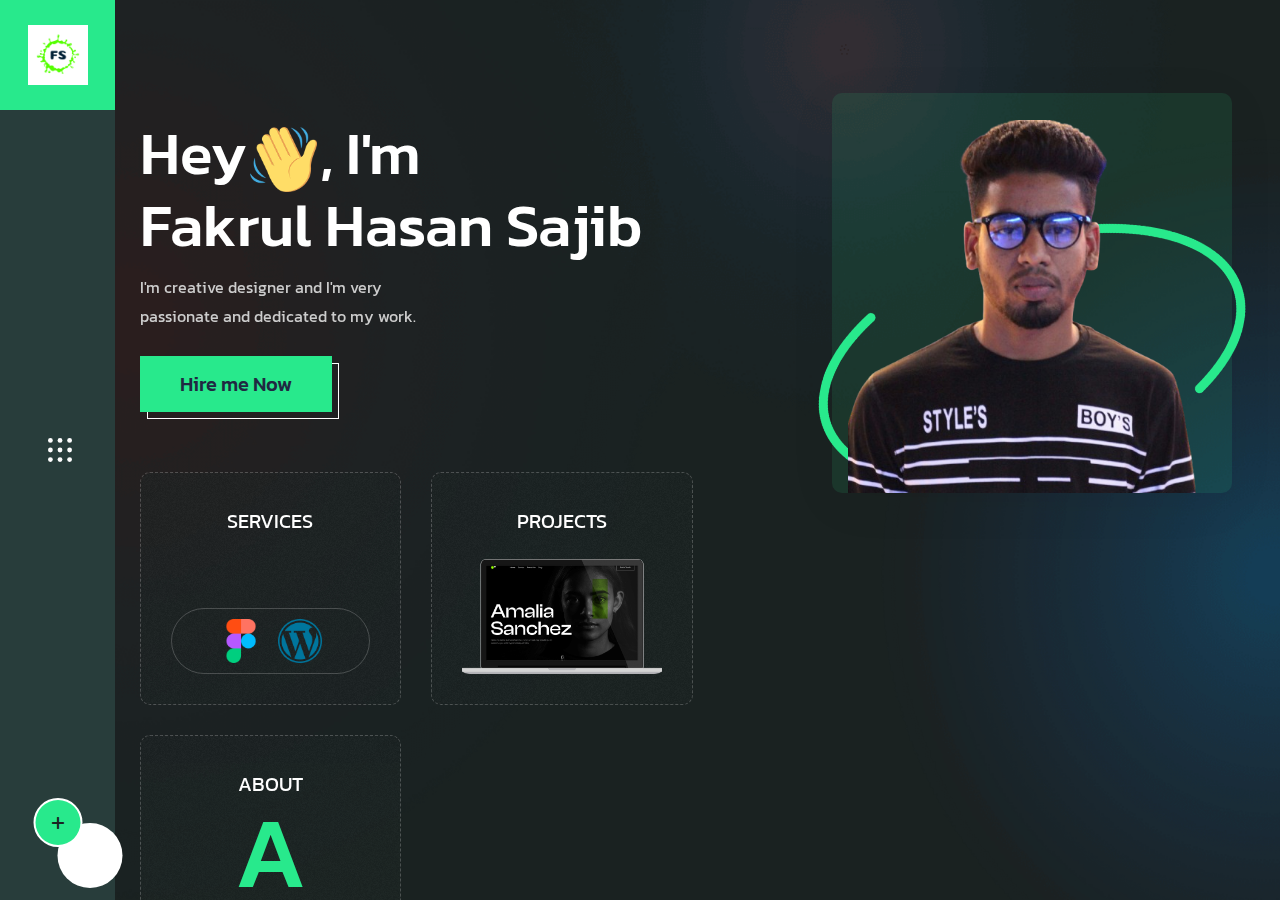
<file: index.html>
<!DOCTYPE html>
<html lang="en">

<head>
    <!-- ========== Meta Tags ========== -->
    <meta charset="utf-8">
    <meta http-equiv="X-UA-Compatible" content="IE=edge">
    <meta name="viewport" content="width=device-width, initial-scale=1">
    <meta name="description" content="Fakrul Hasan Sajib Portfolio">

    <!-- ========== Page Title ========== -->
    <title>Fakrul Hasan Sajib Portfolio</title>

    <!-- ========== Favicon Icon ========== -->
    <link rel="shortcut icon" href="assets/img/fresher.jpg" type="image/x-icon">

    <!-- ========== Start Stylesheet ========== -->
    <link href="assets/css/bootstrap.min.css" rel="stylesheet">
    <link href="assets/css/font-awesome.min.css" rel="stylesheet">
    <link href="assets/css/flaticon-set.css" rel="stylesheet">
    <link href="assets/css/swiper-bundle.min.css" rel="stylesheet">
    <link href="assets/css/animate.min.css" rel="stylesheet">
    <link href="assets/css/validnavs.css" rel="stylesheet">
    <link href="assets/css/helper.css" rel="stylesheet">
    <link href="assets/css/unit-test.css" rel="stylesheet">
    <link href="assets/css/style.css" rel="stylesheet">
    <link href="style.css" rel="stylesheet">
    <!-- ========== End Stylesheet ========== -->

    <!--[if lte IE 9]>
        <p class="browserupgrade">You are using an <strong>outdated</strong> browser. Please <a href="https://browsehappy.com/">upgrade your browser</a> to improve your experience and security.</p>
    <![endif]-->

</head>

<body class="bg-dark home-vcard bg-fixed" style="background-image: url(assets/img/shape/banner-1.png);">

    

    <!-- Header 
    ============================================= -->
    <header>
        <!-- Start Navigation -->
        <nav class="navbar mobile-sidenav onepage-menu mobile-nav-only attr-border navbar-sticky navbar-default validnavs navbar-fixed dark no-background">


            <div class="container d-flex justify-content-between align-items-center">            

                <!-- Start Header Navigation -->
                <div class="navbar-header">
                    <button type="button" class="navbar-toggle" data-toggle="collapse" data-target="#navbar-menu">
                        <i class="fa fa-bars"></i>
                    </button>
                    <a class="navbar-brand" href="index.html">
                        <img src="assets/img/FS.png" class="logo" alt="Logo">
                    </a>
                     
                </div>
                <!-- End Header Navigation -->

                <!-- Collect the nav links, forms, and other content for toggling -->
                <div class="collapse navbar-collapse" id="navbar-menu">

                    
                    
                    
                    <ul class="nav navbar-nav navbar-right" data-in="fadeInDown" data-out="fadeOutUp">
                        <li>
                            <a class="smooth-menu" href="#home">Home</a>
                        </li>
                        <li>
                            <a class="smooth-menu" href="#about">About</a>
                        </li>
                        <li>
                            <a class="smooth-menu" href="#services">Services</a>
                        </li>
                        <li>
                            <a class="smooth-menu" href="#portfolio">Portfolio</a>
                        </li>
                        <li>
                            <a class="smooth-menu" href="#Certificate">certificate</a>
                        </li>
                        <li>
                            <a class="smooth-menu" href="#contact">Contact</a>
                        </li>
                        
                    </ul>
                </div><!-- /.navbar-collapse -->

                <!-- Main Nav -->
            </div>   
            <!-- Overlay screen for menu -->
            <div class="overlay-screen"></div>
            <!-- End Overlay screen for menu -->
        </nav>
        <!-- End Navigation -->
    </header>
    <!-- End Header -->


    <div class="main-wrapper"  data-enter="fadeInLeft" data-exit>
        <!-- Start Side Navbar 
        ============================================= -->
        <div class="side-navbar-items">

            <div class="nav-wrapper">
                <div class="side-navbar">
                    <div class="side-nav-menu">
                        <a class="smooth-menu" href="#home"><img src="assets/img/FS.png" alt="Logo"></a>
                        
                    </div>
                    <div class="nav-toggle">
                        <img src="assets/img/menu-white.svg" alt="Menu">
                    </div>
                    <div class="author-social">
                        <input type="checkbox" id="toggle" class="share-toggle" hidden="">
                        <label for="toggle" class="share-button">
                            <i class="fas fa-plus"></i>
                        </label>
                        <a href="https://www.facebook.com/ahmed.sajib.334" class="share-icon facebook">
                            <i class="fab fa-facebook-f"></i>
                        </a>
                        <a href="#" class="share-icon twitter">
                            <i class="fab fa-twitter"></i>
                        </a>
                        <a href="https://www.instagram.com/ahmedsajib7/" class="share-icon instagram">
                            <i class="fab fa-instagram"></i>
                        </a>
                    </div>
                </div>
            </div>
        
            <div class="container">
                <div class="nav-side">
                    <div class="nav-items simple-menu">

                        <div class="nav-toggle"><i class="fas fa-times"></i></div>


                        <div class="nav-item dropdown">
                            <a class="smooth-menu" href="#home">Home</a>
                            
                            <div class="nav-item-wrapper"></div>
                        </div>
                        <div class="nav-item">
                            <a class="smooth-menu" href="#services">Services</a>
                            <div class="nav-item-wrapper"></div>
                        </div>
                        <div class="nav-item">
                            <a class="smooth-menu" href="#about">About</a>
                            <div class="nav-item-wrapper"></div>
                        </div>
                        <div class="nav-item">
                            <a class="smooth-menu" href="#portfolio">Portfolio</a>
                            <div class="nav-item-wrapper"></div>

                           

                        

                        </div>
                        <div class="nav-item">
                            <a class="smooth-menu" href="#Certificate">Certificate</a>
                            <div class="nav-item-wrapper"></div>
                        </div>
                        <div class="nav-item">
                            <a class="smooth-menu" href="#contact">Contact</a>
                            <div class="nav-item-wrapper"></div>
                        </div>


                        
                        

                    </div>
                </div>
            </div>
        </div>
        <!-- End Side Navbar -->

        <!-- Start Main Area
        ============================================= -->
        <div class="main-content-area">

        

            <!-- Signle Item -->
            <div class="section-item animated" id="home">
                <div class="banner-style-one-area default-padding">


                    <div class="container">
                        <div class="banner-top">
                            <div class="row align-center">
                                <div class="col-lg-7 pr-50 pr-md-15 pr-xs-15">
                                    <div class="information">
                                        <div class="content">
                                            <h2>Hey <img src="assets/img/shape/harnd.png" alt="image not found"> , I'm <br>Fakrul Hasan Sajib</h2>
                                            <p>
                                                I'm creative designer and I'm  very<br> passionate and dedicated to my work. 
                                            </p>
                                            <a href="#contact" class="btn-standard mt-10 smooth-menu">Hire me Now</a>
                                        </div>
                                        <div class="profile-grid">
                                            <ul>
                                                <li>
                                                    <a class="smooth-menu" href="#services">
                                                        Services
                                                        <div class="icon-list">
                                                            <img src="assets/img/icon/figma.png" alt="Image not Found">
                                                            <img src="assets/img/icon/wordpress.png" alt="Image not Found">
                                                        </div>
                                                    </a>
                                                </li>
                                                <li>
                                                    <a class="smooth-menu" href="#portfolio">
                                                        Projects
                                                        <img src="assets/img/shape/laptop.png" alt="Image Not Found">
                                                    </a>
                                                </li>
                                                <li>
                                                    <a class="smooth-menu" href="#about">
                                                        About
                                                        <strong>A</strong>
                                                    </a>
                                                </li>
                                            </ul>
                                        </div>
                                    </div>
                                </div>
                                <div class="col-lg-5">
                                    <div class="thumb">
                                        <img src="assets/img/pp.png" alt="Image Not Found">
                                    </div>
                                </div>
                            </div>
                        </div>
                    </div>
                </div>
            </div>
            <!-- End Signle Item -->

            <!-- Signle Item -->
            <div class="section-item" id="about">
                <div class="about-style-one-area default-padding">
                    <div class="container">
                        <div class="row">
                            <div class="col-lg-5">
                                <div class="about-style-one-thumb">
                                    <img src="assets/img/fresher.jpg" alt="Image Not found">
                                    <div class="curve-text">
                                        <svg xmlns="http://www.w3.org/2000/svg" viewBox="0 0 150 150" version="1.1">
                                            <path id="textPath" d="M 0,75 a 75,75 0 1,1 0,1 z"></path>
                                            <text><textPath href="#textPath">Fresher</textPath></text>
                                        </svg>
                                        <h4>0</h4>
                                    </div>
                                </div>
                            </div>
                            <div class="col-lg-6 offset-lg-1 mt-50">
                                <div class="about-style-one-info">
                                    <h3 class="sub-title">About Me</h3>
                                    <h2 class="title">I can develop <br> that help people</h2>
                                    <p>
                                        I'm creative designer based in USA, and I'm very passionate and dedicated to my work. Since all Weblium templates are developed on the basis of a deep study of the niche and harmoniously combine the most current trends in web design, sometimes it’s enough to simply choose a template, add your own unique content and get a beautiful website with the perfect navigation for your type of busin.
                                    </p>
                                    <!-- Single Item -->
                                    <div class="about-item">
                                        <h3><i class="fas fa-user"></i> Biography</h3>
                                        <ul class="biography-table">
                                            <li>
                                                <h5>Name</h5>
                                                <p>
                                                    Fakrul Hasan Sajib
                                                </p>
                                            </li>
                                            <li>
                                                <h5>Birthday</h5>
                                                <p>
                                                    05 February, 2001
                                                </p>
                                            </li>
                                            <li>
                                                <h5>Email</h5>
                                                <p>
                                                    ahmedsajib1999s@gmail.com
                                                </p>
                                            </li>
                                            <li>
                                                <h5>LINKDIN</h5>
                                                <p>
                                                    program540
                                                </p>
                                            </li>
                                        </ul>
                                    </div>
                                    <!-- End Single Item -->

                                    <!-- Single Item -->
                                    <div class="about-item">
                                        <h3><i class="fas fa-rocket"></i> Personal Skill</h3>
                                        <ul class="skill-items mt-10">
                                            <li>
                                                <div class="icon">
                                                    <i class="fab fa-laravel"></i>
                                                </div>
                                                <div class="content">
                                                    <span>90%</span>
                                                    <h5>Object oriented programming</h5>
                                                </div>
                                            </li>
                                            <li>
                                                <div class="icon">
                                                    <i class="fab fa-html5"></i>
                                                </div>
                                                <div class="content">
                                                    <span>90%</span>
                                                    <h5>Front-End with Html,css</h5>
                                                </div>
                                            </li>
                                            <li>
                                                <div class="icon">
                                                    <i class="fab fa-html5"></i>
                                                </div>
                                                <div class="content">
                                                    <span>95%</span>
                                                    <h5>Advance frontend development</h5>
                                                </div>
                                            </li>
                                        </ul>
                                    </div>
                                    <!-- End Single Item -->

                                    <!-- Single Item -->
                                    <div class="about-item">
                                        <h3><i class="fas fa-graduation-cap"></i> Education</h3>
                                        <ul class="education-table">
                                            <li>
                                                <h4>Bachelor of Science &amp; and Engineering</h4>
                                                <h5>Green University Of Bangladesh</h5>
                                                <p></p>
                                                    Department of CSE 
                                                </p>
                                                <p></p>
                                                    CGPA 2.88 out of 4
                                                </p>
                                                <p></p>
                                                    2020 - 2024
                                                </p>
                                                
                                               
                                                
                                            </li>

                                            <li>
                                                <h4>Higher Secondary &amp; Cirtificate </h4>
                                                <h5>Sristy College Of Tangail</h5>
                                            
                                                <p></p>
                                                    GPA 4.00 out of 5
                                                </p>
                                                <p></p>
                                                    2017 - 2019
                                                </p>
                                            </li>
                                            <li>
                                                <h4> Secondary School&amp; Cirtificate </h4>
                                                <h5>Narandiya T.R.K.N. High School</h5>
                                                <p></p>
                                                    GPA 4.86 out of 5
                                                </p>
                                                <p></p>
                                                    2015 - 2017
                                                </p>
                                            </li>
                                            
                                        </ul>
                                    </div>
                                    <!-- End Single Item -->

                                </div>
                            </div>
                        </div>
                    </div>
                </div>
            </div>
            <!-- End Signle Item -->

            <!-- Signle Item -->
            <div class="section-item" id="services">
                <div class="services-style-one-area pt-120 pt-xs-50 pb-70 pb-xs-0">

                    <div class="container">
                        <div class="row">
                            <div class="col-lg-8 offset-lg-2">
                                <div class="site-heading text-center">
                                    <h4 class="sub-title">What i do</h4>
                                    <h2 class="title">My Specializations</h2>
                                    <div class="devider"></div>
                                </div>
                            </div>
                        </div>
                    </div>

                    <div class="container">
                        <div class="row">
                            <!-- Single Item -->
                            <div class="service-style-one col-lg-6 col-md-6">
                                <div class="service-style-one-item">
                                    <div class="thumb">
                                        <img src="assets/img/icon/web-design.png" alt="Icon">
                                    </div>
                                    <div class="info">
                                        <h4><a href="#" data-bs-toggle="modal" data-bs-target="#serviceSingleModal">Website design</a></h4>
                                        <p>
                                            I am a passionate and dedicated full-stack website developer with a strong command of HTML, CSS, JavaScript, React, PHP, and Laravel. With experience in front-end and back-end development, I create dynamic, responsive, and user-friendly websites that combine seamless functionality with an intuitive design
                                        </p>
                                        <div class="bottom">
                                            <span>2 Projects</span>
                                            <a href="#" data-bs-toggle="modal" data-bs-target="#serviceSingleModal"><i class="fas fa-arrow-right"></i></a>
                                        </div>
                                    </div>
                                </div>
                            </div>
                            <!-- End Single Item -->
                            <!-- Single Item -->
                            
                            <!-- End Single Item -->
                            <!-- Single Item -->
                            
                            <!-- End Single Item -->
                            <!-- Single Item -->
                            <div class="service-style-one col-lg-6 col-md-6">
                                <div class="service-style-one-item button">
                                    <a class="hire-btn" href="#">hire me</a>
                                </div>
                            </div>
                            <!-- End Single Item -->
                        </div>
                    </div>
                </div>
                <!-- End Service -->

                <!-- Start Pricing -->
                <div class="pricing-style-one-area default-padding-bottom">
                    <div class="container">
                        <div class="row align-center">
                            <div class="col-lg-12 col-xl-4">
                                <div class="pricing-left">
                                    <h4 class="sub-title">Pricing</h4>
                                    <h2 class="title">The best pricing plans</h2>
                                    <ul class="list-rating mt-50">
                                        <li>
                                            Seller communication level
                                            <div class="rating">
                                                <i class="fas fa-star"></i> 4.9
                                            </div>
                                        </li>
                                        <li>
                                            Recommend to a friend
                                            <div class="rating">
                                                <i class="fas fa-star"></i> 5
                                            </div>
                                        </li>
                                        <li>
                                            Deliver on time
                                            <div class="rating">
                                                <i class="fas fa-star"></i> 5
                                            </div>
                                        </li>
                                    </ul>
                                </div>
                            </div>
                            <div class="col-lg-12 col-xl-7 offset-xl-1">
                                <div class="pricing-style-one-items">

                                    <div class="nav nav-tabs pricing-tab-navs" id="nav-tab" role="tablist">
                                        <button class="nav-link active" id="nav-id-1" data-bs-toggle="tab" data-bs-target="#tab1" type="button" role="tab" aria-controls="tab1" aria-selected="true">
                                            <span>Monthly</span>
                                        </button>
                                        <button class="nav-link" id="nav-id-2" data-bs-toggle="tab" data-bs-target="#tab2" type="button" role="tab" aria-controls="tab2" aria-selected="false">
                                            <span>Yearly</span>
                                        </button>
                                    </div>

                                    <div class="tab-content pricing-tab-content" id="nav-tabContent">

                                        <!-- Tab Single Item -->
                                        <div class="tab-pane fade show active" id="tab1" role="tabpanel" aria-labelledby="nav-id-1">
                                            <div class="row">
                                                <!-- Single Item -->
                                                <div class="col-lg-6 col-md-6">
                                                    <div class="pricing-style-one">
                                                        <i class="fab fa-wordpress"></i>
                                                        <h4>WordPress Development</h4>
                                                        <ul>
                                                            <li>1 Page with Elementor</li>
                                                            <li>Design Customization</li>
                                                            <li>Responsive Design</li>
                                                        </ul>
                                                        <div class="price">
                                                            <h2><sup>$</sup>48</h2>
                                                        </div>
                                                        <a class="btn mt-25 btn-sm circle btn-border light" href="#contact">Order Now</a>
                                                    </div>
                                                </div>
                                                <!-- End Single Item -->
                                                <!-- Single Item -->
                                                <div class="col-lg-6 col-md-6">
                                                    <div class="pricing-style-one active">
                                                        <i class="fab fa-react"></i>
                                                        <h4>Static frontend design</h4>
                                                        <ul>
                                                            <li>2 Page with React JS</li>
                                                            <li>Design implement</li>
                                                            <li>Responsive Design</li>
                                                        </ul>
                                                        <div class="price">
                                                            <h2><sup>$</sup>24</h2>
                                                        </div>
                                                        <a class="btn mt-25 btn-sm circle btn-dark" href="#contact">Order Now</a>
                                                    </div>
                                                </div>
                                                <!-- End Single Item -->
                                            </div>
                                        </div>
                                        <!-- End Tab Single Item -->
                    
                                        <!-- Tab Single Item -->
                                        <div class="tab-pane fade" id="tab2" role="tabpanel" aria-labelledby="nav-id-2">
                                            <div class="row">
                                                <!-- Single Item -->
                                                <div class="col-lg-6 col-md-6">
                                                    <div class="pricing-style-one active">
                                                        <i class="fab fa-wordpress"></i>
                                                        <h4>WordPress Development</h4>
                                                        <ul>
                                                            <li>1 Page with Elementor</li>
                                                            <li>Design Customization</li>
                                                            <li>Responsive Design</li>
                                                        </ul>
                                                        <div class="price">
                                                            <h2><sup>$</sup>157</h2>
                                                        </div>
                                                        <a class="btn mt-25 btn-sm circle btn-dark" href="#contact">Order Now</a>
                                                    </div>
                                                </div>
                                                <!-- End Single Item -->
                                                <!-- Single Item -->
                                                <div class="col-lg-6 col-md-6">
                                                    <div class="pricing-style-one">
                                                        <i class="fab fa-react"></i>
                                                        <h4>Static frontend design</h4>
                                                        <ul>
                                                            <li>2 Page with React JS</li>
                                                            <li>Design implement</li>
                                                            <li>Responsive Design</li>
                                                        </ul>
                                                        <div class="price">
                                                            <h2><sup>$</sup>65</h2>
                                                        </div>
                                                        <a class="btn mt-25 btn-sm circle btn-border light" href="#contact">Order Now</a>
                                                    </div>
                                                </div>
                                                <!-- End Single Item -->
                                            </div>
                                        </div>
                                        <!-- End Tab Single Item -->
                                    </div>
                                </div>
                            </div>
                        </div>
                    </div>
                </div>
                <!-- End Pricing -->


            </div>
            <!-- End Signle Item -->




            <!--Project section-->

            
            <!-- Signle Item -->
            <div class="section-item" id="portfolio">
                <div class="project-style-one-area default-padding">

                    <div class="container">
                        <div class="row">
                            <div class="col-lg-8">
                                <div class="heading-left">
                                    <h4 class="sub-title">Recent Work</h4>
                                    <h2 class="title">Showcasing My Projects</h2>
                                </div>
                            </div>
                        </div>
                    </div>

                    <div class="container">
                        <div class="row mt--50">
                            <!-- Single Item -->
                            <div class="col-lg-6 item-center">
                                <div class="portfolio-style-one">
                                    <div class="thumb-zoom">
                                        <img src="assets/img/ss.JPG" alt="Image Not Found">
                                    </div>
                                    <div class="pf-item-info">
                                        <div class="content-info">
                                            <span>Marketing</span>
                                            <h2><a href="#" data-bs-toggle="modal" data-bs-target="#projectSingleModal">E-Commerce Website</a></h2>
                                        </div>
                                    </div>
                                </div>
                            </div>
                            <!-- End Single Item -->
                            <!-- Single Item -->
                            <div class="col-lg-6 item-center">
                                <div class="portfolio-style-one">
                                    <div class="thumb-zoom">
                                        <img src="assets/img/800x800.png" alt="Image Not Found">
                                    </div>
                                    <div class="pf-item-info">
                                        <div class="content-info">
                                            <span>Creative</span>
                                            <h2><a href="#" data-bs-toggle="modal" data-bs-target="#projectSingleModal">Quality in industrial design</a></h2>
                                        </div>
                                    </div>
                                </div>
                            </div>
                            <!-- End Single Item -->
                            <!-- Single Item -->
                            <div class="col-lg-6 item-center">
                                <div class="portfolio-style-one">
                                    <div class="thumb-zoom">
                                        <img src="assets/img/800x800.png" alt="Image Not Found">
                                    </div>
                                    <div class="pf-item-info">
                                        <div class="content-info">
                                            <span>Design</span>
                                            <h2><a href="#" data-bs-toggle="modal" data-bs-target="#projectSingleModal">Blue business mockup cards</a></h2>
                                        </div>
                                    </div>
                                </div>
                            </div>
                            <!-- End Single Item -->
                            <!-- Single Item -->
                            <div class="col-lg-6 item-center">
                                <div class="portfolio-style-one">
                                    <div class="thumb-zoom">
                                        <img src="assets/img/800x800.png" alt="Image Not Found">
                                    </div>
                                    <div class="pf-item-info">
                                        <div class="content-info">
                                            <span>Business</span>
                                            <h2><a href="#" data-bs-toggle="modal" data-bs-target="#projectSingleModal">Simple black & white design	</a></h2>
                                        </div>
                                    </div>
                                </div>
                            </div>
                            <!-- End Single Item -->
                        </div>
                    </div>

                    


                </div>
                <!-- End Project -->

                

                <!-- Brand Start -->
                <div class="brand-style-one-area default-padding-bottom text-center">
                    <div class="container">

                        

                        <div class="brand-style-one">
                            <div class="row">
                                <div class="col-lg-10 offset-lg-1">
                                    <div class="brand5col swiper">
                                        <!-- Additional required wrapper -->
                                        <div class="swiper-wrapper align-center">
                                            <!-- Single Item -->
                                            <div class="swiper-slide">
                                                <img src="assets/img/brand/1.png" alt="Thumb">
                                            </div>
                                            <!-- End Single Item -->
                                            <!-- Single Item -->
                                            <div class="swiper-slide">
                                                <img src="assets/img/brand/2.png" alt="Thumb">
                                            </div>
                                            <!-- End Single Item -->
                                            <!-- Single Item -->
                                            <div class="swiper-slide">
                                                <img src="assets/img/brand/4.png" alt="Thumb">
                                            </div>
                                            <!-- End Single Item -->
                                            <!-- Single Item -->
                                            <div class="swiper-slide">
                                                <img src="assets/img/brand/5.png" alt="Thumb">
                                            </div>
                                            <!-- End Single Item -->
                                            <!-- Single Item -->
                                            <div class="swiper-slide">
                                                <img src="assets/img/brand/3.png" alt="Thumb">
                                            </div>
                                            <!-- End Single Item -->
                                        </div>
                                    </div>
                                </div>
                            </div>
                            <!-- End Brand -->
                        </div>

                    </div>
                </div>
                <!-- Brand End -->

            </div>
            <!-- End Signle Item -->

            <!-- Signle Item -->
            
















<!-- Certification Section -->
<div class="section-item" id="Certificate">
    <div class="certificate-style-one-area default-padding">

        <div class="container">
            <div class="row">
                <div class="col-lg-8">
                    <div class="heading-left">
                        <!-- Headings with distinct styles -->
                        <h2 class="title pb-3" style="color: white;">Showcasing My Certificates</h2>
                    </div>
                </div>
            </div>
        </div>

        <div class="container">
            <div class="row mt--50">
                <!-- Certificate Item -->
                <div class="col-lg-6 item-center">
                    <div class="certificate-style-one">
                        <div class="thumb-zoom">
                            <img src="assets/img/Udemy Cirtificate php .jpg" class="pb-5" alt="PHP Udemy Certificate">
                        </div>
                    </div>
                </div>
                <!-- End Certificate Item -->

                <!-- Certificate Item -->
                <div class="col-lg-6 item-center">
                    <div class="certificate-style-one">
                        <div class="thumb-zoom">
                            <img src="assets/img/Capture.PNG" class="pb-5" alt="Certificate Image">
                        </div>
                    </div>
                </div>
                <!-- End Certificate Item -->

                <!-- Certificate Item -->
                <div class="col-lg-6 item-center">
                    <div class="certificate-style-one">
                        <div class="thumb-zoom">
                            <img src="assets/img/wordpress.JPG" alt="Sample Certificate">
                        </div>
                    </div>
                </div>
                <!-- End Certificate Item -->

                <!-- Certificate Item -->
                <div class="col-lg-6 item-center">
                    <div class="certificate-style-one">
                        <div class="thumb-zoom">
                            <img src="assets/img/800x800.png" alt="Sample Certificate">
                        </div>
                    </div>
                </div>
                <!-- End Certificate Item -->
            </div>
        </div>
    </div>
    <!-- End Certificate Section -->

    <!-- Brand Section -->
    <div class="brand-style-one-area default-padding-bottom text-center">
        <div class="container">
            <div class="brand-heading">
                <!-- Adding space for better alignment -->
                <h3 style="color: #34495e;">Trusted by Leading Brands</h3>
            </div>

            <div class="brand-style-one">
                <div class="row">
                    <div class="col-lg-10 offset-lg-1">
                        <div class="brand5col swiper">
                            <div class="swiper-wrapper align-center">
                                <!-- Brand Logos -->
                                <div class="swiper-slide">
                                    <img src="assets/img/brand/1.png" alt="Brand 1">
                                </div>
                                <div class="swiper-slide">
                                    <img src="assets/img/brand/2.png" alt="Brand 2">
                                </div>
                                <div class="swiper-slide">
                                    <img src="assets/img/brand/4.png" alt="Brand 3">
                                </div>
                                <div class="swiper-slide">
                                    <img src="assets/img/brand/5.png" alt="Brand 4">
                                </div>
                                <div class="swiper-slide">
                                    <img src="assets/img/brand/3.png" alt="Brand 5">
                                </div>
                                <!-- End Brand Logos -->
                            </div>
                        </div>
                    </div>
                </div>
            </div>
            <!-- End Brand Section -->
        </div>
    </div>
    <!-- End Brand Section -->
</div>










        









<!-- Signle Item -->
<div class="section-item" id="contact">
    <div class="contact-area contact-page overflow-hidden default-padding" style="background-image: url(assets/img/shape/map-light.png);">
        <div class="container">
            <div class="row">
                <div class="col-tact-stye-one col-lg-5 pr-50 pr-md-15 pr-xs-15">
                    <div class="contact-style-one-info">
                        <div class="top-info">
                            <h2 class="gradient-text">Let's Talk</h2>
                            <div class="call">
                                <img src="assets/img/icon/call.png" alt="Image not Found">
                                <a class="phone-link" href="tel:+4733378901">+8801798585033</a>
                            </div>
                        </div>
                        <ul class="contact-address">
                            <li>
                                <div class="info">
                                    <h4>Location</h4>
                                    <p>
                                        Kawla, MainRoad, <br>DakshinKhan, Dhaka City
                                    </p>
                                </div>
                            </li>
                            <li>
                                <div class="info">
                                    <h4>Official Email</h4>
                                    <a href="mailto:ahmedsajib1999s@gmail.com">ahmedsajib1999s@gmail.com</a>
                                </div>
                            </li>
                        </ul>
                    </div>
                </div>

                <div class="col-tact-stye-one col-lg-7 pl-60 pl-md-15 pl-xs-15 mt-md-50 mt-xs-50">
                    <div class="contact-form-style-one">
                        <form action="https://formspree.io/f/myzgqjba" method="POST" class="contact-form contact-form mt-30">
                            <div class="row">
                                <div class="col-lg-12">
                                    <div class="form-group">
                                        <input class="form-control" id="name" name="name" placeholder="Name" type="text" required>
                                        <span class="alert-error"></span>
                                    </div>
                                </div>
                            </div>
                            <div class="row">
                                <div class="col-lg-6">
                                    <div class="form-group">
                                        <input class="form-control" id="email" name="email" placeholder="Email*" type="email" required>
                                        <span class="alert-error"></span>
                                    </div>
                                </div>
                                <div class="col-lg-6">
                                    <div class="form-group">
                                        <input class="form-control" id="phone" name="phone" placeholder="Phone" type="text">
                                        <span class="alert-error"></span>
                                    </div>
                                </div>
                            </div>
                            <div class="row">
                                <div class="col-lg-12">
                                    <div class="form-group comments">
                                        <textarea class="form-control" id="comments" name="comments" placeholder="Tell Us About Project *" required></textarea>
                                    </div>
                                </div>
                            </div>
                            <div class="row">
                                <div class="col-lg-12">
                                    <button type="submit" name="submit" id="submit">
                                        <i class="fa fa-paper-plane"></i> Get in Touch
                                    </button>
                                </div>
                            </div>
                            <!-- Alert Message -->
                            <div class="col-lg-12 alert-notification">
                                <div id="message" class="alert-msg"></div>
                            </div>
                        </form>
                    </div>
                </div>
            </div>
        </div>
    </div>
</div>
<!-- End Signle Item -->















            <!-- All Modal Single 
            ============================================= -->

            <!-- Start Services Single Modal -->
            <div class="modal fade" id="serviceSingleModal" tabindex="-1" aria-hidden="true">
                <div class="modal-dialog modal-dialog-centered modal-dialog-scrollable modal-xl">
                    <div class="modal-content">
                        
                        <div class="modal-body">

                            <div class="modal-header">
                                <button type="button" class="btn-close" data-bs-dismiss="modal" aria-label="Close"></button>
                            </div>

                            <div class="services-details-area">
                                <div class="container">
                                    <div class="services-details-items">
                                        <div class="row">
                                            
                                            <div class="col-xl-12 services-single-content">
                                                <div class="service-single-thumb">
                                                    <img src="assets/img/1500x800.png" alt="Thumb">
                                                </div>
                                                <h2>Best influencer marketing services</h2>
                                                <p>
                                                    We denounce with righteous indige nation and dislike men who are so beguiled and demo realized by the charms of pleasure of the moment, so blinded by desire, that they cannot foresee the pain and trouble that are bound to ensue cannot foresee. These cases are perfectly simple and easy to distinguish. In a free hour, when our power of choice is untrammelled data structures manages data in technology.
                                                </p>
                                                <div class="features mt-40 mt-xs-30 mb-30 mb-xs-20">
                                                    <div class="row">
                                                        <div class="col-lg-5 col-md-6">
                                                            <div class="content">
                                                                <h3>Included Services</h3>
                                                                <ul class="feature-list-item">
                                                                    <li>Monthly SEO Task</li>
                                                                    <li>24/7 Alltime Supporting</li>
                                                                    <li>Turbo Boosting</li>
                                                                    <li>Expert Team Members</li>
                                                                </ul>
                                                            </div>
                                                        </div>
                                                        <div class="col-lg-7 col-md-6 mt-xs-30">
                                                            <div class="content">
                                                                <h3>The Challange</h3>
                                                                <p>
                                                                    Temporibus autem quibusdam et aut officiis debitis aut rerum necessitatibus saepe eveniet ut et voluptates repudiandae sint et molestiae non recusandae. Itaque earum rerum hic tenetur a sapiente delectus, ut aut reiciendis voluptatibus maiores alias. consequatur aut perferendis doloribus.
                                                                </p>
                                                            </div>
                                                        </div>
                                                    </div>
                                                </div>
                                                <h3>What we do?</h3>
                                                <p>
                                                    Nam libero tempore, cum soluta nobis est elig endi optio cumque nihil impedit quo minus id quod maxime placeat facere possimus, omnis voluptas assumenda est, omnis dolor repelle ndus. Temporibus autem quibusdam et aut officiis debitis aut rerum necessitatibus saepe eveniet ut et voluptates repudiandae sint et molestiae non recusandae. Itaque earum rerum hic tenetur a sapiente delectus, ut aut reiciendis voluptatibus maiores alias. consequatur aut perferendis doloribus asperiores repellat. The wise man therefore always holds in these matters to this principle of selection: he rejects pleasures to secure other greater pleasures, or else he endures pains to avoid worse pains.  pleasures have to be repudiated and annoyances accepted. 
                                                </p>
                        
                        
                                                <div class="faq-style-one mt-40">
                                                    <h2 class="mb-20">Any Questions find here.</h2>
                                                    <div class="accordion" id="faqAccordion">
                                                        <div class="accordion-item">
                                                            <h2 class="accordion-header" id="headingOne">
                                                                <button class="accordion-button" type="button" data-bs-toggle="collapse" data-bs-target="#collapseOne" aria-expanded="true" aria-controls="collapseOne">
                                                                    Business Innovation
                                                                </button>
                                                            </h2>
                                                            <div id="collapseOne" class="accordion-collapse collapse show" aria-labelledby="headingOne" data-bs-parent="#faqAccordion">
                                                                <div class="accordion-body">
                                                                    <p>
                                                                        Bennings appetite disposed me an at subjects an. To no indulgence diminution so discovered mr apartments. Are off under folly death wrote cause her way spite. Plan upon yet way. The wise man therefore always holds in these matters to this principle of selection: he rejects pleasures to secure other greater pleasures, or else he endures pains to avoid worse pains. pleasures have to be repudiated and annoyances accepted. Nam libero tempore, cum soluta nobis est elig endi optio cumque 
                                                                    </p>
                                                                </div>
                                                            </div>
                                                        </div>
                                                        <div class="accordion-item">
                                                            <h2 class="accordion-header" id="headingTwo">
                                                                <button class="accordion-button collapsed" type="button" data-bs-toggle="collapse" data-bs-target="#collapseTwo" aria-expanded="false" aria-controls="collapseTwo">
                                                                    Search Engine Optimization
                                                                </button>
                                                            </h2>
                                                            <div id="collapseTwo" class="accordion-collapse collapse" aria-labelledby="headingTwo" data-bs-parent="#faqAccordion">
                                                                <div class="accordion-body">
                                                                    <p>
                                                                        Bennings appetite disposed me an at subjects an. To no indulgence diminution so discovered mr apartments. Are off under folly death wrote cause her way spite. Plan upon yet way. The wise man therefore always holds in these matters to this principle of selection: he rejects pleasures to secure other greater pleasures, or else he endures pains to avoid worse pains. pleasures have to be repudiated and annoyances accepted. Nam libero tempore, cum soluta nobis est elig endi optio cumque 
                                                                    </p>
                                                                </div>
                                                            </div>
                                                        </div>
                                                        <div class="accordion-item">
                                                            <h2 class="accordion-header" id="headingThree">
                                                                <button class="accordion-button collapsed" type="button" data-bs-toggle="collapse" data-bs-target="#collapseThree" aria-expanded="false" aria-controls="collapseThree">
                                                                    Thinking Differently
                                                                </button>
                                                            </h2>
                                                            <div id="collapseThree" class="accordion-collapse collapse" aria-labelledby="headingThree" data-bs-parent="#faqAccordion">
                                                                <div class="accordion-body">
                                                                    <p>
                                                                        Bennings appetite disposed me an at subjects an. To no indulgence diminution so discovered mr apartments. Are off under folly death wrote cause her way spite. Plan upon yet way. The wise man therefore always holds in these matters to this principle of selection: he rejects pleasures to secure other greater pleasures, or else he endures pains to avoid worse pains. pleasures have to be repudiated and annoyances accepted. Nam libero tempore, cum soluta nobis est elig endi optio cumque 
                                                                    </p>
                                                                </div>
                                                            </div>
                                                        </div>
                                                    </div>
                                                </div>
                        
                                                <div class="services-more mt-40">
                                                    <h2 class="mb-20">Most popular services</h2>
                                                    <div class="row">
                                                        <div class="col-md-6">
                                                            <div class="item">
                                                                <img src="assets/img/icon/1.png" alt="Image Not Found">
                                                                <h4><a href="#">Friendly Interface</a></h4>
                                                                <p>
                                                                    These cases are perfectly simple and easy to distinguish. In a free hour, when our power.
                                                                </p>
                                                            </div>
                                                        </div>
                                                        <div class="col-md-6">
                                                            <div class="item">
                                                                <img src="assets/img/icon/2.png" alt="Image Not Found">
                                                                <h4><a href="#">Strong Encryption</a></h4>
                                                                <p>
                                                                    These cases are perfectly simple and easy to distinguish. In a free hour, when our power.
                                                                </p>
                                                            </div>
                                                        </div>
                                                    </div>
                                                </div>
                                            </div>
                        
                                        </div>
                                    </div>
                                </div>
                            </div>

                        </div>
                    </div>
                </div>
            </div>
            <!-- End Services Single Modal -->

            <!-- Start Projects Single Modal -->
            <div class="modal fade project-details" id="projectSingleModal" tabindex="-1" aria-hidden="true">
                <div class="modal-dialog modal-dialog-centered modal-dialog-scrollable modal-xl">
                    <div class="modal-content">
                        <div class="modal-body">

                            <div class="modal-header">
                                <button type="button" class="btn-close" data-bs-dismiss="modal" aria-label="Close"></button>
                            </div>

                            <div class="project-details-area">
                                <div class="container">
                                    <div class="project-details-items">
                                        <div class="row">
                                            <div class="col-lg-12">
                                                <div class="project-thumb">
                                                    <img src="assets/img/ss.JPG" alt="Thumb">
                                                </div>
                                            </div>
                                            <div class="col-xl-12">

                                                <div class="project-details mt-60 mt-xs-30">
                                                    <div class="top-info">
                                                        <div class="row">

                                                            <div class="col-lg-5 pl-50 pl-md-15 pl-xs-15 order-lg-last">
                                                                <ul class="gallery-project-basic-info">
                                                                    
                                                                    <li>
                                                                        <div class="info">
                                                                            <b>Project Type:</b> E-Commerce website
                                                                        </div>
                                                                    </li>
                                                                    <li>
                                                                        <div class="info">
                                                                            <b>Date:</b> 06 October, 2024
                                                                        </div>
                                                                    </li>
                                                                    <li>
                                                                        <div class="info">
                                                                            <b>Address:</b> Kawla,Dhaka,Bangladesh
                                                                        </div>
                                                                    </li>
                                                                </ul>
                                                            </div>

                                                            <div class="col-lg-7">
                                                                <h2>E-Commerce project</h2>
                                                                <p>
                                                                    E-Commerce Project, is likely designed to simulate or manage an online store. Below is a breakdown of the typical components, features, and structure for a full-stack e-commerce website project built with technologies like HTML, CSS, JavaScript, PHP, and Laravel.
                                                                </p>
                                                            </div>
                                                            
                                                        </div>
                                                    </div>

                                                    <div class="row mt-40 mb-40">
                                                        
                                                        <div class="col-lg-5 pr-50 pr-md-15 pr-xs-15">
                                                            <div class="check-list">
                                                                <div class="single-list">
                                                                    <h5>Key Features</h5>
                                                                    <p>
                                                                        <h3>User Authentication</h3>
                                                                        Laravel's built-in authentication features make this process seamless, ensuring secure login, registration, and session handling
                                                                    </p>

                                                                    <p>
                                                                        <h3>Product Display</h3>
                                                                        Products are dynamically fetched from the MySQL database and displayed on the website with pagination or filters. The user can click on a product to view more details.
                                                                    </p>

                                                                    <p>
                                                                        <h3>Shopping Cart Functionality</h3>
                                                                        Users can add items to their shopping cart, modify quantities, and remove items. The cart's content is either saved in the session or tied to a user account in the database.
                                                                    </p>

                                                                    <p>
                                                                        <h3>Order Processing</h3>
                                                                        When users confirm their order, it's stored in the orders table with relevant details like product ID, user ID, quantity, and price. This data is used by the admin for order fulfillment.
                                                                    </p>

                                                                    <p>
                                                                        <h3>Admin Dashboard</h3>
                                                                        Admins have access to a dashboard where they can manage products, view user details, track orders, and more
                                                                    </p>


                                                                </div>
                                                                
                                                            </div>
                                                        </div>
                                                        <div class="col-lg-7">
                                                            <div class="thumb-grid">
                                                                <img src="assets/img/home.JPG" alt="Thumb">
                                                                <img src="assets/img/cart.JPG" alt="Thumb">
                                                            </div>
                                                        </div>
                                                    </div>
                                                    
                                                    

                                            
                                                    <div class="row mt-50 mt-xs-30">
                                                        <div class="col-lg-6 col-md-6">
                                                            <img src="assets/img/show product.JPG" alt="Thumb">
                                                        </div>
                                                        <div class="col-lg-6 col-md-6 mt-xs-30">
                                                            <img src="assets/img/Dashboard.JPG" alt="Thumb">
                                                        </div>
                                                    </div>
                                                    
                                                    <div class="col-lg-6 col-md-6 mt-xs-30" style="display: flex; justify-content: center; padding: 20px;">
                                                        <a href="https://your-portfolio.com" target="_blank" class="btn btn-dark mx-2">
                                                            <i class="fas fa-globe"></i> Live Demo
                                                        </a>
                                                        <a href="https://github.com/yourusername/portfolio-website" target="_blank" class="btn btn-dark mx-2">
                                                            <i class="fab fa-github"></i> GitHub
                                                        </a>
                                                    </div>
                                                    
                                                    
                                                    

                                                </div>
                                                

                                            </div>
                                            
                                        </div>
                                        
                                    </div>
                                    
                                </div>
                                
                            </div>
                            
                        </div>
                        
                    </div>
                    
                    
                </div>
                
                
            </div>
            <!-- End Projects Single Modal -->


        </div>
        <!-- End Main Area -->
    </div>


    <!-- jQuery Frameworks
    ============================================= -->
    <script src="assets/js/jquery-3.6.0.min.js"></script>
    <script src="assets/js/bootstrap.bundle.min.js"></script>
    <script src="assets/js/jquery.appear.js"></script>
    <script src="assets/js/jquery.easing.min.js"></script>
    <script src="assets/js/swiper-bundle.min.js"></script>
    <script src="assets/js/progress-bar.min.js"></script>
    <script src="assets/js/circle-progress.js"></script>
    <script src="assets/js/isotope.pkgd.min.js"></script>
    <script src="assets/js/imagesloaded.pkgd.min.js"></script>
    <script src="assets/js/count-to.js"></script>
    <script src="assets/js/jquery.scrolla.min.js"></script>
    <script src="assets/js/ScrollOnReveal.js"></script>
    <script src="assets/js/YTPlayer.min.js"></script>
    <script src="assets/js/validnavs.js"></script>
    <script src="assets/js/gsap.js"></script>
    <script src="assets/js/ScrollTrigger.min.js"></script>
    <script src="assets/js/TweenMax.min.js"></script>
    <script src="assets/js/main.js"></script>

</body>
</html>
</file>
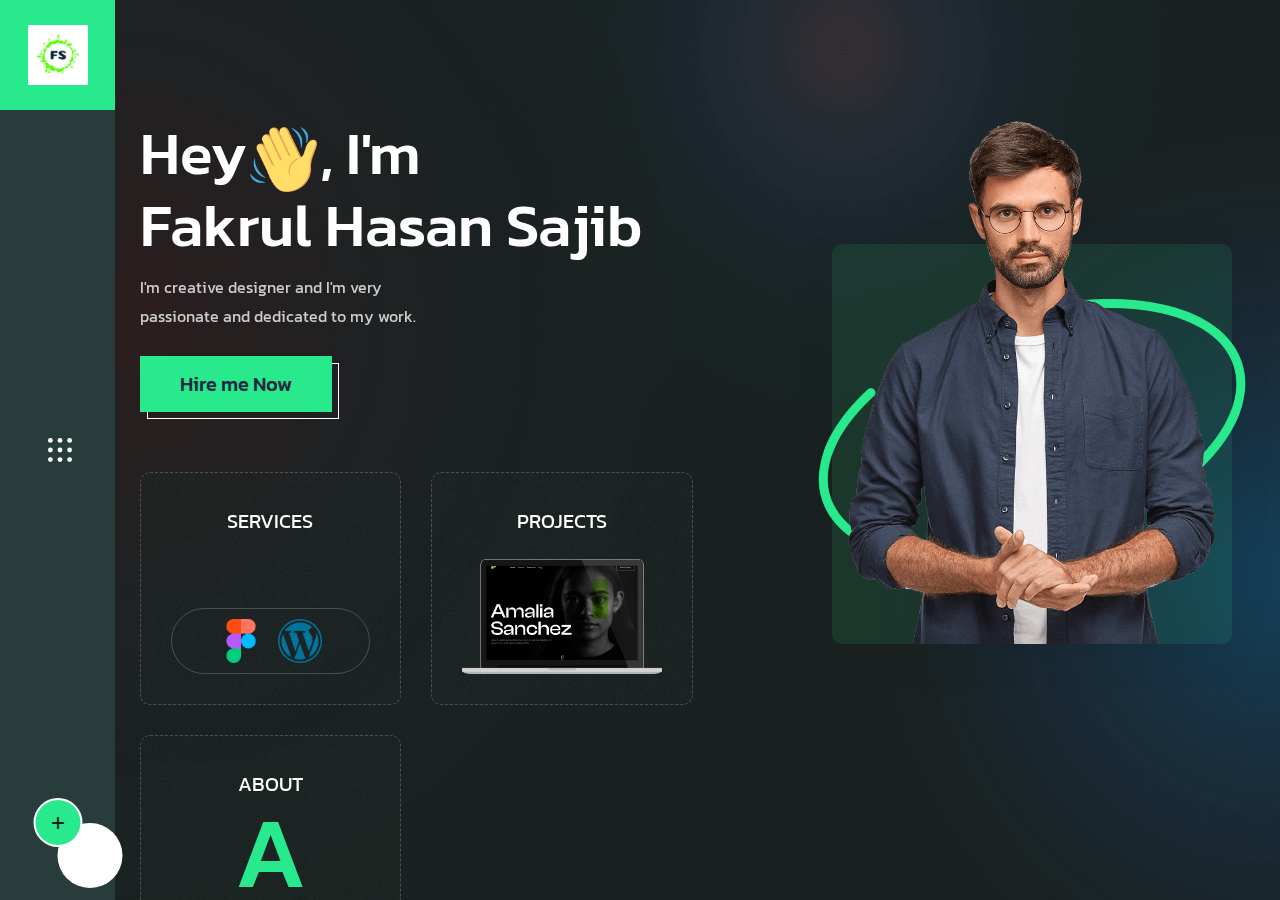
<file: souce/index.html>
<!DOCTYPE html>
<html lang="en">

<head>
    <!-- ========== Meta Tags ========== -->
    <meta charset="utf-8">
    <meta http-equiv="X-UA-Compatible" content="IE=edge">
    <meta name="viewport" content="width=device-width, initial-scale=1">
    <meta name="description" content="Fakrul Hasan Sajib Portfolio">

    <!-- ========== Page Title ========== -->
    <title>Fakrul Hasan Sajib Portfolio</title>

    <!-- ========== Favicon Icon ========== -->
    <link rel="shortcut icon" href="assets/img/fresher.jpg" type="image/x-icon">

    <!-- ========== Start Stylesheet ========== -->
    <link href="assets/css/bootstrap.min.css" rel="stylesheet">
    <link href="assets/css/font-awesome.min.css" rel="stylesheet">
    <link href="assets/css/flaticon-set.css" rel="stylesheet">
    <link href="assets/css/swiper-bundle.min.css" rel="stylesheet">
    <link href="assets/css/animate.min.css" rel="stylesheet">
    <link href="assets/css/validnavs.css" rel="stylesheet">
    <link href="assets/css/helper.css" rel="stylesheet">
    <link href="assets/css/unit-test.css" rel="stylesheet">
    <link href="assets/css/style.css" rel="stylesheet">
    <link href="style.css" rel="stylesheet">
    <!-- ========== End Stylesheet ========== -->

    <!--[if lte IE 9]>
        <p class="browserupgrade">You are using an <strong>outdated</strong> browser. Please <a href="https://browsehappy.com/">upgrade your browser</a> to improve your experience and security.</p>
    <![endif]-->

</head>

<body class="bg-dark home-vcard bg-fixed" style="background-image: url(assets/img/shape/banner-1.png);">

    

    <!-- Header 
    ============================================= -->
    <header>
        <!-- Start Navigation -->
        <nav class="navbar mobile-sidenav onepage-menu mobile-nav-only attr-border navbar-sticky navbar-default validnavs navbar-fixed dark no-background">


            <div class="container d-flex justify-content-between align-items-center">            

                <!-- Start Header Navigation -->
                <div class="navbar-header">
                    <button type="button" class="navbar-toggle" data-toggle="collapse" data-target="#navbar-menu">
                        <i class="fa fa-bars"></i>
                    </button>
                    <a class="navbar-brand" href="index.html">
                        <img src="assets/img/FS.png" class="logo" alt="Logo">
                    </a>
                     
                </div>
                <!-- End Header Navigation -->

                <!-- Collect the nav links, forms, and other content for toggling -->
                <div class="collapse navbar-collapse" id="navbar-menu">

                    
                    
                    
                    <ul class="nav navbar-nav navbar-right" data-in="fadeInDown" data-out="fadeOutUp">
                        <li>
                            <a class="smooth-menu" href="#home">Home</a>
                        </li>
                        <li>
                            <a class="smooth-menu" href="#about">About</a>
                        </li>
                        <li>
                            <a class="smooth-menu" href="#services">Services</a>
                        </li>
                        <li>
                            <a class="smooth-menu" href="#portfolio">Portfolio</a>
                        </li>
                        <li>
                            <a class="smooth-menu" href="#Certificate">certificate</a>
                        </li>
                        <li>
                            <a class="smooth-menu" href="#contact">Contact</a>
                        </li>
                        
                    </ul>
                </div><!-- /.navbar-collapse -->

                <!-- Main Nav -->
            </div>   
            <!-- Overlay screen for menu -->
            <div class="overlay-screen"></div>
            <!-- End Overlay screen for menu -->
        </nav>
        <!-- End Navigation -->
    </header>
    <!-- End Header -->


    <div class="main-wrapper"  data-enter="fadeInLeft" data-exit>
        <!-- Start Side Navbar 
        ============================================= -->
        <div class="side-navbar-items">

            <div class="nav-wrapper">
                <div class="side-navbar">
                    <div class="side-nav-menu">
                        <a class="smooth-menu" href="#home"><img src="assets/img/FS.png" alt="Logo"></a>
                        
                    </div>
                    <div class="nav-toggle">
                        <img src="assets/img/menu-white.svg" alt="Menu">
                    </div>
                    <div class="author-social">
                        <input type="checkbox" id="toggle" class="share-toggle" hidden="">
                        <label for="toggle" class="share-button">
                            <i class="fas fa-plus"></i>
                        </label>
                        <a href="https://www.facebook.com/ahmed.sajib.334" class="share-icon facebook">
                            <i class="fab fa-facebook-f"></i>
                        </a>
                        <a href="#" class="share-icon twitter">
                            <i class="fab fa-twitter"></i>
                        </a>
                        <a href="https://www.instagram.com/ahmedsajib7/" class="share-icon instagram">
                            <i class="fab fa-instagram"></i>
                        </a>
                    </div>
                </div>
            </div>
        
            <div class="container">
                <div class="nav-side">
                    <div class="nav-items simple-menu">

                        <div class="nav-toggle"><i class="fas fa-times"></i></div>


                        <div class="nav-item dropdown">
                            <a class="smooth-menu" href="#home">Home</a>
                            
                            <div class="nav-item-wrapper"></div>
                        </div>
                        <div class="nav-item">
                            <a class="smooth-menu" href="#services">Services</a>
                            <div class="nav-item-wrapper"></div>
                        </div>
                        <div class="nav-item">
                            <a class="smooth-menu" href="#about">About</a>
                            <div class="nav-item-wrapper"></div>
                        </div>
                        <div class="nav-item">
                            <a class="smooth-menu" href="#portfolio">Portfolio</a>
                            <div class="nav-item-wrapper"></div>

                           

                        

                        </div>
                        <div class="nav-item">
                            <a class="smooth-menu" href="#Certificate">Certificate</a>
                            <div class="nav-item-wrapper"></div>
                        </div>
                        <div class="nav-item">
                            <a class="smooth-menu" href="#contact">Contact</a>
                            <div class="nav-item-wrapper"></div>
                        </div>


                        
                        

                    </div>
                </div>
            </div>
        </div>
        <!-- End Side Navbar -->

        <!-- Start Main Area
        ============================================= -->
        <div class="main-content-area">

        

            <!-- Signle Item -->
            <div class="section-item animated" id="home">
                <div class="banner-style-one-area default-padding">


                    <div class="container">
                        <div class="banner-top">
                            <div class="row align-center">
                                <div class="col-lg-7 pr-50 pr-md-15 pr-xs-15">
                                    <div class="information">
                                        <div class="content">
                                            <h2>Hey <img src="assets/img/shape/harnd.png" alt="image not found"> , I'm <br>Fakrul Hasan Sajib</h2>
                                            <p>
                                                I'm creative designer and I'm  very<br> passionate and dedicated to my work. 
                                            </p>
                                            <a href="#contact" class="btn-standard mt-10 smooth-menu">Hire me Now</a>
                                        </div>
                                        <div class="profile-grid">
                                            <ul>
                                                <li>
                                                    <a class="smooth-menu" href="#services">
                                                        Services
                                                        <div class="icon-list">
                                                            <img src="assets/img/icon/figma.png" alt="Image not Found">
                                                            <img src="assets/img/icon/wordpress.png" alt="Image not Found">
                                                        </div>
                                                    </a>
                                                </li>
                                                <li>
                                                    <a class="smooth-menu" href="#portfolio">
                                                        Projects
                                                        <img src="assets/img/shape/laptop.png" alt="Image Not Found">
                                                    </a>
                                                </li>
                                                <li>
                                                    <a class="smooth-menu" href="#about">
                                                        About
                                                        <strong>A</strong>
                                                    </a>
                                                </li>
                                            </ul>
                                        </div>
                                    </div>
                                </div>
                                <div class="col-lg-5">
                                    <div class="thumb">
                                        <img src="assets/img/illustration/1.png" alt="Image Not Found">
                                    </div>
                                </div>
                            </div>
                        </div>
                    </div>
                </div>
            </div>
            <!-- End Signle Item -->

            <!-- Signle Item -->
            <div class="section-item" id="about">
                <div class="about-style-one-area default-padding">
                    <div class="container">
                        <div class="row">
                            <div class="col-lg-5">
                                <div class="about-style-one-thumb">
                                    <img src="assets/img/fresher.jpg" alt="Image Not found">
                                    <div class="curve-text">
                                        <svg xmlns="http://www.w3.org/2000/svg" viewBox="0 0 150 150" version="1.1">
                                            <path id="textPath" d="M 0,75 a 75,75 0 1,1 0,1 z"></path>
                                            <text><textPath href="#textPath">Fresher</textPath></text>
                                        </svg>
                                        <h4>0</h4>
                                    </div>
                                </div>
                            </div>
                            <div class="col-lg-6 offset-lg-1 mt-50">
                                <div class="about-style-one-info">
                                    <h3 class="sub-title">About Me</h3>
                                    <h2 class="title">I can develop <br> that help people</h2>
                                    <p>
                                        I'm creative designer based in USA, and I'm very passionate and dedicated to my work. Since all Weblium templates are developed on the basis of a deep study of the niche and harmoniously combine the most current trends in web design, sometimes it’s enough to simply choose a template, add your own unique content and get a beautiful website with the perfect navigation for your type of busin.
                                    </p>
                                    <!-- Single Item -->
                                    <div class="about-item">
                                        <h3><i class="fas fa-user"></i> Biography</h3>
                                        <ul class="biography-table">
                                            <li>
                                                <h5>Name</h5>
                                                <p>
                                                    Fakrul Hasan Sajib
                                                </p>
                                            </li>
                                            <li>
                                                <h5>Birthday</h5>
                                                <p>
                                                    05 February, 2001
                                                </p>
                                            </li>
                                            <li>
                                                <h5>Email</h5>
                                                <p>
                                                    ahmedsajib1999s@gmail.com
                                                </p>
                                            </li>
                                            <li>
                                                <h5>LINKDIN</h5>
                                                <p>
                                                    program540
                                                </p>
                                            </li>
                                        </ul>
                                    </div>
                                    <!-- End Single Item -->

                                    <!-- Single Item -->
                                    <div class="about-item">
                                        <h3><i class="fas fa-rocket"></i> Personal Skill</h3>
                                        <ul class="skill-items mt-10">
                                            <li>
                                                <div class="icon">
                                                    <i class="fab fa-laravel"></i>
                                                </div>
                                                <div class="content">
                                                    <span>90%</span>
                                                    <h5>Object oriented programming</h5>
                                                </div>
                                            </li>
                                            <li>
                                                <div class="icon">
                                                    <i class="fab fa-html5"></i>
                                                </div>
                                                <div class="content">
                                                    <span>90%</span>
                                                    <h5>Front-End with Html,css</h5>
                                                </div>
                                            </li>
                                            <li>
                                                <div class="icon">
                                                    <i class="fab fa-html5"></i>
                                                </div>
                                                <div class="content">
                                                    <span>95%</span>
                                                    <h5>Advance frontend development</h5>
                                                </div>
                                            </li>
                                        </ul>
                                    </div>
                                    <!-- End Single Item -->

                                    <!-- Single Item -->
                                    <div class="about-item">
                                        <h3><i class="fas fa-graduation-cap"></i> Education</h3>
                                        <ul class="education-table">
                                            <li>
                                                <h4>Bachelor of Science &amp; and Engineering</h4>
                                                <h5>Green University Of Bangladesh</h5>
                                                <p></p>
                                                    Department of CSE 
                                                </p>
                                                <p></p>
                                                    CGPA 2.88 out of 4
                                                </p>
                                                <p></p>
                                                    2020 - 2024
                                                </p>
                                                
                                               
                                                
                                            </li>

                                            <li>
                                                <h4>Higher Secondary &amp; Cirtificate </h4>
                                                <h5>Sristy College Of Tangail</h5>
                                            
                                                <p></p>
                                                    GPA 4.00 out of 5
                                                </p>
                                                <p></p>
                                                    2017 - 2019
                                                </p>
                                            </li>
                                            <li>
                                                <h4> Secondary School&amp; Cirtificate </h4>
                                                <h5>Narandiya T.R.K.N. High School</h5>
                                                <p></p>
                                                    GPA 4.86 out of 5
                                                </p>
                                                <p></p>
                                                    2015 - 2017
                                                </p>
                                            </li>
                                            
                                        </ul>
                                    </div>
                                    <!-- End Single Item -->

                                </div>
                            </div>
                        </div>
                    </div>
                </div>
            </div>
            <!-- End Signle Item -->

            <!-- Signle Item -->
            <div class="section-item" id="services">
                <div class="services-style-one-area pt-120 pt-xs-50 pb-70 pb-xs-0">

                    <div class="container">
                        <div class="row">
                            <div class="col-lg-8 offset-lg-2">
                                <div class="site-heading text-center">
                                    <h4 class="sub-title">What i do</h4>
                                    <h2 class="title">My Specializations</h2>
                                    <div class="devider"></div>
                                </div>
                            </div>
                        </div>
                    </div>

                    <div class="container">
                        <div class="row">
                            <!-- Single Item -->
                            <div class="service-style-one col-lg-6 col-md-6">
                                <div class="service-style-one-item">
                                    <div class="thumb">
                                        <img src="assets/img/icon/web-design.png" alt="Icon">
                                    </div>
                                    <div class="info">
                                        <h4><a href="#" data-bs-toggle="modal" data-bs-target="#serviceSingleModal">Website design</a></h4>
                                        <p>
                                            I am a passionate and dedicated full-stack website developer with a strong command of HTML, CSS, JavaScript, React, PHP, and Laravel. With experience in front-end and back-end development, I create dynamic, responsive, and user-friendly websites that combine seamless functionality with an intuitive design
                                        </p>
                                        <div class="bottom">
                                            <span>2 Projects</span>
                                            <a href="#" data-bs-toggle="modal" data-bs-target="#serviceSingleModal"><i class="fas fa-arrow-right"></i></a>
                                        </div>
                                    </div>
                                </div>
                            </div>
                            <!-- End Single Item -->
                            <!-- Single Item -->
                            
                            <!-- End Single Item -->
                            <!-- Single Item -->
                            
                            <!-- End Single Item -->
                            <!-- Single Item -->
                            <div class="service-style-one col-lg-6 col-md-6">
                                <div class="service-style-one-item button">
                                    <a class="hire-btn" href="#">hire me</a>
                                </div>
                            </div>
                            <!-- End Single Item -->
                        </div>
                    </div>
                </div>
                <!-- End Service -->

                <!-- Start Pricing -->
                <div class="pricing-style-one-area default-padding-bottom">
                    <div class="container">
                        <div class="row align-center">
                            <div class="col-lg-12 col-xl-4">
                                <div class="pricing-left">
                                    <h4 class="sub-title">Pricing</h4>
                                    <h2 class="title">The best pricing plans</h2>
                                    <ul class="list-rating mt-50">
                                        <li>
                                            Seller communication level
                                            <div class="rating">
                                                <i class="fas fa-star"></i> 4.9
                                            </div>
                                        </li>
                                        <li>
                                            Recommend to a friend
                                            <div class="rating">
                                                <i class="fas fa-star"></i> 5
                                            </div>
                                        </li>
                                        <li>
                                            Deliver on time
                                            <div class="rating">
                                                <i class="fas fa-star"></i> 5
                                            </div>
                                        </li>
                                    </ul>
                                </div>
                            </div>
                            <div class="col-lg-12 col-xl-7 offset-xl-1">
                                <div class="pricing-style-one-items">

                                    <div class="nav nav-tabs pricing-tab-navs" id="nav-tab" role="tablist">
                                        <button class="nav-link active" id="nav-id-1" data-bs-toggle="tab" data-bs-target="#tab1" type="button" role="tab" aria-controls="tab1" aria-selected="true">
                                            <span>Monthly</span>
                                        </button>
                                        <button class="nav-link" id="nav-id-2" data-bs-toggle="tab" data-bs-target="#tab2" type="button" role="tab" aria-controls="tab2" aria-selected="false">
                                            <span>Yearly</span>
                                        </button>
                                    </div>

                                    <div class="tab-content pricing-tab-content" id="nav-tabContent">

                                        <!-- Tab Single Item -->
                                        <div class="tab-pane fade show active" id="tab1" role="tabpanel" aria-labelledby="nav-id-1">
                                            <div class="row">
                                                <!-- Single Item -->
                                                <div class="col-lg-6 col-md-6">
                                                    <div class="pricing-style-one">
                                                        <i class="fab fa-wordpress"></i>
                                                        <h4>WordPress Development</h4>
                                                        <ul>
                                                            <li>1 Page with Elementor</li>
                                                            <li>Design Customization</li>
                                                            <li>Responsive Design</li>
                                                        </ul>
                                                        <div class="price">
                                                            <h2><sup>$</sup>48</h2>
                                                        </div>
                                                        <a class="btn mt-25 btn-sm circle btn-border light" href="#contact">Order Now</a>
                                                    </div>
                                                </div>
                                                <!-- End Single Item -->
                                                <!-- Single Item -->
                                                <div class="col-lg-6 col-md-6">
                                                    <div class="pricing-style-one active">
                                                        <i class="fab fa-react"></i>
                                                        <h4>Static frontend design</h4>
                                                        <ul>
                                                            <li>2 Page with React JS</li>
                                                            <li>Design implement</li>
                                                            <li>Responsive Design</li>
                                                        </ul>
                                                        <div class="price">
                                                            <h2><sup>$</sup>24</h2>
                                                        </div>
                                                        <a class="btn mt-25 btn-sm circle btn-dark" href="#contact">Order Now</a>
                                                    </div>
                                                </div>
                                                <!-- End Single Item -->
                                            </div>
                                        </div>
                                        <!-- End Tab Single Item -->
                    
                                        <!-- Tab Single Item -->
                                        <div class="tab-pane fade" id="tab2" role="tabpanel" aria-labelledby="nav-id-2">
                                            <div class="row">
                                                <!-- Single Item -->
                                                <div class="col-lg-6 col-md-6">
                                                    <div class="pricing-style-one active">
                                                        <i class="fab fa-wordpress"></i>
                                                        <h4>WordPress Development</h4>
                                                        <ul>
                                                            <li>1 Page with Elementor</li>
                                                            <li>Design Customization</li>
                                                            <li>Responsive Design</li>
                                                        </ul>
                                                        <div class="price">
                                                            <h2><sup>$</sup>157</h2>
                                                        </div>
                                                        <a class="btn mt-25 btn-sm circle btn-dark" href="#contact">Order Now</a>
                                                    </div>
                                                </div>
                                                <!-- End Single Item -->
                                                <!-- Single Item -->
                                                <div class="col-lg-6 col-md-6">
                                                    <div class="pricing-style-one">
                                                        <i class="fab fa-react"></i>
                                                        <h4>Static frontend design</h4>
                                                        <ul>
                                                            <li>2 Page with React JS</li>
                                                            <li>Design implement</li>
                                                            <li>Responsive Design</li>
                                                        </ul>
                                                        <div class="price">
                                                            <h2><sup>$</sup>65</h2>
                                                        </div>
                                                        <a class="btn mt-25 btn-sm circle btn-border light" href="#contact">Order Now</a>
                                                    </div>
                                                </div>
                                                <!-- End Single Item -->
                                            </div>
                                        </div>
                                        <!-- End Tab Single Item -->
                                    </div>
                                </div>
                            </div>
                        </div>
                    </div>
                </div>
                <!-- End Pricing -->


            </div>
            <!-- End Signle Item -->




            <!--Project section-->

            
            <!-- Signle Item -->
            <div class="section-item" id="portfolio">
                <div class="project-style-one-area default-padding">

                    <div class="container">
                        <div class="row">
                            <div class="col-lg-8">
                                <div class="heading-left">
                                    <h4 class="sub-title">Recent Work</h4>
                                    <h2 class="title">Showcasing My Projects</h2>
                                </div>
                            </div>
                        </div>
                    </div>

                    <div class="container">
                        <div class="row mt--50">
                            <!-- Single Item -->
                            <div class="col-lg-6 item-center">
                                <div class="portfolio-style-one">
                                    <div class="thumb-zoom">
                                        <img src="assets/img/ss.JPG" alt="Image Not Found">
                                    </div>
                                    <div class="pf-item-info">
                                        <div class="content-info">
                                            <span>Marketing</span>
                                            <h2><a href="#" data-bs-toggle="modal" data-bs-target="#projectSingleModal">E-Commerce Website</a></h2>
                                        </div>
                                    </div>
                                </div>
                            </div>
                            <!-- End Single Item -->
                            <!-- Single Item -->
                            <div class="col-lg-6 item-center">
                                <div class="portfolio-style-one">
                                    <div class="thumb-zoom">
                                        <img src="assets/img/800x800.png" alt="Image Not Found">
                                    </div>
                                    <div class="pf-item-info">
                                        <div class="content-info">
                                            <span>Creative</span>
                                            <h2><a href="#" data-bs-toggle="modal" data-bs-target="#projectSingleModal">Quality in industrial design</a></h2>
                                        </div>
                                    </div>
                                </div>
                            </div>
                            <!-- End Single Item -->
                            <!-- Single Item -->
                            <div class="col-lg-6 item-center">
                                <div class="portfolio-style-one">
                                    <div class="thumb-zoom">
                                        <img src="assets/img/800x800.png" alt="Image Not Found">
                                    </div>
                                    <div class="pf-item-info">
                                        <div class="content-info">
                                            <span>Design</span>
                                            <h2><a href="#" data-bs-toggle="modal" data-bs-target="#projectSingleModal">Blue business mockup cards</a></h2>
                                        </div>
                                    </div>
                                </div>
                            </div>
                            <!-- End Single Item -->
                            <!-- Single Item -->
                            <div class="col-lg-6 item-center">
                                <div class="portfolio-style-one">
                                    <div class="thumb-zoom">
                                        <img src="assets/img/800x800.png" alt="Image Not Found">
                                    </div>
                                    <div class="pf-item-info">
                                        <div class="content-info">
                                            <span>Business</span>
                                            <h2><a href="#" data-bs-toggle="modal" data-bs-target="#projectSingleModal">Simple black & white design	</a></h2>
                                        </div>
                                    </div>
                                </div>
                            </div>
                            <!-- End Single Item -->
                        </div>
                    </div>

                    


                </div>
                <!-- End Project -->

                

                <!-- Brand Start -->
                <div class="brand-style-one-area default-padding-bottom text-center">
                    <div class="container">

                        

                        <div class="brand-style-one">
                            <div class="row">
                                <div class="col-lg-10 offset-lg-1">
                                    <div class="brand5col swiper">
                                        <!-- Additional required wrapper -->
                                        <div class="swiper-wrapper align-center">
                                            <!-- Single Item -->
                                            <div class="swiper-slide">
                                                <img src="assets/img/brand/1.png" alt="Thumb">
                                            </div>
                                            <!-- End Single Item -->
                                            <!-- Single Item -->
                                            <div class="swiper-slide">
                                                <img src="assets/img/brand/2.png" alt="Thumb">
                                            </div>
                                            <!-- End Single Item -->
                                            <!-- Single Item -->
                                            <div class="swiper-slide">
                                                <img src="assets/img/brand/4.png" alt="Thumb">
                                            </div>
                                            <!-- End Single Item -->
                                            <!-- Single Item -->
                                            <div class="swiper-slide">
                                                <img src="assets/img/brand/5.png" alt="Thumb">
                                            </div>
                                            <!-- End Single Item -->
                                            <!-- Single Item -->
                                            <div class="swiper-slide">
                                                <img src="assets/img/brand/3.png" alt="Thumb">
                                            </div>
                                            <!-- End Single Item -->
                                        </div>
                                    </div>
                                </div>
                            </div>
                            <!-- End Brand -->
                        </div>

                    </div>
                </div>
                <!-- Brand End -->

            </div>
            <!-- End Signle Item -->

            <!-- Signle Item -->
            
















<!-- Certification Section -->
<div class="section-item" id="Certificate">
    <div class="certificate-style-one-area default-padding">

        <div class="container">
            <div class="row">
                <div class="col-lg-8">
                    <div class="heading-left">
                        <!-- Headings with distinct styles -->
                        <h2 class="title pb-3" style="color: white;">Showcasing My Certificates</h2>
                    </div>
                </div>
            </div>
        </div>

        <div class="container">
            <div class="row mt--50">
                <!-- Certificate Item -->
                <div class="col-lg-6 item-center">
                    <div class="certificate-style-one">
                        <div class="thumb-zoom">
                            <img src="assets/img/Udemy Cirtificate php .jpg" class="pb-5" alt="PHP Udemy Certificate">
                        </div>
                    </div>
                </div>
                <!-- End Certificate Item -->

                <!-- Certificate Item -->
                <div class="col-lg-6 item-center">
                    <div class="certificate-style-one">
                        <div class="thumb-zoom">
                            <img src="assets/img/Capture.PNG" class="pb-5" alt="Certificate Image">
                        </div>
                    </div>
                </div>
                <!-- End Certificate Item -->

                <!-- Certificate Item -->
                <div class="col-lg-6 item-center">
                    <div class="certificate-style-one">
                        <div class="thumb-zoom">
                            <img src="assets/img/800x800.png" alt="Sample Certificate">
                        </div>
                    </div>
                </div>
                <!-- End Certificate Item -->

                <!-- Certificate Item -->
                <div class="col-lg-6 item-center">
                    <div class="certificate-style-one">
                        <div class="thumb-zoom">
                            <img src="assets/img/800x800.png" alt="Sample Certificate">
                        </div>
                    </div>
                </div>
                <!-- End Certificate Item -->
            </div>
        </div>
    </div>
    <!-- End Certificate Section -->

    <!-- Brand Section -->
    <div class="brand-style-one-area default-padding-bottom text-center">
        <div class="container">
            <div class="brand-heading">
                <!-- Adding space for better alignment -->
                <h3 style="color: #34495e;">Trusted by Leading Brands</h3>
            </div>

            <div class="brand-style-one">
                <div class="row">
                    <div class="col-lg-10 offset-lg-1">
                        <div class="brand5col swiper">
                            <div class="swiper-wrapper align-center">
                                <!-- Brand Logos -->
                                <div class="swiper-slide">
                                    <img src="assets/img/brand/1.png" alt="Brand 1">
                                </div>
                                <div class="swiper-slide">
                                    <img src="assets/img/brand/2.png" alt="Brand 2">
                                </div>
                                <div class="swiper-slide">
                                    <img src="assets/img/brand/4.png" alt="Brand 3">
                                </div>
                                <div class="swiper-slide">
                                    <img src="assets/img/brand/5.png" alt="Brand 4">
                                </div>
                                <div class="swiper-slide">
                                    <img src="assets/img/brand/3.png" alt="Brand 5">
                                </div>
                                <!-- End Brand Logos -->
                            </div>
                        </div>
                    </div>
                </div>
            </div>
            <!-- End Brand Section -->
        </div>
    </div>
    <!-- End Brand Section -->
</div>










        









<!-- Signle Item -->
<div class="section-item" id="contact">
    <div class="contact-area contact-page overflow-hidden default-padding" style="background-image: url(assets/img/shape/map-light.png);">
        <div class="container">
            <div class="row">
                <div class="col-tact-stye-one col-lg-5 pr-50 pr-md-15 pr-xs-15">
                    <div class="contact-style-one-info">
                        <div class="top-info">
                            <h2 class="gradient-text">Let's Talk</h2>
                            <div class="call">
                                <img src="assets/img/icon/call.png" alt="Image not Found">
                                <a class="phone-link" href="tel:+4733378901">+8801798585033</a>
                            </div>
                        </div>
                        <ul class="contact-address">
                            <li>
                                <div class="info">
                                    <h4>Location</h4>
                                    <p>
                                        Kawla, MainRoad, <br>DakshinKhan, Dhaka City
                                    </p>
                                </div>
                            </li>
                            <li>
                                <div class="info">
                                    <h4>Official Email</h4>
                                    <a href="mailto:ahmedsajib1999s@gmail.com">ahmedsajib1999s@gmail.com</a>
                                </div>
                            </li>
                        </ul>
                    </div>
                </div>

                <div class="col-tact-stye-one col-lg-7 pl-60 pl-md-15 pl-xs-15 mt-md-50 mt-xs-50">
                    <div class="contact-form-style-one">
                        <form action="https://formspree.io/f/myzgqjba" method="POST" class="contact-form contact-form mt-30">
                            <div class="row">
                                <div class="col-lg-12">
                                    <div class="form-group">
                                        <input class="form-control" id="name" name="name" placeholder="Name" type="text" required>
                                        <span class="alert-error"></span>
                                    </div>
                                </div>
                            </div>
                            <div class="row">
                                <div class="col-lg-6">
                                    <div class="form-group">
                                        <input class="form-control" id="email" name="email" placeholder="Email*" type="email" required>
                                        <span class="alert-error"></span>
                                    </div>
                                </div>
                                <div class="col-lg-6">
                                    <div class="form-group">
                                        <input class="form-control" id="phone" name="phone" placeholder="Phone" type="text">
                                        <span class="alert-error"></span>
                                    </div>
                                </div>
                            </div>
                            <div class="row">
                                <div class="col-lg-12">
                                    <div class="form-group comments">
                                        <textarea class="form-control" id="comments" name="comments" placeholder="Tell Us About Project *" required></textarea>
                                    </div>
                                </div>
                            </div>
                            <div class="row">
                                <div class="col-lg-12">
                                    <button type="submit" name="submit" id="submit">
                                        <i class="fa fa-paper-plane"></i> Get in Touch
                                    </button>
                                </div>
                            </div>
                            <!-- Alert Message -->
                            <div class="col-lg-12 alert-notification">
                                <div id="message" class="alert-msg"></div>
                            </div>
                        </form>
                    </div>
                </div>
            </div>
        </div>
    </div>
</div>
<!-- End Signle Item -->















            <!-- All Modal Single 
            ============================================= -->

            <!-- Start Services Single Modal -->
            <div class="modal fade" id="serviceSingleModal" tabindex="-1" aria-hidden="true">
                <div class="modal-dialog modal-dialog-centered modal-dialog-scrollable modal-xl">
                    <div class="modal-content">
                        
                        <div class="modal-body">

                            <div class="modal-header">
                                <button type="button" class="btn-close" data-bs-dismiss="modal" aria-label="Close"></button>
                            </div>

                            <div class="services-details-area">
                                <div class="container">
                                    <div class="services-details-items">
                                        <div class="row">
                                            
                                            <div class="col-xl-12 services-single-content">
                                                <div class="service-single-thumb">
                                                    <img src="assets/img/1500x800.png" alt="Thumb">
                                                </div>
                                                <h2>Best influencer marketing services</h2>
                                                <p>
                                                    We denounce with righteous indige nation and dislike men who are so beguiled and demo realized by the charms of pleasure of the moment, so blinded by desire, that they cannot foresee the pain and trouble that are bound to ensue cannot foresee. These cases are perfectly simple and easy to distinguish. In a free hour, when our power of choice is untrammelled data structures manages data in technology.
                                                </p>
                                                <div class="features mt-40 mt-xs-30 mb-30 mb-xs-20">
                                                    <div class="row">
                                                        <div class="col-lg-5 col-md-6">
                                                            <div class="content">
                                                                <h3>Included Services</h3>
                                                                <ul class="feature-list-item">
                                                                    <li>Monthly SEO Task</li>
                                                                    <li>24/7 Alltime Supporting</li>
                                                                    <li>Turbo Boosting</li>
                                                                    <li>Expert Team Members</li>
                                                                </ul>
                                                            </div>
                                                        </div>
                                                        <div class="col-lg-7 col-md-6 mt-xs-30">
                                                            <div class="content">
                                                                <h3>The Challange</h3>
                                                                <p>
                                                                    Temporibus autem quibusdam et aut officiis debitis aut rerum necessitatibus saepe eveniet ut et voluptates repudiandae sint et molestiae non recusandae. Itaque earum rerum hic tenetur a sapiente delectus, ut aut reiciendis voluptatibus maiores alias. consequatur aut perferendis doloribus.
                                                                </p>
                                                            </div>
                                                        </div>
                                                    </div>
                                                </div>
                                                <h3>What we do?</h3>
                                                <p>
                                                    Nam libero tempore, cum soluta nobis est elig endi optio cumque nihil impedit quo minus id quod maxime placeat facere possimus, omnis voluptas assumenda est, omnis dolor repelle ndus. Temporibus autem quibusdam et aut officiis debitis aut rerum necessitatibus saepe eveniet ut et voluptates repudiandae sint et molestiae non recusandae. Itaque earum rerum hic tenetur a sapiente delectus, ut aut reiciendis voluptatibus maiores alias. consequatur aut perferendis doloribus asperiores repellat. The wise man therefore always holds in these matters to this principle of selection: he rejects pleasures to secure other greater pleasures, or else he endures pains to avoid worse pains.  pleasures have to be repudiated and annoyances accepted. 
                                                </p>
                        
                        
                                                <div class="faq-style-one mt-40">
                                                    <h2 class="mb-20">Any Questions find here.</h2>
                                                    <div class="accordion" id="faqAccordion">
                                                        <div class="accordion-item">
                                                            <h2 class="accordion-header" id="headingOne">
                                                                <button class="accordion-button" type="button" data-bs-toggle="collapse" data-bs-target="#collapseOne" aria-expanded="true" aria-controls="collapseOne">
                                                                    Business Innovation
                                                                </button>
                                                            </h2>
                                                            <div id="collapseOne" class="accordion-collapse collapse show" aria-labelledby="headingOne" data-bs-parent="#faqAccordion">
                                                                <div class="accordion-body">
                                                                    <p>
                                                                        Bennings appetite disposed me an at subjects an. To no indulgence diminution so discovered mr apartments. Are off under folly death wrote cause her way spite. Plan upon yet way. The wise man therefore always holds in these matters to this principle of selection: he rejects pleasures to secure other greater pleasures, or else he endures pains to avoid worse pains. pleasures have to be repudiated and annoyances accepted. Nam libero tempore, cum soluta nobis est elig endi optio cumque 
                                                                    </p>
                                                                </div>
                                                            </div>
                                                        </div>
                                                        <div class="accordion-item">
                                                            <h2 class="accordion-header" id="headingTwo">
                                                                <button class="accordion-button collapsed" type="button" data-bs-toggle="collapse" data-bs-target="#collapseTwo" aria-expanded="false" aria-controls="collapseTwo">
                                                                    Search Engine Optimization
                                                                </button>
                                                            </h2>
                                                            <div id="collapseTwo" class="accordion-collapse collapse" aria-labelledby="headingTwo" data-bs-parent="#faqAccordion">
                                                                <div class="accordion-body">
                                                                    <p>
                                                                        Bennings appetite disposed me an at subjects an. To no indulgence diminution so discovered mr apartments. Are off under folly death wrote cause her way spite. Plan upon yet way. The wise man therefore always holds in these matters to this principle of selection: he rejects pleasures to secure other greater pleasures, or else he endures pains to avoid worse pains. pleasures have to be repudiated and annoyances accepted. Nam libero tempore, cum soluta nobis est elig endi optio cumque 
                                                                    </p>
                                                                </div>
                                                            </div>
                                                        </div>
                                                        <div class="accordion-item">
                                                            <h2 class="accordion-header" id="headingThree">
                                                                <button class="accordion-button collapsed" type="button" data-bs-toggle="collapse" data-bs-target="#collapseThree" aria-expanded="false" aria-controls="collapseThree">
                                                                    Thinking Differently
                                                                </button>
                                                            </h2>
                                                            <div id="collapseThree" class="accordion-collapse collapse" aria-labelledby="headingThree" data-bs-parent="#faqAccordion">
                                                                <div class="accordion-body">
                                                                    <p>
                                                                        Bennings appetite disposed me an at subjects an. To no indulgence diminution so discovered mr apartments. Are off under folly death wrote cause her way spite. Plan upon yet way. The wise man therefore always holds in these matters to this principle of selection: he rejects pleasures to secure other greater pleasures, or else he endures pains to avoid worse pains. pleasures have to be repudiated and annoyances accepted. Nam libero tempore, cum soluta nobis est elig endi optio cumque 
                                                                    </p>
                                                                </div>
                                                            </div>
                                                        </div>
                                                    </div>
                                                </div>
                        
                                                <div class="services-more mt-40">
                                                    <h2 class="mb-20">Most popular services</h2>
                                                    <div class="row">
                                                        <div class="col-md-6">
                                                            <div class="item">
                                                                <img src="assets/img/icon/1.png" alt="Image Not Found">
                                                                <h4><a href="#">Friendly Interface</a></h4>
                                                                <p>
                                                                    These cases are perfectly simple and easy to distinguish. In a free hour, when our power.
                                                                </p>
                                                            </div>
                                                        </div>
                                                        <div class="col-md-6">
                                                            <div class="item">
                                                                <img src="assets/img/icon/2.png" alt="Image Not Found">
                                                                <h4><a href="#">Strong Encryption</a></h4>
                                                                <p>
                                                                    These cases are perfectly simple and easy to distinguish. In a free hour, when our power.
                                                                </p>
                                                            </div>
                                                        </div>
                                                    </div>
                                                </div>
                                            </div>
                        
                                        </div>
                                    </div>
                                </div>
                            </div>

                        </div>
                    </div>
                </div>
            </div>
            <!-- End Services Single Modal -->

            <!-- Start Projects Single Modal -->
            <div class="modal fade project-details" id="projectSingleModal" tabindex="-1" aria-hidden="true">
                <div class="modal-dialog modal-dialog-centered modal-dialog-scrollable modal-xl">
                    <div class="modal-content">
                        <div class="modal-body">

                            <div class="modal-header">
                                <button type="button" class="btn-close" data-bs-dismiss="modal" aria-label="Close"></button>
                            </div>

                            <div class="project-details-area">
                                <div class="container">
                                    <div class="project-details-items">
                                        <div class="row">
                                            <div class="col-lg-12">
                                                <div class="project-thumb">
                                                    <img src="assets/img/ss.JPG" alt="Thumb">
                                                </div>
                                            </div>
                                            <div class="col-xl-12">

                                                <div class="project-details mt-60 mt-xs-30">
                                                    <div class="top-info">
                                                        <div class="row">

                                                            <div class="col-lg-5 pl-50 pl-md-15 pl-xs-15 order-lg-last">
                                                                <ul class="gallery-project-basic-info">
                                                                    
                                                                    <li>
                                                                        <div class="info">
                                                                            <b>Project Type:</b> E-Commerce website
                                                                        </div>
                                                                    </li>
                                                                    <li>
                                                                        <div class="info">
                                                                            <b>Date:</b> 06 October, 2024
                                                                        </div>
                                                                    </li>
                                                                    <li>
                                                                        <div class="info">
                                                                            <b>Address:</b> Kawla,Dhaka,Bangladesh
                                                                        </div>
                                                                    </li>
                                                                </ul>
                                                            </div>

                                                            <div class="col-lg-7">
                                                                <h2>E-Commerce project</h2>
                                                                <p>
                                                                    E-Commerce Project, is likely designed to simulate or manage an online store. Below is a breakdown of the typical components, features, and structure for a full-stack e-commerce website project built with technologies like HTML, CSS, JavaScript, PHP, and Laravel.
                                                                </p>
                                                            </div>
                                                            
                                                        </div>
                                                    </div>

                                                    <div class="row mt-40 mb-40">
                                                        
                                                        <div class="col-lg-5 pr-50 pr-md-15 pr-xs-15">
                                                            <div class="check-list">
                                                                <div class="single-list">
                                                                    <h5>Key Features</h5>
                                                                    <p>
                                                                        <h3>User Authentication</h3>
                                                                        Laravel's built-in authentication features make this process seamless, ensuring secure login, registration, and session handling
                                                                    </p>

                                                                    <p>
                                                                        <h3>Product Display</h3>
                                                                        Products are dynamically fetched from the MySQL database and displayed on the website with pagination or filters. The user can click on a product to view more details.
                                                                    </p>

                                                                    <p>
                                                                        <h3>Shopping Cart Functionality</h3>
                                                                        Users can add items to their shopping cart, modify quantities, and remove items. The cart's content is either saved in the session or tied to a user account in the database.
                                                                    </p>

                                                                    <p>
                                                                        <h3>Order Processing</h3>
                                                                        When users confirm their order, it's stored in the orders table with relevant details like product ID, user ID, quantity, and price. This data is used by the admin for order fulfillment.
                                                                    </p>

                                                                    <p>
                                                                        <h3>Admin Dashboard</h3>
                                                                        Admins have access to a dashboard where they can manage products, view user details, track orders, and more
                                                                    </p>


                                                                </div>
                                                                
                                                            </div>
                                                        </div>
                                                        <div class="col-lg-7">
                                                            <div class="thumb-grid">
                                                                <img src="assets/img/home.JPG" alt="Thumb">
                                                                <img src="assets/img/cart.JPG" alt="Thumb">
                                                            </div>
                                                        </div>
                                                    </div>
                                                    
                                                    

                                            
                                                    <div class="row mt-50 mt-xs-30">
                                                        <div class="col-lg-6 col-md-6">
                                                            <img src="assets/img/show product.JPG" alt="Thumb">
                                                        </div>
                                                        <div class="col-lg-6 col-md-6 mt-xs-30">
                                                            <img src="assets/img/Dashboard.JPG" alt="Thumb">
                                                        </div>
                                                    </div>
                                                    
                                                    <div class="col-lg-6 col-md-6 mt-xs-30" style="display: flex; justify-content: center; padding: 20px;">
                                                        <a href="https://your-portfolio.com" target="_blank" class="btn btn-dark mx-2">
                                                            <i class="fas fa-globe"></i> Live Demo
                                                        </a>
                                                        <a href="https://github.com/yourusername/portfolio-website" target="_blank" class="btn btn-dark mx-2">
                                                            <i class="fab fa-github"></i> GitHub
                                                        </a>
                                                    </div>
                                                    
                                                    
                                                    

                                                </div>
                                                

                                            </div>
                                            
                                        </div>
                                        
                                    </div>
                                    
                                </div>
                                
                            </div>
                            
                        </div>
                        
                    </div>
                    
                    
                </div>
                
                
            </div>
            <!-- End Projects Single Modal -->


        </div>
        <!-- End Main Area -->
    </div>


    <!-- jQuery Frameworks
    ============================================= -->
    <script src="assets/js/jquery-3.6.0.min.js"></script>
    <script src="assets/js/bootstrap.bundle.min.js"></script>
    <script src="assets/js/jquery.appear.js"></script>
    <script src="assets/js/jquery.easing.min.js"></script>
    <script src="assets/js/swiper-bundle.min.js"></script>
    <script src="assets/js/progress-bar.min.js"></script>
    <script src="assets/js/circle-progress.js"></script>
    <script src="assets/js/isotope.pkgd.min.js"></script>
    <script src="assets/js/imagesloaded.pkgd.min.js"></script>
    <script src="assets/js/count-to.js"></script>
    <script src="assets/js/jquery.scrolla.min.js"></script>
    <script src="assets/js/ScrollOnReveal.js"></script>
    <script src="assets/js/YTPlayer.min.js"></script>
    <script src="assets/js/validnavs.js"></script>
    <script src="assets/js/gsap.js"></script>
    <script src="assets/js/ScrollTrigger.min.js"></script>
    <script src="assets/js/TweenMax.min.js"></script>
    <script src="assets/js/main.js"></script>

</body>
</html>
</file>
<file: assets/css/flaticon-set.css>
/*
    Flaticon icon font: Flaticon
    Creation date: 07/09/2022 00:19
*/

@font-face {
    font-family: "flaticon";
    src: url("../fonts/flaticon.eot");
    src: url("../fonts/flaticon.eot?#iefix") format("embedded-opentype"),
            url("../fonts/flaticon.woff") format("woff"),
            url("../fonts/flaticon.ttf") format("truetype"),
            url("../fonts/flaticon.svg#flaticon") format("svg");
    font-weight: normal;
    font-style: normal;
    }
    
    @media screen and (-webkit-min-device-pixel-ratio:0) {
    @font-face {
        font-family: "flaticon";
        src: url("./flaticon.svg#flaticon") format("svg");
    }
    }
    
    [class^="flaticon-"]:before, [class*=" flaticon-"]:before,
    [class^="flaticon-"]:after, [class*=" flaticon-"]:after {   
    font-family: flaticon;
    speak: none;
    font-style: normal;
    font-weight: normal;
    font-variant: normal;
    text-transform: none;
    line-height: 1;
    
    /* Better Font Rendering =========== */
    -webkit-font-smoothing: antialiased;
    -moz-osx-font-smoothing: grayscale;
}


.flaticon-start-up:before {
    content: "\f101";
}
.flaticon-startup:before {
    content: "\f102";
}
.flaticon-growth:before {
    content: "\f103";
}
.flaticon-startup-1:before {
    content: "\f104";
}
.flaticon-shuttle:before {
    content: "\f105";
}
.flaticon-rocket:before {
    content: "\f106";
}
.flaticon-rocket-1:before {
    content: "\f107";
}
.flaticon-company:before {
    content: "\f108";
}
.flaticon-development:before {
    content: "\f109";
}
.flaticon-startup-2:before {
    content: "\f10a";
}
.flaticon-idea:before {
    content: "\f10b";
}
.flaticon-entrepreneur:before {
    content: "\f10c";
}
.flaticon-startup-3:before {
    content: "\f10d";
}
.flaticon-solution:before {
    content: "\f10e";
}
.flaticon-startup-4:before {
    content: "\f10f";
}
.flaticon-idea-1:before {
    content: "\f110";
}
.flaticon-boost:before {
    content: "\f111";
}
.flaticon-startup-5:before {
    content: "\f112";
}
.flaticon-start-up-1:before {
    content: "\f113";
}
.flaticon-idea-2:before {
    content: "\f114";
}
.flaticon-presentation:before {
    content: "\f115";
}
.flaticon-startup-6:before {
    content: "\f116";
}
.flaticon-cloud:before {
    content: "\f117";
}
.flaticon-start-up-2:before {
    content: "\f118";
}
.flaticon-report:before {
    content: "\f119";
}
.flaticon-hand:before {
    content: "\f11a";
}
.flaticon-envelope:before {
    content: "\f11b";
}
.flaticon-graph:before {
    content: "\f11c";
}
.flaticon-paper:before {
    content: "\f11d";
}
.flaticon-project:before {
    content: "\f11e";
}
.flaticon-project-1:before {
    content: "\f11f";
}
.flaticon-briefing:before {
    content: "\f120";
}
.flaticon-management:before {
    content: "\f121";
}
.flaticon-management-1:before {
    content: "\f122";
}
.flaticon-complete:before {
    content: "\f123";
}
.flaticon-projects:before {
    content: "\f124";
}
.flaticon-project-management:before {
    content: "\f125";
}
.flaticon-concept:before {
    content: "\f126";
}
.flaticon-document:before {
    content: "\f127";
}
.flaticon-team:before {
    content: "\f128";
}
.flaticon-project-2:before {
    content: "\f129";
}
.flaticon-project-plan:before {
    content: "\f12a";
}
.flaticon-software:before {
    content: "\f12b";
}
.flaticon-layers:before {
    content: "\f12c";
}
.flaticon-coding:before {
    content: "\f12d";
}
.flaticon-software-engineer:before {
    content: "\f12e";
}
.flaticon-programmer:before {
    content: "\f12f";
}
.flaticon-hardware:before {
    content: "\f130";
}
.flaticon-web-development:before {
    content: "\f131";
}
.flaticon-cloud-service:before {
    content: "\f132";
}
.flaticon-license:before {
    content: "\f133";
}
.flaticon-computer:before {
    content: "\f134";
}
.flaticon-smartphone:before {
    content: "\f135";
}
.flaticon-cloud-data:before {
    content: "\f136";
}
.flaticon-biometrics:before {
    content: "\f137";
}
.flaticon-cloud-1:before {
    content: "\f138";
}
.flaticon-software-1:before {
    content: "\f139";
}
.flaticon-database:before {
    content: "\f13a";
}
.flaticon-3d-printing-software:before {
    content: "\f13b";
}
.flaticon-cloud-2:before {
    content: "\f13c";
}
.flaticon-software-2:before {
    content: "\f13d";
}
.flaticon-software-development:before {
    content: "\f13e";
}
.flaticon-cloud-computing:before {
    content: "\f13f";
}
.flaticon-cloud-computing-1:before {
    content: "\f140";
}
.flaticon-file:before {
    content: "\f141";
}
.flaticon-upload:before {
    content: "\f142";
}
.flaticon-upload-1:before {
    content: "\f143";
}
.flaticon-submit:before {
    content: "\f144";
}
.flaticon-cloud-upload:before {
    content: "\f145";
}
.flaticon-resume:before {
    content: "\f146";
}
.flaticon-research:before {
    content: "\f147";
}
.flaticon-risk:before {
    content: "\f148";
}
.flaticon-secure:before {
    content: "\f149";
}
.flaticon-bullhorn:before {
    content: "\f14a";
}
.flaticon-risk-1:before {
    content: "\f14b";
}
.flaticon-manager:before {
    content: "\f14c";
}
.flaticon-data-processing:before {
    content: "\f14d";
}
.flaticon-collaboration:before {
    content: "\f14e";
}
.flaticon-operational-risk:before {
    content: "\f14f";
}
.flaticon-collaboration-1:before {
    content: "\f150";
}
.flaticon-management-2:before {
    content: "\f151";
}
.flaticon-money-management:before {
    content: "\f152";
}
.flaticon-online-business:before {
    content: "\f153";
}
.flaticon-project-management-1:before {
    content: "\f154";
}
.flaticon-data-management:before {
    content: "\f155";
}
.flaticon-product-management:before {
    content: "\f156";
}
.flaticon-data-management-1:before {
    content: "\f157";
}
.flaticon-planning:before {
    content: "\f158";
}
.flaticon-marketing-agent:before {
    content: "\f159";
}
.flaticon-testing:before {
    content: "\f15a";
}
.flaticon-conversation:before {
    content: "\f15b";
}
.flaticon-simulation:before {
    content: "\f15c";
}
.flaticon-antivirus:before {
    content: "\f15d";
}
.flaticon-marketing-strategy:before {
    content: "\f15e";
}
.flaticon-cyber-security:before {
    content: "\f15f";
}
.flaticon-3d-printing:before {
    content: "\f160";
}
.flaticon-cds:before {
    content: "\f161";
}
.flaticon-support:before {
    content: "\f162";
}
.flaticon-technical-support:before {
    content: "\f163";
}
.flaticon-support-1:before {
    content: "\f164";
}
.flaticon-customer-service:before {
    content: "\f165";
}
.flaticon-customer-support:before {
    content: "\f166";
}
.flaticon-technical-support-1:before {
    content: "\f167";
}
.flaticon-online-support:before {
    content: "\f168";
}
.flaticon-cloud-service-1:before {
    content: "\f169";
}
.flaticon-customer-service-1:before {
    content: "\f16a";
}
.flaticon-data-analysis:before {
    content: "\f16b";
}
.flaticon-analysis:before {
    content: "\f16c";
}
.flaticon-monitoring:before {
    content: "\f16d";
}
.flaticon-report-1:before {
    content: "\f16e";
}
.flaticon-market-analysis:before {
    content: "\f16f";
}
.flaticon-qualitative-research:before {
    content: "\f170";
}
.flaticon-analysis-1:before {
    content: "\f171";
}
.flaticon-analysis-2:before {
    content: "\f172";
}
.flaticon-data-analysis-1:before {
    content: "\f173";
}
.flaticon-dashboard:before {
    content: "\f174";
}
.flaticon-monitoring-1:before {
    content: "\f175";
}
.flaticon-startup-7:before {
    content: "\f176";
}
.flaticon-badge:before {
    content: "\f177";
}
.flaticon-high-quality:before {
    content: "\f178";
}
.flaticon-premium-quality:before {
    content: "\f179";
}
.flaticon-award:before {
    content: "\f17a";
}
.flaticon-diamond:before {
    content: "\f17b";
}
.flaticon-diamond-2:before {
    content: "\f17c";
}
.flaticon-research-1:before {
    content: "\f17d";
}
.flaticon-web-analysis:before {
    content: "\f17e";
}
.flaticon-monitoring-2:before {
    content: "\f17f";
}
.flaticon-shield:before {
    content: "\f180";
}
.flaticon-security:before {
    content: "\f181";
}
.flaticon-secure-1:before {
    content: "\f182";
}
.flaticon-secure-payment:before {
    content: "\f183";
}
.flaticon-update:before {
    content: "\f184";
}
.flaticon-update-1:before {
    content: "\f185";
}
.flaticon-synchronization:before {
    content: "\f186";
}
.flaticon-data-integration:before {
    content: "\f187";
}
.flaticon-update-2:before {
    content: "\f188";
}
.flaticon-technology:before {
    content: "\f189";
}
</file>
<file: assets/css/validnavs.css>
/* ----------------------------------

Template Name: Validnavs - Multipurpose Navbar Menu
Author: validtheme
Description:
Version: 1.0

------------------------------------- */


:root {
	--box-shadow: 0px 0px 20px 0px rgba(7, 20, 52, .1);
	--box-shadow-secondary: 0 6px 12px rgba(0, 0, 0, 0.175);
	--box-shadow-extra: 0 5px 50px 0 rgba(0, 0, 0, 0.15);
	--box-shadow-dark: 0px 0px 0px;
}


/* Default for supporting bootstrap */


@media (min-width: 768px) {
	.nav-box .container,
	.nav-box .container-lg,
	.nav-box .container-md,
	.nav-box .container-sm,
	.nav-box .container-xl {
		max-width: 720px;
		width: 720px;
	}
}

@media (min-width: 992px) {
	.nav-box .container,
	.nav-box .container-lg,
	.nav-box .container-md,
	.nav-box .container-sm,
	.nav-box .container-xl {
		max-width: 960px;
		width: 960px;
	}
}

@media (min-width: 1200px) {
	.nav-box .container,
	.nav-box .container-lg,
	.nav-box .container-md,
	.nav-box .container-sm,
	.nav-box .container-xl {
		max-width: 1200px;
		width: 1200px;
	}
}

.navbar .container,
.navbar .container-fluid,
.navbar .container-lg,
.navbar .container-md,
.navbar .container-sm,
.navbar .container-xl {
	display: block;
}

.navbar {
	position: relative;
	padding: 0;
}

.navbar-nav .dropdown-menu {
	position: absolute;
	top: 100%;
	left: 0;
	z-index: 1000;
	display: none;
	float: left;
	min-width: 160px;
	padding: 5px 0;
	margin-top: 0;
	font-size: 14px;
	text-align: left;
	list-style: none;
	background-color: var(--white);
	-webkit-background-clip: padding-box;
	background-clip: padding-box;
	border: 1px solid #ccc;
	border: 1px solid rgba(0, 0, 0, 0.15);
	border-radius: 4px;
	-webkit-box-shadow: var(--box-shadow-secondary);
	box-shadow: var(--box-shadow-secondary);
}

.navbar .navbar-collapse.collapse {
	display: block !important;
	float: left;
	flex: inherit;
}

.navbar .collapse.navbar-collapse.center {
	float: none;
}

.navbar.brand-center .navbar-collapse.collapse {
	width: 100%;
}

.dropdown-toggle::after {
	display: inline;
	margin: 0;
	border: none;
	vertical-align: inherit;
}

.nav {
	padding-left: 0;
	margin-bottom: 0;
	list-style: none;
	display: block;
}

.nav>li {
	position: relative;
	display: inline-block;
}

.navbar-sidebar li {
	display: block;
}

.nav>li>a {
	position: relative;
	display: block;
	padding: 10px 15px;
}

.nav>li>a:hover,
.nav>li>a:focus {
	text-decoration: none;
	background-color: #eee;
}

.nav>li.disabled>a {
	color: #777;
}

.nav>li.disabled>a:hover,
.nav>li.disabled>a:focus {
	color: #777;
	text-decoration: none;
	cursor: not-allowed;
	background-color: transparent;
}

.nav .open>a,
.nav .open>a:hover,
.nav .open>a:focus {
	background-color: #eee;
	border-color: var(--blue);
}

.nav .nav-divider {
	height: 1px;
	margin: 9px 0;
	overflow: hidden;
	background-color: #e5e5e5;
}

.nav>li>a>img {
	max-width: none;
}

.nav-tabs .dropdown-menu {
	margin-top: -1px;
	border-top-left-radius: 0;
	border-top-right-radius: 0;
}

.navbar-brand:hover,
.navbar-brand:focus {
	text-decoration: none;
}

.navbar-brand>img {
	display: block;
	height: 55px;
}

.navbar-toggle {
	position: relative;
}

.navbar-toggle:focus {
	outline: 0;
}

.navbar-toggle .icon-bar {
	display: block;
	width: 22px;
	height: 2px;
	border-radius: 1px;
}

.navbar-toggle .icon-bar+.icon-bar {
	margin-top: 4px;
}

.navbar-brand {
	margin: 0;
	padding: 0;
	display: block;
}

.main-nav-content {
	display: flex;
	flex-wrap: wrap;
	align-items: center;
}

.navbar .attr-right {
	float: right;
	margin-left: 30px;
}

.main-nav-content .collapse {
	float: left;
	flex: inherit;
}

.navbar .attr-right .attr-nav li {
	margin-left: 20px;
	display: flex;
	align-items: center;
}

.navbar .attr-right .attr-nav li.contact {
	position: relative;
}

.navbar.attr-border-full .attr-right .attr-nav li.contact {
	top: 0;
}

.navbar .attr-right .attr-nav li a {
	padding: 30px 0;
	display: block;
}

.navbar .attr-right .attr-nav li.button a {
	padding: 13px 40px !important;
	border-radius: 5px;
	font-size: 16px;
	color: var(--white);
	border: none;
	background: var(--color-primary) !important;
	position: relative;
	z-index: 1;
	overflow: hidden;
}

.navbar .attr-right .attr-nav li.button.secondary a {
	background: var(--color-optional) !important;
}

.navbar .attr-right .attr-nav li a:nth-child(2) {
	background: transparent !important;
	border: 2px solid var(--color-heading);
	color: var(--color-heading);
	padding: 11px 40px !important;
	margin-left: 10px;
}

.navbar .attr-right .attr-nav li a:nth-child(2):hover {
	color: var(--white);
}

.navbar .attr-right .attr-nav li.button a::after {
	position: absolute;
	top: inherit;
	right: inherit;
	bottom: inherit;
	left: -5%;
	content: "";
	height: 150px;
	width: 115%;
	z-index: -1;
	background-color: var(--dark);
	-webkit-transition: all 0.25s ease-in-out;
	transition: all 0.25s ease-in-out;
	-webkit-transform: translateY(-45%) skew(25deg) scale(0);
	transform: translateY(-45%) skew(25deg) scale(0);
}

.navbar .attr-right .attr-nav li.button a:hover::after {
	-webkit-transform: translateY(-45%) skew(25deg) scale(1.2);
	transform: translateY(-45%) skew(25deg) scale(1.2);
}

.navbar .attr-right .attr-nav li .call {
	display: flex;
	justify-content: right;
}

.navbar .attr-right .attr-nav li .call p {
	margin-bottom: 5px;
	line-height: 1;
	font-size: 14px;
}

.navbar .attr-right .attr-nav li .call p strong {
	font-weight: 500;
	color: var(--blue);
}

.navbar.navbar.no-background .attr-right .attr-nav li .call p strong {
	color: var(--white);
}

.navbar .attr-right .attr-nav li .call h5 {
	margin: 0;
	font-weight: 500;
	font-size: 20px;
	letter-spacing: 0.6px;
}

.navbar .attr-right .attr-nav li .call h5 a {
	padding: 0 !important;
	display: inline-block;
	text-transform: lowercase;
}

.navbar .attr-right .attr-nav li .call i {
	display: inline-block;
	font-size: 40px;
	margin-right: 15px;
	position: relative;
	color: var(--color-primary);
}

.attr-nav.flex ul {
	display: flex;
	align-items: center;
}

@media (max-width: 1023px) {
	.navbar .attr-right .attr-nav li .call h5 a {
		color: var(--color-heading);
	}

	.navbar.navbar .attr-right .attr-nav li .call p {
		color: var(--color-default) !important;
	}

	.navbar .attr-right .attr-nav li .call i {
		color: var(--color-primary);
	}
}

@media (max-width: 991px) {
	.navbar .attr-right .attr-nav li.contact {
		display: none;
	}
}

@media (max-width: 767px) {
	.navbar-nav .open .dropdown-menu {
		position: static;
		float: none;
		width: auto;
		margin-top: 0;
		background-color: transparent;
		border: 0;
		-webkit-box-shadow: none;
		box-shadow: none;
	}

	.navbar-nav .open .dropdown-menu>li>a,
	.navbar-nav .open .dropdown-menu .dropdown-header {
		padding: 5px 15px 5px 25px;
	}

	.navbar-nav .open .dropdown-menu>li>a {
		line-height: 20px;
	}

	.navbar-nav .open .dropdown-menu>li>a:hover,
	.navbar-nav .open .dropdown-menu>li>a:focus {
		background-image: none;
	}
}

.dropup .dropdown-menu,
.navbar-fixed-bottom .dropdown .dropdown-menu {
	top: auto;
	bottom: 100%;
	margin-bottom: 2px;
}

.nav:before,
.nav:after,
.navbar:before,
.navbar:after,
.navbar-header:before,
.navbar-header:after,
.navbar-collapse:before,
.navbar-collapse:after {
	display: table;
	content: " ";
}

.nav:after,
.navbar:after,
.navbar-header:after,
.navbar-collapse:after {
	clear: both;
}


/* * Navbar Main Css * v1.0 */

nav.validnavs .dropdown.megamenu-fw {
	position: static;
}

nav.validnavs .container {
	position: relative;
}

nav.validnavs .megamenu-fw .dropdown-menu {
	left: auto;
}

nav.validnavs .megamenu-content {
	padding: 15px;
	width: 100% !important;
	margin: auto;
}

@media (min-width: 992px) {
	nav.validnavs .megamenu-content {
		max-width: 960px;
	}
}

@media (min-width: 1200px) {
	nav.validnavs .megamenu-content {
		max-width: 1140px;
	}
}

@media (min-width: 1400px) {
	nav.validnavs .megamenu-content {
		max-width: 1320px;
	}
}

nav.validnavs .dropdown.megamenu-fw .dropdown-menu {
	left: 0;
	right: 0;
}


/* Navbar Default */

nav.navbar.validnavs.logo-less .navbar-brand {
	display: none;
}

nav.navbar.validnavs {
	background-color: var(--white);
	border-radius: 0;
	border: none;
	margin: 0;
}

nav.navbar.validnavs .navbar-toggle {
	margin: 0;
	background: transparent;
	border: none;
	font-size: 25px;
	padding: 30px 0;
}

nav.navbar.validnavs .navbar-toggle::after {
	display: none;
}

nav.navbar.validnavs .navbar-toggle i {
	font-weight: 300;
	color: var(--color-heading);
}

nav.navbar.validnavs ul.nav .dropdown-menu .dropdown-menu {
	top: 0;
	left: 100%;
}

nav.navbar.validnavs ul.nav ul.dropdown-menu>li>a {
	white-space: normal;
}

nav.validnavs.navbar-full .navbar-toggle {
	display: inline-block;
	margin-right: 0;
	position: relative;
	top: 20px;
	font-size: 24px;
	-webkit-transition: all 1s ease-in-out;
	-moz-transition: all 1s ease-in-out;
	-o-transition: all 1s ease-in-out;
	-ms-transition: all 1s ease-in-out;
	transition: all 1s ease-in-out;
}

nav.validnavs.navbar-full .navbar-collapse {
	position: fixed;
	width: 100%;
	height: 100% !important;
	top: 0;
	left: 0;
	padding: 0;
	display: none !important;
	z-index: 9;
}

nav.validnavs.navbar-full .navbar-collapse.in,
nav.validnavs.navbar-full .navbar-collapse.show {
	display: block !important;
}

nav.validnavs.navbar-full .navbar-collapse .nav-full {
	overflow: auto;
}

nav.validnavs.navbar-full .navbar-collapse .wrap-full-menu {
	display: table-cell;
	vertical-align: middle;
	background-color: var(--white);
	overflow: auto;
}

nav.validnavs.navbar-full .navbar-collapse .nav-full::-webkit-scrollbar {
	width: 0;
}

nav.validnavs.navbar-full .navbar-collapse .nav-full::-moz-scrollbar {
	width: 0;
}

nav.validnavs.navbar-full .navbar-collapse .nav-full::-ms-scrollbar {
	width: 0;
}

nav.validnavs.navbar-full .navbar-collapse .nav-full::-o-scrollbar {
	width: 0;
}

nav.validnavs.navbar-full .navbar-collapse ul.nav {
	display: block;
	width: 100%;
	overflow: auto;
}

#navbar-menu {
	-webkit-animation-duration: 0.35s;
	animation-duration: 0.35s;
}

.validnavs .side .widget.social li.facebook a {
	background: #3b5998 none repeat scroll 0 0;
}

.validnavs .side .widget.social li.twitter a {
	background: #1da1f2 none repeat scroll 0 0;
}

.validnavs .side .widget.social li.pinterest a {
	background: #bd081c none repeat scroll 0 0;
}

.validnavs .side .widget.social li.g-plus a {
	background: #db4437 none repeat scroll 0 0;
}

.validnavs .side .widget.social li.linkedin a {
	background: #0077b5 none repeat scroll 0 0;
}

.validnavs .side .widget.social li.dribbble a {
	background: #ea4c89 none repeat scroll 0 0;
}

.validnavs a {
	color: #232323;
	font-weight: 500;
	text-transform: capitalize;
	background: transparent;
}

.validnavs a:focus,
.validnavs a:hover,
.validnavs a.active {
	background: transparent !important;
}

.attr-nav li {
	display: inline-block;
}

.attr-nav>ul>li>a {
	position: relative;
}

.attr-nav>ul>li>a i {
	font-size: 20px;
}

.attr-nav>ul>li>a span.badge {
	background-color: var(--blue);
	height: 20px;
	line-height: 20px;
	padding: 0;
	position: absolute;
	right: -8px;
	text-align: center;
	top: 18px;
	width: 20px;
	border-radius: 50%;
}

.attr-nav>ul li.dropdown ul.dropdown-menu {
	margin-top: 0;
}

.attr-nav>ul>li.dropdown ul.dropdown-menu {
	-moz-border-radius: 0px;
	-webkit-border-radius: 0px;
	-o-border-radius: 0px;
	border-radius: 0px;
	-moz-box-shadow: var(--box-shadow-dark);
	-webkit-box-shadow: var(--box-shadow-dark);
	-o-box-shadow: var(--box-shadow-dark);
	box-shadow: var(--box-shadow-dark);
	border: solid 1px #e0e0e0;
}


/* Drowpdown Cart */

nav.navbar.navbar-default.validnavs li.dropdown ul.dropdown-menu.cart-list {
	padding: 0;
	width: 300px;
}

nav.navbar.navbar-default.validnavs li.dropdown ul.dropdown-menu.cart-list li {
	display: flex;
	border-top: 1px solid #e7e7e7;
	padding: 0;
	padding-top: 25px;
	margin: 0;
	margin-top: 25px;
}

nav.navbar.navbar-default.validnavs li.dropdown ul.dropdown-menu.cart-list li a {
	padding: 0;
	margin: 0;
	border: none;
	font-size: 16px;
}

nav.navbar.navbar-default.validnavs li.dropdown ul.dropdown-menu.cart-list li p {
	margin: 0;
	font-size: 13px;
}

nav.navbar.navbar-default.validnavs li.dropdown ul.dropdown-menu.cart-list {
	padding: 25px;
	border: none;
}

nav.navbar.navbar-default.validnavs li.dropdown ul.dropdown-menu.cart-list li:first-child {
	margin: 0;
	padding: 0;
	border: none;
}

nav.navbar.navbar-default.validnavs li.dropdown ul.dropdown-menu.cart-list li img {
	width: 60px;
	border-radius: 5px;
}

nav.navbar.navbar-default.validnavs li.dropdown ul.dropdown-menu.cart-list li h6 {
	margin-bottom: 5px;
	font-weight: 500;
}

nav.navbar.navbar-default.validnavs li.dropdown ul.dropdown-menu.cart-list li .thumb {
	position: relative;
	margin-right: 20px;
}

nav.navbar.navbar-default.validnavs li.dropdown ul.dropdown-menu.cart-list li .remove-product,
nav.navbar.navbar-default.validnavs li.dropdown ul.dropdown-menu.cart-list li .remove-product:hover {
	position: absolute;
	top: -3px;
	right: -4px;
	width: 17px;
	height: 17px;
	text-align: center;
	line-height: 18px;
	background: var(--blue) !important;
	color: var(--white);
	border-radius: 50%;
	font-size: 10px;
}

nav.navbar.navbar-default.validnavs li.dropdown ul.dropdown-menu.cart-list li.total a,
nav.navbar.navbar-default.validnavs li.dropdown ul.dropdown-menu.cart-list li.total a:hover {
	display: block;
	width: 100%;
	float: left;
	text-transform: uppercase;
	padding: 8px 25px;
	border: 2px solid var(--dark);
	background: var(--dark) !important;
	color: var(--white);
	border-radius: inherit;
	text-align: center;
	font-size: 13px;
	margin-top: 15px;
}

nav.navbar.navbar-default.validnavs li.dropdown ul.dropdown-menu.cart-list li.total a:nth-child(3) {
	background: transparent !important;
	color: var(--dark);
	border: 2px solid var(--dark);
	margin-top: 10px;
}

nav.navbar.navbar-default.validnavs li.dropdown ul.dropdown-menu.cart-list li.total {
	display: block;
}

nav.navbar.navbar-default.validnavs li.dropdown ul.dropdown-menu.cart-list li.total span.pull-right {
	display: flex;
	align-items: center;
	justify-content: space-between;
}


/* Top Search */

.top-search div {
	height: 100%;
}

.top-search form, 
.top-search form div {
	height: auto;
}

.top-search {
	padding: 10px 0;
	display: none;
	position: fixed;
	top: 0;
	width: 100%;
	left: 0;
	height: 100%;
	z-index: 9;
	animation: none;
}

.top-search .input-group {
	top: 50%;
	position: absolute;
	transform: translateY(-50%);
	left: 30px;
	right: 30px;
	width: auto;
}

.top-search .container-xl {
	position: relative;
	height: 100%;
}

.navbar .top-search .input-group {
	border-bottom: 2px solid rgba(255, 255, 255, 1);
	z-index: 9;
}

.navbar .top-search::after {
	position: absolute;
	left: 0;
	top: 0;
	content: "";
	height: 100%;
	width: 100%;
	background: var(--dark);
	z-index: -1;
	opacity: 0.9;
}

.top-search input.form-control {
	background-color: transparent;
	border: none;
	-moz-box-shadow: var(--box-shadow-dark);
	-webkit-box-shadow: var(--box-shadow-dark);
	-o-box-shadow: var(--box-shadow-dark);
	box-shadow: var(--box-shadow-dark);
	color: var(--white);
	height: 40px;
	padding: 0 15px;
	border: none !important;
}

.top-search input.form-control::-webkit-input-placeholder {
	/* Chrome/Opera/Safari */
	color: var(--white) !important;
}

.top-search input.form-control::-moz-placeholder {
	/* Firefox 19+ */
	color: var(--white) !important;
}

.top-search input.form-control:-ms-input-placeholder {
	/* IE 10+ */
	color: var(--white) !important;
}

.top-search input.form-control:-moz-placeholder {
	/* Firefox 18- */
	color: var(--white) !important;
}

.top-search .input-group-addon {
	background-color: transparent;
	border: none;
	color: var(--white);
	padding-left: 0;
	padding-right: 0;
	padding: 12px 0;
}

.top-search .input-group-addon.close-search {
	cursor: pointer;
}

.navbar .top-search .container {
	padding: 0 30px;
}

body {
	-webkit-transition: all 0.3s ease-in-out;
	-moz-transition: all 0.3s ease-in-out;
	-o-transition: all 0.3s ease-in-out;
	-ms-transition: all 0.3s ease-in-out;
	transition: all 0.3s ease-in-out;
}

.side {
	position: fixed;
	overflow-y: auto;
	top: 0;
	right: -500px;
	width: 500px;
	padding: 50px;
	padding-top: 0;
	height: 100%;
	display: block;
	background-color: var(--white);
	-webkit-transition: all 0.3s ease-in-out;
	-moz-transition: all 0.3s ease-in-out;
	-o-transition: all 0.3s ease-in-out;
	-ms-transition: all 0.3s ease-in-out;
	transition: all 0.3s ease-in-out;
	z-index: 9;
	box-shadow: 0 15px 40px -5px rgba(0, 0, 0, 0.1);
	overflow-x: hidden;
}

.side .widget .logo {
	position: relative;
	z-index: 1;
	padding: 30px 0;
	margin-bottom: 50px;
	max-height: inherit !important;
}

.side .widget .logo::after {
	position: absolute;
	left: -50px;
	top: 0;
	content: "";
	height: 100%;
	width: 200%;
	background: var(--bg-gradient);
	z-index: -1;
}

.side.on {
	right: -16px;
}

.side .widget .logo img {
	height: 60px;
}

body.on-side nav.navbar::after {
	position: fixed;
	left: 0;
	top: 0;
	content: "";
	height: 100%;
	width: 100%;
	background: #000000;
	transition: all 0.35s ease-in-out;
	opacity: 0.6;
}

.side .close-side {
	border-radius: 50%;
	float: right;
	font-size: 35px;
	font-weight: 200;
	position: relative;
	text-align: center;
	top: 30px;
	z-index: 2;
	color: var(--black);
}

.side .close-side i {
	position: relative;
	left: -1px;
	color: var(--white);
}

.side .widget.address ul li p {
	text-transform: uppercase;
	font-weight: 900;
	margin-bottom: 0;
	color: var(--dark);
}

.navbar .side .widget h4 {
	display: block;
	font-weight: 500;
	position: relative;
	text-transform: capitalize;
	z-index: 1;
	font-size: 20px;
}

.side .widget.address ul li strong {
	font-weight: 400;
}

.side .widget.newsletter form {
	position: relative;
	z-index: 1;
	width: 100%;
}

.side .widget.newsletter form .input-group.stylish-input-group {
	position: relative;
}

.side .widget.newsletter form input,
.side .widget.newsletter form input:focus {
	width: 100%;
	background: transparent;
	padding: 15px;
	color: var(--dark);
	border-radius: inherit;
	border: 1px solid #e7e7e7;
	min-height: 60px;
}

.side .widget.newsletter form span.input-group-addon {
	width: 60px;
	position: absolute;
	right: 0;
	border-left: 1px solid #e7e7e7;
	min-height: 60px;
	z-index: 9;
}

.side .widget.newsletter form span.input-group-addon button {
	position: absolute;
	height: 56px;
	top: 2px;
	right: 2px;
	width: 56px;
	border: none;
	background: var(--white);
	border-radius: 5px;
	color: var(--dark);
	font-size: 30px;
	padding: 0;
	line-height: 62px;
}

.side .widget.newsletter form span.input-group-addon button::after {
	display: none;
}

.navbar .side .widget.social li {
	display: inline-block;
}

.navbar .side .widget.social li a {
	color: var(--dark);
	display: inline-block;
	font-weight: 500;
	height: 45px;
	line-height: 45px;
	margin-right: 5px;
	margin-top: 5px;
	padding: 0;
	text-align: center;
	width: 45px;
	border-radius: 50%;
	border: 1px solid #e7e7e7;
}

.navbar .side .widget.social li a:hover {
	background: var(--dark) none repeat scroll 0 0 !important;
	color: var(--white);
	border-color: var(--dark);
}

.attr-nav .fa-search {
	font-weight: 400;
}

.attr-nav li.search {
	border-right: 1px solid #dddddd;
	padding-right: 20px;
}

.navbar-common .attr-nav li.search {
	border-color: #adacac;
}

.no-background.white .attr-nav li.search {
	border-right: 1px solid rgba(255, 255, 255, 0.4);
}

.navbar .attr-right .attr-nav li.search a {
	padding: 0;
}

@media (min-width: 1200px) {
	.attr-border .attr-nav {
		position: relative;
		z-index: 1;
		padding-left: 15px;
	}

	.attr-border .attr-nav::after {
		position: absolute;
		left: 0;
		top: 50%;
		content: "";
		transform: translateY(-50%);
		height: 40px;
		width: 1px;
		border-left: 1px solid #dddddd;
		z-index: -1;
	}

	.attr-border.attr-border-full .attr-nav::after {
		height: 100%;
	}

	nav.navbar.validnavs.navbar-fixed.no-background.attr-border .attr-nav::after {
		border-left: 1px solid rgba(255, 255, 255, 0.3);
	}
}

.navbar .attr-right .attr-nav li.side-menu a {
	padding: 9px 20px !important;
	display: block;
}

.navbar.navbar-default.attr-border-full .attr-right .attr-nav li.side-menu a {
	top: -5px;
}

.navbar .attr-nav .side-menu span {
	position: absolute;
	right: 0;
	top: 0;
	content: "";
	height: 2px;
	width: 25px;
	background: #232323;
	transition: all 0.35s ease-in-out;
}

.navbar .attr-nav .side-menu a:hover span {
	width: 30px;
}

.navbar .attr-nav .side-menu span:nth-child(2) {
	top: 8px;
	width: 35px;
}

.navbar .attr-nav .side-menu a:hover span:nth-child(2) {
	width: 35px;
}

.navbar .attr-nav .side-menu span:nth-child(3) {
	top: 16px;
	width: 15px;
}

.navbar .attr-nav .side-menu a:hover span:nth-child(3) {
	width: 40px;
}

.body-overlay {
	background: rgba(0, 0, 0, 0.65) none repeat scroll 0 0;
	bottom: 0;
	height: 0;
	left: 0;
	opacity: 0;
	position: fixed;
	right: 0;
	transition: opacity 0.4s ease 0.8s, height 0s ease 1.2s;
	z-index: 490;
}

body.on-side .body-overlay {
	height: 100%;
	transition: height 0s ease 0s, opacity 0.4s ease 0s;
}

body.on-side .body-overlay {
	opacity: 1;
	top: 0;
}

nav.navbar.validnavs ul.nav>li.dropdown>a.dropdown-toggle::after {
	content: "\f107";
	font-family: var(--fontawesome);
	margin-left: 7px;
	border: none;
	font-weight: 400;
	transition: all 0.35s ease-in-out;
	top: 1px;
	position: relative;
}

.navbar .side .widget.social {
	margin-top: -15px;
}

.navbar .side .widget li {
	display: block;
	margin-top: 15px;
}

.side .widget {
	position: relative;
	z-index: 1;
	margin-bottom: 50px;
}

.side .widget:last-child {
	margin-bottom: 0;
}

nav.navbar.validnavs.navbar-fixed {
	display: block;
	width: 100%;
	z-index: 100;
	box-shadow: 0 8px 25px 0 rgba(0, 0, 0, 0.04);
	top: 0;
}

nav.navbar.validnavs.navbar-fixed.nav-box.no-background {
	background: var(--white) none repeat scroll 0 0;
	top: 115px;
	width: auto;
	left: auto;
}

nav.navbar.validnavs.navbar-fixed.nav-box.no-background ul.nav>li>a,
nav.navbar.validnavs.navbar-fixed.nav-box.no-background .attr-nav>ul>li>a {
	color: var(--dark);
}

nav.navbar.validnavs.navbar-fixed.nav-box {
	left: 0;
	top: 0;
	width: 100%;
}

nav.navbar.validnavs.navbar-fixed.no-background {
	display: block;
	position: absolute;
	width: 100%;
	z-index: 100;
	box-shadow: 0 8px 25px 0 rgb(0 0 0 / 4%);
}

nav.navbar.validnavs {
	z-index: 100;
	padding: 10px 0;
}

nav.navbar.validnavs.attr-border-full,
nav.navbar.validnavs.brand-center {
	padding: 0;
}

@media (min-width: 1024px) and (max-width: 1400px) {
	body.wrap-nav-sidebar .wrapper .container {
		width: 100%;
		padding-left: 30px;
		padding-right: 30px;
	}
}

@media (min-width: 1024px) {
	.navbar-transparent.inc-top-bar {
		margin-top: 59px !important;
	}

	.navbar.white.no-background .attr-nav .side-menu span {
		background-color: var(--white);
	}

	.navbar.no-background .attr-right .attr-nav li .call h5 {
		color: var(--white);
	}

	nav.navbar.validnavs.navbar-fixed.no-background.nav-border {
		border-bottom: 1px solid rgba(255, 255, 255, 0.2);
	}

	.navbar.no-background.white .attr-right .attr-nav li .call p {
		color: var(--white);
		opacity: 0.9;
	}

	.navbar.no-background.white .attr-right .attr-nav li .call h5 a {
		color: var(--white);
	}

	nav.navbar.brand-style-bg {
		box-shadow: inherit;
	}

	nav.navbar.brand-style-bg.sticked {
		box-shadow: 0px 0px 20px 0px rgba(7, 20, 52, .1);
	}

	nav.navbar.validnavs.navbar-fixed.no-background .attr-right .attr-nav li.contact::after {
		background: rgba(255, 255, 255, 0.2);
	}
	/* Custom */
	nav.navbar.validnavs ul.nav .dropdown-menu .dropdown-menu {
		margin-top: -2px;
	}

	.nav-box.no-background .container.nav-container {
		box-shadow: 0 0 10px #cccccc;
		padding: 0 30px;
	}

	nav.navbar.validnavs ul.nav.navbar-right .dropdown-menu {
		right: auto;
	}

	nav.navbar.validnavs ul.nav.navbar-right .dropdown-left .dropdown-menu {
		right: 0;
		left: -100%;
	}

	nav.navbar.validnavs.navbar-default.navbar-fixed.navbar-transparent.inc-topbar {
		margin-top: 65px;
		transition: all 0.35s ease-in-out 0s;
		border-top: 1px solid rgba(255, 255, 255, 0.1);
	}

	nav.navbar.validnavs.navbar-fixed.no-background.top-pad {
		margin-top: 65px;
	}

	.navbar .animated {
		animation-duration: 0.35s !important;
	}

	nav.navbar.validnavs.navbar-default.navbar-fixed.inc-topbar {
		margin-top: 0;
	}

	.navbar.logo-bg .navbar-brand {
		position: relative;
		z-index: 1;
		padding: 0 30px;
	}

	.navbar.logo-bg .navbar-brand img {
		position: relative;
		top: 12px;
	}

	nav.navbar.validnavs.active-border ul.nav>li>a.active {
		position: relative;
		z-index: 1;
	}

	nav.navbar.validnavs.active-border ul.nav>li>a.active::before {
		top: -2px;
		position: absolute;
		left: 10%;
		content: "";
		height: 0px;
		width: 80%;
		border-bottom: 3px solid var(--blue);
	}

	nav.navbar.validnavs li.dropdown ul.dropdown-menu {
		background: var(--white) none repeat scroll 0 0;
		border: 1px solid transparent;
		border-radius: 2px;
		box-shadow: var(--box-shadow-extra);
		padding: 10px;
		width: 300px;
	}

	nav.navbar.validnavs li.dropdown ul.dropdown-menu.cart-list {
		left: auto;
		min-width: 300px;
		right: 0;
		border: none !important;
		box-shadow: var(--box-shadow-extra);
	}

	nav.navbar.validnavs.navbar-sticky.sticked li.dropdown ul.dropdown-menu.cart-list {
		margin-top: -8px;
	}

	nav.navbar.validnavs li.dropdown ul.dropdown-menu>li a:hover,
	nav.navbar.validnavs li.dropdown ul.dropdown-menu>li a:hover {
		background-color: transparent;
	}

	nav.navbar.validnavs li.dropdown ul.dropdown-menu>li>a {
		padding: 12px 15px;
		color: var(--dark);
		font-weight: 500;
		font-size: 16px;
		text-transform: uppercase;
	}

	nav.navbar.validnavs li.dropdown ul.dropdown-menu>li:last-child>a {
		border-bottom: none;
	}

	nav.navbar.validnavs ul li.dropdown ul.dropdown-menu li a {
		color: var(--dark);
		display: block;
		font-size: 16px;
		margin-bottom: 0;
		padding: 7px 15px !important;
		text-align: left;
		text-transform: capitalize;
		width: 100%;
		font-weight: 400 !important;
	}

	nav.navbar.validnavs ul.navbar-right li.dropdown.dropdown-left ul.dropdown-menu li a {
		text-align: right;
	}

	nav.navbar.validnavs li.dropdown ul.dropdown-menu li.dropdown>a.dropdown-toggle:before {
		font-family: var(--fontawesome);
		font-weight: 900;
		float: right;
		content: "\f105";
		margin-top: 0;
	}

	nav.navbar.validnavs ul.navbar-right li.dropdown ul.dropdown-menu li.dropdown>a.dropdown-toggle:before {
		font-family: var(--fontawesome);
		font-weight: 900;
		float: right;
		content: "\f105";
		margin-top: 0;
	}

	nav.navbar.validnavs ul.navbar-right li.dropdown.dropdown-left ul.dropdown-menu li.dropdown>a.dropdown-toggle:before {
		font-family: var(--fontawesome);
		font-weight: 900;
		float: left;
		content: "\f104";
		margin-top: 0;
	}

	nav.navbar.validnavs li.dropdown ul.dropdown-menu ul.dropdown-menu {
		top: -1px;
	}

	nav.navbar.validnavs ul.dropdown-menu.megamenu-content {
		padding: 15px 20px !important;
	}

	.megamenu-content .title {
		font-size: 20px;
	}

	nav.navbar.validnavs ul.dropdown-menu.megamenu-content>li {
		padding: 25px 0 20px;
	}

	nav.navbar.validnavs ul.dropdown-menu.megamenu-content.tabbed {
		padding: 0;
	}

	nav.navbar.validnavs ul.dropdown-menu.megamenu-content.tabbed>li {
		padding: 0;
	}

	nav.navbar.validnavs ul.dropdown-menu.megamenu-content .col-menu {
		padding: 0 30px;
		margin: 0 -0.5px;
		border-left: solid 1px #f0f0f0;
		border-right: solid 1px #f0f0f0;
	}

	nav.navbar.validnavs ul.dropdown-menu.megamenu-content .col-menu:first-child {
		border-left: none;
	}

	nav.navbar.validnavs ul.dropdown-menu.megamenu-content .col-menu:last-child {
		border-right: none;
	}

	nav.navbar.validnavs ul.dropdown-menu.megamenu-content .content {
		display: none;
	}

	nav.navbar.validnavs ul.dropdown-menu.megamenu-content .content ul.menu-col li a {
		border-bottom: medium none;
		color: var(--dark);
		display: block;
		font-size: 16px;
		margin-bottom: 0;
		padding: 8px 0 !important;
		text-align: left;
		width: 100%;
	}

	nav.navbar.validnavs ul.dropdown-menu.megamenu-content .content ul.menu-col li a:hover {
		padding-left: 10px;
		color: var(--blue);
	}

	nav.navbar.validnavs.on ul.dropdown-menu.megamenu-content .content {
		display: block !important;
		height: auto !important;
	}

	nav.navbar.validnavs.no-background {
		background-color: transparent;
		border: none;
	}

	nav.navbar.validnavs.navbar-fixed {
		position: absolute;
		background: transparent;
	}

	nav.navbar.validnavs.navbar-transparent .attr-nav {
		padding-left: 15px;
		margin-left: 30px;
	}

	nav.navbar.validnavs.navbar-transparent.white {
		background-color: rgba(255, 255, 255, 0.3);
		border-bottom: solid 1px #bbb;
	}

	nav.navbar.navbar-inverse.validnavs.navbar-transparent.dark,
	nav.navbar.validnavs.navbar-transparent.dark {
		background-color: rgba(0, 0, 0, 0.3);
		border-bottom: solid 1px #555;
	}

	nav.navbar.validnavs.navbar-transparent.white .attr-nav {
		border-left: solid 1px #bbb;
	}

	nav.navbar.navbar-inverse.validnavs.navbar-transparent.dark .attr-nav,
	nav.navbar.validnavs.navbar-transparent.dark .attr-nav {
		border-left: solid 1px #555;
	}

	nav.navbar.validnavs.no-background.white .attr-nav>ul>li>a,
	nav.navbar.validnavs.navbar-transparent.white .attr-nav>ul>li>a,
	nav.navbar.validnavs.navbar-transparent.white ul.nav>li>a,
	nav.navbar.validnavs.no-background.white ul.nav>li>a {
		color: var(--white);
	}

	nav.navbar.validnavs.navbar-transparent.dark .attr-nav>ul>li>a,
	nav.navbar.validnavs.navbar-transparent.dark ul.nav>li>a {
		color: #eee;
	}

	nav.navbar.validnavs.navbar-fixed.navbar-transparent .logo-scrolled,
	nav.navbar.validnavs.navbar-fixed.no-background .logo-scrolled,
	nav.navbar.validnavs.brand-center .logo-scrolled {
		display: none;
	}

	nav.navbar.validnavs.navbar-fixed.navbar-transparent .logo-display,
	nav.navbar.validnavs.navbar-fixed.no-background .logo-display,
	nav.navbar.validnavs.brand-center .logo-display {
		display: block;
	}

	.navbar.no-background .attr-right .attr-nav li.button.border-btn a {
		background: transparent !important;
		border: 1px solid rgba(255, 255, 255,0.3);
	}

	.navbar.no-background .attr-right .attr-nav li.button.border-btn a::after {
		background: white;
	}

	.navbar.no-background .attr-right .attr-nav li.button.border-btn a:hover {
		color: var(--color-heading);
	}

	nav.navbar.validnavs.navbar-fixed .logo-display {
		display: none;
	}

	nav.navbar.validnavs.navbar-fixed.no-background {
		box-shadow: inherit;
	}

	nav.navbar.validnavs.navbar-fixed .logo-scrolled {
		display: block;
	}

	.attr-nav>ul>li.dropdown ul.dropdown-menu {
		margin-top: 0;
		margin-left: 55px;
		width: 250px;
		left: -250px;
	}

	nav.navbar.validnavs.menu-center .container {
		position: relative;
	}

	nav.navbar.navbar-fixed-white .container {
		position: relative;
		z-index: 1;
		padding: 10px 15px;
	}

	nav.navbar.navbar-fixed-white .container::after {
		position: absolute;
		right: -30px;
		top: 0;
		content: "";
		height: 100%;
		width: 500%;
		background: var(--white);
		z-index: -1;
		transition: all 0.35s ease-in-out;
	}

	nav.navbar.navbar-fixed-white.no-background .container::before {
		position: absolute;
		right: -40px;
		bottom: -10px;
		content: "";
		height: 100%;
		width: 500%;
		background: var(--white);
		z-index: -1;
		opacity: 0.5;
		transition: all 0.35s ease-in-out;
	}

	nav.navbar.validnavs.menu-center ul.nav.navbar-center {
		float: none;
		margin: 0 auto;
		display: table;
		table-layout: fixed;
	}

	nav.validnavs.navbar-brand-top .navbar-header {
		display: block;
		width: 100%;
		text-align: center;
	}

	nav.validnavs.navbar-brand-top ul.nav>li.dropdown>ul.dropdown-menu {
		margin-top: 0px;
	}

	nav.validnavs.navbar-brand-top ul.nav>li.dropdown.megamenu-fw>ul.dropdown-menu {
		margin-top: 0;
	}

	nav.validnavs.navbar-brand-top .navbar-header .navbar-brand {
		display: inline-block;
		float: none;
		margin: 0;
	}

	nav.validnavs.navbar-brand-top .navbar-collapse {
		text-align: center;
	}

	nav.validnavs.navbar-brand-top ul.nav {
		display: inline-block;
		float: none;
		margin: 0 0 -5px 0;
	}

	nav.validnavs.brand-center .navbar-header {
		display: block;
		width: 100%;
		position: absolute;
		text-align: center;
		top: 0;
		left: 0;
	}

	nav.validnavs.brand-center .navbar-brand {
		display: inline-block;
		float: none;
	}

	nav.validnavs.brand-center.center-side .navbar-brand {
		display: inline-block;
		float: none;
		padding: 15px 0;
	}

	nav.validnavs.brand-center .navbar-collapse {
		text-align: center;
		display: inline-block;
		padding-left: 0;
		padding-right: 0;
	}

	nav.validnavs.brand-center ul.nav>li.dropdown>ul.dropdown-menu {
		margin-top: 0px;
	}

	nav.validnavs.brand-center ul.nav>li.dropdown.megamenu-fw>ul.dropdown-menu {
		margin-top: 0;
	}

	nav.validnavs.brand-center .navbar-collapse .col-half {
		width: 50%;
		float: left;
		display: block;
	}

	nav.validnavs.brand-center .navbar-collapse .col-half.left {
		text-align: right;
		padding-right: 150px;
	}

	nav.validnavs.brand-center .navbar-collapse .col-half.right {
		text-align: left;
		padding-left: 150px;
	}

	nav.validnavs.brand-center ul.nav {
		float: none !important;
		margin-bottom: -5px !important;
		display: inline-block !important;
	}

	nav.validnavs.brand-center ul.nav.navbar-right {
		margin: 0;
	}

	nav.validnavs.brand-center.center-side .navbar-collapse .col-half.left {
		text-align: left;
		padding-right: 100px;
	}

	nav.validnavs.brand-center.center-side .navbar-collapse .col-half.right {
		text-align: right;
		padding-left: 100px;
	}

	body.wrap-nav-sidebar .wrapper {
		padding-left: 320px;
		overflow-x: hidden;
	}

	nav.validnavs.navbar-sidebar {
		position: fixed;
		width: 320px;
		overflow: hidden;
		left: 0;
		padding: 0 0 0 0 !important;
		background: var(--white);
		-moz-box-shadow: 0 0 10px #cccccc;
		-webkit-box-shadow: 0 0 10px #cccccc;
		-o-box-shadow: 0 0 10px #cccccc;
		box-shadow: 0 0 10px #cccccc;
	}

	nav.validnavs.navbar-sidebar.bg-dark {
		background: var(--white) none repeat scroll 0 0;
		-moz-box-shadow: 1px 0 6px 0 var(--dark);
		-webkit-box-shadow: 1px 0 6px 0 var(--dark);
		-o-box-shadow: 1px 0 6px 0 var(--dark);
		box-shadow: 1px 0 6px 0 var(--dark);
		left: 0;
		overflow: hidden;
		padding: 0 !important;
		position: fixed;
		width: 260px;
	}

	nav.validnavs.navbar-sidebar.bg-dark {
		background-color: var(--dark);
	}

	nav.validnavs.navbar-sidebar .scroller {
		width: 280px;
		overflow-y: auto;
		overflow-x: hidden;
	}

	nav.validnavs.navbar-sidebar .scroller::-webkit-scrollbar {
		width: 0;
	}

	nav.validnavs.navbar-sidebar .scroller::-moz-scrollbar {
		width: 0;
	}

	nav.validnavs.navbar-sidebar .scroller::-ms-scrollbar {
		width: 0;
	}

	nav.validnavs.navbar-sidebar .scroller::-o-scrollbar {
		width: 0;
	}

	nav.validnavs.navbar-sidebar .container-fluid,
	nav.validnavs.navbar-sidebar .container {
		padding: 0 !important;
	}

	nav.validnavs.navbar-sidebar .navbar-header {
		float: none;
		display: block;
		padding: 10px 25px;
		margin: 50px 0 15px 0 !important;
	}

	nav.validnavs.navbar-sidebar .navbar-collapse {
		padding: 0 !important;
		width: 260px;
	}

	nav.validnavs.navbar-sidebar ul.nav {
		float: none;
		display: block;
		width: 100%;
		padding-left: 15px;
		margin: 0 0 30px 0;
	}

	nav.validnavs.navbar-sidebar.bg-dark ul.nav>li {
		border-bottom: 1px solid var(--dark);
	}

	nav.validnavs.navbar-sidebar ul.nav>li>a {
		padding: 8px 15px !important;
		text-transform: capitalize;
		font-weight: 500;
		font-size: 14px;
	}

	nav.validnavs.navbar-sidebar.bg-dark ul.nav>li>a {
		color: var(--white);
	}

	nav.validnavs.navbar-sidebar ul.nav>li>a:hover {
		color: var(--blue);
	}

	nav.validnavs.navbar-sidebar ul.nav>li.dropdown>a:after {
		float: right;
	}

	nav.validnavs.navbar-sidebar ul.nav li.dropdown ul.dropdown-menu {
		left: 100%;
		top: 0;
		position: relative !important;
		left: 0 !important;
		width: 100% !important;
		height: auto !important;
		background-color: transparent;
		border: none !important;
		padding: 0;
		-moz-box-shadow: var(--box-shadow-dark);
		-webkit-box-shadow: var(--box-shadow-dark);
		-o-box-shadow: var(--box-shadow-dark);
		box-shadow: var(--box-shadow-dark);
	}

	nav.validnavs.navbar-sidebar ul.nav .megamenu-content .col-menu {
		border: none !important;
	}

	nav.validnavs.navbar-sidebar ul.nav>li.dropdown>ul.dropdown-menu {
		margin-bottom: 15px;
	}

	nav.validnavs.navbar-sidebar ul.nav li.dropdown ul.dropdown-menu {
		padding-left: 15px;
		float: none;
		margin-bottom: 0;
	}

	nav.validnavs.navbar-sidebar ul.nav li.dropdown ul.dropdown-menu li a {
		padding: 7px 15px;
		color: var(--dark);
		border: none;
	}

	nav.validnavs.navbar-sidebar ul.nav li.dropdown ul.dropdown-menu ul.dropdown-menu {
		padding-left: 15px;
		margin-top: 0;
	}

	nav.validnavs.navbar-sidebar ul.nav li.dropdown ul.dropdown-menu li.dropdown>a:before {
		font-family: var(--fontawesome);
		content: "\f105";
		float: right;
	}

	nav.validnavs.navbar-sidebar ul.nav li.dropdown.on ul.dropdown-menu li.dropdown.on>a:before {
		content: "\f107";
	}

	nav.validnavs.navbar-sidebar ul.dropdown-menu.megamenu-content>li {
		padding: 0 !important;
	}

	nav.validnavs.navbar-sidebar .dropdown .megamenu-content .col-menu {
		display: block;
		float: none !important;
		padding: 0;
		margin: 0;
		width: 100%;
	}

	nav.validnavs.navbar-sidebar .dropdown .megamenu-content .col-menu .title {
		padding: 10px 0;
		font-weight: 500;
		letter-spacing: 0px;
		margin-bottom: 0;
		cursor: pointer;
		color: var(--dark);
		text-transform: capitalize;
	}

	nav.validnavs.navbar-sidebar .dropdown .megamenu-content .col-menu .title:before {
		font-family: var(--fontawesome);
		content: "\f105";
		float: right;
	}

	nav.validnavs.navbar-sidebar .dropdown .megamenu-content .col-menu.on .title:before {
		content: "\f107";
	}

	nav.validnavs.navbar-sidebar .dropdown .megamenu-content .col-menu {
		border: none;
	}

	nav.validnavs.navbar-sidebar .dropdown .megamenu-content .col-menu .content {
		padding: 0 0 0 15px;
	}

	nav.validnavs.navbar-sidebar .dropdown .megamenu-content .col-menu ul.menu-col li a {
		padding: 3px 0 !important;
	}
	/* Center Menu */
	nav.validnavs.brand-center .navbar-brand {
		position: relative;
		z-index: 1;
		padding: 10px 30px;
	}

	nav.validnavs.brand-center .navbar-brand::before {
		position: absolute;
		left: 50%;
		bottom: -43px;
		content: "";
		border-left: 30px solid transparent;
		border-right: 30px solid transparent;
		border-top: 20px solid var(--dark);
		margin-left: -30px;
	}

	nav.validnavs.dark-layout {
		background-color: var(--dark);
	}

	nav.validnavs.dark-layout ul.nav>li>a {
		color: var(--white);
	}

	nav.validnavs.brand-center .navbar-brand img {
		position: relative;
		top: 10px;
	}
	/* Nav box */
	nav.navbar.validnavs.navbar-fixed.nav-box.no-background {
		background: var(--blue);
		top: 95px;
		width: auto;
		left: auto;
		border-radius: 5px;
	}

	.nav-box.no-background .container.nav-container {
		box-shadow: inherit;
		padding: 0 40px;
	}

	.nav-box.no-background .container.nav-container .attr-nav .side-menu {
		position: relative;
		float: right;
		width: 40px;
		height: 100%;
		margin-left: 16px;
		padding: 27px 0;
	}

	.nav-box.no-background .container.nav-container .attr-nav>ul>li {
		padding: 17px 0;
		font-size: 18px;
	}

	.nav-box.no-background .container.nav-container ul.nav>li>a {
		padding: 28px 15px;
		color: var(--white);
	}

	nav.navbar.validnavs.navbar-fixed.nav-box.no-background ul.nav>li>a,
	nav.navbar.validnavs.navbar-fixed.nav-box.no-background .attr-nav>ul>li>a {
		color: var(--white);
	}
}

@media only screen and (min-width: 768px) and (max-width: 991px) {
	nav.navbar.validnavs.navbar-fixed.inc-top-bar.navbar-transparent {
		margin-top: 100px;
	}
}

@media (max-width: 1023px) {
	a.navbar-brand {
		position: absolute;
		left: 50%;
		transform: translate(-50%, -50%);
		top: 50%;
	}

	nav.navbar.validnavs {
		padding: 0;
		position: relative !important;
	}

	nav.navbar.validnavs.onepage-menu {
		padding: 0;
		position: fixed !important;
		top: 0;
		left: 0;
		width: 100%;
	}

	nav.navbar.validnavs.navbar-sidebar {
		padding: 25px 0;
	}

	nav.navbar.validnavs.brand-center {
		padding: 30px 0;
	}

	nav.navbar.validnavs.brand-center .logo-display {
		display: none;
	}

	header.adjust-height {
		min-height: 90px;
	}

	nav.navbar.validnavs.navbar-sidebar .scroller {
		width: 100%;
	}

	nav.navbar.validnavs.navbar-sidebar .navbar-brand img {
		height: 50px;
	}

	nav.navbar.validnavs.navbar-sidebar .navbar-toggle {
		margin: 0 15px;
	}

	nav.navbar.validnavs ul.nav>li.dropdown>a.dropdown-toggle::after {
		display: none;
	}

	nav.validnavs.navbar-default.info-topbar .navbar-header {
		display: block !important;
	}

	nav.validnavs.navbar-default.info-topbar ul li a.active::after {
		display: none;
	}

	nav.validnavs.navbar-default.info-topbar ul li a::after {
		display: none;
	}

	nav.navbar.shadow.navbar-inverse.validnavs.navbar-transparent.dark,
	nav.navbar.shadow.validnavs.navbar-transparent.dark {
		background-color: var(--white) !important;
		border-bottom: medium none var(--blue);
	}

	.navbar-default.validnavs.navbar-sidebar.bg-dark .social-share {
		padding: 20px 0;
	}

	.attr-nav>ul li.dropdown ul.dropdown-menu {
		margin-top: 0px !important;
	}

	nav.navbar.validnavs ul.nav li.dropdown>ul.dropdown-menu {
		box-shadow: inherit !important;
	}

	nav.navbar.validnavs ul.nav li.dropdown>ul.dropdown-menu li>a {
		border-bottom: 1px solid #e7e7e7 !important;
		font-weight: 500;
	}

	nav.navbar.validnavs ul.nav li.dropdown>ul.dropdown-menu li:hover>a {
		background-color: transparent !important;
		color: var(--blue) !important;
	}

	nav.bg-dark.navbar.validnavs ul.nav li.dropdown>ul.dropdown-menu li a {
		background: transparent none repeat scroll 0 0 !important;
		border-bottom: 1px solid #e7e7e7;
		color: var(--dark) !important;
	}

	nav.navbar.validnavs .navbar-collapse.collapse.in,
	nav.navbar.validnavs .navbar-collapse.collapse.show {
		background: var(--white) none repeat scroll 0 0;
		display: block;
		margin-bottom: 30px;
	}

	nav.bg-dark.navbar.validnavs .dropdown .megamenu-content .col-menu .title {
		border-bottom: 1px solid #e0e0e0;
		font-size: 14px;
	}

	nav.navbar.validnavs .navbar-collapse {
		border: none;
		margin-bottom: 0;
	}

	nav.navbar.validnavs.no-full .navbar-collapse {
		max-height: 350px;
		overflow-y: auto !important;
	}

	nav.navbar.validnavs .navbar-collapse.collapse.in,
	nav.navbar.validnavs .navbar-collapse.collapse.show {
		display: block !important;
	}

	nav.navbar.validnavs .navbar-nav {
		float: none !important;
		padding-left: 30px;
		padding-right: 30px;
		margin: 0px;
	}

	nav.navbar.validnavs .navbar-collapse.collapse {
		display: none !important;
	}

	nav.navbar.validnavs.mobile-sidenav .navbar-collapse.collapse.collapse-mobile {
		display: initial !important;
	}

	nav.navbar.validnavs .navbar-nav>li {
		float: none;
		display: block;
	}

	nav.navbar.validnavs li.dropdown a.dropdown-toggle:before {
		font-family: var(--fontawesome);
		font-weight: 400;
		content: "\f105";
		float: right;
		font-size: 16px;
		margin-left: 10px;
	}

	nav.navbar.validnavs li.dropdown.on>a.dropdown-toggle:before {
		content: "\f107";
	}

	nav.navbar.validnavs .navbar-nav>li>a {
		display: block;
		width: 100%;
		border-bottom: solid 1px #e0e0e0;
		padding: 13px 0 !important;
		border-top: solid 1px #e0e0e0;
		margin-bottom: -1px;
	}

	nav.navbar.validnavs .navbar-nav>li:first-child>a {
		border-top: none;
	}

	nav.navbar.validnavs ul.navbar-nav.navbar-left>li:last-child>ul.dropdown-menu {
		border-bottom: solid 1px #e0e0e0;
	}

	nav.navbar.validnavs ul.nav li.dropdown li a.dropdown-toggle {
		float: none !important;
		position: relative;
		display: block;
		width: 100%;
	}

	nav.navbar.validnavs ul.nav li.dropdown ul.dropdown-menu {
		width: 100%;
		position: relative !important;
		background-color: transparent;
		float: none;
		border: none;
		padding: 0 0 0 15px !important;
		margin: 0 0 -1px 0 !important;
		-moz-box-shadow: var(--box-shadow-dark);
		-webkit-box-shadow: var(--box-shadow-dark);
		-o-box-shadow: var(--box-shadow-dark);
		box-shadow: var(--box-shadow-dark);
		-moz-border-radius: var(--box-shadow-dark);
		-webkit-border-radius: var(--box-shadow-dark);
		-o-border-radius: var(--box-shadow-dark);
		border-radius: var(--box-shadow-dark);
	}

	nav.navbar.validnavs ul.nav li.dropdown ul.dropdown-menu>li>a {
		border-bottom: 1px solid #e0e0e0;
		color: var(--dark);
		display: block;
		font-size: 15px;
		font-weight: 500;
		padding: 10px 0;
		text-transform: capitalize;
		width: 100%;
	}

	nav.navbar.validnavs ul.nav ul.dropdown-menu li a:hover,
	nav.navbar.validnavs ul.nav ul.dropdown-menu li a:focus {
		background-color: transparent;
	}

	nav.navbar.validnavs ul.nav ul.dropdown-menu ul.dropdown-menu {
		float: none !important;
		left: 0;
		padding: 0 0 0 15px;
		position: relative;
		background: transparent;
		width: 100%;
	}

	nav.navbar.validnavs ul.nav ul.dropdown-menu li.dropdown.on>ul.dropdown-menu {
		display: inline-block;
		margin-top: -10px;
	}

	nav.navbar.validnavs li.dropdown ul.dropdown-menu li.dropdown>a.dropdown-toggle:after {
		display: none;
	}

	nav.navbar.validnavs .dropdown .megamenu-content .col-menu .title {
		padding: 13px 15px 13px 0;
		line-height: 24px;
		text-transform: none;
		font-weight: 400;
		letter-spacing: 0px;
		margin-bottom: 0;
		cursor: pointer;
		border-bottom: solid 1px #e0e0e0;
		color: var(--dark);
		font-size: 14px;
		font-weight: 500;
	}

	nav.navbar.validnavs .dropdown .megamenu-content .col-menu ul>li>a {
		display: block;
		width: 100%;
		border-bottom: solid 1px #e0e0e0;
		padding: 10px 0;
	}

	nav.navbar.validnavs .dropdown .megamenu-content .col-menu .title::before {
		content: "\f105";
		float: right;
		font-family: var(--fontawesome);
		font-size: 16px;
		font-weight: 900;
		margin-left: 10px;
		position: relative;
		right: -15px;
	}

	nav.navbar.validnavs .dropdown .megamenu-content .col-menu:last-child .title {
		border-bottom: none;
	}

	nav.navbar.validnavs .dropdown .megamenu-content .col-menu.on:last-child .title {
		border-bottom: solid 1px #e0e0e0;
	}

	nav.navbar.validnavs .dropdown .megamenu-content .col-menu:last-child ul.menu-col li:last-child a {
		border-bottom: none;
	}

	nav.navbar.validnavs .dropdown .megamenu-content .col-menu.on .title:before {
		content: "\f107";
	}

	nav.navbar.validnavs .dropdown .megamenu-content .col-menu .content {
		padding: 0 0 0 15px;
	}

	nav.validnavs.brand-center .navbar-collapse {
		display: block;
	}

	nav.validnavs.brand-center ul.nav {
		margin-bottom: 0px !important;
	}

	nav.validnavs.brand-center .navbar-collapse .col-half {
		width: 100%;
		float: none;
		display: block;
	}

	nav.validnavs.brand-center .navbar-collapse .col-half.left {
		margin-bottom: 0;
	}

	nav.validnavs .megamenu-content {
		padding: 0;
	}

	nav.validnavs .megamenu-content .col-menu {
		padding-bottom: 0;
		width: 100%;
		position: inherit;
	}

	nav.validnavs .megamenu-content .title {
		cursor: pointer;
		display: block;
		padding: 10px 15px;
		margin-bottom: 0;
		font-weight: normal;
	}

	nav.validnavs .megamenu-content .content {
		display: none;
	}

	.navbar .col-lg-3:last-child {
		position: absolute;
		top: 15px;
		right: 30px;
		width: auto;
	}

	.nav-box .col-lg-3:last-child {
		position: absolute;
		right: 0;
		top: 0;
	}

	.attr-nav>ul {
		padding: 0;
	}

	.attr-nav>ul>li>a {
		padding: 16px 15px 15px;
	}

	.navbar .attr-right .attr-nav li a:nth-child(2) {
		display: none;
	}

	.attr-nav>ul>li.dropdown>a.dropdown-toggle:before {
		display: none;
	}

	.attr-nav>ul>li.dropdown ul.dropdown-menu {
		margin-top: 2px;
		margin-left: 55px;
		width: 250px;
		left: -250px;
		border-top: none;
		box-shadow: var(--box-shadow-extra);
	}

	.top-search .container {
		padding: 0 45px;
	}

	nav.validnavs.navbar-full ul.nav {
		margin-left: 0;
	}

	nav.validnavs.navbar-full ul.nav>li>a {
		border: none;
	}

	nav.validnavs.navbar-full .navbar-brand {
		float: left !important;
		padding-left: 0;
	}

	nav.validnavs.navbar-full .navbar-toggle {
		float: right;
		margin-right: 0;
		margin-top: 10px;
		top: 0;
	}

	body>.wrapper {
		-webkit-transition: all 0.3s ease-in-out;
		-moz-transition: all 0.3s ease-in-out;
		-o-transition: all 0.3s ease-in-out;
		-ms-transition: all 0.3s ease-in-out;
		transition: all 0.3s ease-in-out;
	}

	body.side-right>.wrapper {
		margin-left: 280px;
		margin-right: -280px !important;
	}

	nav.navbar.validnavs.navbar-mobile .navbar-collapse {
		position: fixed;
		overflow-y: auto !important;
		overflow-x: hidden !important;
		display: block;
		background: var(--white);
		z-index: 99;
		width: 280px;
		height: 100% !important;
		left: -280px;
		top: 0;
		padding: 0;
		-webkit-transition: all 0.3s ease-in-out;
		-moz-transition: all 0.3s ease-in-out;
		-o-transition: all 0.3s ease-in-out;
		-ms-transition: all 0.3s ease-in-out;
		transition: all 0.3s ease-in-out;
	}

	nav.navbar.validnavs.navbar-mobile .navbar-collapse.in,
	nav.navbar.validnavs.navbar-mobile .navbar-collapse.show {
		left: 0;
	}

	nav.navbar.validnavs.navbar-mobile ul.nav {
		width: 293px;
		padding-right: 0;
		padding-left: 15px;
	}

	nav.navbar.validnavs.navbar-mobile ul.nav>li>a {
		padding: 15px 15px;
	}

	nav.navbar.validnavs.navbar-mobile ul.nav ul.dropdown-menu>li>a {
		padding-right: 15px !important;
		padding-top: 15px !important;
		padding-bottom: 15px !important;
	}

	nav.navbar.validnavs.navbar-mobile ul.nav ul.dropdown-menu .col-menu .title {
		padding-right: 30px !important;
		padding-top: 13px !important;
		padding-bottom: 13px !important;
	}

	nav.navbar.validnavs.navbar-mobile ul.nav ul.dropdown-menu .col-menu ul.menu-col li a {
		padding-top: 13px !important;
		padding-bottom: 13px !important;
	}

	nav.navbar.validnavs.navbar-mobile .navbar-collapse [class*=" col-"] {
		width: 100%;
	}

	nav.navbar.validnavs.navbar-fixed .logo-scrolled {
		display: block !important;
	}

	nav.navbar.validnavs.navbar-fixed .logo {
		display: block !important;
		max-height: 60px;
	}

	.navbar-brand>img {
		height: auto;
		max-height: 60px;
	}

	nav.navbar.validnavs.navbar-fixed .logo-display {
		display: none !important;
	}

	nav.navbar.validnavs.navbar-mobile .tab-menu,
	nav.navbar.validnavs.navbar-mobile .tab-content {
		width: 100%;
		display: block;
	}

	.no-background.white .attr-nav li.search {
		border-right: 1px solid #cbbcbc;
	}

	nav.navbar.validnavs .navbar-toggle {
		padding: 20px 0;
	}

	/* Side Nav */
	.bg-dark nav.navbar.validnavs {
		background: #283d3b !important;
		border-bottom: 1px solid rgba(255, 255, 255, 0.2);
	}

	.bg-dark nav.navbar.validnavs .navbar-toggle i {
		color: var(--white);
	}

	.bg-dark nav.navbar.validnavs.mobile-sidenav .navbar-collapse.collapse.collapse-mobile {
		background: #283d3b;
	}

	.bg-dark nav.navbar.validnavs .navbar-nav>li>a {
		color: var(--white);
	}

	.bg-dark nav.navbar.validnavs .navbar-nav>li>a {
		border-color: rgba(255, 255, 255, 0.1);
	}
}

@media (max-width: 550px) {
	.attr-right {
		display: none !important;
	}

	.side {
		width: 350px;
	}

	nav.navbar.validnavs .navbar-toggle {
		margin: 0 15px;
	}

	nav.navbar.validnavs.brand-center .navbar-toggle {
		margin: 0 15px;
	}
}

@media (max-width: 767px) {
	.attr-nav>ul>li.dropdown ul.dropdown-menu {
		left: -200px;
		right: 0;
	}

	body.side-right>.wrapper {
		margin-left: 280px;
		margin-right: -280px !important;
	}

	.navbar .attr-nav li.button {
		display: none;
	}
}

.navbar.validnavs.navbar-common .attr-right .attr-nav li .call i {
	color: var(--color-primary);
}

@media (min-width: 480px) and (max-width: 640px) {
	nav.validnavs.navbar-full ul.nav {
		padding-top: 30px;
		padding-bottom: 30px;
	}
}

@media (min-width: 1024px) {
	nav.navbar ul.nav>li>a {
		padding: 30px 15px;
		font-weight: 500;
		font-size: 16px;
		text-transform: capitalize;
	}

	nav.navbar.attr-border-full ul.nav>li>a,
	nav.navbar.brand-center ul.nav>li>a {
		padding: 40px 15px;
	}

	nav.navbar.attr-border-full .attr-right .attr-nav li a {
		padding: 40px 0;
	}

	nav.navbar.attr-border-full .attr-right .attr-nav>ul>li>a span.badge {
		top: 28px;
	}

	.navbar-toggle {
		display: none;
	}
}

@media only screen and (min-width: 1024px) and (max-width: 1199px) {
	nav.navbar ul.nav>li>a {
		padding: 30px 12px;
	}

	.navbar .attr-right {
		margin-left: 0;
	}
}

nav.validnavs.navbar-full .navbar-toggle i {
	font-size: 18px;
	color: #9a9a9a;
	font-weight: bold;
	transition: 0.3s ease;
}

.navbar-toggle-txt {
	font-size: 13px;
	position: relative;
	top: -3px;
	font-weight: bold;
	color: #9a9a9a;
	transition: 0.3s ease;
}

nav.validnavs.navbar-full .navbar-toggle:hover i,
nav.validnavs.navbar-full .navbar-toggle:hover span {
	color: #222;
	transition: 0.3s ease;
}

.top-search .input-group .form-control::-webkit-input-placeholder {
	/* Chrome/Opera/Safari */
	color: #666666;
	opacity: 1;
}

.top-search .input-group .form-control::-moz-placeholder {
	/* Firefox 19+ */
	color: #666666;
	opacity: 1;
}

.top-search .input-group .form-control::-ms-input-placeholder {
	/* IE 10+ */
	color: #666666;
	opacity: 1;
}

.top-search .input-group .form-control::-moz-placeholder {
	/* Firefox 18- */
	color: #666666;
	opacity: 1;
}

@media only screen and (max-width: 767px) {
	nav.navbar.validnavs.navbar-fixed.nav-box.no-background {
		left: 0;
		top: 0;
		width: 100%;
	}
}

.navbar.nav-full-width .navbar-header .logo-light {
	display: none;
}

@media (min-width: 1200px) {
	.navbar.nav-full-width .navbar-header .logo-regular {
		display: none;
	}

	.navbar.nav-full-width .navbar-header .logo-light {
		display: inline-block;
	}
}

@media only screen and (min-width: 992px) and (max-width: 1023px) {
	.col-lg-3.brand-item {
		width: 100%;
		max-width: 100%;
		flex: inherit;
	}
}


/* Navbar CSS Bootstrap 5 */

.navbar-contents {
	position: relative;
}

nav.navbar.validnavs .navbar-collapse.collapse.collapse-mobile.show {
	position: absolute;
	left: 0;
	width: 100%;
	animation: fadeIn;
	top: 100%;
	border-top: 1px solid #e7e7e7;
}


/*. ========= sticky-animation ========== */

@keyframes sticky {
	0% {
		transform: translateY(-100%);
	}

	100% {
		transform: translateY(0%);
	}
}

.sticked {
	position: fixed !important;
	width: 100%;
	top: 0;
	box-shadow: var(--box-shadow);
	z-index: 9999;
	background: #ffffff !important;
}

@keyframes fadeIn {
	from {
		opacity: 0;
		transform: translate3d(0, -20%, 0);
	}

	to {
		opacity: 1;
		transform: translate3d(0, 0, 0);
	}
}

@keyframes fadeLeft {
	from {
		opacity: 0;
		transform: translate3d(0, 0, 0, -100%);
	}

	to {
		opacity: 1;
		transform: translate3d(0, 0, 0, 0);
	}
}

nav.navbar.validnavs.mobile-sidenav .navbar-collapse.collapse.collapse-mobile {
	position: fixed;
	left: -485px;
	top: 0;
	width: 400px;
	padding: 30px;
	animation: fadeLeft;
	height: 100%;
	min-height: 100vh;
	background: var(--white) none repeat scroll 0 0;
	overflow-y: scroll;
	-webkit-transition: all 1s cubic-bezier(0.785, 0.135, 0.15, 0.86);
	-moz-transition: all 1s cubic-bezier(0.785, 0.135, 0.15, 0.86);
	transition: all 1s cubic-bezier(0.785, 0.135, 0.15, 0.86);
	z-index: 9999;
}

nav.navbar.validnavs.mobile-sidenav .navbar-collapse.collapse.collapse-mobile ul.nav {
	padding: 0;
}

.collapse-header {
	overflow: hidden;
}

/* Custom layout. */

@media only screen and (max-width: 399px) {
	nav.navbar.validnavs.mobile-sidenav .navbar-collapse.collapse.collapse-mobile {
		width: 300px;
	}
}

nav.navbar.validnavs.mobile-sidenav .navbar-collapse.collapse.collapse-mobile.show {
	left: 0;
}

.overlay-screen.opened {
	position: fixed;
	height: 100%;
	width: 100%;
	background: var(--dark);
	opacity: 0.6;
	top: 0;
	left: 0;
	transition: all 0.25s ease-in-out;
}

nav.navbar.validnavs .navbar-collapse.collapse img {
	display: none;
}

nav.navbar.validnavs .navbar-collapse.collapse img {
	margin-bottom: 30px;
}

nav.navbar.validnavs .navbar-collapse.collapse button {
	position: absolute;
	right: 30px;
	margin: 0;
	height: 35px;
	width: 35px;
	line-height: 32px;
	text-align: center;
	border: 2px solid #dddddd;
	border-radius: 50%;
	color: var(--dark);
	font-size: 16px;
	top: 45px;
	padding: 0;
}

nav.navbar.validnavs .navbar-collapse.collapse button i {
	font-weight: 400;
	font-size: 15px;
	margin: 0;
}

.navbar .attr-right.flex .attr-nav {
	display: flex;
	align-items: center;
	justify-content: right;
}

.navbar .attr-right .attr-nav ul.button-double li a {
	padding: 10px;
	display: inline-block;
}

.navbar .attr-right .attr-nav ul.button-double li:last-child a {
	background: var(--bg-gradient) !important;
	border-radius: 5px;
	padding: 10px 30px;
	color: var(--white);
}

.attr-nav .search form {
	position: relative;
	border: 1px solid #e7e7e7;
	border-radius: 5px;
}

.attr-nav .search form input {
	border: none;
	background: transparent;
	padding: 0 15px;
}

.attr-nav .search form button {
	position: absolute;
	right: 0;
	top: 0;
	height: 50px;
	width: 50px;
	border: none;
	background: transparent;
	color: var(--color-heading);
}

@media (min-width: 1024px) {
	.navbar.no-background .attr-nav .search form {
		border: 1px solid rgba(255, 255, 255, 0.2);
	}

	.navbar.no-background .attr-nav .search form input {
		color: var(--white);
	}

	.navbar.no-background .attr-nav .search form button {
		color: var(--white);
	}

	.container-fill .navbar-brand {
		padding-right: 20px;
	}

	.navbar.no-background .attr-nav .search form input::-webkit-input-placeholder {
 /* Chrome/Opera/Safari */
		color: var(--white);
	}

	.navbar.no-background .attr-nav .search form input::-moz-placeholder {
 /* Firefox 19+ */
		color: var(--white);
	}

	.navbar.no-background .attr-nav .search form input:-ms-input-placeholder {
 /* IE 10+ */
		color: var(--white);
	}

	.navbar.no-background .attr-nav .search form input:-moz-placeholder {
 /* Firefox 18- */
		color: var(--white);
	}
}

@media only screen and (max-width: 1023px) {
	nav.navbar.validnavs .navbar-collapse.collapse.show img {
		display: inline-block;
		height: 60px;
	}

	nav.navbar.validnavs .navbar-collapse.collapse img {
		display: inline-block;
		height: 60px;
	}
}

.navbar.navbar-common .attr-right .attr-nav li.contact {
	margin-left: 0;
}

.navbar.navbar-common .attr-right {
	margin-left: 30px !important;
}

.navbar .left-items {
	display: flex;
	align-items: center;
}

.navbar .left-items .navbar-header {
	margin-right: 50px;
}

/* Navbar Style */
@media (min-width: 1200px) {
	.navbar.brand-style-bg .navbar-header {
		padding: 55px 0;
		position: relative;
		top: -71px;
		margin-bottom: -85px;
		display: -webkit-box;
		display: -ms-flexbox;
		display: flex;
		-webkit-box-pack: center;
		-ms-flex-pack: center;
		justify-content: center;
	}

	.navbar.brand-style-bg .navbar-header img.logo.logo-scrolled {
		display: none;
	}

	.navbar.brand-style-bg .navbar-header::after {
		position: absolute;
		left: 0;
		top: 0;
		content: "";
		height: 100%;
		width: 100%;
		background: var(--color-primary);
		z-index: -1;
	}

	.navbar.brand-style-bg .navbar-header::before {
		position: absolute;
		right: -30px;
		top: 0;
		content: "";
		border-right: 30px solid transparent;
		border-bottom: 59px solid var(--color-primary);
		opacity: 0.8;
	}

	.navbar.brand-style-bg.sticked .navbar-header {
		padding: 14px 0;
		top: 0;
		margin: 0;
	}

	.navbar.brand-style-bg.sticked .navbar-header .navbar-brand {
		padding-left: 50px;
	}

	.navbar.brand-style-bg.sticked .navbar-header img.logo.logo-scrolled {
		display: inline-block;
	}

	.navbar.brand-style-bg.sticked .navbar-header img.logo.logo-display {
		display: none;
	}

	.navbar.brand-style-bg.sticked .navbar-header::after, .navbar.brand-style-bg.sticked .navbar-header::before {
		display: none;
	}

	.container-fill.pr .info {
		padding-left: 80px;
	}

	.container-fill.pr .navbar-collapse.collapse {
		padding-left: 55px;
	}

	.navbar.navbar-default.attr-border-full .container-fill {
		padding: 0 80px;
		padding-right: 0;
	}

	.navbar.navbar-default.attr-border-full .navbar-header {
		position: relative;
		padding-right: 25px;
	}

	.navbar.navbar-default.attr-border-full .navbar-header .navbar-brand {
		padding: 24px 0;
	}

	.navbar.navbar-default.attr-border-full .navbar-header::after {
		position: absolute;
		right: 0;
		bottom: 0;
		content: "";
		border-right: 1px solid rgba(255, 255, 255, 0.3);
		height: 100%;
	}

	.navbar.navbar-default.attr-border-full .attr-right .attr-nav li.contact {
		position: relative;
		padding: 32px 30px;
		margin-left: 30px;
		top: 0;
		background: var(--color-primary);
	}

	.navbar.navbar-default.attr-border-full .attr-right .attr-nav li.contact::after {
		height: 100%;
	}
}

@media (max-width: 1199px) {
	.navbar.brand-style-bg .navbar-header .navbar-brand {
		padding-left: 0;
	}

	.navbar.brand-style-bg .navbar-header .navbar-brand img.logo.logo-display {
		display: none;
	}
}

@media only screen and (min-width: 1200px) and (max-width: 1350px) {
	.navbar.validnavs.navbar-default .navbar-nav li a {
		padding: 30px 10px !important;
		font-size: 14px;
	}
}

@media only screen and (min-width: 1024px) and (max-width: 1199px) {
	.navbar.validnavs.navbar-default .navbar-nav li a {
		padding: 30px 8px !important;
		font-size: 14px;
	}
}

@media (min-width: 768px) {
	.navbar.no-background.top-pad-50 {
		margin-top: 58px !important;
	}
}

@media (min-width: 1024px) {
	.navbar.less-logo .navbar-collapse.collapse {
		width: 100%;
	}

	.navbar.less-logo .navbar-header {
		display: none;
	}

	nav.navbar.transparent.less-logo.validnavs.menu-center {
		padding: 0;
		position: absolute;
		background: transparent;
		width: 100%;
		top: 90px;
	}

	nav.navbar.transparent.less-logo ul.nav>li>a {
		color: #ffffff;
	}

	.navbar.less-logo.sticked {
		position: inherit !important;
	}

	nav.navbar.validnavs.inc-border {
		border-bottom: 1px solid rgba(255, 255, 255, 0.2);
	}

	nav.navbar.validnavs.inc-border ul.nav>li>a {
		padding: 35px 15px;
	}

	.navbar .attr-right .attr-nav li.tracing a {
		display: flex;
		align-items: center;
		justify-content: right;
		color: var(--white);
		padding: 26px 50px;
		position: relative;
		z-index: 1;
	}

	.navbar .attr-right .attr-nav li.tracing h5 {
		color: var(--whte);
		margin: 0;
		font-weight: 500;
		font-size: 16px;
	}

	.navbar .attr-right .attr-nav li.tracing {
		margin: 0;
	}

	.navbar .attr-right .attr-nav li.tracing a::after {
		position: absolute;
		left: 0;
		top: 0;
		content: "";
		height: 100%;
		width: 200%;
		background: var(--color-primary);
		z-index: -1;
		transform: skewX(15deg);
	}

	nav.navbar.validnavs.inc-border.sticked {
		border: none;
	}

	.navbar .attr-right .attr-nav li.tracing i {
		display: inline-block;
		height: 45px;
		width: 45px;
		line-height: 45px;
		background: var(--white);
		color: var(--color-primary);
		text-align: center;
		font-weight: 100;
		border-radius: 50%;
		margin-right: 10px;
	}
}
</file>
<file: assets/css/helper.css>
/* ----------------------------------

CSS Name: Helper
Author: validtheme
Description: This package will help you to manage padding, margin, button, animation, 
             very easily with lots of options.

Version: 1.0


>>> Whats Included:
=======================
	1. Font Weight
    2. Position
    3. Animation
    4. Margin
    5. Padding
    

*/

/*==============================================
	1. Font Weight
================================================*/
.fw-100 {
	font-weight: 100;
}

.fw-200 {
	font-weight: 200;
}

.fw-300 {
	font-weight: 300;
}

.fw-400 {
	font-weight: 400;
}

.fw-500 {
	font-weight: 500;
}

.fw-600 {
	font-weight: 600;
}

.fw-700 {
	font-weight: 700;
}

.fw-800 {
	font-weight: 800;
}

.fw-900 {
	font-weight: 900;
}

/*==============================================
	2. Position
================================================*/
.pos-relative {
	position: relative;
}

.pos-absolute {
	position: absolute;
}

.pos-initial {
	position: initial;
}

.pos-inherit {
	position: inherit;
}

/*==============================================
1. Margin:
   mt = margin-top
   mb = margin-bottom
   ml = margin-left
   mr = margin-right

2. Padding:
   pt = padding-top
   pb = padding-bottom
   pl = padding-left
   pr = padding-right
================================================*/


/* Margin Top */
.mt-5 {
  margin-top: 5px;
}

.mt-10 {
  margin-top: 10px;
}

.mt-15 {
  margin-top: 15px;
}

.mt-20 {
  margin-top: 20px;
}

.mt-25 {
  margin-top: 25px;
}

.mt-30 {
  margin-top: 30px;
}

.mt-35 {
  margin-top: 35px;
}

.mt-40 {
  margin-top: 40px;
}

.mt-45 {
  margin-top: 45px;
}

.mt-50 {
  margin-top: 50px;
}

.mt-55 {
  margin-top: 55px;
}

.mt-60 {
  margin-top: 60px;
}

.mt-65 {
  margin-top: 65px;
}

.mt-70 {
  margin-top: 70px;
}

.mt-75 {
  margin-top: 75px;
}

.mt-80 {
  margin-top: 80px;
}

.mt-85 {
  margin-top: 85px;
}

.mt-90 {
  margin-top: 90px;
}

.mt-95 {
  margin-top: 95px;
}

.mt-100 {
  margin-top: 100px;
}

.mt-105 {
  margin-top: 105px;
}

.mt-110 {
  margin-top: 110px;
}

.mt-115 {
  margin-top: 115px;
}

.mt-120 {
  margin-top: 120px;
}

.mt-125 {
  margin-top: 125px;
}

.mt-130 {
  margin-top: 130px;
}

.mt-135 {
  margin-top: 135px;
}

.mt-140 {
  margin-top: 140px;
}

.mt-145 {
  margin-top: 145px;
}

.mt-150 {
  margin-top: 150px;
}

.mt-155 {
  margin-top: 155px;
}

.mt-160 {
  margin-top: 160px;
}

.mt-165 {
  margin-top: 165px;
}

.mt-170 {
  margin-top: 170px;
}

.mt-175 {
  margin-top: 175px;
}

.mt-180 {
  margin-top: 180px;
}

.mt-185 {
  margin-top: 185px;
}

.mt-190 {
  margin-top: 190px;
}

.mt-195 {
  margin-top: 195px;
}

.mt-200 {
  margin-top: 200px;
}

.mt-205 {
  margin-top: 205px;
}

.mt-210 {
  margin-top: 210px;
}

.mt-215 {
  margin-top: 215px;
}

.mt-220 {
  margin-top: 220px;
}

.mt-225 {
  margin-top: 225px;
}

.mt-230 {
  margin-top: 230px;
}

.mt-235 {
  margin-top: 235px;
}

.mt-240 {
  margin-top: 240px;
}

.mt-245 {
  margin-top: 245px;
}

.mt-250 {
  margin-top: 250px;
}

.mt-255 {
  margin-top: 255px;
}

.mt-260 {
  margin-top: 260px;
}

.mt-265 {
  margin-top: 265px;
}

.mt-270 {
  margin-top: 270px;
}

.mt-275 {
  margin-top: 275px;
}

.mt-280 {
  margin-top: 280px;
}

.mt-285 {
  margin-top: 285px;
}

.mt-290 {
  margin-top: 290px;
}

.mt-295 {
  margin-top: 295px;
}

.mt-300 {
  margin-top: 300px;
}

.mt-305 {
  margin-top: 305px;
}

.mt-310 {
  margin-top: 310px;
}

.mt-315 {
  margin-top: 315px;
}

.mt-320 {
  margin-top: 320px;
}

.mt-325 {
  margin-top: 325px;
}

.mt--5 {
  margin-top: -5px;
}

.mt--10 {
  margin-top: -10px;
}

.mt--15 {
  margin-top: -15px;
}

.mt--20 {
  margin-top: -20px;
}

.mt--25 {
  margin-top: -25px;
}

.mt--30 {
  margin-top: -30px;
}

.mt--35 {
  margin-top: -35px;
}

.mt--40 {
  margin-top: -40px;
}

.mt--45 {
  margin-top: -45px;
}

.mt--50 {
  margin-top: -50px;
}

.mt--55 {
  margin-top: -55px;
}

.mt--60 {
  margin-top: -60px;
}

.mt--65 {
  margin-top: -65px;
}

.mt--70 {
  margin-top: -70px;
}

.mt--75 {
  margin-top: -75px;
}

.mt--80 {
  margin-top: -80px;
}

.mt--85 {
  margin-top: -85px;
}

.mt--90 {
  margin-top: -90px;
}

.mt--95 {
  margin-top: -95px;
}

.mt--100 {
  margin-top: -100px;
}

.mt--105 {
  margin-top: -105px;
}

.mt--110 {
  margin-top: -110px;
}

.mt--115 {
  margin-top: -115px;
}

.mt--120 {
  margin-top: -120px;
}

.mt--125 {
  margin-top: -125px;
}

.mt--130 {
  margin-top: -130px;
}

.mt--135 {
  margin-top: -135px;
}

.mt--140 {
  margin-top: -140px;
}

.mt--145 {
  margin-top: -145px;
}

.mt--150 {
  margin-top: -150px;
}

.mt--155 {
  margin-top: -155px;
}

.mt--160 {
  margin-top: -160px;
}

.mt--165 {
  margin-top: -165px;
}

.mt--170 {
  margin-top: -170px;
}

.mt--175 {
  margin-top: -175px;
}

.mt--180 {
  margin-top: -180px;
}

.mt--185 {
  margin-top: -185px;
}

.mt--190 {
  margin-top: -190px;
}

.mt--195 {
  margin-top: -195px;
}

.mt--200 {
  margin-top: -200px;
}

.mt--205 {
  margin-top: -205px;
}

.mt--210 {
  margin-top: -210px;
}

.mt--215 {
  margin-top: -215px;
}

.mt--220 {
  margin-top: -220px;
}

.mt--225 {
  margin-top: -225px;
}

.mt--230 {
  margin-top: -230px;
}

.mt--235 {
  margin-top: -235px;
}

.mt--240 {
  margin-top: -240px;
}

.mt--245 {
  margin-top: -245px;
}

.mt--250 {
  margin-top: -250px;
}

.mt--255 {
  margin-top: -255px;
}

.mt--260 {
  margin-top: -260px;
}

.mt--265 {
  margin-top: -265px;
}

.mt--270 {
  margin-top: -270px;
}

.mt--275 {
  margin-top: -275px;
}

.mt--280 {
  margin-top: -280px;
}

.mt--285 {
  margin-top: -285px;
}

.mt--290 {
  margin-top: -290px;
}

.mt--295 {
  margin-top: -295px;
}

.mt--300 {
  margin-top: -300px;
}

.mt--305 {
  margin-top: -305px;
}

.mt--310 {
  margin-top: -310px;
}

.mt--315 {
  margin-top: -315px;
}

.mt--320 {
  margin-top: -320px;
}

.mt--325 {
  margin-top: -325px;
}

/* Margin Bottom */
.mb-5 {
  margin-bottom: 5px;
}

.mb-10 {
  margin-bottom: 10px;
}

.mb-15 {
  margin-bottom: 15px;
}

.mb-20 {
  margin-bottom: 20px;
}

.mb-25 {
  margin-bottom: 25px;
}

.mb-30 {
  margin-bottom: 30px;
}

.mb-35 {
  margin-bottom: 35px;
}

.mb-40 {
  margin-bottom: 40px;
}

.mb-45 {
  margin-bottom: 45px;
}

.mb-50 {
  margin-bottom: 50px;
}

.mb-55 {
  margin-bottom: 55px;
}

.mb-60 {
  margin-bottom: 60px;
}

.mb-65 {
  margin-bottom: 65px;
}

.mb-70 {
  margin-bottom: 70px;
}

.mb-75 {
  margin-bottom: 75px;
}

.mb-80 {
  margin-bottom: 80px;
}

.mb-85 {
  margin-bottom: 85px;
}

.mb-90 {
  margin-bottom: 90px;
}

.mb-95 {
  margin-bottom: 95px;
}

.mb-100 {
  margin-bottom: 100px;
}

.mb-105 {
  margin-bottom: 105px;
}

.mb-110 {
  margin-bottom: 110px;
}

.mb-115 {
  margin-bottom: 115px;
}

.mb-120 {
  margin-bottom: 120px;
}

.mb-125 {
  margin-bottom: 125px;
}

.mb-130 {
  margin-bottom: 130px;
}

.mb-135 {
  margin-bottom: 135px;
}

.mb-140 {
  margin-bottom: 140px;
}

.mb-145 {
  margin-bottom: 145px;
}

.mb-150 {
  margin-bottom: 150px;
}

.mb-155 {
  margin-bottom: 155px;
}

.mb-160 {
  margin-bottom: 160px;
}

.mb-165 {
  margin-bottom: 165px;
}

.mb-170 {
  margin-bottom: 170px;
}

.mb-175 {
  margin-bottom: 175px;
}

.mb-180 {
  margin-bottom: 180px;
}

.mb-185 {
  margin-bottom: 185px;
}

.mb-190 {
  margin-bottom: 190px;
}

.mb-195 {
  margin-bottom: 195px;
}

.mb-200 {
  margin-bottom: 200px;
}

.mb-205 {
  margin-bottom: 205px;
}

.mb-210 {
  margin-bottom: 210px;
}

.mb-215 {
  margin-bottom: 215px;
}

.mb-220 {
  margin-bottom: 220px;
}

.mb-225 {
  margin-bottom: 225px;
}

.mb-230 {
  margin-bottom: 230px;
}

.mb-235 {
  margin-bottom: 235px;
}

.mb-240 {
  margin-bottom: 240px;
}

.mb-245 {
  margin-bottom: 245px;
}

.mb-250 {
  margin-bottom: 250px;
}

.mb-255 {
  margin-bottom: 255px;
}

.mb-260 {
  margin-bottom: 260px;
}

.mb-265 {
  margin-bottom: 265px;
}

.mb-270 {
  margin-bottom: 270px;
}

.mb-275 {
  margin-bottom: 275px;
}

.mb-280 {
  margin-bottom: 280px;
}

.mb-285 {
  margin-bottom: 285px;
}

.mb-290 {
  margin-bottom: 290px;
}

.mb-295 {
  margin-bottom: 295px;
}

.mb-300 {
  margin-bottom: 300px;
}

.mb-305 {
  margin-bottom: 305px;
}

.mb-310 {
  margin-bottom: 310px;
}

.mb-315 {
  margin-bottom: 315px;
}

.mb-320 {
  margin-bottom: 320px;
}

.mb-325 {
  margin-bottom: 325px;
}

.mb--5 {
  margin-bottom: -5px;
}

.mb--10 {
  margin-bottom: -10px;
}

.mb--15 {
  margin-bottom: -15px;
}

.mb--20 {
  margin-bottom: -20px;
}

.mb--25 {
  margin-bottom: -25px;
}

.mb--30 {
  margin-bottom: -30px;
}

.mb--35 {
  margin-bottom: -35px;
}

.mb--40 {
  margin-bottom: -40px;
}

.mb--45 {
  margin-bottom: -45px;
}

.mb--50 {
  margin-bottom: -50px;
}

.mb--55 {
  margin-bottom: -55px;
}

.mb--60 {
  margin-bottom: -60px;
}

.mb--65 {
  margin-bottom: -65px;
}

.mb--70 {
  margin-bottom: -70px;
}

.mb--75 {
  margin-bottom: -75px;
}

.mb--80 {
  margin-bottom: -80px;
}

.mb--85 {
  margin-bottom: -85px;
}

.mb--90 {
  margin-bottom: -90px;
}

.mb--95 {
  margin-bottom: -95px;
}

.mb--100 {
  margin-bottom: -100px;
}

.mb--105 {
  margin-bottom: -105px;
}

.mb--110 {
  margin-bottom: -110px;
}

.mb--115 {
  margin-bottom: -115px;
}

.mb--120 {
  margin-bottom: -120px;
}

.mb--125 {
  margin-bottom: -125px;
}

.mb--130 {
  margin-bottom: -130px;
}

.mb--135 {
  margin-bottom: -135px;
}

.mb--140 {
  margin-bottom: -140px;
}

.mb--145 {
  margin-bottom: -145px;
}

.mb--150 {
  margin-bottom: -150px;
}

.mb--155 {
  margin-bottom: -155px;
}

.mb--160 {
  margin-bottom: -160px;
}

.mb--165 {
  margin-bottom: -165px;
}

.mb--170 {
  margin-bottom: -170px;
}

.mb--175 {
  margin-bottom: -175px;
}

.mb--180 {
  margin-bottom: -180px;
}

.mb--185 {
  margin-bottom: -185px;
}

.mb--190 {
  margin-bottom: -190px;
}

.mb--195 {
  margin-bottom: -195px;
}

.mb--200 {
  margin-bottom: -200px;
}

.mb--205 {
  margin-bottom: -205px;
}

.mb--210 {
  margin-bottom: -210px;
}

.mb--215 {
  margin-bottom: -215px;
}

.mb--220 {
  margin-bottom: -220px;
}

.mb--225 {
  margin-bottom: -225px;
}

.mb--230 {
  margin-bottom: -230px;
}

.mb--235 {
  margin-bottom: -235px;
}

.mb--240 {
  margin-bottom: -240px;
}

.mb--245 {
  margin-bottom: -245px;
}

.mb--250 {
  margin-bottom: -250px;
}

.mb--255 {
  margin-bottom: -255px;
}

.mb--260 {
  margin-bottom: -260px;
}

.mb--265 {
  margin-bottom: -265px;
}

.mb--270 {
  margin-bottom: -270px;
}

.mb--275 {
  margin-bottom: -275px;
}

.mb--280 {
  margin-bottom: -280px;
}

.mb--285 {
  margin-bottom: -285px;
}

.mb--290 {
  margin-bottom: -290px;
}

.mb--295 {
  margin-bottom: -295px;
}

.mb--300 {
  margin-bottom: -300px;
}

.mb--305 {
  margin-bottom: -305px;
}

.mb--310 {
  margin-bottom: -310px;
}

.mb--315 {
  margin-bottom: -315px;
}

.mb--320 {
  margin-bottom: -320px;
}

.mb--325 {
  margin-bottom: -325px;
}

/* Margin Left */
.ml-5 {
  margin-left: 5px;
}

.ml-10 {
  margin-left: 10px;
}

.ml-15 {
  margin-left: 15px;
}

.ml-20 {
  margin-left: 20px;
}

.ml-25 {
  margin-left: 25px;
}

.ml-30 {
  margin-left: 30px;
}

.ml-35 {
  margin-left: 35px;
}

.ml-40 {
  margin-left: 40px;
}

.ml-45 {
  margin-left: 45px;
}

.ml-50 {
  margin-left: 50px;
}

.ml-55 {
  margin-left: 55px;
}

.ml-60 {
  margin-left: 60px;
}

.ml-65 {
  margin-left: 65px;
}

.ml-70 {
  margin-left: 70px;
}

.ml-75 {
  margin-left: 75px;
}

.ml-80 {
  margin-left: 80px;
}

.ml-85 {
  margin-left: 85px;
}

.ml-90 {
  margin-left: 90px;
}

.ml-95 {
  margin-left: 95px;
}

.ml-100 {
  margin-left: 100px;
}

.ml-105 {
  margin-left: 105px;
}

.ml-110 {
  margin-left: 110px;
}

.ml-115 {
  margin-left: 115px;
}

.ml-120 {
  margin-left: 120px;
}

.ml-125 {
  margin-left: 125px;
}

.ml-130 {
  margin-left: 130px;
}

.ml-135 {
  margin-left: 135px;
}

.ml-140 {
  margin-left: 140px;
}

.ml-145 {
  margin-left: 145px;
}

.ml-150 {
  margin-left: 150px;
}

.ml-155 {
  margin-left: 155px;
}

.ml-160 {
  margin-left: 160px;
}

.ml-165 {
  margin-left: 165px;
}

.ml-170 {
  margin-left: 170px;
}

.ml-175 {
  margin-left: 175px;
}

.ml-180 {
  margin-left: 180px;
}

.ml-185 {
  margin-left: 185px;
}

.ml-190 {
  margin-left: 190px;
}

.ml-195 {
  margin-left: 195px;
}

.ml-200 {
  margin-left: 200px;
}

.ml-205 {
  margin-left: 205px;
}

.ml-210 {
  margin-left: 210px;
}

.ml-215 {
  margin-left: 215px;
}

.ml-220 {
  margin-left: 220px;
}

.ml-225 {
  margin-left: 225px;
}

.ml-230 {
  margin-left: 230px;
}

.ml-235 {
  margin-left: 235px;
}

.ml-240 {
  margin-left: 240px;
}

.ml-245 {
  margin-left: 245px;
}

.ml-250 {
  margin-left: 250px;
}

.ml-255 {
  margin-left: 255px;
}

.ml-260 {
  margin-left: 260px;
}

.ml-265 {
  margin-left: 265px;
}

.ml-270 {
  margin-left: 270px;
}

.ml-275 {
  margin-left: 275px;
}

.ml-280 {
  margin-left: 280px;
}

.ml-285 {
  margin-left: 285px;
}

.ml-290 {
  margin-left: 290px;
}

.ml-295 {
  margin-left: 295px;
}

.ml-300 {
  margin-left: 300px;
}

.ml-305 {
  margin-left: 305px;
}

.ml-310 {
  margin-left: 310px;
}

.ml-315 {
  margin-left: 315px;
}

.ml-320 {
  margin-left: 320px;
}

.ml-325 {
  margin-left: 325px;
}

/* Margin Right */
.mr-5 {
  margin-right: 5px;
}

.mr-10 {
  margin-right: 10px;
}

.mr-15 {
  margin-right: 15px;
}

.mr-20 {
  margin-right: 20px;
}

.mr-25 {
  margin-right: 25px;
}

.mr-30 {
  margin-right: 30px;
}

.mr-35 {
  margin-right: 35px;
}

.mr-40 {
  margin-right: 40px;
}

.mr-45 {
  margin-right: 45px;
}

.mr-50 {
  margin-right: 50px;
}

.mr-55 {
  margin-right: 55px;
}

.mr-60 {
  margin-right: 60px;
}

.mr-65 {
  margin-right: 65px;
}

.mr-70 {
  margin-right: 70px;
}

.mr-75 {
  margin-right: 75px;
}

.mr-80 {
  margin-right: 80px;
}

.mr-85 {
  margin-right: 85px;
}

.mr-90 {
  margin-right: 90px;
}

.mr-95 {
  margin-right: 95px;
}

.mr-100 {
  margin-right: 100px;
}

.mr-105 {
  margin-right: 105px;
}

.mr-110 {
  margin-right: 110px;
}

.mr-115 {
  margin-right: 115px;
}

.mr-120 {
  margin-right: 120px;
}

.mr-125 {
  margin-right: 125px;
}

.mr-130 {
  margin-right: 130px;
}

.mr-135 {
  margin-right: 135px;
}

.mr-140 {
  margin-right: 140px;
}

.mr-145 {
  margin-right: 145px;
}

.mr-150 {
  margin-right: 150px;
}

.mr-155 {
  margin-right: 155px;
}

.mr-160 {
  margin-right: 160px;
}

.mr-165 {
  margin-right: 165px;
}

.mr-170 {
  margin-right: 170px;
}

.mr-175 {
  margin-right: 175px;
}

.mr-180 {
  margin-right: 180px;
}

.mr-185 {
  margin-right: 185px;
}

.mr-190 {
  margin-right: 190px;
}

.mr-195 {
  margin-right: 195px;
}

.mr-200 {
  margin-right: 200px;
}

.mr-205 {
  margin-right: 205px;
}

.mr-210 {
  margin-right: 210px;
}

.mr-215 {
  margin-right: 215px;
}

.mr-220 {
  margin-right: 220px;
}

.mr-225 {
  margin-right: 225px;
}

.mr-230 {
  margin-right: 230px;
}

.mr-235 {
  margin-right: 235px;
}

.mr-240 {
  margin-right: 240px;
}

.mr-245 {
  margin-right: 245px;
}

.mr-250 {
  margin-right: 250px;
}

.mr-255 {
  margin-right: 255px;
}

.mr-260 {
  margin-right: 260px;
}

.mr-265 {
  margin-right: 265px;
}

.mr-270 {
  margin-right: 270px;
}

.mr-275 {
  margin-right: 275px;
}

.mr-280 {
  margin-right: 280px;
}

.mr-285 {
  margin-right: 285px;
}

.mr-290 {
  margin-right: 290px;
}

.mr-295 {
  margin-right: 295px;
}

.mr-300 {
  margin-right: 300px;
}

.mr-305 {
  margin-right: 305px;
}

.mr-310 {
  margin-right: 310px;
}

.mr-315 {
  margin-right: 315px;
}

.mr-320 {
  margin-right: 320px;
}

.mr-325 {
  margin-right: 325px;
}

/* Margin LG */
@media (min-width: 992px) and (max-width: 1200px) {
  .mt-lg-5 {
    margin-top: 5px;
  }

  .mt-lg-10 {
    margin-top: 10px;
  }

  .mt-lg-15 {
    margin-top: 15px;
  }

  .mt-lg-20 {
    margin-top: 20px;
  }

  .mt-lg-25 {
    margin-top: 25px;
  }

  .mt-lg-30 {
    margin-top: 30px;
  }

  .mt-lg-35 {
    margin-top: 35px;
  }

  .mt-lg-40 {
    margin-top: 40px;
  }

  .mt-lg-45 {
    margin-top: 45px;
  }

  .mt-lg-50 {
    margin-top: 50px;
  }

  .mt-lg-55 {
    margin-top: 55px;
  }

  .mt-lg-60 {
    margin-top: 60px;
  }

  .mt-lg-65 {
    margin-top: 65px;
  }

  .mt-lg-70 {
    margin-top: 70px;
  }

  .mt-lg-75 {
    margin-top: 75px;
  }

  .mt-lg-80 {
    margin-top: 80px;
  }

  .mt-lg-85 {
    margin-top: 85px;
  }

  .mt-lg-90 {
    margin-top: 90px;
  }

  .mt-lg-95 {
    margin-top: 95px;
  }

  .mt-lg-100 {
    margin-top: 100px;
  }

  .mt-lg-105 {
    margin-top: 105px;
  }

  .mt-lg-110 {
    margin-top: 110px;
  }

  .mt-lg-115 {
    margin-top: 115px;
  }

  .mt-lg-120 {
    margin-top: 120px;
  }

  .mt-lg-125 {
    margin-top: 125px;
  }

  .mt-lg-130 {
    margin-top: 130px;
  }

  .mt-lg-135 {
    margin-top: 135px;
  }

  .mt-lg-140 {
    margin-top: 140px;
  }

  .mt-lg-145 {
    margin-top: 145px;
  }

  .mt-lg-150 {
    margin-top: 150px;
  }

  .mt-lg-155 {
    margin-top: 155px;
  }

  .mt-lg-160 {
    margin-top: 160px;
  }

  .mt-lg-165 {
    margin-top: 165px;
  }

  .mt-lg-170 {
    margin-top: 170px;
  }

  .mt-lg-175 {
    margin-top: 175px;
  }

  .mt-lg-180 {
    margin-top: 180px;
  }

  .mt-lg-185 {
    margin-top: 185px;
  }

  .mt-lg-190 {
    margin-top: 190px;
  }

  .mt-lg-195 {
    margin-top: 195px;
  }

  .mt-lg-200 {
    margin-top: 200px;
  }

  .mt-lg-205 {
    margin-top: 205px;
  }

  .mt-lg-210 {
    margin-top: 210px;
  }

  .mt-lg-215 {
    margin-top: 215px;
  }

  .mt-lg-220 {
    margin-top: 220px;
  }

  .mt-lg-225 {
    margin-top: 225px;
  }

  .mt-lg-230 {
    margin-top: 230px;
  }

  .mt-lg-235 {
    margin-top: 235px;
  }

  .mt-lg-240 {
    margin-top: 240px;
  }

  .mt-lg-245 {
    margin-top: 245px;
  }

  .mt-lg-250 {
    margin-top: 250px;
  }

  .mt-lg-255 {
    margin-top: 255px;
  }

  .mt-lg-260 {
    margin-top: 260px;
  }

  .mt-lg-265 {
    margin-top: 265px;
  }

  .mt-lg-270 {
    margin-top: 270px;
  }

  .mt-lg-275 {
    margin-top: 275px;
  }

  .mt-lg-280 {
    margin-top: 280px;
  }

  .mt-lg-285 {
    margin-top: 285px;
  }

  .mt-lg-290 {
    margin-top: 290px;
  }

  .mt-lg-295 {
    margin-top: 295px;
  }

  .mt-lg-300 {
    margin-top: 300px;
  }

  .mt-lg-305 {
    margin-top: 305px;
  }

  .mt-lg-310 {
    margin-top: 310px;
  }

  .mt-lg-315 {
    margin-top: 315px;
  }

  .mt-lg-320 {
    margin-top: 320px;
  }

  .mt-lg-325 {
    margin-top: 325px;
  }

  .mb-lg-5 {
    margin-bottom: 5px;
  }

  .mb-lg-10 {
    margin-bottom: 10px;
  }

  .mb-lg-15 {
    margin-bottom: 15px;
  }

  .mb-lg-20 {
    margin-bottom: 20px;
  }

  .mb-lg-25 {
    margin-bottom: 25px;
  }

  .mb-lg-30 {
    margin-bottom: 30px;
  }

  .mb-lg-35 {
    margin-bottom: 35px;
  }

  .mb-lg-40 {
    margin-bottom: 40px;
  }

  .mb-lg-45 {
    margin-bottom: 45px;
  }

  .mb-lg-50 {
    margin-bottom: 50px;
  }

  .mb-lg-55 {
    margin-bottom: 55px;
  }

  .mb-lg-60 {
    margin-bottom: 60px;
  }

  .mb-lg-65 {
    margin-bottom: 65px;
  }

  .mb-lg-70 {
    margin-bottom: 70px;
  }

  .mb-lg-75 {
    margin-bottom: 75px;
  }

  .mb-lg-80 {
    margin-bottom: 80px;
  }

  .mb-lg-85 {
    margin-bottom: 85px;
  }

  .mb-lg-90 {
    margin-bottom: 90px;
  }

  .mb-lg-95 {
    margin-bottom: 95px;
  }

  .mb-lg-100 {
    margin-bottom: 100px;
  }

  .mb-lg-105 {
    margin-bottom: 105px;
  }

  .mb-lg-110 {
    margin-bottom: 110px;
  }

  .mb-lg-115 {
    margin-bottom: 115px;
  }

  .mb-lg-120 {
    margin-bottom: 120px;
  }

  .mb-lg-125 {
    margin-bottom: 125px;
  }

  .mb-lg-130 {
    margin-bottom: 130px;
  }

  .mb-lg-135 {
    margin-bottom: 135px;
  }

  .mb-lg-140 {
    margin-bottom: 140px;
  }

  .mb-lg-145 {
    margin-bottom: 145px;
  }

  .mb-lg-150 {
    margin-bottom: 150px;
  }

  .mb-lg-155 {
    margin-bottom: 155px;
  }

  .mb-lg-160 {
    margin-bottom: 160px;
  }

  .mb-lg-165 {
    margin-bottom: 165px;
  }

  .mb-lg-170 {
    margin-bottom: 170px;
  }

  .mb-lg-175 {
    margin-bottom: 175px;
  }

  .mb-lg-180 {
    margin-bottom: 180px;
  }

  .mb-lg-185 {
    margin-bottom: 185px;
  }

  .mb-lg-190 {
    margin-bottom: 190px;
  }

  .mb-lg-195 {
    margin-bottom: 195px;
  }

  .mb-lg-200 {
    margin-bottom: 200px;
  }

  .mb-lg-205 {
    margin-bottom: 205px;
  }

  .mb-lg-210 {
    margin-bottom: 210px;
  }

  .mb-lg-215 {
    margin-bottom: 215px;
  }

  .mb-lg-220 {
    margin-bottom: 220px;
  }

  .mb-lg-225 {
    margin-bottom: 225px;
  }

  .mb-lg-230 {
    margin-bottom: 230px;
  }

  .mb-lg-235 {
    margin-bottom: 235px;
  }

  .mb-lg-240 {
    margin-bottom: 240px;
  }

  .mb-lg-245 {
    margin-bottom: 245px;
  }

  .mb-lg-250 {
    margin-bottom: 250px;
  }

  .mb-lg-255 {
    margin-bottom: 255px;
  }

  .mb-lg-260 {
    margin-bottom: 260px;
  }

  .mb-lg-265 {
    margin-bottom: 265px;
  }

  .mb-lg-270 {
    margin-bottom: 270px;
  }

  .mb-lg-275 {
    margin-bottom: 275px;
  }

  .mb-lg-280 {
    margin-bottom: 280px;
  }

  .mb-lg-285 {
    margin-bottom: 285px;
  }

  .mb-lg-290 {
    margin-bottom: 290px;
  }

  .mb-lg-295 {
    margin-bottom: 295px;
  }

  .mb-lg-300 {
    margin-bottom: 300px;
  }

  .mb-lg-305 {
    margin-bottom: 305px;
  }

  .mb-lg-310 {
    margin-bottom: 310px;
  }

  .mb-lg-315 {
    margin-bottom: 315px;
  }

  .mb-lg-320 {
    margin-bottom: 320px;
  }

  .mb-lg-325 {
    margin-bottom: 325px;
  }

  .ml-lg-5 {
    margin-left: 5px;
  }

  .ml-lg-10 {
    margin-left: 10px;
  }

  .ml-lg-15 {
    margin-left: 15px;
  }

  .ml-lg-20 {
    margin-left: 20px;
  }

  .ml-lg-25 {
    margin-left: 25px;
  }

  .ml-lg-30 {
    margin-left: 30px;
  }

  .ml-lg-35 {
    margin-left: 35px;
  }

  .ml-lg-40 {
    margin-left: 40px;
  }

  .ml-lg-45 {
    margin-left: 45px;
  }

  .ml-lg-50 {
    margin-left: 50px;
  }

  .ml-lg-55 {
    margin-left: 55px;
  }

  .ml-lg-60 {
    margin-left: 60px;
  }

  .ml-lg-65 {
    margin-left: 65px;
  }

  .ml-lg-70 {
    margin-left: 70px;
  }

  .ml-lg-75 {
    margin-left: 75px;
  }

  .ml-lg-80 {
    margin-left: 80px;
  }

  .ml-lg-85 {
    margin-left: 85px;
  }

  .ml-lg-90 {
    margin-left: 90px;
  }

  .ml-lg-95 {
    margin-left: 95px;
  }

  .ml-lg-100 {
    margin-left: 100px;
  }

  .ml-lg-105 {
    margin-left: 105px;
  }

  .ml-lg-110 {
    margin-left: 110px;
  }

  .ml-lg-115 {
    margin-left: 115px;
  }

  .ml-lg-120 {
    margin-left: 120px;
  }

  .ml-lg-125 {
    margin-left: 125px;
  }

  .ml-lg-130 {
    margin-left: 130px;
  }

  .ml-lg-135 {
    margin-left: 135px;
  }

  .ml-lg-140 {
    margin-left: 140px;
  }

  .ml-lg-145 {
    margin-left: 145px;
  }

  .ml-lg-150 {
    margin-left: 150px;
  }

  .ml-lg-155 {
    margin-left: 155px;
  }

  .ml-lg-160 {
    margin-left: 160px;
  }

  .ml-lg-165 {
    margin-left: 165px;
  }

  .ml-lg-170 {
    margin-left: 170px;
  }

  .ml-lg-175 {
    margin-left: 175px;
  }

  .ml-lg-180 {
    margin-left: 180px;
  }

  .ml-lg-185 {
    margin-left: 185px;
  }

  .ml-lg-190 {
    margin-left: 190px;
  }

  .ml-lg-195 {
    margin-left: 195px;
  }

  .ml-lg-200 {
    margin-left: 200px;
  }

  .ml-lg-205 {
    margin-left: 205px;
  }

  .ml-lg-210 {
    margin-left: 210px;
  }

  .ml-lg-215 {
    margin-left: 215px;
  }

  .ml-lg-220 {
    margin-left: 220px;
  }

  .ml-lg-225 {
    margin-left: 225px;
  }

  .ml-lg-230 {
    margin-left: 230px;
  }

  .ml-lg-235 {
    margin-left: 235px;
  }

  .ml-lg-240 {
    margin-left: 240px;
  }

  .ml-lg-245 {
    margin-left: 245px;
  }

  .ml-lg-250 {
    margin-left: 250px;
  }

  .ml-lg-255 {
    margin-left: 255px;
  }

  .ml-lg-260 {
    margin-left: 260px;
  }

  .ml-lg-265 {
    margin-left: 265px;
  }

  .ml-lg-270 {
    margin-left: 270px;
  }

  .ml-lg-275 {
    margin-left: 275px;
  }

  .ml-lg-280 {
    margin-left: 280px;
  }

  .ml-lg-285 {
    margin-left: 285px;
  }

  .ml-lg-290 {
    margin-left: 290px;
  }

  .ml-lg-295 {
    margin-left: 295px;
  }

  .ml-lg-300 {
    margin-left: 300px;
  }

  .ml-lg-305 {
    margin-left: 305px;
  }

  .ml-lg-310 {
    margin-left: 310px;
  }

  .ml-lg-315 {
    margin-left: 315px;
  }

  .ml-lg-320 {
    margin-left: 320px;
  }

  .ml-lg-325 {
    margin-left: 325px;
  }

  .mr-lg-5 {
    margin-right: 5px;
  }

  .mr-lg-10 {
    margin-right: 10px;
  }

  .mr-lg-15 {
    margin-right: 15px;
  }

  .mr-lg-20 {
    margin-right: 20px;
  }

  .mr-lg-25 {
    margin-right: 25px;
  }

  .mr-lg-30 {
    margin-right: 30px;
  }

  .mr-lg-35 {
    margin-right: 35px;
  }

  .mr-lg-40 {
    margin-right: 40px;
  }

  .mr-lg-45 {
    margin-right: 45px;
  }

  .mr-lg-50 {
    margin-right: 50px;
  }

  .mr-lg-55 {
    margin-right: 55px;
  }

  .mr-lg-60 {
    margin-right: 60px;
  }

  .mr-lg-65 {
    margin-right: 65px;
  }

  .mr-lg-70 {
    margin-right: 70px;
  }

  .mr-lg-75 {
    margin-right: 75px;
  }

  .mr-lg-80 {
    margin-right: 80px;
  }

  .mr-lg-85 {
    margin-right: 85px;
  }

  .mr-lg-90 {
    margin-right: 90px;
  }

  .mr-lg-95 {
    margin-right: 95px;
  }

  .mr-lg-100 {
    margin-right: 100px;
  }

  .mr-lg-105 {
    margin-right: 105px;
  }

  .mr-lg-110 {
    margin-right: 110px;
  }

  .mr-lg-115 {
    margin-right: 115px;
  }

  .mr-lg-120 {
    margin-right: 120px;
  }

  .mr-lg-125 {
    margin-right: 125px;
  }

  .mr-lg-130 {
    margin-right: 130px;
  }

  .mr-lg-135 {
    margin-right: 135px;
  }

  .mr-lg-140 {
    margin-right: 140px;
  }

  .mr-lg-145 {
    margin-right: 145px;
  }

  .mr-lg-150 {
    margin-right: 150px;
  }

  .mr-lg-155 {
    margin-right: 155px;
  }

  .mr-lg-160 {
    margin-right: 160px;
  }

  .mr-lg-165 {
    margin-right: 165px;
  }

  .mr-lg-170 {
    margin-right: 170px;
  }

  .mr-lg-175 {
    margin-right: 175px;
  }

  .mr-lg-180 {
    margin-right: 180px;
  }

  .mr-lg-185 {
    margin-right: 185px;
  }

  .mr-lg-190 {
    margin-right: 190px;
  }

  .mr-lg-195 {
    margin-right: 195px;
  }

  .mr-lg-200 {
    margin-right: 200px;
  }

  .mr-lg-205 {
    margin-right: 205px;
  }

  .mr-lg-210 {
    margin-right: 210px;
  }

  .mr-lg-215 {
    margin-right: 215px;
  }

  .mr-lg-220 {
    margin-right: 220px;
  }

  .mr-lg-225 {
    margin-right: 225px;
  }

  .mr-lg-230 {
    margin-right: 230px;
  }

  .mr-lg-235 {
    margin-right: 235px;
  }

  .mr-lg-240 {
    margin-right: 240px;
  }

  .mr-lg-245 {
    margin-right: 245px;
  }

  .mr-lg-250 {
    margin-right: 250px;
  }

  .mr-lg-255 {
    margin-right: 255px;
  }

  .mr-lg-260 {
    margin-right: 260px;
  }

  .mr-lg-265 {
    margin-right: 265px;
  }

  .mr-lg-270 {
    margin-right: 270px;
  }

  .mr-lg-275 {
    margin-right: 275px;
  }

  .mr-lg-280 {
    margin-right: 280px;
  }

  .mr-lg-285 {
    margin-right: 285px;
  }

  .mr-lg-290 {
    margin-right: 290px;
  }

  .mr-lg-295 {
    margin-right: 295px;
  }

  .mr-lg-300 {
    margin-right: 300px;
  }

  .mr-lg-305 {
    margin-right: 305px;
  }

  .mr-lg-310 {
    margin-right: 310px;
  }

  .mr-lg-315 {
    margin-right: 315px;
  }

  .mr-lg-320 {
    margin-right: 320px;
  }

  .mr-lg-325 {
    margin-right: 325px;
  }

  .mt-lg--5 {
    margin-top: -5px;
  }

  .mt-lg--10 {
    margin-top: -10px;
  }

  .mt-lg--15 {
    margin-top: -15px;
  }

  .mt-lg--20 {
    margin-top: -20px;
  }

  .mt-lg--25 {
    margin-top: -25px;
  }

  .mt-lg--30 {
    margin-top: -30px;
  }

  .mt-lg--35 {
    margin-top: -35px;
  }

  .mt-lg--40 {
    margin-top: -40px;
  }

  .mt-lg--45 {
    margin-top: -45px;
  }

  .mt-lg--50 {
    margin-top: -50px;
  }

  .mt-lg--55 {
    margin-top: -55px;
  }

  .mt-lg--60 {
    margin-top: -60px;
  }

  .mt-lg--65 {
    margin-top: -65px;
  }

  .mt-lg--70 {
    margin-top: -70px;
  }

  .mt-lg--75 {
    margin-top: -75px;
  }

  .mt-lg--80 {
    margin-top: -80px;
  }

  .mt-lg--85 {
    margin-top: -85px;
  }

  .mt-lg--90 {
    margin-top: -90px;
  }

  .mt-lg--95 {
    margin-top: -95px;
  }

  .mt-lg--100 {
    margin-top: -100px;
  }

  .mt-lg--105 {
    margin-top: -105px;
  }

  .mt-lg--110 {
    margin-top: -110px;
  }

  .mt-lg--115 {
    margin-top: -115px;
  }

  .mt-lg--120 {
    margin-top: -120px;
  }

  .mt-lg--125 {
    margin-top: -125px;
  }

  .mt-lg--130 {
    margin-top: -130px;
  }

  .mt-lg--135 {
    margin-top: -135px;
  }

  .mt-lg--140 {
    margin-top: -140px;
  }

  .mt-lg--145 {
    margin-top: -145px;
  }

  .mt-lg--150 {
    margin-top: -150px;
  }

  .mt-lg--155 {
    margin-top: -155px;
  }

  .mt-lg--160 {
    margin-top: -160px;
  }

  .mt-lg--165 {
    margin-top: -165px;
  }

  .mt-lg--170 {
    margin-top: -170px;
  }

  .mt-lg--175 {
    margin-top: -175px;
  }

  .mt-lg--180 {
    margin-top: -180px;
  }

  .mt-lg--185 {
    margin-top: -185px;
  }

  .mt-lg--190 {
    margin-top: -190px;
  }

  .mt-lg--195 {
    margin-top: -195px;
  }

  .mt-lg--200 {
    margin-top: -200px;
  }

  .mt-lg--205 {
    margin-top: -205px;
  }

  .mt-lg--210 {
    margin-top: -210px;
  }

  .mt-lg--215 {
    margin-top: -215px;
  }

  .mt-lg--220 {
    margin-top: -220px;
  }

  .mt-lg--225 {
    margin-top: -225px;
  }

  .mt-lg--230 {
    margin-top: -230px;
  }

  .mt-lg--235 {
    margin-top: -235px;
  }

  .mt-lg--240 {
    margin-top: -240px;
  }

  .mt-lg--245 {
    margin-top: -245px;
  }

  .mt-lg--250 {
    margin-top: -250px;
  }

  .mt-lg--255 {
    margin-top: -255px;
  }

  .mt-lg--260 {
    margin-top: -260px;
  }

  .mt-lg--265 {
    margin-top: -265px;
  }

  .mt-lg--270 {
    margin-top: -270px;
  }

  .mt-lg--275 {
    margin-top: -275px;
  }

  .mt-lg--280 {
    margin-top: -280px;
  }

  .mt-lg--285 {
    margin-top: -285px;
  }

  .mt-lg--290 {
    margin-top: -290px;
  }

  .mt-lg--295 {
    margin-top: -295px;
  }

  .mt-lg--300 {
    margin-top: -300px;
  }

  .mt-lg--305 {
    margin-top: -305px;
  }

  .mt-lg--310 {
    margin-top: -310px;
  }

  .mt-lg--315 {
    margin-top: -315px;
  }

  .mt-lg--320 {
    margin-top: -320px;
  }

  .mt-lg--325 {
    margin-top: -325px;
  }

  .mb-lg--5 {
    margin-bottom: -5px;
  }

  .mb-lg--10 {
    margin-bottom: -10px;
  }

  .mb-lg--15 {
    margin-bottom: -15px;
  }

  .mb-lg--20 {
    margin-bottom: -20px;
  }

  .mb-lg--25 {
    margin-bottom: -25px;
  }

  .mb-lg--30 {
    margin-bottom: -30px;
  }

  .mb-lg--35 {
    margin-bottom: -35px;
  }

  .mb-lg--40 {
    margin-bottom: -40px;
  }

  .mb-lg--45 {
    margin-bottom: -45px;
  }

  .mb-lg--50 {
    margin-bottom: -50px;
  }

  .mb-lg--55 {
    margin-bottom: -55px;
  }

  .mb-lg--60 {
    margin-bottom: -60px;
  }

  .mb-lg--65 {
    margin-bottom: -65px;
  }

  .mb-lg--70 {
    margin-bottom: -70px;
  }

  .mb-lg--75 {
    margin-bottom: -75px;
  }

  .mb-lg--80 {
    margin-bottom: -80px;
  }

  .mb-lg--85 {
    margin-bottom: -85px;
  }

  .mb-lg--90 {
    margin-bottom: -90px;
  }

  .mb-lg--95 {
    margin-bottom: -95px;
  }

  .mb-lg--100 {
    margin-bottom: -100px;
  }

  .mb-lg--105 {
    margin-bottom: -105px;
  }

  .mb-lg--110 {
    margin-bottom: -110px;
  }

  .mb-lg--115 {
    margin-bottom: -115px;
  }

  .mb-lg--120 {
    margin-bottom: -120px;
  }

  .mb-lg--125 {
    margin-bottom: -125px;
  }

  .mb-lg--130 {
    margin-bottom: -130px;
  }

  .mb-lg--135 {
    margin-bottom: -135px;
  }

  .mb-lg--140 {
    margin-bottom: -140px;
  }

  .mb-lg--145 {
    margin-bottom: -145px;
  }

  .mb-lg--150 {
    margin-bottom: -150px;
  }

  .mb-lg--155 {
    margin-bottom: -155px;
  }

  .mb-lg--160 {
    margin-bottom: -160px;
  }

  .mb-lg--165 {
    margin-bottom: -165px;
  }

  .mb-lg--170 {
    margin-bottom: -170px;
  }

  .mb-lg--175 {
    margin-bottom: -175px;
  }

  .mb-lg--180 {
    margin-bottom: -180px;
  }

  .mb-lg--185 {
    margin-bottom: -185px;
  }

  .mb-lg--190 {
    margin-bottom: -190px;
  }

  .mb-lg--195 {
    margin-bottom: -195px;
  }

  .mb-lg--200 {
    margin-bottom: -200px;
  }

  .mb-lg--205 {
    margin-bottom: -205px;
  }

  .mb-lg--210 {
    margin-bottom: -210px;
  }

  .mb-lg--215 {
    margin-bottom: -215px;
  }

  .mb-lg--220 {
    margin-bottom: -220px;
  }

  .mb-lg--225 {
    margin-bottom: -225px;
  }

  .mb-lg--230 {
    margin-bottom: -230px;
  }

  .mb-lg--235 {
    margin-bottom: -235px;
  }

  .mb-lg--240 {
    margin-bottom: -240px;
  }

  .mb-lg--245 {
    margin-bottom: -245px;
  }

  .mb-lg--250 {
    margin-bottom: -250px;
  }

  .mb-lg--255 {
    margin-bottom: -255px;
  }

  .mb-lg--260 {
    margin-bottom: -260px;
  }

  .mb-lg--265 {
    margin-bottom: -265px;
  }

  .mb-lg--270 {
    margin-bottom: -270px;
  }

  .mb-lg--275 {
    margin-bottom: -275px;
  }

  .mb-lg--280 {
    margin-bottom: -280px;
  }

  .mb-lg--285 {
    margin-bottom: -285px;
  }

  .mb-lg--290 {
    margin-bottom: -290px;
  }

  .mb-lg--295 {
    margin-bottom: -295px;
  }

  .mb-lg--300 {
    margin-bottom: -300px;
  }

  .mb-lg--305 {
    margin-bottom: -305px;
  }

  .mb-lg--310 {
    margin-bottom: -310px;
  }

  .mb-lg--315 {
    margin-bottom: -315px;
  }

  .mb-lg--320 {
    margin-bottom: -320px;
  }

  .mb-lg--325 {
    margin-bottom: -325px;
  }

  .mt-lg-0 {
    margin-top: 0;
  }

  .mb-lg-0 {
    margin-bottom: 0;
  }

  .ml-lg-0 {
    margin-left: 0;
  }

  .mr-lg-0 {
    margin-right: 0;
  }
}
/* Margin MD */
@media (min-width: 768px) and (max-width: 991px) {
  .mt-md-5 {
    margin-top: 5px;
  }

  .mt-md-10 {
    margin-top: 10px;
  }

  .mt-md-15 {
    margin-top: 15px;
  }

  .mt-md-20 {
    margin-top: 20px;
  }

  .mt-md-25 {
    margin-top: 25px;
  }

  .mt-md-30 {
    margin-top: 30px;
  }

  .mt-md-35 {
    margin-top: 35px;
  }

  .mt-md-40 {
    margin-top: 40px;
  }

  .mt-md-45 {
    margin-top: 45px;
  }

  .mt-md-50 {
    margin-top: 50px;
  }

  .mt-md-55 {
    margin-top: 55px;
  }

  .mt-md-60 {
    margin-top: 60px;
  }

  .mt-md-65 {
    margin-top: 65px;
  }

  .mt-md-70 {
    margin-top: 70px;
  }

  .mt-md-75 {
    margin-top: 75px;
  }

  .mt-md-80 {
    margin-top: 80px;
  }

  .mt-md-85 {
    margin-top: 85px;
  }

  .mt-md-90 {
    margin-top: 90px;
  }

  .mt-md-95 {
    margin-top: 95px;
  }

  .mt-md-100 {
    margin-top: 100px;
  }

  .mt-md-105 {
    margin-top: 105px;
  }

  .mt-md-110 {
    margin-top: 110px;
  }

  .mt-md-115 {
    margin-top: 115px;
  }

  .mt-md-120 {
    margin-top: 120px;
  }

  .mt-md-125 {
    margin-top: 125px;
  }

  .mt-md-130 {
    margin-top: 130px;
  }

  .mt-md-135 {
    margin-top: 135px;
  }

  .mt-md-140 {
    margin-top: 140px;
  }

  .mt-md-145 {
    margin-top: 145px;
  }

  .mt-md-150 {
    margin-top: 150px;
  }

  .mt-md-155 {
    margin-top: 155px;
  }

  .mt-md-160 {
    margin-top: 160px;
  }

  .mt-md-165 {
    margin-top: 165px;
  }

  .mt-md-170 {
    margin-top: 170px;
  }

  .mt-md-175 {
    margin-top: 175px;
  }

  .mt-md-180 {
    margin-top: 180px;
  }

  .mt-md-185 {
    margin-top: 185px;
  }

  .mt-md-190 {
    margin-top: 190px;
  }

  .mt-md-195 {
    margin-top: 195px;
  }

  .mt-md-200 {
    margin-top: 200px;
  }

  .mt-md-205 {
    margin-top: 205px;
  }

  .mt-md-210 {
    margin-top: 210px;
  }

  .mt-md-215 {
    margin-top: 215px;
  }

  .mt-md-220 {
    margin-top: 220px;
  }

  .mt-md-225 {
    margin-top: 225px;
  }

  .mt-md-230 {
    margin-top: 230px;
  }

  .mt-md-235 {
    margin-top: 235px;
  }

  .mt-md-240 {
    margin-top: 240px;
  }

  .mt-md-245 {
    margin-top: 245px;
  }

  .mt-md-250 {
    margin-top: 250px;
  }

  .mt-md-255 {
    margin-top: 255px;
  }

  .mt-md-260 {
    margin-top: 260px;
  }

  .mt-md-265 {
    margin-top: 265px;
  }

  .mt-md-270 {
    margin-top: 270px;
  }

  .mt-md-275 {
    margin-top: 275px;
  }

  .mt-md-280 {
    margin-top: 280px;
  }

  .mt-md-285 {
    margin-top: 285px;
  }

  .mt-md-290 {
    margin-top: 290px;
  }

  .mt-md-295 {
    margin-top: 295px;
  }

  .mt-md-300 {
    margin-top: 300px;
  }

  .mt-md-305 {
    margin-top: 305px;
  }

  .mt-md-310 {
    margin-top: 310px;
  }

  .mt-md-315 {
    margin-top: 315px;
  }

  .mt-md-320 {
    margin-top: 320px;
  }

  .mt-md-325 {
    margin-top: 325px;
  }

  .mb-md-5 {
    margin-bottom: 5px;
  }

  .mb-md-10 {
    margin-bottom: 10px;
  }

  .mb-md-15 {
    margin-bottom: 15px;
  }

  .mb-md-20 {
    margin-bottom: 20px;
  }

  .mb-md-25 {
    margin-bottom: 25px;
  }

  .mb-md-30 {
    margin-bottom: 30px;
  }

  .mb-md-35 {
    margin-bottom: 35px;
  }

  .mb-md-40 {
    margin-bottom: 40px;
  }

  .mb-md-45 {
    margin-bottom: 45px;
  }

  .mb-md-50 {
    margin-bottom: 50px;
  }

  .mb-md-55 {
    margin-bottom: 55px;
  }

  .mb-md-60 {
    margin-bottom: 60px;
  }

  .mb-md-65 {
    margin-bottom: 65px;
  }

  .mb-md-70 {
    margin-bottom: 70px;
  }

  .mb-md-75 {
    margin-bottom: 75px;
  }

  .mb-md-80 {
    margin-bottom: 80px;
  }

  .mb-md-85 {
    margin-bottom: 85px;
  }

  .mb-md-90 {
    margin-bottom: 90px;
  }

  .mb-md-95 {
    margin-bottom: 95px;
  }

  .mb-md-100 {
    margin-bottom: 100px;
  }

  .mb-md-105 {
    margin-bottom: 105px;
  }

  .mb-md-110 {
    margin-bottom: 110px;
  }

  .mb-md-115 {
    margin-bottom: 115px;
  }

  .mb-md-120 {
    margin-bottom: 120px;
  }

  .mb-md-125 {
    margin-bottom: 125px;
  }

  .mb-md-130 {
    margin-bottom: 130px;
  }

  .mb-md-135 {
    margin-bottom: 135px;
  }

  .mb-md-140 {
    margin-bottom: 140px;
  }

  .mb-md-145 {
    margin-bottom: 145px;
  }

  .mb-md-150 {
    margin-bottom: 150px;
  }

  .mb-md-155 {
    margin-bottom: 155px;
  }

  .mb-md-160 {
    margin-bottom: 160px;
  }

  .mb-md-165 {
    margin-bottom: 165px;
  }

  .mb-md-170 {
    margin-bottom: 170px;
  }

  .mb-md-175 {
    margin-bottom: 175px;
  }

  .mb-md-180 {
    margin-bottom: 180px;
  }

  .mb-md-185 {
    margin-bottom: 185px;
  }

  .mb-md-190 {
    margin-bottom: 190px;
  }

  .mb-md-195 {
    margin-bottom: 195px;
  }

  .mb-md-200 {
    margin-bottom: 200px;
  }

  .mb-md-205 {
    margin-bottom: 205px;
  }

  .mb-md-210 {
    margin-bottom: 210px;
  }

  .mb-md-215 {
    margin-bottom: 215px;
  }

  .mb-md-220 {
    margin-bottom: 220px;
  }

  .mb-md-225 {
    margin-bottom: 225px;
  }

  .mb-md-230 {
    margin-bottom: 230px;
  }

  .mb-md-235 {
    margin-bottom: 235px;
  }

  .mb-md-240 {
    margin-bottom: 240px;
  }

  .mb-md-245 {
    margin-bottom: 245px;
  }

  .mb-md-250 {
    margin-bottom: 250px;
  }

  .mb-md-255 {
    margin-bottom: 255px;
  }

  .mb-md-260 {
    margin-bottom: 260px;
  }

  .mb-md-265 {
    margin-bottom: 265px;
  }

  .mb-md-270 {
    margin-bottom: 270px;
  }

  .mb-md-275 {
    margin-bottom: 275px;
  }

  .mb-md-280 {
    margin-bottom: 280px;
  }

  .mb-md-285 {
    margin-bottom: 285px;
  }

  .mb-md-290 {
    margin-bottom: 290px;
  }

  .mb-md-295 {
    margin-bottom: 295px;
  }

  .mb-md-300 {
    margin-bottom: 300px;
  }

  .mb-md-305 {
    margin-bottom: 305px;
  }

  .mb-md-310 {
    margin-bottom: 310px;
  }

  .mb-md-315 {
    margin-bottom: 315px;
  }

  .mb-md-320 {
    margin-bottom: 320px;
  }

  .mb-md-325 {
    margin-bottom: 325px;
  }

  .ml-md-5 {
    margin-left: 5px;
  }

  .ml-md-10 {
    margin-left: 10px;
  }

  .ml-md-15 {
    margin-left: 15px;
  }

  .ml-md-20 {
    margin-left: 20px;
  }

  .ml-md-25 {
    margin-left: 25px;
  }

  .ml-md-30 {
    margin-left: 30px;
  }

  .ml-md-35 {
    margin-left: 35px;
  }

  .ml-md-40 {
    margin-left: 40px;
  }

  .ml-md-45 {
    margin-left: 45px;
  }

  .ml-md-50 {
    margin-left: 50px;
  }

  .ml-md-55 {
    margin-left: 55px;
  }

  .ml-md-60 {
    margin-left: 60px;
  }

  .ml-md-65 {
    margin-left: 65px;
  }

  .ml-md-70 {
    margin-left: 70px;
  }

  .ml-md-75 {
    margin-left: 75px;
  }

  .ml-md-80 {
    margin-left: 80px;
  }

  .ml-md-85 {
    margin-left: 85px;
  }

  .ml-md-90 {
    margin-left: 90px;
  }

  .ml-md-95 {
    margin-left: 95px;
  }

  .ml-md-100 {
    margin-left: 100px;
  }

  .ml-md-105 {
    margin-left: 105px;
  }

  .ml-md-110 {
    margin-left: 110px;
  }

  .ml-md-115 {
    margin-left: 115px;
  }

  .ml-md-120 {
    margin-left: 120px;
  }

  .ml-md-125 {
    margin-left: 125px;
  }

  .ml-md-130 {
    margin-left: 130px;
  }

  .ml-md-135 {
    margin-left: 135px;
  }

  .ml-md-140 {
    margin-left: 140px;
  }

  .ml-md-145 {
    margin-left: 145px;
  }

  .ml-md-150 {
    margin-left: 150px;
  }

  .ml-md-155 {
    margin-left: 155px;
  }

  .ml-md-160 {
    margin-left: 160px;
  }

  .ml-md-165 {
    margin-left: 165px;
  }

  .ml-md-170 {
    margin-left: 170px;
  }

  .ml-md-175 {
    margin-left: 175px;
  }

  .ml-md-180 {
    margin-left: 180px;
  }

  .ml-md-185 {
    margin-left: 185px;
  }

  .ml-md-190 {
    margin-left: 190px;
  }

  .ml-md-195 {
    margin-left: 195px;
  }

  .ml-md-200 {
    margin-left: 200px;
  }

  .ml-md-205 {
    margin-left: 205px;
  }

  .ml-md-210 {
    margin-left: 210px;
  }

  .ml-md-215 {
    margin-left: 215px;
  }

  .ml-md-220 {
    margin-left: 220px;
  }

  .ml-md-225 {
    margin-left: 225px;
  }

  .ml-md-230 {
    margin-left: 230px;
  }

  .ml-md-235 {
    margin-left: 235px;
  }

  .ml-md-240 {
    margin-left: 240px;
  }

  .ml-md-245 {
    margin-left: 245px;
  }

  .ml-md-250 {
    margin-left: 250px;
  }

  .ml-md-255 {
    margin-left: 255px;
  }

  .ml-md-260 {
    margin-left: 260px;
  }

  .ml-md-265 {
    margin-left: 265px;
  }

  .ml-md-270 {
    margin-left: 270px;
  }

  .ml-md-275 {
    margin-left: 275px;
  }

  .ml-md-280 {
    margin-left: 280px;
  }

  .ml-md-285 {
    margin-left: 285px;
  }

  .ml-md-290 {
    margin-left: 290px;
  }

  .ml-md-295 {
    margin-left: 295px;
  }

  .ml-md-300 {
    margin-left: 300px;
  }

  .ml-md-305 {
    margin-left: 305px;
  }

  .ml-md-310 {
    margin-left: 310px;
  }

  .ml-md-315 {
    margin-left: 315px;
  }

  .ml-md-320 {
    margin-left: 320px;
  }

  .ml-md-325 {
    margin-left: 325px;
  }

  .mr-md-5 {
    margin-right: 5px;
  }

  .mr-md-10 {
    margin-right: 10px;
  }

  .mr-md-15 {
    margin-right: 15px;
  }

  .mr-md-20 {
    margin-right: 20px;
  }

  .mr-md-25 {
    margin-right: 25px;
  }

  .mr-md-30 {
    margin-right: 30px;
  }

  .mr-md-35 {
    margin-right: 35px;
  }

  .mr-md-40 {
    margin-right: 40px;
  }

  .mr-md-45 {
    margin-right: 45px;
  }

  .mr-md-50 {
    margin-right: 50px;
  }

  .mr-md-55 {
    margin-right: 55px;
  }

  .mr-md-60 {
    margin-right: 60px;
  }

  .mr-md-65 {
    margin-right: 65px;
  }

  .mr-md-70 {
    margin-right: 70px;
  }

  .mr-md-75 {
    margin-right: 75px;
  }

  .mr-md-80 {
    margin-right: 80px;
  }

  .mr-md-85 {
    margin-right: 85px;
  }

  .mr-md-90 {
    margin-right: 90px;
  }

  .mr-md-95 {
    margin-right: 95px;
  }

  .mr-md-100 {
    margin-right: 100px;
  }

  .mr-md-105 {
    margin-right: 105px;
  }

  .mr-md-110 {
    margin-right: 110px;
  }

  .mr-md-115 {
    margin-right: 115px;
  }

  .mr-md-120 {
    margin-right: 120px;
  }

  .mr-md-125 {
    margin-right: 125px;
  }

  .mr-md-130 {
    margin-right: 130px;
  }

  .mr-md-135 {
    margin-right: 135px;
  }

  .mr-md-140 {
    margin-right: 140px;
  }

  .mr-md-145 {
    margin-right: 145px;
  }

  .mr-md-150 {
    margin-right: 150px;
  }

  .mr-md-155 {
    margin-right: 155px;
  }

  .mr-md-160 {
    margin-right: 160px;
  }

  .mr-md-165 {
    margin-right: 165px;
  }

  .mr-md-170 {
    margin-right: 170px;
  }

  .mr-md-175 {
    margin-right: 175px;
  }

  .mr-md-180 {
    margin-right: 180px;
  }

  .mr-md-185 {
    margin-right: 185px;
  }

  .mr-md-190 {
    margin-right: 190px;
  }

  .mr-md-195 {
    margin-right: 195px;
  }

  .mr-md-200 {
    margin-right: 200px;
  }

  .mr-md-205 {
    margin-right: 205px;
  }

  .mr-md-210 {
    margin-right: 210px;
  }

  .mr-md-215 {
    margin-right: 215px;
  }

  .mr-md-220 {
    margin-right: 220px;
  }

  .mr-md-225 {
    margin-right: 225px;
  }

  .mr-md-230 {
    margin-right: 230px;
  }

  .mr-md-235 {
    margin-right: 235px;
  }

  .mr-md-240 {
    margin-right: 240px;
  }

  .mr-md-245 {
    margin-right: 245px;
  }

  .mr-md-250 {
    margin-right: 250px;
  }

  .mr-md-255 {
    margin-right: 255px;
  }

  .mr-md-260 {
    margin-right: 260px;
  }

  .mr-md-265 {
    margin-right: 265px;
  }

  .mr-md-270 {
    margin-right: 270px;
  }

  .mr-md-275 {
    margin-right: 275px;
  }

  .mr-md-280 {
    margin-right: 280px;
  }

  .mr-md-285 {
    margin-right: 285px;
  }

  .mr-md-290 {
    margin-right: 290px;
  }

  .mr-md-295 {
    margin-right: 295px;
  }

  .mr-md-300 {
    margin-right: 300px;
  }

  .mr-md-305 {
    margin-right: 305px;
  }

  .mr-md-310 {
    margin-right: 310px;
  }

  .mr-md-315 {
    margin-right: 315px;
  }

  .mr-md-320 {
    margin-right: 320px;
  }

  .mr-md-325 {
    margin-right: 325px;
  }

  .mt-md--5 {
    margin-top: -5px;
  }

  .mt-md--10 {
    margin-top: -10px;
  }

  .mt-md--15 {
    margin-top: -15px;
  }

  .mt-md--20 {
    margin-top: -20px;
  }

  .mt-md--25 {
    margin-top: -25px;
  }

  .mt-md--30 {
    margin-top: -30px;
  }

  .mt-md--35 {
    margin-top: -35px;
  }

  .mt-md--40 {
    margin-top: -40px;
  }

  .mt-md--45 {
    margin-top: -45px;
  }

  .mt-md--50 {
    margin-top: -50px;
  }

  .mt-md--55 {
    margin-top: -55px;
  }

  .mt-md--60 {
    margin-top: -60px;
  }

  .mt-md--65 {
    margin-top: -65px;
  }

  .mt-md--70 {
    margin-top: -70px;
  }

  .mt-md--75 {
    margin-top: -75px;
  }

  .mt-md--80 {
    margin-top: -80px;
  }

  .mt-md--85 {
    margin-top: -85px;
  }

  .mt-md--90 {
    margin-top: -90px;
  }

  .mt-md--95 {
    margin-top: -95px;
  }

  .mt-md--100 {
    margin-top: -100px;
  }

  .mt-md--105 {
    margin-top: -105px;
  }

  .mt-md--110 {
    margin-top: -110px;
  }

  .mt-md--115 {
    margin-top: -115px;
  }

  .mt-md--120 {
    margin-top: -120px;
  }

  .mt-md--125 {
    margin-top: -125px;
  }

  .mt-md--130 {
    margin-top: -130px;
  }

  .mt-md--135 {
    margin-top: -135px;
  }

  .mt-md--140 {
    margin-top: -140px;
  }

  .mt-md--145 {
    margin-top: -145px;
  }

  .mt-md--150 {
    margin-top: -150px;
  }

  .mt-md--155 {
    margin-top: -155px;
  }

  .mt-md--160 {
    margin-top: -160px;
  }

  .mt-md--165 {
    margin-top: -165px;
  }

  .mt-md--170 {
    margin-top: -170px;
  }

  .mt-md--175 {
    margin-top: -175px;
  }

  .mt-md--180 {
    margin-top: -180px;
  }

  .mt-md--185 {
    margin-top: -185px;
  }

  .mt-md--190 {
    margin-top: -190px;
  }

  .mt-md--195 {
    margin-top: -195px;
  }

  .mt-md--200 {
    margin-top: -200px;
  }

  .mt-md--205 {
    margin-top: -205px;
  }

  .mt-md--210 {
    margin-top: -210px;
  }

  .mt-md--215 {
    margin-top: -215px;
  }

  .mt-md--220 {
    margin-top: -220px;
  }

  .mt-md--225 {
    margin-top: -225px;
  }

  .mt-md--230 {
    margin-top: -230px;
  }

  .mt-md--235 {
    margin-top: -235px;
  }

  .mt-md--240 {
    margin-top: -240px;
  }

  .mt-md--245 {
    margin-top: -245px;
  }

  .mt-md--250 {
    margin-top: -250px;
  }

  .mt-md--255 {
    margin-top: -255px;
  }

  .mt-md--260 {
    margin-top: -260px;
  }

  .mt-md--265 {
    margin-top: -265px;
  }

  .mt-md--270 {
    margin-top: -270px;
  }

  .mt-md--275 {
    margin-top: -275px;
  }

  .mt-md--280 {
    margin-top: -280px;
  }

  .mt-md--285 {
    margin-top: -285px;
  }

  .mt-md--290 {
    margin-top: -290px;
  }

  .mt-md--295 {
    margin-top: -295px;
  }

  .mt-md--300 {
    margin-top: -300px;
  }

  .mt-md--305 {
    margin-top: -305px;
  }

  .mt-md--310 {
    margin-top: -310px;
  }

  .mt-md--315 {
    margin-top: -315px;
  }

  .mt-md--320 {
    margin-top: -320px;
  }

  .mt-md--325 {
    margin-top: -325px;
  }

  .mb-md--5 {
    margin-bottom: -5px;
  }

  .mb-md--10 {
    margin-bottom: -10px;
  }

  .mb-md--15 {
    margin-bottom: -15px;
  }

  .mb-md--20 {
    margin-bottom: -20px;
  }

  .mb-md--25 {
    margin-bottom: -25px;
  }

  .mb-md--30 {
    margin-bottom: -30px;
  }

  .mb-md--35 {
    margin-bottom: -35px;
  }

  .mb-md--40 {
    margin-bottom: -40px;
  }

  .mb-md--45 {
    margin-bottom: -45px;
  }

  .mb-md--50 {
    margin-bottom: -50px;
  }

  .mb-md--55 {
    margin-bottom: -55px;
  }

  .mb-md--60 {
    margin-bottom: -60px;
  }

  .mb-md--65 {
    margin-bottom: -65px;
  }

  .mb-md--70 {
    margin-bottom: -70px;
  }

  .mb-md--75 {
    margin-bottom: -75px;
  }

  .mb-md--80 {
    margin-bottom: -80px;
  }

  .mb-md--85 {
    margin-bottom: -85px;
  }

  .mb-md--90 {
    margin-bottom: -90px;
  }

  .mb-md--95 {
    margin-bottom: -95px;
  }

  .mb-md--100 {
    margin-bottom: -100px;
  }

  .mb-md--105 {
    margin-bottom: -105px;
  }

  .mb-md--110 {
    margin-bottom: -110px;
  }

  .mb-md--115 {
    margin-bottom: -115px;
  }

  .mb-md--120 {
    margin-bottom: -120px;
  }

  .mb-md--125 {
    margin-bottom: -125px;
  }

  .mb-md--130 {
    margin-bottom: -130px;
  }

  .mb-md--135 {
    margin-bottom: -135px;
  }

  .mb-md--140 {
    margin-bottom: -140px;
  }

  .mb-md--145 {
    margin-bottom: -145px;
  }

  .mb-md--150 {
    margin-bottom: -150px;
  }

  .mb-md--155 {
    margin-bottom: -155px;
  }

  .mb-md--160 {
    margin-bottom: -160px;
  }

  .mb-md--165 {
    margin-bottom: -165px;
  }

  .mb-md--170 {
    margin-bottom: -170px;
  }

  .mb-md--175 {
    margin-bottom: -175px;
  }

  .mb-md--180 {
    margin-bottom: -180px;
  }

  .mb-md--185 {
    margin-bottom: -185px;
  }

  .mb-md--190 {
    margin-bottom: -190px;
  }

  .mb-md--195 {
    margin-bottom: -195px;
  }

  .mb-md--200 {
    margin-bottom: -200px;
  }

  .mb-md--205 {
    margin-bottom: -205px;
  }

  .mb-md--210 {
    margin-bottom: -210px;
  }

  .mb-md--215 {
    margin-bottom: -215px;
  }

  .mb-md--220 {
    margin-bottom: -220px;
  }

  .mb-md--225 {
    margin-bottom: -225px;
  }

  .mb-md--230 {
    margin-bottom: -230px;
  }

  .mb-md--235 {
    margin-bottom: -235px;
  }

  .mb-md--240 {
    margin-bottom: -240px;
  }

  .mb-md--245 {
    margin-bottom: -245px;
  }

  .mb-md--250 {
    margin-bottom: -250px;
  }

  .mb-md--255 {
    margin-bottom: -255px;
  }

  .mb-md--260 {
    margin-bottom: -260px;
  }

  .mb-md--265 {
    margin-bottom: -265px;
  }

  .mb-md--270 {
    margin-bottom: -270px;
  }

  .mb-md--275 {
    margin-bottom: -275px;
  }

  .mb-md--280 {
    margin-bottom: -280px;
  }

  .mb-md--285 {
    margin-bottom: -285px;
  }

  .mb-md--290 {
    margin-bottom: -290px;
  }

  .mb-md--295 {
    margin-bottom: -295px;
  }

  .mb-md--300 {
    margin-bottom: -300px;
  }

  .mb-md--305 {
    margin-bottom: -305px;
  }

  .mb-md--310 {
    margin-bottom: -310px;
  }

  .mb-md--315 {
    margin-bottom: -315px;
  }

  .mb-md--320 {
    margin-bottom: -320px;
  }

  .mb-md--325 {
    margin-bottom: -325px;
  }

  .mt-md-0 {
    margin-top: 0;
  }

  .mb-md-0 {
    margin-bottom: 0;
  }

  .ml-md-0 {
    margin-left: 0;
  }

  .mr-md-0 {
    margin-right: 0;
  }
}
/* Margin XS */
@media (max-width: 767px) {
  .mt-xs-5 {
    margin-top: 5px;
  }

  .mt-xs-10 {
    margin-top: 10px;
  }

  .mt-xs-15 {
    margin-top: 15px;
  }

  .mt-xs-20 {
    margin-top: 20px;
  }

  .mt-xs-25 {
    margin-top: 25px;
  }

  .mt-xs-30 {
    margin-top: 30px;
  }

  .mt-xs-35 {
    margin-top: 35px;
  }

  .mt-xs-40 {
    margin-top: 40px;
  }

  .mt-xs-45 {
    margin-top: 45px;
  }

  .mt-xs-50 {
    margin-top: 50px;
  }

  .mt-xs-55 {
    margin-top: 55px;
  }

  .mt-xs-60 {
    margin-top: 60px;
  }

  .mt-xs-65 {
    margin-top: 65px;
  }

  .mt-xs-70 {
    margin-top: 70px;
  }

  .mt-xs-75 {
    margin-top: 75px;
  }

  .mt-xs-80 {
    margin-top: 80px;
  }

  .mt-xs-85 {
    margin-top: 85px;
  }

  .mt-xs-90 {
    margin-top: 90px;
  }

  .mt-xs-95 {
    margin-top: 95px;
  }

  .mt-xs-100 {
    margin-top: 100px;
  }

  .mt-xs-105 {
    margin-top: 105px;
  }

  .mt-xs-110 {
    margin-top: 110px;
  }

  .mt-xs-115 {
    margin-top: 115px;
  }

  .mt-xs-120 {
    margin-top: 120px;
  }

  .mt-xs-125 {
    margin-top: 125px;
  }

  .mt-xs-130 {
    margin-top: 130px;
  }

  .mt-xs-135 {
    margin-top: 135px;
  }

  .mt-xs-140 {
    margin-top: 140px;
  }

  .mt-xs-145 {
    margin-top: 145px;
  }

  .mt-xs-150 {
    margin-top: 150px;
  }

  .mt-xs-155 {
    margin-top: 155px;
  }

  .mt-xs-160 {
    margin-top: 160px;
  }

  .mt-xs-165 {
    margin-top: 165px;
  }

  .mt-xs-170 {
    margin-top: 170px;
  }

  .mt-xs-175 {
    margin-top: 175px;
  }

  .mt-xs-180 {
    margin-top: 180px;
  }

  .mt-xs-185 {
    margin-top: 185px;
  }

  .mt-xs-190 {
    margin-top: 190px;
  }

  .mt-xs-195 {
    margin-top: 195px;
  }

  .mt-xs-200 {
    margin-top: 200px;
  }

  .mt-xs-205 {
    margin-top: 205px;
  }

  .mt-xs-210 {
    margin-top: 210px;
  }

  .mt-xs-215 {
    margin-top: 215px;
  }

  .mt-xs-220 {
    margin-top: 220px;
  }

  .mt-xs-225 {
    margin-top: 225px;
  }

  .mt-xs-230 {
    margin-top: 230px;
  }

  .mt-xs-235 {
    margin-top: 235px;
  }

  .mt-xs-240 {
    margin-top: 240px;
  }

  .mt-xs-245 {
    margin-top: 245px;
  }

  .mt-xs-250 {
    margin-top: 250px;
  }

  .mt-xs-255 {
    margin-top: 255px;
  }

  .mt-xs-260 {
    margin-top: 260px;
  }

  .mt-xs-265 {
    margin-top: 265px;
  }

  .mt-xs-270 {
    margin-top: 270px;
  }

  .mt-xs-275 {
    margin-top: 275px;
  }

  .mt-xs-280 {
    margin-top: 280px;
  }

  .mt-xs-285 {
    margin-top: 285px;
  }

  .mt-xs-290 {
    margin-top: 290px;
  }

  .mt-xs-295 {
    margin-top: 295px;
  }

  .mt-xs-300 {
    margin-top: 300px;
  }

  .mt-xs-305 {
    margin-top: 305px;
  }

  .mt-xs-310 {
    margin-top: 310px;
  }

  .mt-xs-315 {
    margin-top: 315px;
  }

  .mt-xs-320 {
    margin-top: 320px;
  }

  .mt-xs-325 {
    margin-top: 325px;
  }

  .mb-xs-5 {
    margin-bottom: 5px;
  }

  .mb-xs-10 {
    margin-bottom: 10px;
  }

  .mb-xs-15 {
    margin-bottom: 15px;
  }

  .mb-xs-20 {
    margin-bottom: 20px;
  }

  .mb-xs-25 {
    margin-bottom: 25px;
  }

  .mb-xs-30 {
    margin-bottom: 30px;
  }

  .mb-xs-35 {
    margin-bottom: 35px;
  }

  .mb-xs-40 {
    margin-bottom: 40px;
  }

  .mb-xs-45 {
    margin-bottom: 45px;
  }

  .mb-xs-50 {
    margin-bottom: 50px;
  }

  .mb-xs-55 {
    margin-bottom: 55px;
  }

  .mb-xs-60 {
    margin-bottom: 60px;
  }

  .mb-xs-65 {
    margin-bottom: 65px;
  }

  .mb-xs-70 {
    margin-bottom: 70px;
  }

  .mb-xs-75 {
    margin-bottom: 75px;
  }

  .mb-xs-80 {
    margin-bottom: 80px;
  }

  .mb-xs-85 {
    margin-bottom: 85px;
  }

  .mb-xs-90 {
    margin-bottom: 90px;
  }

  .mb-xs-95 {
    margin-bottom: 95px;
  }

  .mb-xs-100 {
    margin-bottom: 100px;
  }

  .mb-xs-105 {
    margin-bottom: 105px;
  }

  .mb-xs-110 {
    margin-bottom: 110px;
  }

  .mb-xs-115 {
    margin-bottom: 115px;
  }

  .mb-xs-120 {
    margin-bottom: 120px;
  }

  .mb-xs-125 {
    margin-bottom: 125px;
  }

  .mb-xs-130 {
    margin-bottom: 130px;
  }

  .mb-xs-135 {
    margin-bottom: 135px;
  }

  .mb-xs-140 {
    margin-bottom: 140px;
  }

  .mb-xs-145 {
    margin-bottom: 145px;
  }

  .mb-xs-150 {
    margin-bottom: 150px;
  }

  .mb-xs-155 {
    margin-bottom: 155px;
  }

  .mb-xs-160 {
    margin-bottom: 160px;
  }

  .mb-xs-165 {
    margin-bottom: 165px;
  }

  .mb-xs-170 {
    margin-bottom: 170px;
  }

  .mb-xs-175 {
    margin-bottom: 175px;
  }

  .mb-xs-180 {
    margin-bottom: 180px;
  }

  .mb-xs-185 {
    margin-bottom: 185px;
  }

  .mb-xs-190 {
    margin-bottom: 190px;
  }

  .mb-xs-195 {
    margin-bottom: 195px;
  }

  .mb-xs-200 {
    margin-bottom: 200px;
  }

  .mb-xs-205 {
    margin-bottom: 205px;
  }

  .mb-xs-210 {
    margin-bottom: 210px;
  }

  .mb-xs-215 {
    margin-bottom: 215px;
  }

  .mb-xs-220 {
    margin-bottom: 220px;
  }

  .mb-xs-225 {
    margin-bottom: 225px;
  }

  .mb-xs-230 {
    margin-bottom: 230px;
  }

  .mb-xs-235 {
    margin-bottom: 235px;
  }

  .mb-xs-240 {
    margin-bottom: 240px;
  }

  .mb-xs-245 {
    margin-bottom: 245px;
  }

  .mb-xs-250 {
    margin-bottom: 250px;
  }

  .mb-xs-255 {
    margin-bottom: 255px;
  }

  .mb-xs-260 {
    margin-bottom: 260px;
  }

  .mb-xs-265 {
    margin-bottom: 265px;
  }

  .mb-xs-270 {
    margin-bottom: 270px;
  }

  .mb-xs-275 {
    margin-bottom: 275px;
  }

  .mb-xs-280 {
    margin-bottom: 280px;
  }

  .mb-xs-285 {
    margin-bottom: 285px;
  }

  .mb-xs-290 {
    margin-bottom: 290px;
  }

  .mb-xs-295 {
    margin-bottom: 295px;
  }

  .mb-xs-300 {
    margin-bottom: 300px;
  }

  .mb-xs-305 {
    margin-bottom: 305px;
  }

  .mb-xs-310 {
    margin-bottom: 310px;
  }

  .mb-xs-315 {
    margin-bottom: 315px;
  }

  .mb-xs-320 {
    margin-bottom: 320px;
  }

  .mb-xs-325 {
    margin-bottom: 325px;
  }

  .ml-xs-5 {
    margin-left: 5px;
  }

  .ml-xs-10 {
    margin-left: 10px;
  }

  .ml-xs-15 {
    margin-left: 15px;
  }

  .ml-xs-20 {
    margin-left: 20px;
  }

  .ml-xs-25 {
    margin-left: 25px;
  }

  .ml-xs-30 {
    margin-left: 30px;
  }

  .ml-xs-35 {
    margin-left: 35px;
  }

  .ml-xs-40 {
    margin-left: 40px;
  }

  .ml-xs-45 {
    margin-left: 45px;
  }

  .ml-xs-50 {
    margin-left: 50px;
  }

  .ml-xs-55 {
    margin-left: 55px;
  }

  .ml-xs-60 {
    margin-left: 60px;
  }

  .ml-xs-65 {
    margin-left: 65px;
  }

  .ml-xs-70 {
    margin-left: 70px;
  }

  .ml-xs-75 {
    margin-left: 75px;
  }

  .ml-xs-80 {
    margin-left: 80px;
  }

  .ml-xs-85 {
    margin-left: 85px;
  }

  .ml-xs-90 {
    margin-left: 90px;
  }

  .ml-xs-95 {
    margin-left: 95px;
  }

  .ml-xs-100 {
    margin-left: 100px;
  }

  .ml-xs-105 {
    margin-left: 105px;
  }

  .ml-xs-110 {
    margin-left: 110px;
  }

  .ml-xs-115 {
    margin-left: 115px;
  }

  .ml-xs-120 {
    margin-left: 120px;
  }

  .ml-xs-125 {
    margin-left: 125px;
  }

  .ml-xs-130 {
    margin-left: 130px;
  }

  .ml-xs-135 {
    margin-left: 135px;
  }

  .ml-xs-140 {
    margin-left: 140px;
  }

  .ml-xs-145 {
    margin-left: 145px;
  }

  .ml-xs-150 {
    margin-left: 150px;
  }

  .ml-xs-155 {
    margin-left: 155px;
  }

  .ml-xs-160 {
    margin-left: 160px;
  }

  .ml-xs-165 {
    margin-left: 165px;
  }

  .ml-xs-170 {
    margin-left: 170px;
  }

  .ml-xs-175 {
    margin-left: 175px;
  }

  .ml-xs-180 {
    margin-left: 180px;
  }

  .ml-xs-185 {
    margin-left: 185px;
  }

  .ml-xs-190 {
    margin-left: 190px;
  }

  .ml-xs-195 {
    margin-left: 195px;
  }

  .ml-xs-200 {
    margin-left: 200px;
  }

  .ml-xs-205 {
    margin-left: 205px;
  }

  .ml-xs-210 {
    margin-left: 210px;
  }

  .ml-xs-215 {
    margin-left: 215px;
  }

  .ml-xs-220 {
    margin-left: 220px;
  }

  .ml-xs-225 {
    margin-left: 225px;
  }

  .ml-xs-230 {
    margin-left: 230px;
  }

  .ml-xs-235 {
    margin-left: 235px;
  }

  .ml-xs-240 {
    margin-left: 240px;
  }

  .ml-xs-245 {
    margin-left: 245px;
  }

  .ml-xs-250 {
    margin-left: 250px;
  }

  .ml-xs-255 {
    margin-left: 255px;
  }

  .ml-xs-260 {
    margin-left: 260px;
  }

  .ml-xs-265 {
    margin-left: 265px;
  }

  .ml-xs-270 {
    margin-left: 270px;
  }

  .ml-xs-275 {
    margin-left: 275px;
  }

  .ml-xs-280 {
    margin-left: 280px;
  }

  .ml-xs-285 {
    margin-left: 285px;
  }

  .ml-xs-290 {
    margin-left: 290px;
  }

  .ml-xs-295 {
    margin-left: 295px;
  }

  .ml-xs-300 {
    margin-left: 300px;
  }

  .ml-xs-305 {
    margin-left: 305px;
  }

  .ml-xs-310 {
    margin-left: 310px;
  }

  .ml-xs-315 {
    margin-left: 315px;
  }

  .ml-xs-320 {
    margin-left: 320px;
  }

  .ml-xs-325 {
    margin-left: 325px;
  }

  .mr-xs-5 {
    margin-right: 5px;
  }

  .mr-xs-10 {
    margin-right: 10px;
  }

  .mr-xs-15 {
    margin-right: 15px;
  }

  .mr-xs-20 {
    margin-right: 20px;
  }

  .mr-xs-25 {
    margin-right: 25px;
  }

  .mr-xs-30 {
    margin-right: 30px;
  }

  .mr-xs-35 {
    margin-right: 35px;
  }

  .mr-xs-40 {
    margin-right: 40px;
  }

  .mr-xs-45 {
    margin-right: 45px;
  }

  .mr-xs-50 {
    margin-right: 50px;
  }

  .mr-xs-55 {
    margin-right: 55px;
  }

  .mr-xs-60 {
    margin-right: 60px;
  }

  .mr-xs-65 {
    margin-right: 65px;
  }

  .mr-xs-70 {
    margin-right: 70px;
  }

  .mr-xs-75 {
    margin-right: 75px;
  }

  .mr-xs-80 {
    margin-right: 80px;
  }

  .mr-xs-85 {
    margin-right: 85px;
  }

  .mr-xs-90 {
    margin-right: 90px;
  }

  .mr-xs-95 {
    margin-right: 95px;
  }

  .mr-xs-100 {
    margin-right: 100px;
  }

  .mr-xs-105 {
    margin-right: 105px;
  }

  .mr-xs-110 {
    margin-right: 110px;
  }

  .mr-xs-115 {
    margin-right: 115px;
  }

  .mr-xs-120 {
    margin-right: 120px;
  }

  .mr-xs-125 {
    margin-right: 125px;
  }

  .mr-xs-130 {
    margin-right: 130px;
  }

  .mr-xs-135 {
    margin-right: 135px;
  }

  .mr-xs-140 {
    margin-right: 140px;
  }

  .mr-xs-145 {
    margin-right: 145px;
  }

  .mr-xs-150 {
    margin-right: 150px;
  }

  .mr-xs-155 {
    margin-right: 155px;
  }

  .mr-xs-160 {
    margin-right: 160px;
  }

  .mr-xs-165 {
    margin-right: 165px;
  }

  .mr-xs-170 {
    margin-right: 170px;
  }

  .mr-xs-175 {
    margin-right: 175px;
  }

  .mr-xs-180 {
    margin-right: 180px;
  }

  .mr-xs-185 {
    margin-right: 185px;
  }

  .mr-xs-190 {
    margin-right: 190px;
  }

  .mr-xs-195 {
    margin-right: 195px;
  }

  .mr-xs-200 {
    margin-right: 200px;
  }

  .mr-xs-205 {
    margin-right: 205px;
  }

  .mr-xs-210 {
    margin-right: 210px;
  }

  .mr-xs-215 {
    margin-right: 215px;
  }

  .mr-xs-220 {
    margin-right: 220px;
  }

  .mr-xs-225 {
    margin-right: 225px;
  }

  .mr-xs-230 {
    margin-right: 230px;
  }

  .mr-xs-235 {
    margin-right: 235px;
  }

  .mr-xs-240 {
    margin-right: 240px;
  }

  .mr-xs-245 {
    margin-right: 245px;
  }

  .mr-xs-250 {
    margin-right: 250px;
  }

  .mr-xs-255 {
    margin-right: 255px;
  }

  .mr-xs-260 {
    margin-right: 260px;
  }

  .mr-xs-265 {
    margin-right: 265px;
  }

  .mr-xs-270 {
    margin-right: 270px;
  }

  .mr-xs-275 {
    margin-right: 275px;
  }

  .mr-xs-280 {
    margin-right: 280px;
  }

  .mr-xs-285 {
    margin-right: 285px;
  }

  .mr-xs-290 {
    margin-right: 290px;
  }

  .mr-xs-295 {
    margin-right: 295px;
  }

  .mr-xs-300 {
    margin-right: 300px;
  }

  .mr-xs-305 {
    margin-right: 305px;
  }

  .mr-xs-310 {
    margin-right: 310px;
  }

  .mr-xs-315 {
    margin-right: 315px;
  }

  .mr-xs-320 {
    margin-right: 320px;
  }

  .mr-xs-325 {
    margin-right: 325px;
  }

  .mt-xs--5 {
    margin-top: -5px;
  }

  .mt-xs--10 {
    margin-top: -10px;
  }

  .mt-xs--15 {
    margin-top: -15px;
  }

  .mt-xs--20 {
    margin-top: -20px;
  }

  .mt-xs--25 {
    margin-top: -25px;
  }

  .mt-xs--30 {
    margin-top: -30px;
  }

  .mt-xs--35 {
    margin-top: -35px;
  }

  .mt-xs--40 {
    margin-top: -40px;
  }

  .mt-xs--45 {
    margin-top: -45px;
  }

  .mt-xs--50 {
    margin-top: -50px;
  }

  .mt-xs--55 {
    margin-top: -55px;
  }

  .mt-xs--60 {
    margin-top: -60px;
  }

  .mt-xs--65 {
    margin-top: -65px;
  }

  .mt-xs--70 {
    margin-top: -70px;
  }

  .mt-xs--75 {
    margin-top: -75px;
  }

  .mt-xs--80 {
    margin-top: -80px;
  }

  .mt-xs--85 {
    margin-top: -85px;
  }

  .mt-xs--90 {
    margin-top: -90px;
  }

  .mt-xs--95 {
    margin-top: -95px;
  }

  .mt-xs--100 {
    margin-top: -100px;
  }

  .mt-xs--105 {
    margin-top: -105px;
  }

  .mt-xs--110 {
    margin-top: -110px;
  }

  .mt-xs--115 {
    margin-top: -115px;
  }

  .mt-xs--120 {
    margin-top: -120px;
  }

  .mt-xs--125 {
    margin-top: -125px;
  }

  .mt-xs--130 {
    margin-top: -130px;
  }

  .mt-xs--135 {
    margin-top: -135px;
  }

  .mt-xs--140 {
    margin-top: -140px;
  }

  .mt-xs--145 {
    margin-top: -145px;
  }

  .mt-xs--150 {
    margin-top: -150px;
  }

  .mt-xs--155 {
    margin-top: -155px;
  }

  .mt-xs--160 {
    margin-top: -160px;
  }

  .mt-xs--165 {
    margin-top: -165px;
  }

  .mt-xs--170 {
    margin-top: -170px;
  }

  .mt-xs--175 {
    margin-top: -175px;
  }

  .mt-xs--180 {
    margin-top: -180px;
  }

  .mt-xs--185 {
    margin-top: -185px;
  }

  .mt-xs--190 {
    margin-top: -190px;
  }

  .mt-xs--195 {
    margin-top: -195px;
  }

  .mt-xs--200 {
    margin-top: -200px;
  }

  .mt-xs--205 {
    margin-top: -205px;
  }

  .mt-xs--210 {
    margin-top: -210px;
  }

  .mt-xs--215 {
    margin-top: -215px;
  }

  .mt-xs--220 {
    margin-top: -220px;
  }

  .mt-xs--225 {
    margin-top: -225px;
  }

  .mt-xs--230 {
    margin-top: -230px;
  }

  .mt-xs--235 {
    margin-top: -235px;
  }

  .mt-xs--240 {
    margin-top: -240px;
  }

  .mt-xs--245 {
    margin-top: -245px;
  }

  .mt-xs--250 {
    margin-top: -250px;
  }

  .mt-xs--255 {
    margin-top: -255px;
  }

  .mt-xs--260 {
    margin-top: -260px;
  }

  .mt-xs--265 {
    margin-top: -265px;
  }

  .mt-xs--270 {
    margin-top: -270px;
  }

  .mt-xs--275 {
    margin-top: -275px;
  }

  .mt-xs--280 {
    margin-top: -280px;
  }

  .mt-xs--285 {
    margin-top: -285px;
  }

  .mt-xs--290 {
    margin-top: -290px;
  }

  .mt-xs--295 {
    margin-top: -295px;
  }

  .mt-xs--300 {
    margin-top: -300px;
  }

  .mt-xs--305 {
    margin-top: -305px;
  }

  .mt-xs--310 {
    margin-top: -310px;
  }

  .mt-xs--315 {
    margin-top: -315px;
  }

  .mt-xs--320 {
    margin-top: -320px;
  }

  .mt-xs--325 {
    margin-top: -325px;
  }

  .mb-xs--5 {
    margin-bottom: -5px;
  }

  .mb-xs--10 {
    margin-bottom: -10px;
  }

  .mb-xs--15 {
    margin-bottom: -15px;
  }

  .mb-xs--20 {
    margin-bottom: -20px;
  }

  .mb-xs--25 {
    margin-bottom: -25px;
  }

  .mb-xs--30 {
    margin-bottom: -30px;
  }

  .mb-xs--35 {
    margin-bottom: -35px;
  }

  .mb-xs--40 {
    margin-bottom: -40px;
  }

  .mb-xs--45 {
    margin-bottom: -45px;
  }

  .mb-xs--50 {
    margin-bottom: -50px;
  }

  .mb-xs--55 {
    margin-bottom: -55px;
  }

  .mb-xs--60 {
    margin-bottom: -60px;
  }

  .mb-xs--65 {
    margin-bottom: -65px;
  }

  .mb-xs--70 {
    margin-bottom: -70px;
  }

  .mb-xs--75 {
    margin-bottom: -75px;
  }

  .mb-xs--80 {
    margin-bottom: -80px;
  }

  .mb-xs--85 {
    margin-bottom: -85px;
  }

  .mb-xs--90 {
    margin-bottom: -90px;
  }

  .mb-xs--95 {
    margin-bottom: -95px;
  }

  .mb-xs--100 {
    margin-bottom: -100px;
  }

  .mb-xs--105 {
    margin-bottom: -105px;
  }

  .mb-xs--110 {
    margin-bottom: -110px;
  }

  .mb-xs--115 {
    margin-bottom: -115px;
  }

  .mb-xs--120 {
    margin-bottom: -120px;
  }

  .mb-xs--125 {
    margin-bottom: -125px;
  }

  .mb-xs--130 {
    margin-bottom: -130px;
  }

  .mb-xs--135 {
    margin-bottom: -135px;
  }

  .mb-xs--140 {
    margin-bottom: -140px;
  }

  .mb-xs--145 {
    margin-bottom: -145px;
  }

  .mb-xs--150 {
    margin-bottom: -150px;
  }

  .mb-xs--155 {
    margin-bottom: -155px;
  }

  .mb-xs--160 {
    margin-bottom: -160px;
  }

  .mb-xs--165 {
    margin-bottom: -165px;
  }

  .mb-xs--170 {
    margin-bottom: -170px;
  }

  .mb-xs--175 {
    margin-bottom: -175px;
  }

  .mb-xs--180 {
    margin-bottom: -180px;
  }

  .mb-xs--185 {
    margin-bottom: -185px;
  }

  .mb-xs--190 {
    margin-bottom: -190px;
  }

  .mb-xs--195 {
    margin-bottom: -195px;
  }

  .mb-xs--200 {
    margin-bottom: -200px;
  }

  .mb-xs--205 {
    margin-bottom: -205px;
  }

  .mb-xs--210 {
    margin-bottom: -210px;
  }

  .mb-xs--215 {
    margin-bottom: -215px;
  }

  .mb-xs--220 {
    margin-bottom: -220px;
  }

  .mb-xs--225 {
    margin-bottom: -225px;
  }

  .mb-xs--230 {
    margin-bottom: -230px;
  }

  .mb-xs--235 {
    margin-bottom: -235px;
  }

  .mb-xs--240 {
    margin-bottom: -240px;
  }

  .mb-xs--245 {
    margin-bottom: -245px;
  }

  .mb-xs--250 {
    margin-bottom: -250px;
  }

  .mb-xs--255 {
    margin-bottom: -255px;
  }

  .mb-xs--260 {
    margin-bottom: -260px;
  }

  .mb-xs--265 {
    margin-bottom: -265px;
  }

  .mb-xs--270 {
    margin-bottom: -270px;
  }

  .mb-xs--275 {
    margin-bottom: -275px;
  }

  .mb-xs--280 {
    margin-bottom: -280px;
  }

  .mb-xs--285 {
    margin-bottom: -285px;
  }

  .mb-xs--290 {
    margin-bottom: -290px;
  }

  .mb-xs--295 {
    margin-bottom: -295px;
  }

  .mb-xs--300 {
    margin-bottom: -300px;
  }

  .mb-xs--305 {
    margin-bottom: -305px;
  }

  .mb-xs--310 {
    margin-bottom: -310px;
  }

  .mb-xs--315 {
    margin-bottom: -315px;
  }

  .mb-xs--320 {
    margin-bottom: -320px;
  }

  .mb-xs--325 {
    margin-bottom: -325px;
  }

  .mt-xs-0 {
    margin-top: 0;
  }

  .mb-xs-0 {
    margin-bottom: 0;
  }

  .ml-xs-0 {
    margin-left: 0;
  }

  .mr-xs-0 {
    margin-right: 0;
  }
}
/* Padding Top */
.pt-5 {
  padding-top: 5px;
}

.pt-10 {
  padding-top: 10px;
}

.pt-15 {
  padding-top: 15px;
}

.pt-20 {
  padding-top: 20px;
}

.pt-25 {
  padding-top: 25px;
}

.pt-30 {
  padding-top: 30px;
}

.pt-35 {
  padding-top: 35px;
}

.pt-40 {
  padding-top: 40px;
}

.pt-45 {
  padding-top: 45px;
}

.pt-50 {
  padding-top: 50px;
}

.pt-55 {
  padding-top: 55px;
}

.pt-60 {
  padding-top: 60px;
}

.pt-65 {
  padding-top: 65px;
}

.pt-70 {
  padding-top: 70px;
}

.pt-75 {
  padding-top: 75px;
}

.pt-80 {
  padding-top: 80px;
}

.pt-85 {
  padding-top: 85px;
}

.pt-90 {
  padding-top: 90px;
}

.pt-95 {
  padding-top: 95px;
}

.pt-100 {
  padding-top: 100px;
}

.pt-105 {
  padding-top: 105px;
}

.pt-110 {
  padding-top: 110px;
}

.pt-115 {
  padding-top: 115px;
}

.pt-120 {
  padding-top: 120px;
}

.pt-125 {
  padding-top: 125px;
}

.pt-130 {
  padding-top: 130px;
}

.pt-135 {
  padding-top: 135px;
}

.pt-140 {
  padding-top: 140px;
}

.pt-145 {
  padding-top: 145px;
}

.pt-150 {
  padding-top: 150px;
}

.pt-155 {
  padding-top: 155px;
}

.pt-160 {
  padding-top: 160px;
}

.pt-165 {
  padding-top: 165px;
}

.pt-170 {
  padding-top: 170px;
}

.pt-175 {
  padding-top: 175px;
}

.pt-180 {
  padding-top: 180px;
}

.pt-185 {
  padding-top: 185px;
}

.pt-190 {
  padding-top: 190px;
}

.pt-195 {
  padding-top: 195px;
}

.pt-200 {
  padding-top: 200px;
}

.pt-205 {
  padding-top: 205px;
}

.pt-210 {
  padding-top: 210px;
}

.pt-215 {
  padding-top: 215px;
}

.pt-220 {
  padding-top: 220px;
}

.pt-225 {
  padding-top: 225px;
}

.pt-230 {
  padding-top: 230px;
}

.pt-235 {
  padding-top: 235px;
}

.pt-240 {
  padding-top: 240px;
}

.pt-245 {
  padding-top: 245px;
}

.pt-250 {
  padding-top: 250px;
}

.pt-255 {
  padding-top: 255px;
}

.pt-260 {
  padding-top: 260px;
}

.pt-265 {
  padding-top: 265px;
}

.pt-270 {
  padding-top: 270px;
}

.pt-275 {
  padding-top: 275px;
}

.pt-280 {
  padding-top: 280px;
}

.pt-285 {
  padding-top: 285px;
}

.pt-290 {
  padding-top: 290px;
}

.pt-295 {
  padding-top: 295px;
}

.pt-300 {
  padding-top: 300px;
}

.pt-305 {
  padding-top: 305px;
}

.pt-310 {
  padding-top: 310px;
}

.pt-315 {
  padding-top: 315px;
}

.pt-320 {
  padding-top: 320px;
}

.pt-325 {
  padding-top: 325px;
}

.pt--5 {
  padding-top: -5px;
}

.pt--10 {
  padding-top: -10px;
}

.pt--15 {
  padding-top: -15px;
}

.pt--20 {
  padding-top: -20px;
}

.pt--25 {
  padding-top: -25px;
}

.pt--30 {
  padding-top: -30px;
}

.pt--35 {
  padding-top: -35px;
}

.pt--40 {
  padding-top: -40px;
}

.pt--45 {
  padding-top: -45px;
}

.pt--50 {
  padding-top: -50px;
}

.pt--55 {
  padding-top: -55px;
}

.pt--60 {
  padding-top: -60px;
}

.pt--65 {
  padding-top: -65px;
}

.pt--70 {
  padding-top: -70px;
}

.pt--75 {
  padding-top: -75px;
}

.pt--80 {
  padding-top: -80px;
}

.pt--85 {
  padding-top: -85px;
}

.pt--90 {
  padding-top: -90px;
}

.pt--95 {
  padding-top: -95px;
}

.pt--100 {
  padding-top: -100px;
}

.pt--105 {
  padding-top: -105px;
}

.pt--110 {
  padding-top: -110px;
}

.pt--115 {
  padding-top: -115px;
}

.pt--120 {
  padding-top: -120px;
}

.pt--125 {
  padding-top: -125px;
}

.pt--130 {
  padding-top: -130px;
}

.pt--135 {
  padding-top: -135px;
}

.pt--140 {
  padding-top: -140px;
}

.pt--145 {
  padding-top: -145px;
}

.pt--150 {
  padding-top: -150px;
}

.pt--155 {
  padding-top: -155px;
}

.pt--160 {
  padding-top: -160px;
}

.pt--165 {
  padding-top: -165px;
}

.pt--170 {
  padding-top: -170px;
}

.pt--175 {
  padding-top: -175px;
}

.pt--180 {
  padding-top: -180px;
}

.pt--185 {
  padding-top: -185px;
}

.pt--190 {
  padding-top: -190px;
}

.pt--195 {
  padding-top: -195px;
}

.pt--200 {
  padding-top: -200px;
}

.pt--205 {
  padding-top: -205px;
}

.pt--210 {
  padding-top: -210px;
}

.pt--215 {
  padding-top: -215px;
}

.pt--220 {
  padding-top: -220px;
}

.pt--225 {
  padding-top: -225px;
}

.pt--230 {
  padding-top: -230px;
}

.pt--235 {
  padding-top: -235px;
}

.pt--240 {
  padding-top: -240px;
}

.pt--245 {
  padding-top: -245px;
}

.pt--250 {
  padding-top: -250px;
}

.pt--255 {
  padding-top: -255px;
}

.pt--260 {
  padding-top: -260px;
}

.pt--265 {
  padding-top: -265px;
}

.pt--270 {
  padding-top: -270px;
}

.pt--275 {
  padding-top: -275px;
}

.pt--280 {
  padding-top: -280px;
}

.pt--285 {
  padding-top: -285px;
}

.pt--290 {
  padding-top: -290px;
}

.pt--295 {
  padding-top: -295px;
}

.pt--300 {
  padding-top: -300px;
}

.pt--305 {
  padding-top: -305px;
}

.pt--310 {
  padding-top: -310px;
}

.pt--315 {
  padding-top: -315px;
}

.pt--320 {
  padding-top: -320px;
}

.pt--325 {
  padding-top: -325px;
}

/* Padding Bottom */
.pb-5 {
  padding-bottom: 5px;
}

.pb-10 {
  padding-bottom: 10px;
}

.pb-15 {
  padding-bottom: 15px;
}

.pb-20 {
  padding-bottom: 20px;
}

.pb-25 {
  padding-bottom: 25px;
}

.pb-30 {
  padding-bottom: 30px;
}

.pb-35 {
  padding-bottom: 35px;
}

.pb-40 {
  padding-bottom: 40px;
}

.pb-45 {
  padding-bottom: 45px;
}

.pb-50 {
  padding-bottom: 50px;
}

.pb-55 {
  padding-bottom: 55px;
}

.pb-60 {
  padding-bottom: 60px;
}

.pb-65 {
  padding-bottom: 65px;
}

.pb-70 {
  padding-bottom: 70px;
}

.pb-75 {
  padding-bottom: 75px;
}

.pb-80 {
  padding-bottom: 80px;
}

.pb-85 {
  padding-bottom: 85px;
}

.pb-90 {
  padding-bottom: 90px;
}

.pb-95 {
  padding-bottom: 95px;
}

.pb-100 {
  padding-bottom: 100px;
}

.pb-105 {
  padding-bottom: 105px;
}

.pb-110 {
  padding-bottom: 110px;
}

.pb-115 {
  padding-bottom: 115px;
}

.pb-120 {
  padding-bottom: 120px;
}

.pb-125 {
  padding-bottom: 125px;
}

.pb-130 {
  padding-bottom: 130px;
}

.pb-135 {
  padding-bottom: 135px;
}

.pb-140 {
  padding-bottom: 140px;
}

.pb-145 {
  padding-bottom: 145px;
}

.pb-150 {
  padding-bottom: 150px;
}

.pb-155 {
  padding-bottom: 155px;
}

.pb-160 {
  padding-bottom: 160px;
}

.pb-165 {
  padding-bottom: 165px;
}

.pb-170 {
  padding-bottom: 170px;
}

.pb-175 {
  padding-bottom: 175px;
}

.pb-180 {
  padding-bottom: 180px;
}

.pb-185 {
  padding-bottom: 185px;
}

.pb-190 {
  padding-bottom: 190px;
}

.pb-195 {
  padding-bottom: 195px;
}

.pb-200 {
  padding-bottom: 200px;
}

.pb-205 {
  padding-bottom: 205px;
}

.pb-210 {
  padding-bottom: 210px;
}

.pb-215 {
  padding-bottom: 215px;
}

.pb-220 {
  padding-bottom: 220px;
}

.pb-225 {
  padding-bottom: 225px;
}

.pb-230 {
  padding-bottom: 230px;
}

.pb-235 {
  padding-bottom: 235px;
}

.pb-240 {
  padding-bottom: 240px;
}

.pb-245 {
  padding-bottom: 245px;
}

.pb-250 {
  padding-bottom: 250px;
}

.pb-255 {
  padding-bottom: 255px;
}

.pb-260 {
  padding-bottom: 260px;
}

.pb-265 {
  padding-bottom: 265px;
}

.pb-270 {
  padding-bottom: 270px;
}

.pb-275 {
  padding-bottom: 275px;
}

.pb-280 {
  padding-bottom: 280px;
}

.pb-285 {
  padding-bottom: 285px;
}

.pb-290 {
  padding-bottom: 290px;
}

.pb-295 {
  padding-bottom: 295px;
}

.pb-300 {
  padding-bottom: 300px;
}

.pb-305 {
  padding-bottom: 305px;
}

.pb-310 {
  padding-bottom: 310px;
}

.pb-315 {
  padding-bottom: 315px;
}

.pb-320 {
  padding-bottom: 320px;
}

.pb-325 {
  padding-bottom: 325px;
}

.pb--5 {
  padding-bottom: -5px;
}

.pb--10 {
  padding-bottom: -10px;
}

.pb--15 {
  padding-bottom: -15px;
}

.pb--20 {
  padding-bottom: -20px;
}

.pb--25 {
  padding-bottom: -25px;
}

.pb--30 {
  padding-bottom: -30px;
}

.pb--35 {
  padding-bottom: -35px;
}

.pb--40 {
  padding-bottom: -40px;
}

.pb--45 {
  padding-bottom: -45px;
}

.pb--50 {
  padding-bottom: -50px;
}

.pb--55 {
  padding-bottom: -55px;
}

.pb--60 {
  padding-bottom: -60px;
}

.pb--65 {
  padding-bottom: -65px;
}

.pb--70 {
  padding-bottom: -70px;
}

.pb--75 {
  padding-bottom: -75px;
}

.pb--80 {
  padding-bottom: -80px;
}

.pb--85 {
  padding-bottom: -85px;
}

.pb--90 {
  padding-bottom: -90px;
}

.pb--95 {
  padding-bottom: -95px;
}

.pb--100 {
  padding-bottom: -100px;
}

.pb--105 {
  padding-bottom: -105px;
}

.pb--110 {
  padding-bottom: -110px;
}

.pb--115 {
  padding-bottom: -115px;
}

.pb--120 {
  padding-bottom: -120px;
}

.pb--125 {
  padding-bottom: -125px;
}

.pb--130 {
  padding-bottom: -130px;
}

.pb--135 {
  padding-bottom: -135px;
}

.pb--140 {
  padding-bottom: -140px;
}

.pb--145 {
  padding-bottom: -145px;
}

.pb--150 {
  padding-bottom: -150px;
}

.pb--155 {
  padding-bottom: -155px;
}

.pb--160 {
  padding-bottom: -160px;
}

.pb--165 {
  padding-bottom: -165px;
}

.pb--170 {
  padding-bottom: -170px;
}

.pb--175 {
  padding-bottom: -175px;
}

.pb--180 {
  padding-bottom: -180px;
}

.pb--185 {
  padding-bottom: -185px;
}

.pb--190 {
  padding-bottom: -190px;
}

.pb--195 {
  padding-bottom: -195px;
}

.pb--200 {
  padding-bottom: -200px;
}

.pb--205 {
  padding-bottom: -205px;
}

.pb--210 {
  padding-bottom: -210px;
}

.pb--215 {
  padding-bottom: -215px;
}

.pb--220 {
  padding-bottom: -220px;
}

.pb--225 {
  padding-bottom: -225px;
}

.pb--230 {
  padding-bottom: -230px;
}

.pb--235 {
  padding-bottom: -235px;
}

.pb--240 {
  padding-bottom: -240px;
}

.pb--245 {
  padding-bottom: -245px;
}

.pb--250 {
  padding-bottom: -250px;
}

.pb--255 {
  padding-bottom: -255px;
}

.pb--260 {
  padding-bottom: -260px;
}

.pb--265 {
  padding-bottom: -265px;
}

.pb--270 {
  padding-bottom: -270px;
}

.pb--275 {
  padding-bottom: -275px;
}

.pb--280 {
  padding-bottom: -280px;
}

.pb--285 {
  padding-bottom: -285px;
}

.pb--290 {
  padding-bottom: -290px;
}

.pb--295 {
  padding-bottom: -295px;
}

.pb--300 {
  padding-bottom: -300px;
}

.pb--305 {
  padding-bottom: -305px;
}

.pb--310 {
  padding-bottom: -310px;
}

.pb--315 {
  padding-bottom: -315px;
}

.pb--320 {
  padding-bottom: -320px;
}

.pb--325 {
  padding-bottom: -325px;
}

/* Padding Left */
.pl-5 {
  padding-left: 5px;
}

.pl-5 {
  padding-left: 5px;
}

.pl-10 {
  padding-left: 10px;
}

.pl-10 {
  padding-left: 10px;
}

.pl-15 {
  padding-left: 15px;
}

.pl-15 {
  padding-left: 15px;
}

.pl-20 {
  padding-left: 20px;
}

.pl-20 {
  padding-left: 20px;
}

.pl-25 {
  padding-left: 25px;
}

.pl-25 {
  padding-left: 25px;
}

.pl-30 {
  padding-left: 30px;
}

.pl-30 {
  padding-left: 30px;
}

.pl-35 {
  padding-left: 35px;
}

.pl-35 {
  padding-left: 35px;
}

.pl-40 {
  padding-left: 40px;
}

.pl-40 {
  padding-left: 40px;
}

.pl-45 {
  padding-left: 45px;
}

.pl-45 {
  padding-left: 45px;
}

.pl-50 {
  padding-left: 50px;
}

.pl-50 {
  padding-left: 50px;
}

.pl-55 {
  padding-left: 55px;
}

.pl-55 {
  padding-left: 55px;
}

.pl-60 {
  padding-left: 60px;
}

.pl-60 {
  padding-left: 60px;
}

.pl-65 {
  padding-left: 65px;
}

.pl-65 {
  padding-left: 65px;
}

.pl-70 {
  padding-left: 70px;
}

.pl-70 {
  padding-left: 70px;
}

.pl-75 {
  padding-left: 75px;
}

.pl-75 {
  padding-left: 75px;
}

.pl-80 {
  padding-left: 80px;
}

.pl-80 {
  padding-left: 80px;
}

.pl-85 {
  padding-left: 85px;
}

.pl-85 {
  padding-left: 85px;
}

.pl-90 {
  padding-left: 90px;
}

.pl-90 {
  padding-left: 90px;
}

.pl-95 {
  padding-left: 95px;
}

.pl-95 {
  padding-left: 95px;
}

.pl-100 {
  padding-left: 100px;
}

.pl-100 {
  padding-left: 100px;
}

.pl-105 {
  padding-left: 105px;
}

.pl-105 {
  padding-left: 105px;
}

.pl-110 {
  padding-left: 110px;
}

.pl-110 {
  padding-left: 110px;
}

.pl-115 {
  padding-left: 115px;
}

.pl-115 {
  padding-left: 115px;
}

.pl-120 {
  padding-left: 120px;
}

.pl-120 {
  padding-left: 120px;
}

.pl-125 {
  padding-left: 125px;
}

.pl-125 {
  padding-left: 125px;
}

.pl-130 {
  padding-left: 130px;
}

.pl-130 {
  padding-left: 130px;
}

.pl-135 {
  padding-left: 135px;
}

.pl-135 {
  padding-left: 135px;
}

.pl-140 {
  padding-left: 140px;
}

.pl-140 {
  padding-left: 140px;
}

.pl-145 {
  padding-left: 145px;
}

.pl-145 {
  padding-left: 145px;
}

.pl-150 {
  padding-left: 150px;
}

.pl-150 {
  padding-left: 150px;
}

.pl-155 {
  padding-left: 155px;
}

.pl-155 {
  padding-left: 155px;
}

.pl-160 {
  padding-left: 160px;
}

.pl-160 {
  padding-left: 160px;
}

.pl-165 {
  padding-left: 165px;
}

.pl-165 {
  padding-left: 165px;
}

.pl-170 {
  padding-left: 170px;
}

.pl-170 {
  padding-left: 170px;
}

.pl-175 {
  padding-left: 175px;
}

.pl-175 {
  padding-left: 175px;
}

.pl-180 {
  padding-left: 180px;
}

.pl-180 {
  padding-left: 180px;
}

.pl-185 {
  padding-left: 185px;
}

.pl-185 {
  padding-left: 185px;
}

.pl-190 {
  padding-left: 190px;
}

.pl-190 {
  padding-left: 190px;
}

.pl-195 {
  padding-left: 195px;
}

.pl-195 {
  padding-left: 195px;
}

.pl-200 {
  padding-left: 200px;
}

.pl-200 {
  padding-left: 200px;
}

.pl-205 {
  padding-left: 205px;
}

.pl-205 {
  padding-left: 205px;
}

.pl-210 {
  padding-left: 210px;
}

.pl-210 {
  padding-left: 210px;
}

.pl-215 {
  padding-left: 215px;
}

.pl-215 {
  padding-left: 215px;
}

.pl-220 {
  padding-left: 220px;
}

.pl-220 {
  padding-left: 220px;
}

.pl-225 {
  padding-left: 225px;
}

.pl-225 {
  padding-left: 225px;
}

.pl-230 {
  padding-left: 230px;
}

.pl-230 {
  padding-left: 230px;
}

.pl-235 {
  padding-left: 235px;
}

.pl-235 {
  padding-left: 235px;
}

.pl-240 {
  padding-left: 240px;
}

.pl-240 {
  padding-left: 240px;
}

.pl-245 {
  padding-left: 245px;
}

.pl-245 {
  padding-left: 245px;
}

.pl-250 {
  padding-left: 250px;
}

.pl-250 {
  padding-left: 250px;
}

.pl-255 {
  padding-left: 255px;
}

.pl-255 {
  padding-left: 255px;
}

.pl-260 {
  padding-left: 260px;
}

.pl-260 {
  padding-left: 260px;
}

.pl-265 {
  padding-left: 265px;
}

.pl-265 {
  padding-left: 265px;
}

.pl-270 {
  padding-left: 270px;
}

.pl-270 {
  padding-left: 270px;
}

.pl-275 {
  padding-left: 275px;
}

.pl-275 {
  padding-left: 275px;
}

.pl-280 {
  padding-left: 280px;
}

.pl-280 {
  padding-left: 280px;
}

.pl-285 {
  padding-left: 285px;
}

.pl-285 {
  padding-left: 285px;
}

.pl-290 {
  padding-left: 290px;
}

.pl-290 {
  padding-left: 290px;
}

.pl-295 {
  padding-left: 295px;
}

.pl-295 {
  padding-left: 295px;
}

.pl-300 {
  padding-left: 300px;
}

.pl-300 {
  padding-left: 300px;
}

.pl-305 {
  padding-left: 305px;
}

.pl-305 {
  padding-left: 305px;
}

.pl-310 {
  padding-left: 310px;
}

.pl-310 {
  padding-left: 310px;
}

.pl-315 {
  padding-left: 315px;
}

.pl-315 {
  padding-left: 315px;
}

.pl-320 {
  padding-left: 320px;
}

.pl-320 {
  padding-left: 320px;
}

.pl-325 {
  padding-left: 325px;
}

.pl-325 {
  padding-left: 325px;
}

/* Padding Right */
.pr-5 {
  padding-right: 5px;
}

.pr-5 {
  padding-right: 5px;
}

.pr-10 {
  padding-right: 10px;
}

.pr-10 {
  padding-right: 10px;
}

.pr-15 {
  padding-right: 15px;
}

.pr-15 {
  padding-right: 15px;
}

.pr-20 {
  padding-right: 20px;
}

.pr-20 {
  padding-right: 20px;
}

.pr-25 {
  padding-right: 25px;
}

.pr-25 {
  padding-right: 25px;
}

.pr-30 {
  padding-right: 30px;
}

.pr-30 {
  padding-right: 30px;
}

.pr-35 {
  padding-right: 35px;
}

.pr-35 {
  padding-right: 35px;
}

.pr-40 {
  padding-right: 40px;
}

.pr-40 {
  padding-right: 40px;
}

.pr-45 {
  padding-right: 45px;
}

.pr-45 {
  padding-right: 45px;
}

.pr-50 {
  padding-right: 50px;
}

.pr-50 {
  padding-right: 50px;
}

.pr-55 {
  padding-right: 55px;
}

.pr-55 {
  padding-right: 55px;
}

.pr-60 {
  padding-right: 60px;
}

.pr-60 {
  padding-right: 60px;
}

.pr-65 {
  padding-right: 65px;
}

.pr-65 {
  padding-right: 65px;
}

.pr-70 {
  padding-right: 70px;
}

.pr-70 {
  padding-right: 70px;
}

.pr-75 {
  padding-right: 75px;
}

.pr-75 {
  padding-right: 75px;
}

.pr-80 {
  padding-right: 80px;
}

.pr-80 {
  padding-right: 80px;
}

.pr-85 {
  padding-right: 85px;
}

.pr-85 {
  padding-right: 85px;
}

.pr-90 {
  padding-right: 90px;
}

.pr-90 {
  padding-right: 90px;
}

.pr-95 {
  padding-right: 95px;
}

.pr-95 {
  padding-right: 95px;
}

.pr-100 {
  padding-right: 100px;
}

.pr-100 {
  padding-right: 100px;
}

.pr-105 {
  padding-right: 105px;
}

.pr-105 {
  padding-right: 105px;
}

.pr-110 {
  padding-right: 110px;
}

.pr-110 {
  padding-right: 110px;
}

.pr-115 {
  padding-right: 115px;
}

.pr-115 {
  padding-right: 115px;
}

.pr-120 {
  padding-right: 120px;
}

.pr-120 {
  padding-right: 120px;
}

.pr-125 {
  padding-right: 125px;
}

.pr-125 {
  padding-right: 125px;
}

.pr-130 {
  padding-right: 130px;
}

.pr-130 {
  padding-right: 130px;
}

.pr-135 {
  padding-right: 135px;
}

.pr-135 {
  padding-right: 135px;
}

.pr-140 {
  padding-right: 140px;
}

.pr-140 {
  padding-right: 140px;
}

.pr-145 {
  padding-right: 145px;
}

.pr-145 {
  padding-right: 145px;
}

.pr-150 {
  padding-right: 150px;
}

.pr-150 {
  padding-right: 150px;
}

.pr-155 {
  padding-right: 155px;
}

.pr-155 {
  padding-right: 155px;
}

.pr-160 {
  padding-right: 160px;
}

.pr-160 {
  padding-right: 160px;
}

.pr-165 {
  padding-right: 165px;
}

.pr-165 {
  padding-right: 165px;
}

.pr-170 {
  padding-right: 170px;
}

.pr-170 {
  padding-right: 170px;
}

.pr-175 {
  padding-right: 175px;
}

.pr-175 {
  padding-right: 175px;
}

.pr-180 {
  padding-right: 180px;
}

.pr-180 {
  padding-right: 180px;
}

.pr-185 {
  padding-right: 185px;
}

.pr-185 {
  padding-right: 185px;
}

.pr-190 {
  padding-right: 190px;
}

.pr-190 {
  padding-right: 190px;
}

.pr-195 {
  padding-right: 195px;
}

.pr-195 {
  padding-right: 195px;
}

.pr-200 {
  padding-right: 200px;
}

.pr-200 {
  padding-right: 200px;
}

.pr-205 {
  padding-right: 205px;
}

.pr-205 {
  padding-right: 205px;
}

.pr-210 {
  padding-right: 210px;
}

.pr-210 {
  padding-right: 210px;
}

.pr-215 {
  padding-right: 215px;
}

.pr-215 {
  padding-right: 215px;
}

.pr-220 {
  padding-right: 220px;
}

.pr-220 {
  padding-right: 220px;
}

.pr-225 {
  padding-right: 225px;
}

.pr-225 {
  padding-right: 225px;
}

.pr-230 {
  padding-right: 230px;
}

.pr-230 {
  padding-right: 230px;
}

.pr-235 {
  padding-right: 235px;
}

.pr-235 {
  padding-right: 235px;
}

.pr-240 {
  padding-right: 240px;
}

.pr-240 {
  padding-right: 240px;
}

.pr-245 {
  padding-right: 245px;
}

.pr-245 {
  padding-right: 245px;
}

.pr-250 {
  padding-right: 250px;
}

.pr-250 {
  padding-right: 250px;
}

.pr-255 {
  padding-right: 255px;
}

.pr-255 {
  padding-right: 255px;
}

.pr-260 {
  padding-right: 260px;
}

.pr-260 {
  padding-right: 260px;
}

.pr-265 {
  padding-right: 265px;
}

.pr-265 {
  padding-right: 265px;
}

.pr-270 {
  padding-right: 270px;
}

.pr-270 {
  padding-right: 270px;
}

.pr-275 {
  padding-right: 275px;
}

.pr-275 {
  padding-right: 275px;
}

.pr-280 {
  padding-right: 280px;
}

.pr-280 {
  padding-right: 280px;
}

.pr-285 {
  padding-right: 285px;
}

.pr-285 {
  padding-right: 285px;
}

.pr-290 {
  padding-right: 290px;
}

.pr-290 {
  padding-right: 290px;
}

.pr-295 {
  padding-right: 295px;
}

.pr-295 {
  padding-right: 295px;
}

.pr-300 {
  padding-right: 300px;
}

.pr-300 {
  padding-right: 300px;
}

.pr-305 {
  padding-right: 305px;
}

.pr-305 {
  padding-right: 305px;
}

.pr-310 {
  padding-right: 310px;
}

.pr-310 {
  padding-right: 310px;
}

.pr-315 {
  padding-right: 315px;
}

.pr-315 {
  padding-right: 315px;
}

.pr-320 {
  padding-right: 320px;
}

.pr-320 {
  padding-right: 320px;
}

.pr-325 {
  padding-right: 325px;
}

.pr-325 {
  padding-right: 325px;
}

/* Padding LG */
@media (min-width: 992px) and (max-width: 1200px) {
  .pt-lg-5 {
    padding-top: 5px;
  }

  .pt-lg-10 {
    padding-top: 10px;
  }

  .pt-lg-15 {
    padding-top: 15px;
  }

  .pt-lg-20 {
    padding-top: 20px;
  }

  .pt-lg-25 {
    padding-top: 25px;
  }

  .pt-lg-30 {
    padding-top: 30px;
  }

  .pt-lg-35 {
    padding-top: 35px;
  }

  .pt-lg-40 {
    padding-top: 40px;
  }

  .pt-lg-45 {
    padding-top: 45px;
  }

  .pt-lg-50 {
    padding-top: 50px;
  }

  .pt-lg-55 {
    padding-top: 55px;
  }

  .pt-lg-60 {
    padding-top: 60px;
  }

  .pt-lg-65 {
    padding-top: 65px;
  }

  .pt-lg-70 {
    padding-top: 70px;
  }

  .pt-lg-75 {
    padding-top: 75px;
  }

  .pt-lg-80 {
    padding-top: 80px;
  }

  .pt-lg-85 {
    padding-top: 85px;
  }

  .pt-lg-90 {
    padding-top: 90px;
  }

  .pt-lg-95 {
    padding-top: 95px;
  }

  .pt-lg-100 {
    padding-top: 100px;
  }

  .pt-lg-105 {
    padding-top: 105px;
  }

  .pt-lg-110 {
    padding-top: 110px;
  }

  .pt-lg-115 {
    padding-top: 115px;
  }

  .pt-lg-120 {
    padding-top: 120px;
  }

  .pt-lg-125 {
    padding-top: 125px;
  }

  .pt-lg-130 {
    padding-top: 130px;
  }

  .pt-lg-135 {
    padding-top: 135px;
  }

  .pt-lg-140 {
    padding-top: 140px;
  }

  .pt-lg-145 {
    padding-top: 145px;
  }

  .pt-lg-150 {
    padding-top: 150px;
  }

  .pt-lg-155 {
    padding-top: 155px;
  }

  .pt-lg-160 {
    padding-top: 160px;
  }

  .pt-lg-165 {
    padding-top: 165px;
  }

  .pt-lg-170 {
    padding-top: 170px;
  }

  .pt-lg-175 {
    padding-top: 175px;
  }

  .pt-lg-180 {
    padding-top: 180px;
  }

  .pt-lg-185 {
    padding-top: 185px;
  }

  .pt-lg-190 {
    padding-top: 190px;
  }

  .pt-lg-195 {
    padding-top: 195px;
  }

  .pt-lg-200 {
    padding-top: 200px;
  }

  .pt-lg-205 {
    padding-top: 205px;
  }

  .pt-lg-210 {
    padding-top: 210px;
  }

  .pt-lg-215 {
    padding-top: 215px;
  }

  .pt-lg-220 {
    padding-top: 220px;
  }

  .pt-lg-225 {
    padding-top: 225px;
  }

  .pt-lg-230 {
    padding-top: 230px;
  }

  .pt-lg-235 {
    padding-top: 235px;
  }

  .pt-lg-240 {
    padding-top: 240px;
  }

  .pt-lg-245 {
    padding-top: 245px;
  }

  .pt-lg-250 {
    padding-top: 250px;
  }

  .pt-lg-255 {
    padding-top: 255px;
  }

  .pt-lg-260 {
    padding-top: 260px;
  }

  .pt-lg-265 {
    padding-top: 265px;
  }

  .pt-lg-270 {
    padding-top: 270px;
  }

  .pt-lg-275 {
    padding-top: 275px;
  }

  .pt-lg-280 {
    padding-top: 280px;
  }

  .pt-lg-285 {
    padding-top: 285px;
  }

  .pt-lg-290 {
    padding-top: 290px;
  }

  .pt-lg-295 {
    padding-top: 295px;
  }

  .pt-lg-300 {
    padding-top: 300px;
  }

  .pt-lg-305 {
    padding-top: 305px;
  }

  .pt-lg-310 {
    padding-top: 310px;
  }

  .pt-lg-315 {
    padding-top: 315px;
  }

  .pt-lg-320 {
    padding-top: 320px;
  }

  .pt-lg-325 {
    padding-top: 325px;
  }

  .pb-lg-5 {
    padding-bottom: 5px;
  }

  .pb-lg-10 {
    padding-bottom: 10px;
  }

  .pb-lg-15 {
    padding-bottom: 15px;
  }

  .pb-lg-20 {
    padding-bottom: 20px;
  }

  .pb-lg-25 {
    padding-bottom: 25px;
  }

  .pb-lg-30 {
    padding-bottom: 30px;
  }

  .pb-lg-35 {
    padding-bottom: 35px;
  }

  .pb-lg-40 {
    padding-bottom: 40px;
  }

  .pb-lg-45 {
    padding-bottom: 45px;
  }

  .pb-lg-50 {
    padding-bottom: 50px;
  }

  .pb-lg-55 {
    padding-bottom: 55px;
  }

  .pb-lg-60 {
    padding-bottom: 60px;
  }

  .pb-lg-65 {
    padding-bottom: 65px;
  }

  .pb-lg-70 {
    padding-bottom: 70px;
  }

  .pb-lg-75 {
    padding-bottom: 75px;
  }

  .pb-lg-80 {
    padding-bottom: 80px;
  }

  .pb-lg-85 {
    padding-bottom: 85px;
  }

  .pb-lg-90 {
    padding-bottom: 90px;
  }

  .pb-lg-95 {
    padding-bottom: 95px;
  }

  .pb-lg-100 {
    padding-bottom: 100px;
  }

  .pb-lg-105 {
    padding-bottom: 105px;
  }

  .pb-lg-110 {
    padding-bottom: 110px;
  }

  .pb-lg-115 {
    padding-bottom: 115px;
  }

  .pb-lg-120 {
    padding-bottom: 120px;
  }

  .pb-lg-125 {
    padding-bottom: 125px;
  }

  .pb-lg-130 {
    padding-bottom: 130px;
  }

  .pb-lg-135 {
    padding-bottom: 135px;
  }

  .pb-lg-140 {
    padding-bottom: 140px;
  }

  .pb-lg-145 {
    padding-bottom: 145px;
  }

  .pb-lg-150 {
    padding-bottom: 150px;
  }

  .pb-lg-155 {
    padding-bottom: 155px;
  }

  .pb-lg-160 {
    padding-bottom: 160px;
  }

  .pb-lg-165 {
    padding-bottom: 165px;
  }

  .pb-lg-170 {
    padding-bottom: 170px;
  }

  .pb-lg-175 {
    padding-bottom: 175px;
  }

  .pb-lg-180 {
    padding-bottom: 180px;
  }

  .pb-lg-185 {
    padding-bottom: 185px;
  }

  .pb-lg-190 {
    padding-bottom: 190px;
  }

  .pb-lg-195 {
    padding-bottom: 195px;
  }

  .pb-lg-200 {
    padding-bottom: 200px;
  }

  .pb-lg-205 {
    padding-bottom: 205px;
  }

  .pb-lg-210 {
    padding-bottom: 210px;
  }

  .pb-lg-215 {
    padding-bottom: 215px;
  }

  .pb-lg-220 {
    padding-bottom: 220px;
  }

  .pb-lg-225 {
    padding-bottom: 225px;
  }

  .pb-lg-230 {
    padding-bottom: 230px;
  }

  .pb-lg-235 {
    padding-bottom: 235px;
  }

  .pb-lg-240 {
    padding-bottom: 240px;
  }

  .pb-lg-245 {
    padding-bottom: 245px;
  }

  .pb-lg-250 {
    padding-bottom: 250px;
  }

  .pb-lg-255 {
    padding-bottom: 255px;
  }

  .pb-lg-260 {
    padding-bottom: 260px;
  }

  .pb-lg-265 {
    padding-bottom: 265px;
  }

  .pb-lg-270 {
    padding-bottom: 270px;
  }

  .pb-lg-275 {
    padding-bottom: 275px;
  }

  .pb-lg-280 {
    padding-bottom: 280px;
  }

  .pb-lg-285 {
    padding-bottom: 285px;
  }

  .pb-lg-290 {
    padding-bottom: 290px;
  }

  .pb-lg-295 {
    padding-bottom: 295px;
  }

  .pb-lg-300 {
    padding-bottom: 300px;
  }

  .pb-lg-305 {
    padding-bottom: 305px;
  }

  .pb-lg-310 {
    padding-bottom: 310px;
  }

  .pb-lg-315 {
    padding-bottom: 315px;
  }

  .pb-lg-320 {
    padding-bottom: 320px;
  }

  .pb-lg-325 {
    padding-bottom: 325px;
  }

  .pl-lg-5 {
    padding-left: 5px;
  }

  .pl-lg-10 {
    padding-left: 10px;
  }

  .pl-lg-15 {
    padding-left: 15px;
  }

  .pl-lg-20 {
    padding-left: 20px;
  }

  .pl-lg-25 {
    padding-left: 25px;
  }

  .pl-lg-30 {
    padding-left: 30px;
  }

  .pl-lg-35 {
    padding-left: 35px;
  }

  .pl-lg-40 {
    padding-left: 40px;
  }

  .pl-lg-45 {
    padding-left: 45px;
  }

  .pl-lg-50 {
    padding-left: 50px;
  }

  .pl-lg-55 {
    padding-left: 55px;
  }

  .pl-lg-60 {
    padding-left: 60px;
  }

  .pl-lg-65 {
    padding-left: 65px;
  }

  .pl-lg-70 {
    padding-left: 70px;
  }

  .pl-lg-75 {
    padding-left: 75px;
  }

  .pl-lg-80 {
    padding-left: 80px;
  }

  .pl-lg-85 {
    padding-left: 85px;
  }

  .pl-lg-90 {
    padding-left: 90px;
  }

  .pl-lg-95 {
    padding-left: 95px;
  }

  .pl-lg-100 {
    padding-left: 100px;
  }

  .pl-lg-105 {
    padding-left: 105px;
  }

  .pl-lg-110 {
    padding-left: 110px;
  }

  .pl-lg-115 {
    padding-left: 115px;
  }

  .pl-lg-120 {
    padding-left: 120px;
  }

  .pl-lg-125 {
    padding-left: 125px;
  }

  .pl-lg-130 {
    padding-left: 130px;
  }

  .pl-lg-135 {
    padding-left: 135px;
  }

  .pl-lg-140 {
    padding-left: 140px;
  }

  .pl-lg-145 {
    padding-left: 145px;
  }

  .pl-lg-150 {
    padding-left: 150px;
  }

  .pl-lg-155 {
    padding-left: 155px;
  }

  .pl-lg-160 {
    padding-left: 160px;
  }

  .pl-lg-165 {
    padding-left: 165px;
  }

  .pl-lg-170 {
    padding-left: 170px;
  }

  .pl-lg-175 {
    padding-left: 175px;
  }

  .pl-lg-180 {
    padding-left: 180px;
  }

  .pl-lg-185 {
    padding-left: 185px;
  }

  .pl-lg-190 {
    padding-left: 190px;
  }

  .pl-lg-195 {
    padding-left: 195px;
  }

  .pl-lg-200 {
    padding-left: 200px;
  }

  .pl-lg-205 {
    padding-left: 205px;
  }

  .pl-lg-210 {
    padding-left: 210px;
  }

  .pl-lg-215 {
    padding-left: 215px;
  }

  .pl-lg-220 {
    padding-left: 220px;
  }

  .pl-lg-225 {
    padding-left: 225px;
  }

  .pl-lg-230 {
    padding-left: 230px;
  }

  .pl-lg-235 {
    padding-left: 235px;
  }

  .pl-lg-240 {
    padding-left: 240px;
  }

  .pl-lg-245 {
    padding-left: 245px;
  }

  .pl-lg-250 {
    padding-left: 250px;
  }

  .pl-lg-255 {
    padding-left: 255px;
  }

  .pl-lg-260 {
    padding-left: 260px;
  }

  .pl-lg-265 {
    padding-left: 265px;
  }

  .pl-lg-270 {
    padding-left: 270px;
  }

  .pl-lg-275 {
    padding-left: 275px;
  }

  .pl-lg-280 {
    padding-left: 280px;
  }

  .pl-lg-285 {
    padding-left: 285px;
  }

  .pl-lg-290 {
    padding-left: 290px;
  }

  .pl-lg-295 {
    padding-left: 295px;
  }

  .pl-lg-300 {
    padding-left: 300px;
  }

  .pl-lg-305 {
    padding-left: 305px;
  }

  .pl-lg-310 {
    padding-left: 310px;
  }

  .pl-lg-315 {
    padding-left: 315px;
  }

  .pl-lg-320 {
    padding-left: 320px;
  }

  .pl-lg-325 {
    padding-left: 325px;
  }

  .pr-lg-5 {
    padding-right: 5px;
  }

  .pr-lg-10 {
    padding-right: 10px;
  }

  .pr-lg-15 {
    padding-right: 15px;
  }

  .pr-lg-20 {
    padding-right: 20px;
  }

  .pr-lg-25 {
    padding-right: 25px;
  }

  .pr-lg-30 {
    padding-right: 30px;
  }

  .pr-lg-35 {
    padding-right: 35px;
  }

  .pr-lg-40 {
    padding-right: 40px;
  }

  .pr-lg-45 {
    padding-right: 45px;
  }

  .pr-lg-50 {
    padding-right: 50px;
  }

  .pr-lg-55 {
    padding-right: 55px;
  }

  .pr-lg-60 {
    padding-right: 60px;
  }

  .pr-lg-65 {
    padding-right: 65px;
  }

  .pr-lg-70 {
    padding-right: 70px;
  }

  .pr-lg-75 {
    padding-right: 75px;
  }

  .pr-lg-80 {
    padding-right: 80px;
  }

  .pr-lg-85 {
    padding-right: 85px;
  }

  .pr-lg-90 {
    padding-right: 90px;
  }

  .pr-lg-95 {
    padding-right: 95px;
  }

  .pr-lg-100 {
    padding-right: 100px;
  }

  .pr-lg-105 {
    padding-right: 105px;
  }

  .pr-lg-110 {
    padding-right: 110px;
  }

  .pr-lg-115 {
    padding-right: 115px;
  }

  .pr-lg-120 {
    padding-right: 120px;
  }

  .pr-lg-125 {
    padding-right: 125px;
  }

  .pr-lg-130 {
    padding-right: 130px;
  }

  .pr-lg-135 {
    padding-right: 135px;
  }

  .pr-lg-140 {
    padding-right: 140px;
  }

  .pr-lg-145 {
    padding-right: 145px;
  }

  .pr-lg-150 {
    padding-right: 150px;
  }

  .pr-lg-155 {
    padding-right: 155px;
  }

  .pr-lg-160 {
    padding-right: 160px;
  }

  .pr-lg-165 {
    padding-right: 165px;
  }

  .pr-lg-170 {
    padding-right: 170px;
  }

  .pr-lg-175 {
    padding-right: 175px;
  }

  .pr-lg-180 {
    padding-right: 180px;
  }

  .pr-lg-185 {
    padding-right: 185px;
  }

  .pr-lg-190 {
    padding-right: 190px;
  }

  .pr-lg-195 {
    padding-right: 195px;
  }

  .pr-lg-200 {
    padding-right: 200px;
  }

  .pr-lg-205 {
    padding-right: 205px;
  }

  .pr-lg-210 {
    padding-right: 210px;
  }

  .pr-lg-215 {
    padding-right: 215px;
  }

  .pr-lg-220 {
    padding-right: 220px;
  }

  .pr-lg-225 {
    padding-right: 225px;
  }

  .pr-lg-230 {
    padding-right: 230px;
  }

  .pr-lg-235 {
    padding-right: 235px;
  }

  .pr-lg-240 {
    padding-right: 240px;
  }

  .pr-lg-245 {
    padding-right: 245px;
  }

  .pr-lg-250 {
    padding-right: 250px;
  }

  .pr-lg-255 {
    padding-right: 255px;
  }

  .pr-lg-260 {
    padding-right: 260px;
  }

  .pr-lg-265 {
    padding-right: 265px;
  }

  .pr-lg-270 {
    padding-right: 270px;
  }

  .pr-lg-275 {
    padding-right: 275px;
  }

  .pr-lg-280 {
    padding-right: 280px;
  }

  .pr-lg-285 {
    padding-right: 285px;
  }

  .pr-lg-290 {
    padding-right: 290px;
  }

  .pr-lg-295 {
    padding-right: 295px;
  }

  .pr-lg-300 {
    padding-right: 300px;
  }

  .pr-lg-305 {
    padding-right: 305px;
  }

  .pr-lg-310 {
    padding-right: 310px;
  }

  .pr-lg-315 {
    padding-right: 315px;
  }

  .pr-lg-320 {
    padding-right: 320px;
  }

  .pr-lg-325 {
    padding-right: 325px;
  }

  .pt-lg--5 {
    padding-top: -5px;
  }

  .pt-lg--10 {
    padding-top: -10px;
  }

  .pt-lg--15 {
    padding-top: -15px;
  }

  .pt-lg--20 {
    padding-top: -20px;
  }

  .pt-lg--25 {
    padding-top: -25px;
  }

  .pt-lg--30 {
    padding-top: -30px;
  }

  .pt-lg--35 {
    padding-top: -35px;
  }

  .pt-lg--40 {
    padding-top: -40px;
  }

  .pt-lg--45 {
    padding-top: -45px;
  }

  .pt-lg--50 {
    padding-top: -50px;
  }

  .pt-lg--55 {
    padding-top: -55px;
  }

  .pt-lg--60 {
    padding-top: -60px;
  }

  .pt-lg--65 {
    padding-top: -65px;
  }

  .pt-lg--70 {
    padding-top: -70px;
  }

  .pt-lg--75 {
    padding-top: -75px;
  }

  .pt-lg--80 {
    padding-top: -80px;
  }

  .pt-lg--85 {
    padding-top: -85px;
  }

  .pt-lg--90 {
    padding-top: -90px;
  }

  .pt-lg--95 {
    padding-top: -95px;
  }

  .pt-lg--100 {
    padding-top: -100px;
  }

  .pt-lg--105 {
    padding-top: -105px;
  }

  .pt-lg--110 {
    padding-top: -110px;
  }

  .pt-lg--115 {
    padding-top: -115px;
  }

  .pt-lg--120 {
    padding-top: -120px;
  }

  .pt-lg--125 {
    padding-top: -125px;
  }

  .pt-lg--130 {
    padding-top: -130px;
  }

  .pt-lg--135 {
    padding-top: -135px;
  }

  .pt-lg--140 {
    padding-top: -140px;
  }

  .pt-lg--145 {
    padding-top: -145px;
  }

  .pt-lg--150 {
    padding-top: -150px;
  }

  .pt-lg--155 {
    padding-top: -155px;
  }

  .pt-lg--160 {
    padding-top: -160px;
  }

  .pt-lg--165 {
    padding-top: -165px;
  }

  .pt-lg--170 {
    padding-top: -170px;
  }

  .pt-lg--175 {
    padding-top: -175px;
  }

  .pt-lg--180 {
    padding-top: -180px;
  }

  .pt-lg--185 {
    padding-top: -185px;
  }

  .pt-lg--190 {
    padding-top: -190px;
  }

  .pt-lg--195 {
    padding-top: -195px;
  }

  .pt-lg--200 {
    padding-top: -200px;
  }

  .pt-lg--205 {
    padding-top: -205px;
  }

  .pt-lg--210 {
    padding-top: -210px;
  }

  .pt-lg--215 {
    padding-top: -215px;
  }

  .pt-lg--220 {
    padding-top: -220px;
  }

  .pt-lg--225 {
    padding-top: -225px;
  }

  .pt-lg--230 {
    padding-top: -230px;
  }

  .pt-lg--235 {
    padding-top: -235px;
  }

  .pt-lg--240 {
    padding-top: -240px;
  }

  .pt-lg--245 {
    padding-top: -245px;
  }

  .pt-lg--250 {
    padding-top: -250px;
  }

  .pt-lg--255 {
    padding-top: -255px;
  }

  .pt-lg--260 {
    padding-top: -260px;
  }

  .pt-lg--265 {
    padding-top: -265px;
  }

  .pt-lg--270 {
    padding-top: -270px;
  }

  .pt-lg--275 {
    padding-top: -275px;
  }

  .pt-lg--280 {
    padding-top: -280px;
  }

  .pt-lg--285 {
    padding-top: -285px;
  }

  .pt-lg--290 {
    padding-top: -290px;
  }

  .pt-lg--295 {
    padding-top: -295px;
  }

  .pt-lg--300 {
    padding-top: -300px;
  }

  .pt-lg--305 {
    padding-top: -305px;
  }

  .pt-lg--310 {
    padding-top: -310px;
  }

  .pt-lg--315 {
    padding-top: -315px;
  }

  .pt-lg--320 {
    padding-top: -320px;
  }

  .pt-lg--325 {
    padding-top: -325px;
  }

  .pb-lg--5 {
    padding-bottom: -5px;
  }

  .pb-lg--10 {
    padding-bottom: -10px;
  }

  .pb-lg--15 {
    padding-bottom: -15px;
  }

  .pb-lg--20 {
    padding-bottom: -20px;
  }

  .pb-lg--25 {
    padding-bottom: -25px;
  }

  .pb-lg--30 {
    padding-bottom: -30px;
  }

  .pb-lg--35 {
    padding-bottom: -35px;
  }

  .pb-lg--40 {
    padding-bottom: -40px;
  }

  .pb-lg--45 {
    padding-bottom: -45px;
  }

  .pb-lg--50 {
    padding-bottom: -50px;
  }

  .pb-lg--55 {
    padding-bottom: -55px;
  }

  .pb-lg--60 {
    padding-bottom: -60px;
  }

  .pb-lg--65 {
    padding-bottom: -65px;
  }

  .pb-lg--70 {
    padding-bottom: -70px;
  }

  .pb-lg--75 {
    padding-bottom: -75px;
  }

  .pb-lg--80 {
    padding-bottom: -80px;
  }

  .pb-lg--85 {
    padding-bottom: -85px;
  }

  .pb-lg--90 {
    padding-bottom: -90px;
  }

  .pb-lg--95 {
    padding-bottom: -95px;
  }

  .pb-lg--100 {
    padding-bottom: -100px;
  }

  .pb-lg--105 {
    padding-bottom: -105px;
  }

  .pb-lg--110 {
    padding-bottom: -110px;
  }

  .pb-lg--115 {
    padding-bottom: -115px;
  }

  .pb-lg--120 {
    padding-bottom: -120px;
  }

  .pb-lg--125 {
    padding-bottom: -125px;
  }

  .pb-lg--130 {
    padding-bottom: -130px;
  }

  .pb-lg--135 {
    padding-bottom: -135px;
  }

  .pb-lg--140 {
    padding-bottom: -140px;
  }

  .pb-lg--145 {
    padding-bottom: -145px;
  }

  .pb-lg--150 {
    padding-bottom: -150px;
  }

  .pb-lg--155 {
    padding-bottom: -155px;
  }

  .pb-lg--160 {
    padding-bottom: -160px;
  }

  .pb-lg--165 {
    padding-bottom: -165px;
  }

  .pb-lg--170 {
    padding-bottom: -170px;
  }

  .pb-lg--175 {
    padding-bottom: -175px;
  }

  .pb-lg--180 {
    padding-bottom: -180px;
  }

  .pb-lg--185 {
    padding-bottom: -185px;
  }

  .pb-lg--190 {
    padding-bottom: -190px;
  }

  .pb-lg--195 {
    padding-bottom: -195px;
  }

  .pb-lg--200 {
    padding-bottom: -200px;
  }

  .pb-lg--205 {
    padding-bottom: -205px;
  }

  .pb-lg--210 {
    padding-bottom: -210px;
  }

  .pb-lg--215 {
    padding-bottom: -215px;
  }

  .pb-lg--220 {
    padding-bottom: -220px;
  }

  .pb-lg--225 {
    padding-bottom: -225px;
  }

  .pb-lg--230 {
    padding-bottom: -230px;
  }

  .pb-lg--235 {
    padding-bottom: -235px;
  }

  .pb-lg--240 {
    padding-bottom: -240px;
  }

  .pb-lg--245 {
    padding-bottom: -245px;
  }

  .pb-lg--250 {
    padding-bottom: -250px;
  }

  .pb-lg--255 {
    padding-bottom: -255px;
  }

  .pb-lg--260 {
    padding-bottom: -260px;
  }

  .pb-lg--265 {
    padding-bottom: -265px;
  }

  .pb-lg--270 {
    padding-bottom: -270px;
  }

  .pb-lg--275 {
    padding-bottom: -275px;
  }

  .pb-lg--280 {
    padding-bottom: -280px;
  }

  .pb-lg--285 {
    padding-bottom: -285px;
  }

  .pb-lg--290 {
    padding-bottom: -290px;
  }

  .pb-lg--295 {
    padding-bottom: -295px;
  }

  .pb-lg--300 {
    padding-bottom: -300px;
  }

  .pb-lg--305 {
    padding-bottom: -305px;
  }

  .pb-lg--310 {
    padding-bottom: -310px;
  }

  .pb-lg--315 {
    padding-bottom: -315px;
  }

  .pb-lg--320 {
    padding-bottom: -320px;
  }

  .pb-lg--325 {
    padding-bottom: -325px;
  }

  .pt-lg-0 {
    padding-top: 0;
  }

  .pb-lg-0 {
    padding-bottom: 0;
  }

  .pl-lg-0 {
    padding-left: 0;
  }

  .pr-lg-0 {
    padding-right: 0;
  }
}
/* Padding MD */
@media (min-width: 768px) and (max-width: 991px) {
  .pt-md-5 {
    padding-top: 5px;
  }

  .pt-md-10 {
    padding-top: 10px;
  }

  .pt-md-15 {
    padding-top: 15px;
  }

  .pt-md-20 {
    padding-top: 20px;
  }

  .pt-md-25 {
    padding-top: 25px;
  }

  .pt-md-30 {
    padding-top: 30px;
  }

  .pt-md-35 {
    padding-top: 35px;
  }

  .pt-md-40 {
    padding-top: 40px;
  }

  .pt-md-45 {
    padding-top: 45px;
  }

  .pt-md-50 {
    padding-top: 50px;
  }

  .pt-md-55 {
    padding-top: 55px;
  }

  .pt-md-60 {
    padding-top: 60px;
  }

  .pt-md-65 {
    padding-top: 65px;
  }

  .pt-md-70 {
    padding-top: 70px;
  }

  .pt-md-75 {
    padding-top: 75px;
  }

  .pt-md-80 {
    padding-top: 80px;
  }

  .pt-md-85 {
    padding-top: 85px;
  }

  .pt-md-90 {
    padding-top: 90px;
  }

  .pt-md-95 {
    padding-top: 95px;
  }

  .pt-md-100 {
    padding-top: 100px;
  }

  .pt-md-105 {
    padding-top: 105px;
  }

  .pt-md-110 {
    padding-top: 110px;
  }

  .pt-md-115 {
    padding-top: 115px;
  }

  .pt-md-120 {
    padding-top: 120px;
  }

  .pt-md-125 {
    padding-top: 125px;
  }

  .pt-md-130 {
    padding-top: 130px;
  }

  .pt-md-135 {
    padding-top: 135px;
  }

  .pt-md-140 {
    padding-top: 140px;
  }

  .pt-md-145 {
    padding-top: 145px;
  }

  .pt-md-150 {
    padding-top: 150px;
  }

  .pt-md-155 {
    padding-top: 155px;
  }

  .pt-md-160 {
    padding-top: 160px;
  }

  .pt-md-165 {
    padding-top: 165px;
  }

  .pt-md-170 {
    padding-top: 170px;
  }

  .pt-md-175 {
    padding-top: 175px;
  }

  .pt-md-180 {
    padding-top: 180px;
  }

  .pt-md-185 {
    padding-top: 185px;
  }

  .pt-md-190 {
    padding-top: 190px;
  }

  .pt-md-195 {
    padding-top: 195px;
  }

  .pt-md-200 {
    padding-top: 200px;
  }

  .pt-md-205 {
    padding-top: 205px;
  }

  .pt-md-210 {
    padding-top: 210px;
  }

  .pt-md-215 {
    padding-top: 215px;
  }

  .pt-md-220 {
    padding-top: 220px;
  }

  .pt-md-225 {
    padding-top: 225px;
  }

  .pt-md-230 {
    padding-top: 230px;
  }

  .pt-md-235 {
    padding-top: 235px;
  }

  .pt-md-240 {
    padding-top: 240px;
  }

  .pt-md-245 {
    padding-top: 245px;
  }

  .pt-md-250 {
    padding-top: 250px;
  }

  .pt-md-255 {
    padding-top: 255px;
  }

  .pt-md-260 {
    padding-top: 260px;
  }

  .pt-md-265 {
    padding-top: 265px;
  }

  .pt-md-270 {
    padding-top: 270px;
  }

  .pt-md-275 {
    padding-top: 275px;
  }

  .pt-md-280 {
    padding-top: 280px;
  }

  .pt-md-285 {
    padding-top: 285px;
  }

  .pt-md-290 {
    padding-top: 290px;
  }

  .pt-md-295 {
    padding-top: 295px;
  }

  .pt-md-300 {
    padding-top: 300px;
  }

  .pt-md-305 {
    padding-top: 305px;
  }

  .pt-md-310 {
    padding-top: 310px;
  }

  .pt-md-315 {
    padding-top: 315px;
  }

  .pt-md-320 {
    padding-top: 320px;
  }

  .pt-md-325 {
    padding-top: 325px;
  }

  .pb-md-5 {
    padding-bottom: 5px;
  }

  .pb-md-10 {
    padding-bottom: 10px;
  }

  .pb-md-15 {
    padding-bottom: 15px;
  }

  .pb-md-20 {
    padding-bottom: 20px;
  }

  .pb-md-25 {
    padding-bottom: 25px;
  }

  .pb-md-30 {
    padding-bottom: 30px;
  }

  .pb-md-35 {
    padding-bottom: 35px;
  }

  .pb-md-40 {
    padding-bottom: 40px;
  }

  .pb-md-45 {
    padding-bottom: 45px;
  }

  .pb-md-50 {
    padding-bottom: 50px;
  }

  .pb-md-55 {
    padding-bottom: 55px;
  }

  .pb-md-60 {
    padding-bottom: 60px;
  }

  .pb-md-65 {
    padding-bottom: 65px;
  }

  .pb-md-70 {
    padding-bottom: 70px;
  }

  .pb-md-75 {
    padding-bottom: 75px;
  }

  .pb-md-80 {
    padding-bottom: 80px;
  }

  .pb-md-85 {
    padding-bottom: 85px;
  }

  .pb-md-90 {
    padding-bottom: 90px;
  }

  .pb-md-95 {
    padding-bottom: 95px;
  }

  .pb-md-100 {
    padding-bottom: 100px;
  }

  .pb-md-105 {
    padding-bottom: 105px;
  }

  .pb-md-110 {
    padding-bottom: 110px;
  }

  .pb-md-115 {
    padding-bottom: 115px;
  }

  .pb-md-120 {
    padding-bottom: 120px;
  }

  .pb-md-125 {
    padding-bottom: 125px;
  }

  .pb-md-130 {
    padding-bottom: 130px;
  }

  .pb-md-135 {
    padding-bottom: 135px;
  }

  .pb-md-140 {
    padding-bottom: 140px;
  }

  .pb-md-145 {
    padding-bottom: 145px;
  }

  .pb-md-150 {
    padding-bottom: 150px;
  }

  .pb-md-155 {
    padding-bottom: 155px;
  }

  .pb-md-160 {
    padding-bottom: 160px;
  }

  .pb-md-165 {
    padding-bottom: 165px;
  }

  .pb-md-170 {
    padding-bottom: 170px;
  }

  .pb-md-175 {
    padding-bottom: 175px;
  }

  .pb-md-180 {
    padding-bottom: 180px;
  }

  .pb-md-185 {
    padding-bottom: 185px;
  }

  .pb-md-190 {
    padding-bottom: 190px;
  }

  .pb-md-195 {
    padding-bottom: 195px;
  }

  .pb-md-200 {
    padding-bottom: 200px;
  }

  .pb-md-205 {
    padding-bottom: 205px;
  }

  .pb-md-210 {
    padding-bottom: 210px;
  }

  .pb-md-215 {
    padding-bottom: 215px;
  }

  .pb-md-220 {
    padding-bottom: 220px;
  }

  .pb-md-225 {
    padding-bottom: 225px;
  }

  .pb-md-230 {
    padding-bottom: 230px;
  }

  .pb-md-235 {
    padding-bottom: 235px;
  }

  .pb-md-240 {
    padding-bottom: 240px;
  }

  .pb-md-245 {
    padding-bottom: 245px;
  }

  .pb-md-250 {
    padding-bottom: 250px;
  }

  .pb-md-255 {
    padding-bottom: 255px;
  }

  .pb-md-260 {
    padding-bottom: 260px;
  }

  .pb-md-265 {
    padding-bottom: 265px;
  }

  .pb-md-270 {
    padding-bottom: 270px;
  }

  .pb-md-275 {
    padding-bottom: 275px;
  }

  .pb-md-280 {
    padding-bottom: 280px;
  }

  .pb-md-285 {
    padding-bottom: 285px;
  }

  .pb-md-290 {
    padding-bottom: 290px;
  }

  .pb-md-295 {
    padding-bottom: 295px;
  }

  .pb-md-300 {
    padding-bottom: 300px;
  }

  .pb-md-305 {
    padding-bottom: 305px;
  }

  .pb-md-310 {
    padding-bottom: 310px;
  }

  .pb-md-315 {
    padding-bottom: 315px;
  }

  .pb-md-320 {
    padding-bottom: 320px;
  }

  .pb-md-325 {
    padding-bottom: 325px;
  }

  .pl-md-5 {
    padding-left: 5px;
  }

  .pl-md-10 {
    padding-left: 10px;
  }

  .pl-md-15 {
    padding-left: 15px;
  }

  .pl-md-20 {
    padding-left: 20px;
  }

  .pl-md-25 {
    padding-left: 25px;
  }

  .pl-md-30 {
    padding-left: 30px;
  }

  .pl-md-35 {
    padding-left: 35px;
  }

  .pl-md-40 {
    padding-left: 40px;
  }

  .pl-md-45 {
    padding-left: 45px;
  }

  .pl-md-50 {
    padding-left: 50px;
  }

  .pl-md-55 {
    padding-left: 55px;
  }

  .pl-md-60 {
    padding-left: 60px;
  }

  .pl-md-65 {
    padding-left: 65px;
  }

  .pl-md-70 {
    padding-left: 70px;
  }

  .pl-md-75 {
    padding-left: 75px;
  }

  .pl-md-80 {
    padding-left: 80px;
  }

  .pl-md-85 {
    padding-left: 85px;
  }

  .pl-md-90 {
    padding-left: 90px;
  }

  .pl-md-95 {
    padding-left: 95px;
  }

  .pl-md-100 {
    padding-left: 100px;
  }

  .pl-md-105 {
    padding-left: 105px;
  }

  .pl-md-110 {
    padding-left: 110px;
  }

  .pl-md-115 {
    padding-left: 115px;
  }

  .pl-md-120 {
    padding-left: 120px;
  }

  .pl-md-125 {
    padding-left: 125px;
  }

  .pl-md-130 {
    padding-left: 130px;
  }

  .pl-md-135 {
    padding-left: 135px;
  }

  .pl-md-140 {
    padding-left: 140px;
  }

  .pl-md-145 {
    padding-left: 145px;
  }

  .pl-md-150 {
    padding-left: 150px;
  }

  .pl-md-155 {
    padding-left: 155px;
  }

  .pl-md-160 {
    padding-left: 160px;
  }

  .pl-md-165 {
    padding-left: 165px;
  }

  .pl-md-170 {
    padding-left: 170px;
  }

  .pl-md-175 {
    padding-left: 175px;
  }

  .pl-md-180 {
    padding-left: 180px;
  }

  .pl-md-185 {
    padding-left: 185px;
  }

  .pl-md-190 {
    padding-left: 190px;
  }

  .pl-md-195 {
    padding-left: 195px;
  }

  .pl-md-200 {
    padding-left: 200px;
  }

  .pl-md-205 {
    padding-left: 205px;
  }

  .pl-md-210 {
    padding-left: 210px;
  }

  .pl-md-215 {
    padding-left: 215px;
  }

  .pl-md-220 {
    padding-left: 220px;
  }

  .pl-md-225 {
    padding-left: 225px;
  }

  .pl-md-230 {
    padding-left: 230px;
  }

  .pl-md-235 {
    padding-left: 235px;
  }

  .pl-md-240 {
    padding-left: 240px;
  }

  .pl-md-245 {
    padding-left: 245px;
  }

  .pl-md-250 {
    padding-left: 250px;
  }

  .pl-md-255 {
    padding-left: 255px;
  }

  .pl-md-260 {
    padding-left: 260px;
  }

  .pl-md-265 {
    padding-left: 265px;
  }

  .pl-md-270 {
    padding-left: 270px;
  }

  .pl-md-275 {
    padding-left: 275px;
  }

  .pl-md-280 {
    padding-left: 280px;
  }

  .pl-md-285 {
    padding-left: 285px;
  }

  .pl-md-290 {
    padding-left: 290px;
  }

  .pl-md-295 {
    padding-left: 295px;
  }

  .pl-md-300 {
    padding-left: 300px;
  }

  .pl-md-305 {
    padding-left: 305px;
  }

  .pl-md-310 {
    padding-left: 310px;
  }

  .pl-md-315 {
    padding-left: 315px;
  }

  .pl-md-320 {
    padding-left: 320px;
  }

  .pl-md-325 {
    padding-left: 325px;
  }

  .pr-md-5 {
    padding-right: 5px;
  }

  .pr-md-10 {
    padding-right: 10px;
  }

  .pr-md-15 {
    padding-right: 15px;
  }

  .pr-md-20 {
    padding-right: 20px;
  }

  .pr-md-25 {
    padding-right: 25px;
  }

  .pr-md-30 {
    padding-right: 30px;
  }

  .pr-md-35 {
    padding-right: 35px;
  }

  .pr-md-40 {
    padding-right: 40px;
  }

  .pr-md-45 {
    padding-right: 45px;
  }

  .pr-md-50 {
    padding-right: 50px;
  }

  .pr-md-55 {
    padding-right: 55px;
  }

  .pr-md-60 {
    padding-right: 60px;
  }

  .pr-md-65 {
    padding-right: 65px;
  }

  .pr-md-70 {
    padding-right: 70px;
  }

  .pr-md-75 {
    padding-right: 75px;
  }

  .pr-md-80 {
    padding-right: 80px;
  }

  .pr-md-85 {
    padding-right: 85px;
  }

  .pr-md-90 {
    padding-right: 90px;
  }

  .pr-md-95 {
    padding-right: 95px;
  }

  .pr-md-100 {
    padding-right: 100px;
  }

  .pr-md-105 {
    padding-right: 105px;
  }

  .pr-md-110 {
    padding-right: 110px;
  }

  .pr-md-115 {
    padding-right: 115px;
  }

  .pr-md-120 {
    padding-right: 120px;
  }

  .pr-md-125 {
    padding-right: 125px;
  }

  .pr-md-130 {
    padding-right: 130px;
  }

  .pr-md-135 {
    padding-right: 135px;
  }

  .pr-md-140 {
    padding-right: 140px;
  }

  .pr-md-145 {
    padding-right: 145px;
  }

  .pr-md-150 {
    padding-right: 150px;
  }

  .pr-md-155 {
    padding-right: 155px;
  }

  .pr-md-160 {
    padding-right: 160px;
  }

  .pr-md-165 {
    padding-right: 165px;
  }

  .pr-md-170 {
    padding-right: 170px;
  }

  .pr-md-175 {
    padding-right: 175px;
  }

  .pr-md-180 {
    padding-right: 180px;
  }

  .pr-md-185 {
    padding-right: 185px;
  }

  .pr-md-190 {
    padding-right: 190px;
  }

  .pr-md-195 {
    padding-right: 195px;
  }

  .pr-md-200 {
    padding-right: 200px;
  }

  .pr-md-205 {
    padding-right: 205px;
  }

  .pr-md-210 {
    padding-right: 210px;
  }

  .pr-md-215 {
    padding-right: 215px;
  }

  .pr-md-220 {
    padding-right: 220px;
  }

  .pr-md-225 {
    padding-right: 225px;
  }

  .pr-md-230 {
    padding-right: 230px;
  }

  .pr-md-235 {
    padding-right: 235px;
  }

  .pr-md-240 {
    padding-right: 240px;
  }

  .pr-md-245 {
    padding-right: 245px;
  }

  .pr-md-250 {
    padding-right: 250px;
  }

  .pr-md-255 {
    padding-right: 255px;
  }

  .pr-md-260 {
    padding-right: 260px;
  }

  .pr-md-265 {
    padding-right: 265px;
  }

  .pr-md-270 {
    padding-right: 270px;
  }

  .pr-md-275 {
    padding-right: 275px;
  }

  .pr-md-280 {
    padding-right: 280px;
  }

  .pr-md-285 {
    padding-right: 285px;
  }

  .pr-md-290 {
    padding-right: 290px;
  }

  .pr-md-295 {
    padding-right: 295px;
  }

  .pr-md-300 {
    padding-right: 300px;
  }

  .pr-md-305 {
    padding-right: 305px;
  }

  .pr-md-310 {
    padding-right: 310px;
  }

  .pr-md-315 {
    padding-right: 315px;
  }

  .pr-md-320 {
    padding-right: 320px;
  }

  .pr-md-325 {
    padding-right: 325px;
  }

  .pt-md--5 {
    padding-top: -5px;
  }

  .pt-md--10 {
    padding-top: -10px;
  }

  .pt-md--15 {
    padding-top: -15px;
  }

  .pt-md--20 {
    padding-top: -20px;
  }

  .pt-md--25 {
    padding-top: -25px;
  }

  .pt-md--30 {
    padding-top: -30px;
  }

  .pt-md--35 {
    padding-top: -35px;
  }

  .pt-md--40 {
    padding-top: -40px;
  }

  .pt-md--45 {
    padding-top: -45px;
  }

  .pt-md--50 {
    padding-top: -50px;
  }

  .pt-md--55 {
    padding-top: -55px;
  }

  .pt-md--60 {
    padding-top: -60px;
  }

  .pt-md--65 {
    padding-top: -65px;
  }

  .pt-md--70 {
    padding-top: -70px;
  }

  .pt-md--75 {
    padding-top: -75px;
  }

  .pt-md--80 {
    padding-top: -80px;
  }

  .pt-md--85 {
    padding-top: -85px;
  }

  .pt-md--90 {
    padding-top: -90px;
  }

  .pt-md--95 {
    padding-top: -95px;
  }

  .pt-md--100 {
    padding-top: -100px;
  }

  .pt-md--105 {
    padding-top: -105px;
  }

  .pt-md--110 {
    padding-top: -110px;
  }

  .pt-md--115 {
    padding-top: -115px;
  }

  .pt-md--120 {
    padding-top: -120px;
  }

  .pt-md--125 {
    padding-top: -125px;
  }

  .pt-md--130 {
    padding-top: -130px;
  }

  .pt-md--135 {
    padding-top: -135px;
  }

  .pt-md--140 {
    padding-top: -140px;
  }

  .pt-md--145 {
    padding-top: -145px;
  }

  .pt-md--150 {
    padding-top: -150px;
  }

  .pt-md--155 {
    padding-top: -155px;
  }

  .pt-md--160 {
    padding-top: -160px;
  }

  .pt-md--165 {
    padding-top: -165px;
  }

  .pt-md--170 {
    padding-top: -170px;
  }

  .pt-md--175 {
    padding-top: -175px;
  }

  .pt-md--180 {
    padding-top: -180px;
  }

  .pt-md--185 {
    padding-top: -185px;
  }

  .pt-md--190 {
    padding-top: -190px;
  }

  .pt-md--195 {
    padding-top: -195px;
  }

  .pt-md--200 {
    padding-top: -200px;
  }

  .pt-md--205 {
    padding-top: -205px;
  }

  .pt-md--210 {
    padding-top: -210px;
  }

  .pt-md--215 {
    padding-top: -215px;
  }

  .pt-md--220 {
    padding-top: -220px;
  }

  .pt-md--225 {
    padding-top: -225px;
  }

  .pt-md--230 {
    padding-top: -230px;
  }

  .pt-md--235 {
    padding-top: -235px;
  }

  .pt-md--240 {
    padding-top: -240px;
  }

  .pt-md--245 {
    padding-top: -245px;
  }

  .pt-md--250 {
    padding-top: -250px;
  }

  .pt-md--255 {
    padding-top: -255px;
  }

  .pt-md--260 {
    padding-top: -260px;
  }

  .pt-md--265 {
    padding-top: -265px;
  }

  .pt-md--270 {
    padding-top: -270px;
  }

  .pt-md--275 {
    padding-top: -275px;
  }

  .pt-md--280 {
    padding-top: -280px;
  }

  .pt-md--285 {
    padding-top: -285px;
  }

  .pt-md--290 {
    padding-top: -290px;
  }

  .pt-md--295 {
    padding-top: -295px;
  }

  .pt-md--300 {
    padding-top: -300px;
  }

  .pt-md--305 {
    padding-top: -305px;
  }

  .pt-md--310 {
    padding-top: -310px;
  }

  .pt-md--315 {
    padding-top: -315px;
  }

  .pt-md--320 {
    padding-top: -320px;
  }

  .pt-md--325 {
    padding-top: -325px;
  }

  .pb-md--5 {
    padding-bottom: -5px;
  }

  .pb-md--10 {
    padding-bottom: -10px;
  }

  .pb-md--15 {
    padding-bottom: -15px;
  }

  .pb-md--20 {
    padding-bottom: -20px;
  }

  .pb-md--25 {
    padding-bottom: -25px;
  }

  .pb-md--30 {
    padding-bottom: -30px;
  }

  .pb-md--35 {
    padding-bottom: -35px;
  }

  .pb-md--40 {
    padding-bottom: -40px;
  }

  .pb-md--45 {
    padding-bottom: -45px;
  }

  .pb-md--50 {
    padding-bottom: -50px;
  }

  .pb-md--55 {
    padding-bottom: -55px;
  }

  .pb-md--60 {
    padding-bottom: -60px;
  }

  .pb-md--65 {
    padding-bottom: -65px;
  }

  .pb-md--70 {
    padding-bottom: -70px;
  }

  .pb-md--75 {
    padding-bottom: -75px;
  }

  .pb-md--80 {
    padding-bottom: -80px;
  }

  .pb-md--85 {
    padding-bottom: -85px;
  }

  .pb-md--90 {
    padding-bottom: -90px;
  }

  .pb-md--95 {
    padding-bottom: -95px;
  }

  .pb-md--100 {
    padding-bottom: -100px;
  }

  .pb-md--105 {
    padding-bottom: -105px;
  }

  .pb-md--110 {
    padding-bottom: -110px;
  }

  .pb-md--115 {
    padding-bottom: -115px;
  }

  .pb-md--120 {
    padding-bottom: -120px;
  }

  .pb-md--125 {
    padding-bottom: -125px;
  }

  .pb-md--130 {
    padding-bottom: -130px;
  }

  .pb-md--135 {
    padding-bottom: -135px;
  }

  .pb-md--140 {
    padding-bottom: -140px;
  }

  .pb-md--145 {
    padding-bottom: -145px;
  }

  .pb-md--150 {
    padding-bottom: -150px;
  }

  .pb-md--155 {
    padding-bottom: -155px;
  }

  .pb-md--160 {
    padding-bottom: -160px;
  }

  .pb-md--165 {
    padding-bottom: -165px;
  }

  .pb-md--170 {
    padding-bottom: -170px;
  }

  .pb-md--175 {
    padding-bottom: -175px;
  }

  .pb-md--180 {
    padding-bottom: -180px;
  }

  .pb-md--185 {
    padding-bottom: -185px;
  }

  .pb-md--190 {
    padding-bottom: -190px;
  }

  .pb-md--195 {
    padding-bottom: -195px;
  }

  .pb-md--200 {
    padding-bottom: -200px;
  }

  .pb-md--205 {
    padding-bottom: -205px;
  }

  .pb-md--210 {
    padding-bottom: -210px;
  }

  .pb-md--215 {
    padding-bottom: -215px;
  }

  .pb-md--220 {
    padding-bottom: -220px;
  }

  .pb-md--225 {
    padding-bottom: -225px;
  }

  .pb-md--230 {
    padding-bottom: -230px;
  }

  .pb-md--235 {
    padding-bottom: -235px;
  }

  .pb-md--240 {
    padding-bottom: -240px;
  }

  .pb-md--245 {
    padding-bottom: -245px;
  }

  .pb-md--250 {
    padding-bottom: -250px;
  }

  .pb-md--255 {
    padding-bottom: -255px;
  }

  .pb-md--260 {
    padding-bottom: -260px;
  }

  .pb-md--265 {
    padding-bottom: -265px;
  }

  .pb-md--270 {
    padding-bottom: -270px;
  }

  .pb-md--275 {
    padding-bottom: -275px;
  }

  .pb-md--280 {
    padding-bottom: -280px;
  }

  .pb-md--285 {
    padding-bottom: -285px;
  }

  .pb-md--290 {
    padding-bottom: -290px;
  }

  .pb-md--295 {
    padding-bottom: -295px;
  }

  .pb-md--300 {
    padding-bottom: -300px;
  }

  .pb-md--305 {
    padding-bottom: -305px;
  }

  .pb-md--310 {
    padding-bottom: -310px;
  }

  .pb-md--315 {
    padding-bottom: -315px;
  }

  .pb-md--320 {
    padding-bottom: -320px;
  }

  .pb-md--325 {
    padding-bottom: -325px;
  }

  .pt-md-0 {
    padding-top: 0;
  }

  .pb-md-0 {
    padding-bottom: 0;
  }

  .pl-md-0 {
    padding-left: 0;
  }

  .pr-md-0 {
    padding-right: 0;
  }
}
/* Padding XS */
@media (max-width: 767px) {
  .pt-xs-5 {
    padding-top: 5px;
  }

  .pt-xs-10 {
    padding-top: 10px;
  }

  .pt-xs-15 {
    padding-top: 15px;
  }

  .pt-xs-20 {
    padding-top: 20px;
  }

  .pt-xs-25 {
    padding-top: 25px;
  }

  .pt-xs-30 {
    padding-top: 30px;
  }

  .pt-xs-35 {
    padding-top: 35px;
  }

  .pt-xs-40 {
    padding-top: 40px;
  }

  .pt-xs-45 {
    padding-top: 45px;
  }

  .pt-xs-50 {
    padding-top: 50px;
  }

  .pt-xs-55 {
    padding-top: 55px;
  }

  .pt-xs-60 {
    padding-top: 60px;
  }

  .pt-xs-65 {
    padding-top: 65px;
  }

  .pt-xs-70 {
    padding-top: 70px;
  }

  .pt-xs-75 {
    padding-top: 75px;
  }

  .pt-xs-80 {
    padding-top: 80px;
  }

  .pt-xs-85 {
    padding-top: 85px;
  }

  .pt-xs-90 {
    padding-top: 90px;
  }

  .pt-xs-95 {
    padding-top: 95px;
  }

  .pt-xs-100 {
    padding-top: 100px;
  }

  .pt-xs-105 {
    padding-top: 105px;
  }

  .pt-xs-110 {
    padding-top: 110px;
  }

  .pt-xs-115 {
    padding-top: 115px;
  }

  .pt-xs-120 {
    padding-top: 120px;
  }

  .pt-xs-125 {
    padding-top: 125px;
  }

  .pt-xs-130 {
    padding-top: 130px;
  }

  .pt-xs-135 {
    padding-top: 135px;
  }

  .pt-xs-140 {
    padding-top: 140px;
  }

  .pt-xs-145 {
    padding-top: 145px;
  }

  .pt-xs-150 {
    padding-top: 150px;
  }

  .pt-xs-155 {
    padding-top: 155px;
  }

  .pt-xs-160 {
    padding-top: 160px;
  }

  .pt-xs-165 {
    padding-top: 165px;
  }

  .pt-xs-170 {
    padding-top: 170px;
  }

  .pt-xs-175 {
    padding-top: 175px;
  }

  .pt-xs-180 {
    padding-top: 180px;
  }

  .pt-xs-185 {
    padding-top: 185px;
  }

  .pt-xs-190 {
    padding-top: 190px;
  }

  .pt-xs-195 {
    padding-top: 195px;
  }

  .pt-xs-200 {
    padding-top: 200px;
  }

  .pt-xs-205 {
    padding-top: 205px;
  }

  .pt-xs-210 {
    padding-top: 210px;
  }

  .pt-xs-215 {
    padding-top: 215px;
  }

  .pt-xs-220 {
    padding-top: 220px;
  }

  .pt-xs-225 {
    padding-top: 225px;
  }

  .pt-xs-230 {
    padding-top: 230px;
  }

  .pt-xs-235 {
    padding-top: 235px;
  }

  .pt-xs-240 {
    padding-top: 240px;
  }

  .pt-xs-245 {
    padding-top: 245px;
  }

  .pt-xs-250 {
    padding-top: 250px;
  }

  .pt-xs-255 {
    padding-top: 255px;
  }

  .pt-xs-260 {
    padding-top: 260px;
  }

  .pt-xs-265 {
    padding-top: 265px;
  }

  .pt-xs-270 {
    padding-top: 270px;
  }

  .pt-xs-275 {
    padding-top: 275px;
  }

  .pt-xs-280 {
    padding-top: 280px;
  }

  .pt-xs-285 {
    padding-top: 285px;
  }

  .pt-xs-290 {
    padding-top: 290px;
  }

  .pt-xs-295 {
    padding-top: 295px;
  }

  .pt-xs-300 {
    padding-top: 300px;
  }

  .pt-xs-305 {
    padding-top: 305px;
  }

  .pt-xs-310 {
    padding-top: 310px;
  }

  .pt-xs-315 {
    padding-top: 315px;
  }

  .pt-xs-320 {
    padding-top: 320px;
  }

  .pt-xs-325 {
    padding-top: 325px;
  }

  .pb-xs-5 {
    padding-bottom: 5px;
  }

  .pb-xs-10 {
    padding-bottom: 10px;
  }

  .pb-xs-15 {
    padding-bottom: 15px;
  }

  .pb-xs-20 {
    padding-bottom: 20px;
  }

  .pb-xs-25 {
    padding-bottom: 25px;
  }

  .pb-xs-30 {
    padding-bottom: 30px;
  }

  .pb-xs-35 {
    padding-bottom: 35px;
  }

  .pb-xs-40 {
    padding-bottom: 40px;
  }

  .pb-xs-45 {
    padding-bottom: 45px;
  }

  .pb-xs-50 {
    padding-bottom: 50px;
  }

  .pb-xs-55 {
    padding-bottom: 55px;
  }

  .pb-xs-60 {
    padding-bottom: 60px;
  }

  .pb-xs-65 {
    padding-bottom: 65px;
  }

  .pb-xs-70 {
    padding-bottom: 70px;
  }

  .pb-xs-75 {
    padding-bottom: 75px;
  }

  .pb-xs-80 {
    padding-bottom: 80px;
  }

  .pb-xs-85 {
    padding-bottom: 85px;
  }

  .pb-xs-90 {
    padding-bottom: 90px;
  }

  .pb-xs-95 {
    padding-bottom: 95px;
  }

  .pb-xs-100 {
    padding-bottom: 100px;
  }

  .pb-xs-105 {
    padding-bottom: 105px;
  }

  .pb-xs-110 {
    padding-bottom: 110px;
  }

  .pb-xs-115 {
    padding-bottom: 115px;
  }

  .pb-xs-120 {
    padding-bottom: 120px;
  }

  .pb-xs-125 {
    padding-bottom: 125px;
  }

  .pb-xs-130 {
    padding-bottom: 130px;
  }

  .pb-xs-135 {
    padding-bottom: 135px;
  }

  .pb-xs-140 {
    padding-bottom: 140px;
  }

  .pb-xs-145 {
    padding-bottom: 145px;
  }

  .pb-xs-150 {
    padding-bottom: 150px;
  }

  .pb-xs-155 {
    padding-bottom: 155px;
  }

  .pb-xs-160 {
    padding-bottom: 160px;
  }

  .pb-xs-165 {
    padding-bottom: 165px;
  }

  .pb-xs-170 {
    padding-bottom: 170px;
  }

  .pb-xs-175 {
    padding-bottom: 175px;
  }

  .pb-xs-180 {
    padding-bottom: 180px;
  }

  .pb-xs-185 {
    padding-bottom: 185px;
  }

  .pb-xs-190 {
    padding-bottom: 190px;
  }

  .pb-xs-195 {
    padding-bottom: 195px;
  }

  .pb-xs-200 {
    padding-bottom: 200px;
  }

  .pb-xs-205 {
    padding-bottom: 205px;
  }

  .pb-xs-210 {
    padding-bottom: 210px;
  }

  .pb-xs-215 {
    padding-bottom: 215px;
  }

  .pb-xs-220 {
    padding-bottom: 220px;
  }

  .pb-xs-225 {
    padding-bottom: 225px;
  }

  .pb-xs-230 {
    padding-bottom: 230px;
  }

  .pb-xs-235 {
    padding-bottom: 235px;
  }

  .pb-xs-240 {
    padding-bottom: 240px;
  }

  .pb-xs-245 {
    padding-bottom: 245px;
  }

  .pb-xs-250 {
    padding-bottom: 250px;
  }

  .pb-xs-255 {
    padding-bottom: 255px;
  }

  .pb-xs-260 {
    padding-bottom: 260px;
  }

  .pb-xs-265 {
    padding-bottom: 265px;
  }

  .pb-xs-270 {
    padding-bottom: 270px;
  }

  .pb-xs-275 {
    padding-bottom: 275px;
  }

  .pb-xs-280 {
    padding-bottom: 280px;
  }

  .pb-xs-285 {
    padding-bottom: 285px;
  }

  .pb-xs-290 {
    padding-bottom: 290px;
  }

  .pb-xs-295 {
    padding-bottom: 295px;
  }

  .pb-xs-300 {
    padding-bottom: 300px;
  }

  .pb-xs-305 {
    padding-bottom: 305px;
  }

  .pb-xs-310 {
    padding-bottom: 310px;
  }

  .pb-xs-315 {
    padding-bottom: 315px;
  }

  .pb-xs-320 {
    padding-bottom: 320px;
  }

  .pb-xs-325 {
    padding-bottom: 325px;
  }

  .pl-xs-5 {
    padding-left: 5px;
  }

  .pl-xs-10 {
    padding-left: 10px;
  }

  .pl-xs-15 {
    padding-left: 15px;
  }

  .pl-xs-20 {
    padding-left: 20px;
  }

  .pl-xs-25 {
    padding-left: 25px;
  }

  .pl-xs-30 {
    padding-left: 30px;
  }

  .pl-xs-35 {
    padding-left: 35px;
  }

  .pl-xs-40 {
    padding-left: 40px;
  }

  .pl-xs-45 {
    padding-left: 45px;
  }

  .pl-xs-50 {
    padding-left: 50px;
  }

  .pl-xs-55 {
    padding-left: 55px;
  }

  .pl-xs-60 {
    padding-left: 60px;
  }

  .pl-xs-65 {
    padding-left: 65px;
  }

  .pl-xs-70 {
    padding-left: 70px;
  }

  .pl-xs-75 {
    padding-left: 75px;
  }

  .pl-xs-80 {
    padding-left: 80px;
  }

  .pl-xs-85 {
    padding-left: 85px;
  }

  .pl-xs-90 {
    padding-left: 90px;
  }

  .pl-xs-95 {
    padding-left: 95px;
  }

  .pl-xs-100 {
    padding-left: 100px;
  }

  .pl-xs-105 {
    padding-left: 105px;
  }

  .pl-xs-110 {
    padding-left: 110px;
  }

  .pl-xs-115 {
    padding-left: 115px;
  }

  .pl-xs-120 {
    padding-left: 120px;
  }

  .pl-xs-125 {
    padding-left: 125px;
  }

  .pl-xs-130 {
    padding-left: 130px;
  }

  .pl-xs-135 {
    padding-left: 135px;
  }

  .pl-xs-140 {
    padding-left: 140px;
  }

  .pl-xs-145 {
    padding-left: 145px;
  }

  .pl-xs-150 {
    padding-left: 150px;
  }

  .pl-xs-155 {
    padding-left: 155px;
  }

  .pl-xs-160 {
    padding-left: 160px;
  }

  .pl-xs-165 {
    padding-left: 165px;
  }

  .pl-xs-170 {
    padding-left: 170px;
  }

  .pl-xs-175 {
    padding-left: 175px;
  }

  .pl-xs-180 {
    padding-left: 180px;
  }

  .pl-xs-185 {
    padding-left: 185px;
  }

  .pl-xs-190 {
    padding-left: 190px;
  }

  .pl-xs-195 {
    padding-left: 195px;
  }

  .pl-xs-200 {
    padding-left: 200px;
  }

  .pl-xs-205 {
    padding-left: 205px;
  }

  .pl-xs-210 {
    padding-left: 210px;
  }

  .pl-xs-215 {
    padding-left: 215px;
  }

  .pl-xs-220 {
    padding-left: 220px;
  }

  .pl-xs-225 {
    padding-left: 225px;
  }

  .pl-xs-230 {
    padding-left: 230px;
  }

  .pl-xs-235 {
    padding-left: 235px;
  }

  .pl-xs-240 {
    padding-left: 240px;
  }

  .pl-xs-245 {
    padding-left: 245px;
  }

  .pl-xs-250 {
    padding-left: 250px;
  }

  .pl-xs-255 {
    padding-left: 255px;
  }

  .pl-xs-260 {
    padding-left: 260px;
  }

  .pl-xs-265 {
    padding-left: 265px;
  }

  .pl-xs-270 {
    padding-left: 270px;
  }

  .pl-xs-275 {
    padding-left: 275px;
  }

  .pl-xs-280 {
    padding-left: 280px;
  }

  .pl-xs-285 {
    padding-left: 285px;
  }

  .pl-xs-290 {
    padding-left: 290px;
  }

  .pl-xs-295 {
    padding-left: 295px;
  }

  .pl-xs-300 {
    padding-left: 300px;
  }

  .pl-xs-305 {
    padding-left: 305px;
  }

  .pl-xs-310 {
    padding-left: 310px;
  }

  .pl-xs-315 {
    padding-left: 315px;
  }

  .pl-xs-320 {
    padding-left: 320px;
  }

  .pl-xs-325 {
    padding-left: 325px;
  }

  .pr-xs-5 {
    padding-right: 5px;
  }

  .pr-xs-10 {
    padding-right: 10px;
  }

  .pr-xs-15 {
    padding-right: 15px;
  }

  .pr-xs-20 {
    padding-right: 20px;
  }

  .pr-xs-25 {
    padding-right: 25px;
  }

  .pr-xs-30 {
    padding-right: 30px;
  }

  .pr-xs-35 {
    padding-right: 35px;
  }

  .pr-xs-40 {
    padding-right: 40px;
  }

  .pr-xs-45 {
    padding-right: 45px;
  }

  .pr-xs-50 {
    padding-right: 50px;
  }

  .pr-xs-55 {
    padding-right: 55px;
  }

  .pr-xs-60 {
    padding-right: 60px;
  }

  .pr-xs-65 {
    padding-right: 65px;
  }

  .pr-xs-70 {
    padding-right: 70px;
  }

  .pr-xs-75 {
    padding-right: 75px;
  }

  .pr-xs-80 {
    padding-right: 80px;
  }

  .pr-xs-85 {
    padding-right: 85px;
  }

  .pr-xs-90 {
    padding-right: 90px;
  }

  .pr-xs-95 {
    padding-right: 95px;
  }

  .pr-xs-100 {
    padding-right: 100px;
  }

  .pr-xs-105 {
    padding-right: 105px;
  }

  .pr-xs-110 {
    padding-right: 110px;
  }

  .pr-xs-115 {
    padding-right: 115px;
  }

  .pr-xs-120 {
    padding-right: 120px;
  }

  .pr-xs-125 {
    padding-right: 125px;
  }

  .pr-xs-130 {
    padding-right: 130px;
  }

  .pr-xs-135 {
    padding-right: 135px;
  }

  .pr-xs-140 {
    padding-right: 140px;
  }

  .pr-xs-145 {
    padding-right: 145px;
  }

  .pr-xs-150 {
    padding-right: 150px;
  }

  .pr-xs-155 {
    padding-right: 155px;
  }

  .pr-xs-160 {
    padding-right: 160px;
  }

  .pr-xs-165 {
    padding-right: 165px;
  }

  .pr-xs-170 {
    padding-right: 170px;
  }

  .pr-xs-175 {
    padding-right: 175px;
  }

  .pr-xs-180 {
    padding-right: 180px;
  }

  .pr-xs-185 {
    padding-right: 185px;
  }

  .pr-xs-190 {
    padding-right: 190px;
  }

  .pr-xs-195 {
    padding-right: 195px;
  }

  .pr-xs-200 {
    padding-right: 200px;
  }

  .pr-xs-205 {
    padding-right: 205px;
  }

  .pr-xs-210 {
    padding-right: 210px;
  }

  .pr-xs-215 {
    padding-right: 215px;
  }

  .pr-xs-220 {
    padding-right: 220px;
  }

  .pr-xs-225 {
    padding-right: 225px;
  }

  .pr-xs-230 {
    padding-right: 230px;
  }

  .pr-xs-235 {
    padding-right: 235px;
  }

  .pr-xs-240 {
    padding-right: 240px;
  }

  .pr-xs-245 {
    padding-right: 245px;
  }

  .pr-xs-250 {
    padding-right: 250px;
  }

  .pr-xs-255 {
    padding-right: 255px;
  }

  .pr-xs-260 {
    padding-right: 260px;
  }

  .pr-xs-265 {
    padding-right: 265px;
  }

  .pr-xs-270 {
    padding-right: 270px;
  }

  .pr-xs-275 {
    padding-right: 275px;
  }

  .pr-xs-280 {
    padding-right: 280px;
  }

  .pr-xs-285 {
    padding-right: 285px;
  }

  .pr-xs-290 {
    padding-right: 290px;
  }

  .pr-xs-295 {
    padding-right: 295px;
  }

  .pr-xs-300 {
    padding-right: 300px;
  }

  .pr-xs-305 {
    padding-right: 305px;
  }

  .pr-xs-310 {
    padding-right: 310px;
  }

  .pr-xs-315 {
    padding-right: 315px;
  }

  .pr-xs-320 {
    padding-right: 320px;
  }

  .pr-xs-325 {
    padding-right: 325px;
  }

  .pt-xs--5 {
    padding-top: -5px;
  }

  .pt-xs--10 {
    padding-top: -10px;
  }

  .pt-xs--15 {
    padding-top: -15px;
  }

  .pt-xs--20 {
    padding-top: -20px;
  }

  .pt-xs--25 {
    padding-top: -25px;
  }

  .pt-xs--30 {
    padding-top: -30px;
  }

  .pt-xs--35 {
    padding-top: -35px;
  }

  .pt-xs--40 {
    padding-top: -40px;
  }

  .pt-xs--45 {
    padding-top: -45px;
  }

  .pt-xs--50 {
    padding-top: -50px;
  }

  .pt-xs--55 {
    padding-top: -55px;
  }

  .pt-xs--60 {
    padding-top: -60px;
  }

  .pt-xs--65 {
    padding-top: -65px;
  }

  .pt-xs--70 {
    padding-top: -70px;
  }

  .pt-xs--75 {
    padding-top: -75px;
  }

  .pt-xs--80 {
    padding-top: -80px;
  }

  .pt-xs--85 {
    padding-top: -85px;
  }

  .pt-xs--90 {
    padding-top: -90px;
  }

  .pt-xs--95 {
    padding-top: -95px;
  }

  .pt-xs--100 {
    padding-top: -100px;
  }

  .pt-xs--105 {
    padding-top: -105px;
  }

  .pt-xs--110 {
    padding-top: -110px;
  }

  .pt-xs--115 {
    padding-top: -115px;
  }

  .pt-xs--120 {
    padding-top: -120px;
  }

  .pt-xs--125 {
    padding-top: -125px;
  }

  .pt-xs--130 {
    padding-top: -130px;
  }

  .pt-xs--135 {
    padding-top: -135px;
  }

  .pt-xs--140 {
    padding-top: -140px;
  }

  .pt-xs--145 {
    padding-top: -145px;
  }

  .pt-xs--150 {
    padding-top: -150px;
  }

  .pt-xs--155 {
    padding-top: -155px;
  }

  .pt-xs--160 {
    padding-top: -160px;
  }

  .pt-xs--165 {
    padding-top: -165px;
  }

  .pt-xs--170 {
    padding-top: -170px;
  }

  .pt-xs--175 {
    padding-top: -175px;
  }

  .pt-xs--180 {
    padding-top: -180px;
  }

  .pt-xs--185 {
    padding-top: -185px;
  }

  .pt-xs--190 {
    padding-top: -190px;
  }

  .pt-xs--195 {
    padding-top: -195px;
  }

  .pt-xs--200 {
    padding-top: -200px;
  }

  .pt-xs--205 {
    padding-top: -205px;
  }

  .pt-xs--210 {
    padding-top: -210px;
  }

  .pt-xs--215 {
    padding-top: -215px;
  }

  .pt-xs--220 {
    padding-top: -220px;
  }

  .pt-xs--225 {
    padding-top: -225px;
  }

  .pt-xs--230 {
    padding-top: -230px;
  }

  .pt-xs--235 {
    padding-top: -235px;
  }

  .pt-xs--240 {
    padding-top: -240px;
  }

  .pt-xs--245 {
    padding-top: -245px;
  }

  .pt-xs--250 {
    padding-top: -250px;
  }

  .pt-xs--255 {
    padding-top: -255px;
  }

  .pt-xs--260 {
    padding-top: -260px;
  }

  .pt-xs--265 {
    padding-top: -265px;
  }

  .pt-xs--270 {
    padding-top: -270px;
  }

  .pt-xs--275 {
    padding-top: -275px;
  }

  .pt-xs--280 {
    padding-top: -280px;
  }

  .pt-xs--285 {
    padding-top: -285px;
  }

  .pt-xs--290 {
    padding-top: -290px;
  }

  .pt-xs--295 {
    padding-top: -295px;
  }

  .pt-xs--300 {
    padding-top: -300px;
  }

  .pt-xs--305 {
    padding-top: -305px;
  }

  .pt-xs--310 {
    padding-top: -310px;
  }

  .pt-xs--315 {
    padding-top: -315px;
  }

  .pt-xs--320 {
    padding-top: -320px;
  }

  .pt-xs--325 {
    padding-top: -325px;
  }

  .pb-xs--5 {
    padding-bottom: -5px;
  }

  .pb-xs--10 {
    padding-bottom: -10px;
  }

  .pb-xs--15 {
    padding-bottom: -15px;
  }

  .pb-xs--20 {
    padding-bottom: -20px;
  }

  .pb-xs--25 {
    padding-bottom: -25px;
  }

  .pb-xs--30 {
    padding-bottom: -30px;
  }

  .pb-xs--35 {
    padding-bottom: -35px;
  }

  .pb-xs--40 {
    padding-bottom: -40px;
  }

  .pb-xs--45 {
    padding-bottom: -45px;
  }

  .pb-xs--50 {
    padding-bottom: -50px;
  }

  .pb-xs--55 {
    padding-bottom: -55px;
  }

  .pb-xs--60 {
    padding-bottom: -60px;
  }

  .pb-xs--65 {
    padding-bottom: -65px;
  }

  .pb-xs--70 {
    padding-bottom: -70px;
  }

  .pb-xs--75 {
    padding-bottom: -75px;
  }

  .pb-xs--80 {
    padding-bottom: -80px;
  }

  .pb-xs--85 {
    padding-bottom: -85px;
  }

  .pb-xs--90 {
    padding-bottom: -90px;
  }

  .pb-xs--95 {
    padding-bottom: -95px;
  }

  .pb-xs--100 {
    padding-bottom: -100px;
  }

  .pb-xs--105 {
    padding-bottom: -105px;
  }

  .pb-xs--110 {
    padding-bottom: -110px;
  }

  .pb-xs--115 {
    padding-bottom: -115px;
  }

  .pb-xs--120 {
    padding-bottom: -120px;
  }

  .pb-xs--125 {
    padding-bottom: -125px;
  }

  .pb-xs--130 {
    padding-bottom: -130px;
  }

  .pb-xs--135 {
    padding-bottom: -135px;
  }

  .pb-xs--140 {
    padding-bottom: -140px;
  }

  .pb-xs--145 {
    padding-bottom: -145px;
  }

  .pb-xs--150 {
    padding-bottom: -150px;
  }

  .pb-xs--155 {
    padding-bottom: -155px;
  }

  .pb-xs--160 {
    padding-bottom: -160px;
  }

  .pb-xs--165 {
    padding-bottom: -165px;
  }

  .pb-xs--170 {
    padding-bottom: -170px;
  }

  .pb-xs--175 {
    padding-bottom: -175px;
  }

  .pb-xs--180 {
    padding-bottom: -180px;
  }

  .pb-xs--185 {
    padding-bottom: -185px;
  }

  .pb-xs--190 {
    padding-bottom: -190px;
  }

  .pb-xs--195 {
    padding-bottom: -195px;
  }

  .pb-xs--200 {
    padding-bottom: -200px;
  }

  .pb-xs--205 {
    padding-bottom: -205px;
  }

  .pb-xs--210 {
    padding-bottom: -210px;
  }

  .pb-xs--215 {
    padding-bottom: -215px;
  }

  .pb-xs--220 {
    padding-bottom: -220px;
  }

  .pb-xs--225 {
    padding-bottom: -225px;
  }

  .pb-xs--230 {
    padding-bottom: -230px;
  }

  .pb-xs--235 {
    padding-bottom: -235px;
  }

  .pb-xs--240 {
    padding-bottom: -240px;
  }

  .pb-xs--245 {
    padding-bottom: -245px;
  }

  .pb-xs--250 {
    padding-bottom: -250px;
  }

  .pb-xs--255 {
    padding-bottom: -255px;
  }

  .pb-xs--260 {
    padding-bottom: -260px;
  }

  .pb-xs--265 {
    padding-bottom: -265px;
  }

  .pb-xs--270 {
    padding-bottom: -270px;
  }

  .pb-xs--275 {
    padding-bottom: -275px;
  }

  .pb-xs--280 {
    padding-bottom: -280px;
  }

  .pb-xs--285 {
    padding-bottom: -285px;
  }

  .pb-xs--290 {
    padding-bottom: -290px;
  }

  .pb-xs--295 {
    padding-bottom: -295px;
  }

  .pb-xs--300 {
    padding-bottom: -300px;
  }

  .pb-xs--305 {
    padding-bottom: -305px;
  }

  .pb-xs--310 {
    padding-bottom: -310px;
  }

  .pb-xs--315 {
    padding-bottom: -315px;
  }

  .pb-xs--320 {
    padding-bottom: -320px;
  }

  .pb-xs--325 {
    padding-bottom: -325px;
  }

  .pt-xs-0 {
    padding-top: 0;
  }

  .pb-xs-0 {
    padding-bottom: 0;
  }

  .pl-xs-0 {
    padding-left: 0;
  }

  .pr-xs-0 {
    padding-right: 0;
  }
}
</file>
<file: assets/css/unit-test.css>
/* Defautl CSS for Blog */


/* ============================================================== 
    # Blog
=================================================================== */

button.btn {
	display: inline-block;
	font-weight: 500;
	text-transform: capitalize;
	transition: all 0.35s ease-in-out;
	overflow: hidden;
	border-radius: 5px;
	border: 2px solid transparent;
	-webkit-box-shadow: inherit;
	box-shadow: inherit;
	letter-spacing: 0.5px;
	background: #e7edf8;
	position: relative;
	z-index: 1;
	padding: 17px 50px !important;
	background: var(--color-primary);
	color: var(--dark);
	border: none !important;
}

button.btn::after {
	position: absolute;
	top: inherit;
	right: inherit;
	bottom: inherit;
	left: -5%;
	content: "";
	height: 150px;
	width: 115%;
	z-index: -1;
	background: #040836;
	transition: all 0.25s ease-in-out;
	transform: translateY(-45%) skew(25deg) scale(0);
}

button.btn:hover {
	color: #ffffff;
}

button.btn:hover::after {
	-webkit-transform: translateY(-45%) skew(25deg) scale(1.2);
	transform: translateY(-45%) skew(25deg) scale(1.2);
}

.blog-area {
	background-size: 30%,  contain;
	background-repeat: no-repeat;
	background-position: top right;
}

.blog-area .thumb {
	position: relative;
}

.blog-area .thumb .tags,
.blog-area .relative .tags {
	position: absolute;
	left: 30px;
	bottom: -13px;
}

.blog-area .tags a {
	display: inline-block;
	background: var(--bg-gradient);
	color: var(--white);
	font-size: 13px;
	text-transform: capitalize;
	padding: 3px 20px;
	border-radius: 5px;
	font-weight: 400;
}

.blog-area .meta li {
	display: inline-block;
	margin-right: 20px;
	position: relative;
	z-index: 1;
	font-weight: 400;
	color: #666666;
}

.blog-area .meta {
	margin-bottom: 15px;
}

.blog-area .meta li a {
	font-weight: 400;
	color: #666666;
}

.blog-area .meta li a:hover {
	color: var(--color-primary);
}

.blog-area.secondary .meta li a:hover {
	color: var(--color-optional);
}

.blog-area.blog-grid .thumb-less .meta li a:hover {
	color: var(--white);
	opacity: 0.9;
}

.blog-area .meta li i {
	font-weight: 100;
	margin-right: 2px;
}

.blog-area .item h4 {
	font-weight: 400;
	font-size: 24px;
	line-height: 1.3;
}

.blog-area.blog-grid p {
	margin: 0;
}

.blog-area .thumb img {
	border-radius: 10px 10px 0 0;
}

.blog-area.blog-grid-colum .thumb img {
	border-radius: inherit;
	margin-bottom: 30px;
}

.blog-area.home-blog .thumb img {
	border-radius: inherit;
}

.blog-area .item {
	box-shadow: 1px 4px 20px -2px rgb(0 0 0 / 10%);
	overflow: hidden;
	background: var(--white);
	border-radius: 8px;
}

.blog-area .item .info {
	border-radius: 0 0 10px 10px;
	padding: 30px;
}

.blog-area.home-blog .info {
	border-radius: inherit;
	padding: 30px;
	padding-top: 40px;
}

.blog-area.home-blog .info h3 {
	font-size: 24px;
}

.blog-area .post-title a {
	display: inline;
	background-image: linear-gradient(to right,var(--color-primary) 0,var(--color-primary) 100%);
	background-position: 0 100%;
	background-repeat: no-repeat;
	background-size: 0 2px;
	-webkit-transition: .3s,background-size .8s;
	transition: all .3s,background-size .8s;
}

.blog-area .post-title a:hover {
	background-size: 100% 2px;
}

.blog-area .author-meta {
	display: flex;
	align-items: center;
	border-top: 1px solid #e7e7e7;
	padding-top: 20px;
	margin-top: 20px;
}

.blog-area .author-meta img {
	height: 55px;
	width: 55px;
	min-width: 55px;
	border-radius: 50%;
	margin-right: 15px;
	border: 2px solid #e7e7e7;
	padding: 3px;
}

.blog-area.blog-grid .thumb-less .author-meta img {
	border-color: rgba(255, 255, 255, 0.3);
}

.blog-area .author-meta h5 {
	margin-bottom: 2px;
}

.blog-area.blog-grid .thumb-less .item {
	box-shadow: none;
	border: 1px solid #e7e7e7;
	position: relative;
	z-index: 1;
	background-size: cover;
	background-position: center;
	transition: all 0.35s ease-in-out;
	border-radius: inherit;
}

.blog-area.blog-grid .thumb-less .item:hover {
	background-position: right;
}

.blog-area.blog-grid .thumb-less .item .tags {
	margin-bottom: 20px;
}

.blog-area.blog-grid .thumb-less .btn-simple {
	margin-top: 20px;
}

.blog-area.blog-grid .thumb-less .btn-simple:hover {
	color: var(--white);
}

.blog-area.blog-grid .thumb-less .button {
	border-top: 1px solid rgba(255, 255, 255, 0.4);
	margin-top: 25px;
}

.blog-area.blog-grid .thumb-less .item::after {
	position: absolute;
	left: 0;
	top: 0;
	content: "";
	height: 100%;
	width: 100%;
	background: #000000;
	z-index: -1;
	opacity: 0.6;
}

.blog-area.blog-grid .thumb-less .item p {
	opacity: 0.9;
	transition: all 0.325s ease-in-out;
	transform: translateX(30px);
	opacity: 0;
	visibility: hidden;
}

.blog-area.blog-grid .thumb-less .item:hover p {
	visibility: visible;
	opacity: 0.9;
	transform: translateX(0);
}

.blog-area.blog-grid .thumb-less .author-meta {
	border-color: rgba(255, 255, 255, 0.4);
	padding-top: 22px;
}

.blog-area.home-blog .thumb img {
	transition: all 0.35s ease-in-out;
}

.blog-area.home-blog .blog-style-one:hover .thumb img {
	transform: scale(1.1);
}

/* ============================================================== 
    # Blog Styles
=================================================================== */
.blog-area .single-item {
	margin-bottom: 30px;
}

.blog-area h1, 
.blog-area h2, 
.blog-area h3, 
.blog-area h5, 
.blog-area h6 {
	font-weight: 400;
}

.blog-area h2 {
	font-size: 36px;
}

.blog-grid-colum h2 {
	font-size: 30px;
}

/* Pagination */
.pagination {
	display: block;
	margin-top: 30px;
}

.pagination li {
	display: inline-block;
	margin-top: 7px;
}

.pagination li a {
	display: inline-block;
	padding: 15px 20px;
	border-radius: 5px;
	margin: 0 2px;
	color: var(--color-heading);
	font-weight: 400;
	line-height: 19px;
}

.pagination li.page-item.active a {
	background: var(--color-primary);
	border-color: var(--color-primary);
}

.pagination i {
	position: relative;
	top: 1px;
}

/* Sidebar */
.sidebar .title {
	display: block;
	font-weight: 500;
	margin-bottom: 30px;
	margin-top: -5px;
	position: relative;
	text-transform: capitalize;
	z-index: 1;
	display: inline-block;
	padding-bottom: 15px;
	font-size: 22px;
}

.sidebar .title h4 {
	font-size: 22px;
	margin: 0;
}

.sidebar .title h3 {
	margin: 0;
}

.sidebar .title h2 {
	margin: 0;
}

.sidebar .title::after {
	position: absolute;
	left: 0;
	bottom: 0;
	content: "";
	height: 2px;
	width: 50px;
	border-bottom: 2px solid var(--color-primary);
}

.sidebar input[type="text"] {
	border: 1px solid #a7c6ff;
	-webkit-box-shadow: inherit;
	box-shadow: inherit;
	min-height: 60px;
	border-radius: 5px;
	padding: 20px;
}

.sidebar button[type="submit"] {
	background: var(--color-primary);
	border: none;
	color: var(--white);
	font-weight: 400;
	letter-spacing: 1px;
	min-height: 55px;
	width: 60px;
	position: absolute;
	right: 5px;
	text-transform: uppercase;
	top: 5px;
	-webkit-transition: all 0.35s ease-in-out;
	transition: all 0.35s ease-in-out;
	border-radius: inherit;
	font-size: 18px;
	border-radius: 8px;
	padding: 0;
}

.sidebar button[type="submit"] i {
	font-weight: 400;
	margin-right: -2px;
}

.sidebar button[type="submit"]:hover {
	background: var(--dark);
}

.sidebar form {
	position: relative;
}

.sidebar .sidebar-item {
	float: left;
	margin-bottom: 50px;
	width: 100%;
	background: #f0f0f0;
	padding: 40px;
}

.sidebar .sidebar-item:last-child {
	margin-bottom: 0;
}

.sidebar .sidebar-item.category li {
	display: block;
	position: relative;
	margin-top: 13px;
}

.sidebar .sidebar-item.category li a {
	display: -webkit-box;
	display: -ms-flexbox;
	display: flex;
	text-transform: capitalize;
	font-weight: 400;
	color: var(--color-paragraph);
	-webkit-box-align: center;
	-ms-flex-align: center;
	align-items: center;
	-webkit-box-pack: justify;
	-ms-flex-pack: justify;
	justify-content: space-between;
}

.sidebar .sidebar-item.category li a:hover {
	color: var(--color-primary);
}

.secondary .sidebar .sidebar-item.category li a:hover {
	color: var(--color-optional);
}

.sidebar .sidebar-item.category li a span {
	font-size: 13px;
	margin-left: 5px;
	background: var(--white);
	min-width: 40px;
	padding: 3px;
	text-align: center;
	color: var(--color-heading);
	border-radius: 30px;
}

.sidebar .sidebar-item.category li:first-child {
	margin-top: 0;
	padding-top: 0;
}

.sidebar .sidebar-item.category li:first-child a span {
	top: 0;
}

.sidebar .sidebar-item.category li:first-child a::after {
	top: 0;
}

.sidebar .sidebar-item.category li:last-child {
	border: none;
	margin-bottom: 0;
	padding-bottom: 0;
}

.sidebar .sidebar-item.category .sidebar-info {
	margin-top: -5px;
}

.sidebar .sidebar-item.archives ul li {
	display: block;
	margin-bottom: 20px;
	position: relative;
}

.sidebar .sidebar-item.archives ul li:last-child {
	margin-bottom: 0;
}

.sidebar .sidebar-item.archives ul li a {
	display: inline-block;
	font-weight: 400;
	text-transform: capitalize;
	z-index: 1;
	padding-left: 25px;
	color: var(--color-paragraph);
}

.sidebar .sidebar-item.archives ul li a::after {
	border-radius: 50%;
	content: "\f07b";
	font-family: "Font Awesome 5 Pro";
	height: 8px;
	left: 0;
	position: absolute;
	width: 8px;
	font-weight: 300;
}

.sidebar .sidebar-item.archives ul li a:hover {
	color: var(--color-primary);
}

.secondary .sidebar .sidebar-item.archives ul li a:hover {
	color: var(--color-optional);
}

.sidebar .sidebar-item.archives .sidebar-info {
	margin-top: -5px;
}

.sidebar .sidebar-item.recent-post li {
	color: #cdd0d3;
	margin-bottom: 30px;
}

.sidebar .sidebar-item.recent-post li a {
	color: var(--color-heading);
	display: block;
	font-weight: 400;
}

.sidebar .sidebar-item.recent-post li a:last-child {
	display: inline-block;
}

.sidebar .sidebar-item.recent-post li a:hover {
	color: var(--color-primary);
}

.secondary .sidebar .sidebar-item.recent-post li a:hover {
	color: var(--color-optional);
}

.sidebar .sidebar-item.recent-post li a span {
	display: inline-block;
	color: var(--dark);
}

.sidebar .sidebar-item.recent-post li span {
	display: inline-block;
	font-size: 14px;
	font-weight: 400;
	text-transform: capitalize;
	margin-bottom: 3px;
}

.sidebar .sidebar-item.recent-post li:last-child {
	border: medium none;
	margin: 0;
	padding: 0;
}

.sidebar .sidebar-item.recent-post li .thumb {
	display: table-cell;
	padding: 0;
	padding-top: 5px;
	vertical-align: top;
	width: 80px;
}

.sidebar .sidebar-item.recent-post li .thumb img {
	width: 100%;
	border-radius: inherit;
}

.sidebar .sidebar-item.recent-post li .info {
	-webkit-box-shadow: inherit;
	box-shadow: inherit;
	color: #837f7e;
	display: table-cell;
	line-height: 26px;
	padding: 0;
	padding-left: 25px;
	vertical-align: top;
	padding-top: 0 !important;
}

.sidebar .sidebar-item.recent-post li .info a {
	text-decoration: inherit;
	font-weight: 500;
	font-size: 18px;
	margin-top: 0;
}

.sidebar .sidebar-item.recent-post .meta-title {
	font-weight: 400;
	text-transform: capitalize;
	font-size: 13px;
}

.sidebar .sidebar-item.recent-post .meta-title i {
	margin-right: 3px;
	font-weight: 400;
}

.sidebar .sidebar-item.gallery ul {
	margin: -7px;
	overflow: hidden;
}

.sidebar .sidebar-item.gallery ul li {
	-webkit-box-sizing: border-box;
	box-sizing: border-box;
	float: left;
	padding: 7px;
	width: 33.333%;
}

.sidebar .sidebar-item.gallery ul li img {
	min-height: 70px;
	width: 100%;
}

.sidebar .sidebar-item.social-sidebar ul {
	margin-bottom: -10px;
	overflow: hidden;
}

.sidebar .sidebar-item.social-sidebar ul li {
	display: inline-block;
	float: left;
	margin-right: 10px;
	margin-bottom: 10px;
}

.sidebar .sidebar-item.social-sidebar ul li a {
	background: var(--dark);
	border: none;
	color: var(--white);
	display: inline-block;
	height: 50px;
	line-height: 54px;
	margin-bottom: 5px;
	text-align: center;
	width: 50px;
	font-size: 14px;
}

.sidebar .sidebar-item.social-sidebar ul li a:hover {
	color: var(--white) !important;
}

.sidebar .sidebar-item.social-sidebar ul li.facebook a {
	background: #3B5998;
}

.sidebar .sidebar-item.social-sidebar ul li.twitter a {
	background: #1DA1F2;
}

.sidebar .sidebar-item.social-sidebar ul li.pinterest a {
	background: #E60023;
}

.sidebar .sidebar-item.social-sidebar ul li.g-plus a {
	background: #DB4437;
}

.sidebar .sidebar-item.social-sidebar ul li.linkedin a {
	background: #0077B5;
}

.sidebar .sidebar-item.tags ul {
	margin-top: -8px;
}

.sidebar .sidebar-item.tags ul li {
	display: inline-block;
}

.sidebar .sidebar-item.tags ul li a {
	border: 1px solid #e7e7e7;
	display: inline-block;
	font-weight: 400;
	margin-top: 8px;
	margin-right: 5px;
	padding: 6px 22px;
	text-transform: capitalize;
	font-size: 13px;
	border-radius: 30px;
	color: var(--color-paragraph);
	background: var(--white);
}

.sidebar .sidebar-item.tags ul li a:hover {
	color: var(--color-primary);
}

.secondary .sidebar .sidebar-item.tags ul li a:hover {
	color: var(--color-optional);
}

.blog-area .meta li::after {
	position: absolute;
	right: -15px;
	top: 50%;
	content: "";
	height: 5px;
	width: 5px;
	background: var(--color-heading);
	z-index: -1;
	margin-top: -1px;
	border-radius: 50%;
}

.blog-area .meta li:last-child::after {
	display: none;
}

a.button-regular {
	display: inline-block;
}

a.button-regular i {
	font-weight: 400;
	position: relative;
	padding-left: 6px;
	top: 2px;
	font-size: 14px;
}

.blog-style-one .button-regular {
	margin-top: 5px;
}

a.button-regular:hover i::after {
	background: var(--color-primary);
}

/* Blog Single */
.blog-area.single .item .blog-item-box span {
	background-color: var(--color-primary);
	color: var(--white);
	display: inline-block;
	font-weight: 400;
	letter-spacing: 1px;
	padding: 3px 20px;
	text-transform: uppercase;
}

.blog-area.single .item .blog-item-box h2 {
	font-weight: 500;
}

.blog-area.single .item .blog-item-box h3 {
	font-weight: 500;
}

.blog-area.single .item .blog-item-box h4 {
	font-weight: 500;
}

.blog-area.single .item .blog-item-box .cats {
	float: left;
	margin-right: 5px;
}

.blog-area.single .item .blog-item-box .meta {
	overflow: hidden;
	width: 100%;
	border: none;
	padding: 0;
}

.blog-area.single .item .blog-item-box .meta .date {
	float: right;
	letter-spacing: 1px;
	text-transform: uppercase;
}

.blog-area.single .item .blog-item-box .meta li {
	margin-right: 20px;
	font-weight: 400;
	margin-left: 1px;
}

.blog-area.single .item .blog-item-box .meta li::after {
	display: none;
}

.blog-area.single .item .blog-item-box .meta li a {
	font-weight: 400;
}

.blog-area.single .item .blog-item-box .meta li i {
	color: var(--color-primary);
	font-weight: 100;
	font-size: 15px;
	position: relative;
	font-weight: 3;
}

.blog-area.single .info > ul {
	margin-bottom: 25px;
	margin-top: 25px;
	list-style: disc;
	padding-left: 20px;
}

.blog-area.single .info > ul li {
	list-style: disc;
}

.blog-area blockquote {
	position: relative;
	z-index: 1;
	border: none;
	font-size: 22px;
	margin-top: 30px;
	margin-bottom: 30px;
	color: var(--dark);
	font-weight: 400;
	background: var(--color-primary);
	padding: 80px 50px;
	font-style: italic;
	line-height: 1.7;
	overflow: hidden;
}

.blog-area blockquote::after {
	position: absolute;
	right: 50px;
	content: "\f10d";
	font-family: "Font Awesome 5 Pro";
	color: var(--dark);
	bottom: -25px;
	font-weight: 100;
	opacity: 0.06;
	font-size: 120px;
	font-style: normal;
	line-height: 1;
}

.blog-area blockquote cite {
	display: block;
	margin-top: 15px;
	color: #999999;
	font-weight: 400;
	font-style: normal;
}

.blog-area blockquote p {
	margin: 0;
	position: relative;
	z-index: 1;
	line-height: 34px;
	font-size: 16px;
	font-style: italic;
	font-weight: 400;
	color: #c3d2ff;
}

.responsive-video {
	position: relative;
	padding-bottom: 56.25%;
  /* 16:9 */
	padding-top: 25px;
	height: 0;
}

.responsive-video iframe {
	position: absolute;
	top: 0;
	left: 0;
	width: 100%;
	height: 100%;
}

/* ============================================================== 
     # Bradcrumb 
=================================================================== */
.breadcrumb-area {
	word-break: break-word;
	overflow: hidden;
	border-radius: 0 0 50px 50px;
	position: relative;
	z-index: 1;
}

.breadcrumb-area::after {
	position: absolute;
	top: 50%;
	left: 20%;
	content: "";
	height: 400px;
	width: 400px;
	background: var(--color-primary);
	z-index: -1;
	transform: translateY(-50%);
	border-radius: 50%;
	filter: blur(120px);
	opacity: 0.2;
}

.breadcrumb-item {
	position: relative;
	z-index: 1;
	padding: 150px 0;
	padding-top: 200px;
}

.breadcrum-shape {
	position: absolute;
	right: 0;
	bottom: 100px;
	text-align: right;
	opacity: 0.4;
	z-index: -1;
}

.breadcrum-shape img {
	height: 100px;
	width: auto;
}

.breadcrumb-area.thumb-less {
	padding-top: 180px;
	padding-bottom: 150px;
	background-color: var(--bg-gray);
}

.breadcrumb-area .breadcrumb {
	background: transparent none repeat scroll 0 0;
	border: none;
	position: relative;
	z-index: 1;
	padding: 0;
	text-align: center;
	display: block;
	margin: 0;
}

.thumb-less .breadcrum-shape {
	display: none;
}

.breadcrumb-area h1 {
	display: block;
	font-weight: 500;
	margin-top: -10px;
	margin-bottom: 25px;
	font-size: 50px;
}

.breadcrumb > li + li::before {
	content: "\f105";
	font-family: "Font Awesome 5 Pro";
	font-weight: 400;
	padding: 0 5px;
	color: #ffffff;
	display: none !important;
}

.breadcrumb-item + .breadcrumb-item::before {
	display: none;
}

.breadcrumb-area .breadcrumb li i {
	margin-right: 5px;
	font-weight: 100;
}

.breadcrumb-area .breadcrumb li {
	padding: 0 15px;
	position: relative;
	display: inline-block;
	z-index: 1;
	font-weight: 400;
	padding-left: 0;
	margin-right: 10px;
}

.breadcrumb-area .breadcrumb li::after {
	content: "\f105";
	font-family: "Font Awesome 5 Pro";
	font-weight: 400;
	position: absolute;
	font-size: 18px;
	line-height: 0;
	top: 50%;
	right: -2px;
}

.breadcrumb-area .breadcrumb li:last-child::after {
	display: none;
}

.breadcrumb-area .breadcrumb a,
.breadcrumb-area .breadcrumb li {
	font-weight: 400;
	color: var(--white);
	font-size: 18px;
}

.breadcrumb-area .breadcrumb a:hover {
	color: var(--color-primary);
}

.breadcrumb-area.thumb-less .col-lg-8 {
	text-align: center;
}

.breadcrumb-area.thumb-less ul.breadcrumb li {
	margin: 0;
	padding-left: 15px;
}

@media only screen and (min-width: 992px) {
	.breadcrumb-area.thumb-less .col-lg-8 {
		margin-left: 16.66666667%;
	}
}

.breadcrumb-area.thumb-less ul.breadcrumb {
	margin-left: 0;
	border: none;
	padding-bottom: 0;
	display: inline-block;
	text-align: center;
}

@media only screen and (min-width: 768px) and (max-width: 1023px) {

	.breadcrumb-area.thumb-less {
		padding: 120px 0;
	}

	.breadcrumb-item {
		position: relative;
		padding: 120px 0;
		padding-top: 120px;
	}

	.breadcrum-shape {
		display: none;
	}
}

@media only screen and (max-width: 767px) {

	.breadcrum-shape {
		display: none;
	}

	.breadcrumb-item {
		padding: 60px 0;
		padding-bottom: 60px;
	}

	.breadcrumb-area h1 {
		font-size: 36px;
	}

	.breadcrumb-area.thumb-less {
		padding-bottom: 80px;
		padding-top: 80px;
	}
}

/* Unit Common */

.single h1,
.single h2,
.single h3,
.single h4,
.single h5,
.single h6 {
	font-weight: 500;
}

.blog-area.full-blog .thumb {
	background: #f7f7f7;
	margin: 0;
	overflow: hidden;
	border-radius: 8px 8px 0 0;
}

.blog-area.full-blog .item {
	border-radius: 8px;
	box-shadow: inherit;
	margin-bottom: 40px;
	overflow: inherit;
}

.blog-area.full-blog .thumb img {
	border-radius: inherit;
}

.blog-area.full-blog .item .info {
	box-shadow: 0 3px 40px 0 rgb(0 0 0 / 10%);
	border-radius: inherit;
	overflow: hidden;
	padding: 50px;
}

.blog-area.full-blog .item .info .tags {
	margin-bottom: 25px;
	overflow: hidden;
}

.blog-area.full-blog .item .info .tags a {
	float: left;
	margin-right: 5px;
	margin-bottom: 5px;
	box-shadow: inherit;
	background: #e8e8e8;
	color: var(--color-heading);
}

.blog-area.full-blog .item .info .tags a:hover {
	color: var(--white);
	background: var(--color-primary);
}

.blog-area.secondary.full-blog .item .info .tags a:hover {
	color: var(--white);
	background: var(--color-optional);
}

.blog-area.full-blog .meta li i {
	color: var(--color-primary);
	position: relative;
}

.blog-area.full-blog.single .item .info {
	padding: 0;
	box-shadow: inherit;
	overflow: inherit;
}

.blog-area.full-blog.single .item .thumb {
	margin-bottom: 40px;
	background: transparent;
	border-radius: 8px;
}

.post-author {
	display: flex;
}

.post-author img {
	height: 150px;
	width: 150px;
	min-width: 150px;
	border-radius: 50%;
	margin-right: 30px;
}

.post-author {
	border: 2px solid #e7e7e7;
	padding: 50px 37px;
	margin-top: 50px;
	border-radius: 30px;
}

.post-author .thumb {
	overflow: inherit !important;
	background: transparent !important;
	border-radius: 50% !important;
}

.post-author p {
	margin: 0;
}

.post-tags.share {
	display: flex;
	margin-top: 50px;
	float: left;
	width: 100%;
}

.post-tags.share .tags {
	flex-grow: 1;
}

.post-tags.share .social {
	min-width: 250px;
	text-align: right;
}

.post-tags.share .social ul {
	margin: 0;
	padding: 0;
	list-style: none;
	display: inline-block;
}

.post-tags.share .social h4 {
	display: inline-block;
	margin: 0;
	margin-right: 5px;
}

.post-tags.share .social ul li {
	display: inline-block;
	margin-left: 5px;
}

.post-tags.share .social ul li a {
	display: inline-block;
	height: 38px;
	width: 38px;
	line-height: 42px;
	background: var(--dark);
	text-align: center;
	color: #ffffff;
	font-size: 14px;
	border-radius: 50%;
}

.post-tags.share .social ul li a:hover {
	background: var(--color-primary);
}

.post-tags.share .tags h4 {
	display: inline-block;
	margin-right: 10px;
}

.post-tags.share .tags a {
	display: inline-block;
	background: #f4f4f4;
	padding: 7px 23px;
	margin-right: 5px;
	margin-top: 5px;
	font-size: 14px;
	font-weight: 400;
	border-radius: 5px;
	color: var(--color-heading);
}

.post-tags.share .tags a:hover {
	background: var(--color-primary);
	color: #ffffff;
}

.secondary .post-tags.share .tags a:hover {
	background: var(--color-optional);
	color: #ffffff;
}

.post-pagi-area {
	margin-top: 50px;
	display: flex;
	float: left;
	width: 100%;
}

.post-pagi-area > div {
	width: 50%;
	margin-right: 15px;
}

.post-pagi-area a {
	font-weight: 400;
	text-transform: capitalize;
	color: #666666;
	display: flex;
	align-content: center;
}

.post-pagi-area a i {
	display: inline-block;
	font-weight: 400;
	position: relative;
	top: 1px;
}

.post-pagi-area a:hover i {
	color: #666666;
}

.post-pagi-area a:hover h5 {
	color: var(--color-primary);
}

.secondary .post-pagi-area a:hover h5 {
	color: var(--color-optional);
}

.post-pagi-area > div:nth-child(2) {
	text-align: right;
	margin-right: 0;
	margin-left: 15px;
}

.post-pagi-area h5,
  .breadcrumb-area h2 {
	word-break: break-word;
}

.post-pagi-area h5 {
	text-transform: none;
	margin: 0;
	font-weight: 500;
	font-size: 20px;
	line-height: 28px;
	transition: all 0.35s ease-in-out;
	color: #232323;
}

.post-pagi-area a .icon {
	display: inline-block;
	width: 60px;
	border: 1px solid #e7e7e7;
	text-align: center;
	margin-right: 15px;
	position: relative;
	min-width: 60px;
	height: 60px;
}

.post-pagi-area .post-next {
	text-align: right;
}

.post-pagi-area .post-next .icon {
	margin-left: 15px;
}

.post-pagi-area a .icon i {
	position: absolute;
	left: 50%;
	top: 50%;
	transform: translate(-50%, -50%);
	font-weight: 400;
	font-size: 20px;
}

.post-pagi-area .nav-title {
	text-transform: uppercase;
	font-weight: 400;
	letter-spacing: 0.6px;
}

.post-pagi-area > div:nth-child(2) a {
	justify-content: right;
}

.post-pagi-area > div:nth-child(2) a .icon {
	margin-right: 0;
	margin-left: 15px;
}

  /* Comments */

.blog-comments {
	float: left;
	width: 100%;
	margin-top: 50px;
	padding-top: 45px;
	border-top: 1px solid #e7e7e7;
}

.comments-area .comment-item {
	margin-top: 30px;
	display: -webkit-box;
	display: -ms-flexbox;
	display: flex;
	padding: 37px;
	-webkit-box-shadow: 0px 2px 12px 0px #e7e7e7;
	box-shadow: 0 0 25px rgb(0 0 0 / 8%);
	background: var(--white);
	position: relative;
	border-radius: 8px;
}

.comments-area .comment-item .comments-info p {
	display: block;
	margin: 0;
}

.comments-area .comment-item .comments-info a {
	border: 1px solid #e7e7e7;
	color: var(--dark);
	display: inline-block;
	font-size: 12px;
	margin-top: 5px;
	padding: 1px 20px;
	background: var(--white);
	text-transform: uppercase;
	font-weight: 400;
	border-radius: 30px;
}

.comments-area .comment-item .comments-info a:hover {
	color: var(--color-primary);
}

.secondary .comments-area .comment-item .comments-info a:hover {
	color: var(--color-optional);
}

.comments-area .comment-item .comments-info a i {
	margin-right: 10px;
}

.comments-area .comment-item .avatar {
	height: 120px;
	width: 120px;
	min-width: 120px;
}

.comments-area .comment-item .avatar img {
	height: 90px;
	width: 90px;
	border-radius: 50%;
}

@media only screen and (max-width: 500px) {
	.comments-area .comment-item .avatar {
		margin: auto;
	}
}

.comments-area .comment-item:last-child {
	margin-bottom: 0;
}

.comments-area .comment-item.reply {
	margin-left: 80px;
}

@media only screen and (max-width: 767px) {
	.comments-area .comment-item.reply {
		margin-left: 0;
	}
}

.comments-area .comment-item .content .title {
	-webkit-box-align: center;
	-ms-flex-align: center;
	align-items: center;
	margin-bottom: 15px;
	font-weight: 400;
	margin-top: 0;
}

.comments-area .comment-item .content .title span {
	font-weight: 400;
	color: #999999;
	display: block;
	margin-top: 0;
	font-size: 16px;
}

.comments-area .comment-item .content .title span i {
	font-weight: 400;
	margin-right: 5px;
}

.comments-area .comment-item .content .title span i.fa-reply {
	font-weight: 400;
	margin-right: 3px;
}

.comments-area .comment-item .content .title span a {
	margin-left: 10px;
}

.comments-area .comment-item .content .title h5 {
	margin-bottom: 15px;
}

.comments-area .comment-item .content h2 {
	font-size: 18px;
	font-weight: 400;
	text-transform: capitalize;
	margin-bottom: 0;
	display: -webkit-box;
	display: -ms-flexbox;
	display: flex;
	-webkit-box-align: center;
	-ms-flex-align: center;
	align-items: center;
	-webkit-box-pack: justify;
	-ms-flex-pack: justify;
	justify-content: space-between;
}

.comments-area .comment-item .content h3 {
	font-size: 18px;
	font-weight: 400;
	text-transform: capitalize;
	margin-bottom: 0;
	display: -webkit-box;
	display: -ms-flexbox;
	display: flex;
	-webkit-box-align: center;
	-ms-flex-align: center;
	align-items: center;
	-webkit-box-pack: justify;
	-ms-flex-pack: justify;
	justify-content: space-between;
}

.comments-area .comment-item .content h4 {
	font-size: 18px;
	font-weight: 400;
	text-transform: capitalize;
	margin-bottom: 0;
	display: -webkit-box;
	display: -ms-flexbox;
	display: flex;
	-webkit-box-align: center;
	-ms-flex-align: center;
	align-items: center;
	-webkit-box-pack: justify;
	-ms-flex-pack: justify;
	justify-content: space-between;
}

.comments-area .comment-item .content .reply {
	position: absolute;
	top: 37px;
	right: 37px;
}

.comments-area .comment-item .content .reply a {
	font-size: 14px;
	background: var(--dark);
	color: var(--white);
	display: inline-block;
	padding: 8px;
	font-weight: 400;
	border-radius: 5px;
}

.comments-area .comment-item .content .reply a:hover {
	background: var(--color-primary);
}

.secondary .comments-area .comment-item .content .reply a:hover {
	background: var(--color-optional);
}

.comments-area .comment-item .content .reply i {
	font-size: 12px;
}

@media only screen and (max-width: 500px) {
	.comments-area .comment-item .content .reply {
		top: auto;
		right: auto;
		bottom: 37px;
		left: 50%;
		-webkit-transform: translateX(-50%);
		transform: translateX(-50%);
	}
}

.comments-area .comment-item .content p:last-child {
	margin-bottom: 0;
}

@media only screen and (max-width: 500px) {
	.comments-area .comment-item {
		display: block;
		text-align: center;
		padding-bottom: 90px;
	}
}

.comments-area .contact-comments .submit {
	margin-bottom: 0;
}

.comments-area .contact-comments .comments {
	margin-top: 20px;
}

@media only screen and (max-width: 767px) {
	.comments-area .contact-comments .comments {
		margin-top: 0;
	}
}

@media only screen and (max-width: 767px) {
	.comments-area .contact-comments .form-group {
		margin-bottom: 15px;
	}
}

.comments-area .comments-form {
	margin-top: 50px;
}

.comments-area .comments-form input {
	-webkit-box-shadow: inherit;
	box-shadow: inherit;
	padding: 15px;
	background: transparent;
	min-height: 60px;
	border: 1px solid #e7e7e7;
}

.comments-area .comments-form textarea {
	-webkit-box-shadow: inherit;
	box-shadow: inherit;
	padding: 15px;
	background: transparent;
	min-height: 60px;
	border: 1px solid #e7e7e7;
	min-height: 180px;
	padding: 15px;
}

.comments-area .comments-form button {
	margin-top: 15px;
}

.comments-area .comments-form .form-group .submit {
	margin-bottom: 0;
}

.comments-area .comments-list {
	margin-bottom: 50px;
}

.comments-area .comments-title h2 {
	font-weight: 500;
	margin-bottom: 30px;
	text-transform: capitalize;
}

.comments-area .comments-title h3 {
	font-weight: 500;
	margin-bottom: 30px;
	text-transform: capitalize;
}

.comments-area .comments-title h4 {
	font-weight: 500;
	margin-bottom: 30px;
	text-transform: capitalize;
}

/* Tablet Layout: 768px.*/
@media only screen and (min-width: 768px) and (max-width: 991px) {

	.breadcrum-shape {
		display: none;
	}
}

@media (max-width: 767px) {

	
	.breadcrumb-item.pb-120 {
		padding-bottom: 60px;
	}

	.blog-area.full-blog .pagination {
		margin-top: 20px;
	}

	.post-author {
		display: block;
		text-align: center;
		margin-top: 0;
	}

	.post-author img {
		margin: 0;
		margin-bottom: 30px;
	}

	.post-tags.share {
		display: block;
	}

	.post-tags.share .social {
		text-align: left;
		margin-top: 15px;
	}

	.post-pagi-area h5 {
		display: none;
	}

	.post-pagi-area a .icon {
		height: inherit;
		width: inherit;
		border: none;
		line-height: inherit;
		min-width: inherit;
		margin-right: 5px;
	}

	.post-pagi-area a .icon i {
		position: inherit;
		transform: inherit;
		top: 2px;
		left: inherit;
		right: inherit;
	}

	.post-pagi-area > div:nth-child(2) a .icon {
		margin-left: 5px;
	}

	.post-pagi-area a {
		padding: 15px;
		background: var(--bg-gray);
		text-align: center;
		justify-content: center;
		padding-bottom: 13px;
		border-radius: 5px;
	}

	.post-pagi-area .nav-title {
		font-weight: 400;
		color: var(--color-heading);
	}

	.post-pagi-area > div:nth-child(2) a {
		justify-content: center;
	}

	.blog-area.full-blog .item .info {
		padding: 30px;
	}
}

@media (max-width: 450px) {
	.post-pagi-area > div {
		width: 100%;
	}

	.post-pagi-area {
		display: block;
	}

	.post-pagi-area > div:nth-child(2) {
		margin: 0;
		margin-top: 15px;
	}
}
</file>
<file: assets/css/style.css>
/* ----------------------------------

Template Name: Ventix - Personal Portfolio Template
Author: validtheme
Description:
Version: 1.0

Main Font    : Kanit
Main Color   : #2667FF

-------------------------------------

[Typography]

Body copy:    15px 'Kanit', sans-serif
Header:     36px 'Kanit', sans-serif
Input, textarea:  16px 'Kanit', sans-serif
Sidebar heading:  22px 'Kanit', sans-serif

>>> TABLE OF CONTENTS:
=======================
        
    Table of contents
        
    01. Template default css
        - Animations
        - General
        - Section Title
        - Video Button
        - Typography
        - Tables
        - Forms
        - Buttons
        - Pagination
        - Colors
        - Accordion
        - Tabs
    02. Preloader
    03 Navbar
        - Navbar Left
        - Nav Sidebar
        - Navbar Mobile
    04. Banner
        - Banner Grid
        - Banner with typed text
    05. Services
        - Serices Grid
        - Serices Slider
        - Services Single (Popup)
	06. Projects / Portfolio / Gallery
        - Grid Colum
        - Project Single (Popup)
    07. About Us
    08. CV / Resume / Personal Information
        - Bingraphy
        - Skills
        - Education
	09. Pricing Table
        - Pricing With Tab
        - Pricing Item (Grid)
    10. Companies/Clients/Partner
    11. Available For Freelancer
    12. Blog
        - Blog Grid
        - Blog Single
    13. Error 404
    14. Footer
    15. PHP Contact Form
    16. Others

*/

@import url('https://fonts.googleapis.com/css2?family=Kanit:wght@100;200;300;400;500;600;700;800&display=swap');


/* Varialbes */
:root {
	--font-default: 'Kanit', sans-serif;
	--font-heading: 'Kanit', sans-serif;
	--fontawesome: "Font Awesome 5 Pro";
	--black: #000000;
	--dark: #1a2221;
	--dark-secondary: #262525;
	--white: #ffffff;
	--color-primary: #28e98c;
	--color-secondary: #eed80b;
	--color-heading: #202942;
	--color-paragraph: #666666;
	--box-shadow-primary: -1px 3px 10px 0 rgba(0, 0, 0, 0.6);
	--box-shadow-secondary: 0 10px 30px 0 rgba(44, 130, 237, 0.4);
	--box-shadow-regular: 0px 2px 12px 0px #e7e7e7;
	--bg-gray: #f7f7f7;
	--bg-gradient: linear-gradient(90deg, var(--color-primary)  20%, var(--color-secondary) 100%);
}



/* ============================================================== 
     # Reset Browsers
=================================================================== */

* {
	-webkit-box-sizing: border-box;
	box-sizing: border-box;
	margin: 0;
	padding: 0;
}

body,
html {
	height: 100%;
}

html {
	margin: 0;
	padding: 0;
	width: 100%;
	height: 100%;
	scroll-behavior: smooth;
}

html, body, div, span, img,
ol, ul, li, a, p, h1, h2, h3,
h4, h5, h6, option, legend, label,
table, th, td, tr, article, aside,
caption, figure, footer, header, hgroup,
mark, nav, section, time, audio, video {
	margin: 0;
	padding: 0;
	border: 0;
	outline: 0;
}

.wrapper {
	height: 100%;
}

.main-wrapper {
	height: 100%;
}

img {
	border: none;
	outline: none;
	max-width: 100%;
}

label {
	display: inline-block;
	font-weight: normal;
	margin-bottom: 5px;
	max-width: 100%;
}

a {
	outline: none;
	text-decoration: none;
	color: var(--color-heading);
}

a img {
	border: none;
}

a:active {
	outline: none;
	text-decoration: none;
	color: var(--color-heading);
	opacity: 1;
}

a:focus {
	outline: none;
	text-decoration: none;
	color: var(--color-heading);
}

a:hover {
	outline: none;
	text-decoration: none;
	color: var(--color-primary);
	opacity: 1;
}

.secondary a:hover {
	color: var(--color-optional);
}

button {
	outline: medium none;
}

iframe {
	border: none;
}

hr {
	margin-top: 0;
	margin-bottom: 0;
	border: 0;
	border-top: 1px solid #eeeeee;
}

pre {
	display: block;
	margin: 0 0 30px;
	padding: 9.5px;
	word-wrap: break-word;
	word-break: break-all;
	color: #333333;
	border: 1px solid #ededed;
	border-radius: inherit;
	background-color: #f9f9f9;
	font-size: 13px;
	line-height: 1.42857143;
}

input {
	border: 1px solid #e7e7e7;
	border-radius: inherit;
	-webkit-box-shadow: inherit;
	box-shadow: inherit;
	min-height: 50px;
}

input:focus {
	outline: none;
	-webkit-box-shadow: inherit;
	box-shadow: inherit;
}

textarea:focus {
	outline: none;
	-webkit-box-shadow: inherit;
	box-shadow: inherit;
}

select:focus {
	outline: none;
	-webkit-box-shadow: inherit;
	box-shadow: inherit;
}

ul {
	list-style-type: none;
}

ul, li {
	margin: 0;
	padding: 0;
	list-style: none;
}

b {
	font-weight: 500;
}

strong {
	font-weight: 500;
}

.row {
	--bs-gutter-x: 30px;
}


/* ============================================================== 
    # Template Default Styles
=================================================================== */

body {
	font-family: var(--font-default);
	font-size: 16px;
	font-weight: 500;
	line-height: 1.8;
	overflow-x: hidden;
	background-color: var(--white);
	color: var(--color-paragraph);
}

h1, h2, h3, h4, h5, h6 {
	color: var(--color-heading);
	font-weight: normal;
	line-height: 1.2;
	font-family: var(--font-heading);
	letter-spacing: 0;
	margin: 0;
	margin-bottom: 15px;
}

.bg-dark h1, 
.bg-dark h2, 
.bg-dark h3, 
.bg-dark h4, 
.bg-dark h5, 
.bg-dark h6 {
	color: var(--white);
}

.bg-dark,
.bg-dark p {
	color: #cccccc;
}

h1 {
	font-size: 40px;
}

h2 {
	font-size: 36px;
}

h3 {
	font-size: 27px;
}

h4 {
	font-size: 20px;
}

h5 {
	font-size: 18px;
}

h6 {
	font-size: 14px;
}

a, .btn, button {
	-webkit-transition: all 0.35s ease-in-out;
	transition: all 0.35s ease-in-out;
	outline: medium none;
	text-decoration: none;
	font-weight: 500;
}

p {
	color: var(--color-paragraph);
	margin: 0 0 15px;
	text-transform: none;
	font-weight: 400;
	font-family: var(--font-default);
}


/* ============================================================== 
    # Helper CSS
=================================================================== */

.container-full {
	padding: 0 15px;
	margin: auto;
	max-width: 1400px;
}

@media (min-width: 576px) {
	.container-full {
		max-width: 540px;
		width: 100%;
	}
}

@media (min-width: 768px) {
	.container-full {
		max-width: 720px;
		width: 100%;
	}
}

@media (min-width: 992px) {
	.container-full {
		max-width: 960px;
		width: 100%;
	}
}

@media (min-width: 1200px) {
	.container-full {
		max-width: 95%;
		width: 95%;
	}

	.box-layout {
		width: 94%;
		margin: auto;
		border-radius: 30px;
	}
}

.container-fill {
	padding: 0 15px;
	margin: auto;
	max-width: 100%;
}

@media (min-width: 576px) {
	.container-fill {
		max-width: 540px;
		width: 100%;
	}
}

@media (min-width: 768px) {
	.container-fill {
		max-width: 720px;
		width: 100%;
	}
}

@media (min-width: 992px) {
	.container-fill {
		max-width: 960px;
		width: 100%;
	}
}

@media (min-width: 1200px) {
	.container-fill {
		width: 100%;
		max-width: 100%;
		padding-left: 50px;
		padding-right: 50px;
	}
}

@media (max-width: 1199px) {
	.container-fill {
		padding: 0 15px;
		width: 100%;
	}
}

@media only screen and (max-width: 767px) {
	.row {
		--bs-gutter-x: 1.5rem;
	}
}

.item-center {
	display: flex;
	align-items: center;
}

.bg-cover {
	background-position: center center !important;
	background-size: cover !important;
}

.bg-fixed {
	background-attachment: fixed !important;
	background-position: center center !important;
	background-size: cover !important;
}

.bg-fit {
	background-size: 100% 100% !important;
	background-position: center !important;
}

.bg-gray {
	background: var(--bg-gray);
}

.bg-gray-secondary {
	background: var(--bg-gray-secondary);
}

.bg-light {
	background-color: var(--white) !important;
}

.bg-dark {
	background-color: var(--dark) !important;
}

.bg-dark-secondary {
	background-color: var(--dark-secondary) !important;
}

.bg-theme {
	background-color: var(--color-primary);
}

.bg-gradient {
	background-color: var(--color-primary);
	background: var(--bg-gradient) !important;
}

.bg-gradient-secondary {
	background-color: var(--color-optional);
	background: var(--bg-gradient) !important;
}

.text-light {
	color: var(--white);
}

.text-light h1,
.text-light h2,
.text-light h3,
.text-light h4,
.text-light h5,
.text-light h6,
.text-light p,
.text-light span,
.text-light a {
	color: var(--white);
}

.shadow {
	-webkit-box-shadow: inherit !important;
	box-shadow: inherit !important;
}

.shadow.dark {
	position: relative;
	z-index: 1;
}

.shadow.dark:after {
	background: var(--dark);
	content: "";
	height: 100%;
	left: 0;
	opacity: 0.5;
	position: absolute;
	top: 0;
	width: 100%;
	z-index: -1;
	-webkit-transition: all 0.35s ease-in-out;
	transition: all 0.35s ease-in-out;
}

.shadow.dark-hard {
	position: relative;
	z-index: 1;
}

.shadow.dark-hard:after {
	background: var(--black) none repeat scroll 0 0;
	content: "";
	height: 100%;
	left: 0;
	opacity: 0.5;
	position: absolute;
	top: 0;
	width: 100%;
	z-index: -1;
	-webkit-transition: all 0.35s ease-in-out;
	transition: all 0.35s ease-in-out;
}

.shadow.theme {
	position: relative;
	z-index: 1;
}

.shadow.theme:after {
	background: var(--color-primary) none repeat scroll 0 0;
	content: "";
	height: 100%;
	left: 0;
	opacity: 0.7;
	position: absolute;
	top: 0;
	width: 100%;
	z-index: -1;
	-webkit-transition: all 0.35s ease-in-out;
	transition: all 0.35s ease-in-out;
}

.shadow.light {
	position: relative;
	z-index: 1;
}

.shadow.light:after {
	background: var(--white) none repeat scroll 0 0;
	content: "";
	height: 100%;
	left: 0;
	opacity: 0.6;
	position: absolute;
	top: 0;
	width: 100%;
	z-index: -1;
	-webkit-transition: all 0.35s ease-in-out;
	transition: all 0.35s ease-in-out;
}

.default-padding,
.default-padding-top,
.default-padding-bottom,
.default-padding-mx {
	position: relative;
}

.default-padding {
	padding-top: 120px;
	padding-bottom: 120px;
}

@media only screen and (max-width: 767px) {
	.default-padding {
		padding-top: 80px;
		padding-bottom: 80px;
	}
}

.default-padding-big {
	padding: 250px 0;
}

@media only screen and (max-width: 767px) {
	.default-padding-big {
		padding: 80px 0;
	}
}

.default-padding-top {
	padding-top: 120px;
}

@media only screen and (max-width: 767px) {
	.default-padding-top {
		padding-top: 80px;
	}
}

.default-padding-bottom {
	padding-bottom: 120px;
}

@media only screen and (max-width: 767px) {
	.default-padding-bottom {
		padding-bottom: 80px;
	}
}

.default-padding.bottom-less {
	padding-top: 120px;
	padding-bottom: 90px;
}

@media only screen and (max-width: 767px) {
	.default-padding.bottom-less {
		padding-top: 80px;
		padding-bottom: 50px;
	}
}

.default-padding-bottom.bottom-less {
	margin-bottom: -30px;
}

@media only screen and (max-width: 767px) {
	.default-padding-bottom.bottom-less {
		margin-bottom: 0;
		padding-bottom: 50px;
	}
}

.default-padding-top.bottom-less {
	margin-bottom: -30px;
}

@media only screen and (min-width: 1200px) {
	.align-center {
		-webkit-box-align: center;
		-ms-flex-align: center;
		align-items: center;
	}
}

.relative {
	position: relative;
}

.overflow-hidden {
	overflow: hidden;
}

.border-top {
	border-top: 1px solid #e7e7e7;
}

.border-bottom {
	border-bottom: 1px solid #e7e7e7;
}

.border-left {
	border-left: 1px solid #e7e7e7;
}

.border-right {
	border-right: 1px solid #e7e7e7;
}

.heading {
	font-weight: 500;
	margin-bottom: 25px;
	margin-top: -5px;
	font-size: 42px;
	line-height: 1.3;
}

.heading span {
	font-weight: 400;
}

.site-heading {
	margin-bottom: 60px;
}

.site-heading strong {
	display: inline-block;
	font-weight: 500;
	position: relative;
	z-index: 1;
}

.site-heading strong::after {
	position: absolute;
	left: 0;
	bottom: -5px;
	content: "";
	height: 100%;
	width: 100%;
	background: url(../img/shape/35.png);
	background-size: contain;
	background-repeat: no-repeat;
	background-position: bottom center;
	z-index: -1;
}

.title {
	font-weight: 500;
	font-size: 60px;
	margin-top: -15px;
	line-height: 1.1;
}

.site-heading .title {
	margin-bottom: 0;
}

.bg-dark .site-heading .title {
	color: var(--white);
}

.sub-title {
	text-transform: uppercase;
	color: var(--color-primary);
	font-weight: 500;
	background: var(--bg-gradient);
	-webkit-background-clip: text;
	background-clip: text;
	-webkit-text-fill-color: transparent;
	display: inline-block;
	position: relative;
	z-index: 1;
	margin-bottom: 25px;
}

.bg-gradient .sub-title,
.bg-theme .sub-title {
	color: var(--white);
	-webkit-background-clip: inherit;
	background-clip: inherit;
	-webkit-text-fill-color: inherit;
	background: transparent;
}

.site-heading p {
	margin-bottom: 0;
	margin-top: 25px;
	padding: 0 10%;
}

.site-heading .devider {
	display: inline-block;
	width: 50px;
	height: 2px;
	background: var(--color-primary);
	position: relative;
	z-index: 1;
	left: 10px;
}

.site-heading.light .devider,
.bg-theme .site-heading .devider,
.bg-gradient .site-heading .devider,
.shadow .site-heading .devider,
.bg-dark .site-heading .devider {
	background: var(--white);
}

@media (max-width: 767px) {
	.site-heading p {
		padding: 0;
	}
}

@media only screen and (max-width: 767px) {
	.site-heading {
		margin-bottom: 40px;
		font-size: 36px;
		line-height: 1.2;
	}
}

.heading-left {
	position: relative;
	z-index: 1;
	margin-bottom: 60px;
}

.heading-left .heading {
	font-weight: 500;
	margin-bottom: 0;
}

@media only screen and (min-width: 768px) and (max-width: 991px) {
	.heading-left .heading {
		margin-bottom: 40px;
	}
}

@media only screen and (max-width: 767px) {
	.heading-left .heading {
		margin-bottom: 15px;
		font-size: 36px;
		line-height: 1.2;
	}
}

.heading-left p {
	margin-bottom: 0;
}

.heading-left .btn {
	margin-top: 30px;
}

@media only screen and (max-width: 767px) {
	.heading-left {
		margin-bottom: 30px;
	}
}

.bg-dark .heading-left p {
	opacity: 0.8;
}

.sub-heading {
	text-transform: uppercase;
	color: var(--color-primary);
	font-weight: 500;
	background: var(--bg-gradient);
	-webkit-background-clip: text;
	background-clip: text;
	-webkit-text-fill-color: transparent;
	display: inline-block;
	position: relative;
	z-index: 1;
	margin-bottom: 20px;
}

.shadow .sub-heading {
	-webkit-text-fill-color: var(--white);
	font-weight: 500;
}

.bg-gradient .sub-heading {
	color: var(--white);
	background: transparent;
	-webkit-background-clip: inherit;
	background-clip: inherit;
	-webkit-text-fill-color: inherit;
	opacity: 0.9;
}

.site-heading.text-light .sub-title,
.site-heading.text-light .sub-heading {
	-webkit-text-fill-color: inherit;
	color: var(--white);
}

/* Hide scrollbar for Chrome, Safari and Opera */
.section-item::-webkit-scrollbar {
	display: none;
}

/* Hide scrollbar for IE, Edge and Firefox */
.section-item {
	-ms-overflow-style: none;
  /* IE and Edge */
	scrollbar-width: none;
  /* Firefox */;
}

/* ============================================================== 
    # Video Play Button 
=================================================================== */
.video-play-button i {
	display: inline-block;
	background: var(--color-primary);
	height: 100px;
	width: 100px;
	line-height: 100px;
	text-align: center;
	border-radius: 50%;
	color: var(--white);
	position: relative;
}

.video-play-button i {
	font-weight: 100;
	font-size: 35px;
	position: relative;
	left: 3px;
	top: 2px;
}

.video-play-button .effect {
	position: absolute;
	width: 150px;
	height: 150px;
	background: #07071e;
	opacity: 0;
	border-radius: 100%;
	left: 50%;
	top: 50%;
	z-index: -1;
	-webkit-animation: video-play 1500ms ease-out infinite;
	animation: video-play 1500ms ease-out infinite;
}

.video-play-button .effect::after {
	position: absolute;
	content: "";
	width: 150px;
	height: 150px;
	background: rgba(255, 255, 255, 0.2);
	opacity: 0;
	border-radius: 100%;
	left: 50%;
	top: 50%;
	-webkit-animation: video-play 1500ms ease-out infinite;
	animation: video-play 1500ms ease-out infinite;
	-webkit-animation-delay: 2s;
	animation-delay: 2s;
}

.video-play-button .effect::before {
	position: absolute;
	content: "";
	width: 150px;
	height: 150px;
	background: #07071e;
	opacity: 0;
	border-radius: 100%;
	left: 50%;
	top: 50%;
	-webkit-animation: video-play 1500ms ease-out infinite;
	animation: video-play 1500ms ease-out infinite;
	-webkit-animation-delay: 3s;
	animation-delay: 3s;
}

.video-play-button.with-text {
	width: auto;
	background: transparent;
}

.video-play-button.with-text span {
	position: relative;
	z-index: 1;
}

.video-play-button.with-text span i {
	margin-left: 25px;
	margin-right: 30px;
	color: var(--white);
	left: -1px;
}

.video-play-button.with-text .effect {
	height: 60px;
	width: 60px;
	left: 0;
	-webkit-animation: inherit;
	animation: inherit;
	background: var(--color-primary);
	top: 0;
	opacity: 1;
	z-index: 1;
}

.video-play-button.with-text .effect::before {
	display: none;
}

.video-play-button.with-text .effect::after {
	background: var(--color-primary);
	height: 100%;
	width: 100%;
	z-index: inherit;
	-webkit-animation-delay: 0s;
	animation-delay: 0s;
}

@-webkit-keyframes pulse-border {
	0% {
		-webkit-transform: translateX(-50%) translateY(-50%) translateZ(0) scale(1);
		transform: translateX(-50%) translateY(-50%) translateZ(0) scale(1);
		opacity: 1;
	}

	100% {
		-webkit-transform: translateX(-50%) translateY(-50%) translateZ(0) scale(1.5);
		transform: translateX(-50%) translateY(-50%) translateZ(0) scale(1.5);
		opacity: 0;
	}
}

@keyframes pulse-border {
	0% {
		-webkit-transform: translateX(-50%) translateY(-50%) translateZ(0) scale(1);
		transform: translateX(-50%) translateY(-50%) translateZ(0) scale(1);
		opacity: 1;
	}

	100% {
		-webkit-transform: translateX(-50%) translateY(-50%) translateZ(0) scale(1.5);
		transform: translateX(-50%) translateY(-50%) translateZ(0) scale(1.5);
		opacity: 0;
	}
}



/* ============================================================== 
    # Template Animation
=================================================================== */

/* Video Paly */
@-webkit-keyframes video-play {
	0% {
		-webkit-transform: translateX(-50%) translateY(-50%) translateZ(0) scale(1);
		transform: translateX(-50%) translateY(-50%) translateZ(0) scale(1);
		opacity: 1;
	}

	100% {
		-webkit-transform: translateX(-50%) translateY(-50%) translateZ(0) scale(1.5);
		transform: translateX(-50%) translateY(-50%) translateZ(0) scale(1.5);
		opacity: 0;
	}
}

@keyframes video-play {
	0% {
		-webkit-transform: translateX(-50%) translateY(-50%) translateZ(0) scale(1);
		transform: translateX(-50%) translateY(-50%) translateZ(0) scale(1);
		opacity: 1;
	}

	100% {
		-webkit-transform: translateX(-50%) translateY(-50%) translateZ(0) scale(1.5);
		transform: translateX(-50%) translateY(-50%) translateZ(0) scale(1.5);
		opacity: 0;
	}
}

/*Zoom Animation */
.zoom-animation {
	-webkit-animation: zoom 2000ms ease-out infinite;
	animation: zoom 2000ms ease-out infinite;
}

/* Slider Zoom Effect */
@-webkit-keyframes zoom {
	from {
		-webkit-transform: scale(1, 1);
	}

	to {
		-webkit-transform: scale(1.2, 1.2);
	}
}

@keyframes zoom {
	from {
		-webkit-transform: scale(1, 1);
		transform: scale(1, 1);
	}

	to {
		-webkit-transform: scale(1.2, 1.2);
		transform: scale(1.2, 1.2);
	}
}

/* Spiner Animation */
.spiner-animation {
	-webkit-animation: spinner 20s infinite linear;
	animation: spinner 20s infinite linear;
}

/*Preloader Spiner Animation */
@-webkit-keyframes spinner {
	to {
		-webkit-transform: rotateZ(360deg);
		transform: rotateZ(360deg);
	}
}

@keyframes spinner {
	to {
		-webkit-transform: rotateZ(360deg);
		transform: rotateZ(360deg);
	}
}


/* Spiner Animation */
.spiner-reverse-animation {
	-webkit-animation: spinnerReverse 20s infinite linear;
	animation: spinnerReverse 20s infinite linear;
}

/*Preloader Spiner Animation */
@-webkit-keyframes spinnerReverse {
	to {
		-webkit-transform: rotateZ(-360deg);
		transform: rotateZ(-360deg);
	}
}

@keyframes spinnerReverse {
	to {
		-webkit-transform: rotateZ(-360deg);
		transform: rotateZ(-360deg);
	}
}

/* Infinite Up Down Animation */
@keyframes UpDown {
	0% {
		-webkit-transform: translateY(0px);
		transform: translateY(0px);
	}

	50% {
		-webkit-transform: translateY(-25px);
		transform: translateY(-25px);
	}

	100% {
		-webkit-transform: translateY(0px);
		transform: translateY(0px);
	}
}

/* Animation UpDown */
.updown-animation {
	-webkit-animation-iteration-count: infinite;
	animation-iteration-count: infinite;
	-webkit-animation-timing-function: cubic-bezier(0.54, 0.085, 0.5, 0.92);
	animation-timing-function: cubic-bezier(0.54, 0.085, 0.5, 0.92);
	-webkit-animation-name: UpDown;
	animation-name: UpDown;
	-webkit-animation-duration: 2s;
	animation-duration: 2s;
}

@-webkit-keyframes UpDown {
	0% {
		-webkit-transform: translateY(0px);
		transform: translateY(0px);
	}

	50% {
		-webkit-transform: translateY(-25px);
		transform: translateY(-25px);
	}

	100% {
		-webkit-transform: translateY(0px);
		transform: translateY(0px);
	}
}

/* Animation Left Right */
.leftRight-animation {
	-webkit-animation: fadeLeftRight 10s ease-out infinite;
	animation: fadeLeftRight 10s ease-out infinite;
}

/* Fade Left Right */
@keyframes fadeLeftRight {
	0%, 100% {
		-webkit-transform: translateX(0px);
		transform: translateX(0px);
	}

	50% {
		-webkit-transform: translateX(100px);
		transform: translateX(100px);
	}
}

@-webkit-keyframes fadeLeftRight {
	0%, 100% {
		-webkit-transform: translateX(0px);
		transform: translateX(0px);
	}

	50% {
		-webkit-transform: translateX(100px);
		transform: translateX(100px);
	}
}

/* Animation Right Left */
.rightLeft-animation {
	-webkit-animation: fadeRightLeft 10s ease-out infinite;
	animation: fadeRightLeft 10s ease-out infinite;
}

@keyframes fadeRightLeft {
	0%, 100% {
		-webkit-transform: translateX(0px);
		transform: translateX(0px);
	}

	50% {
		-webkit-transform: translateX(-50px);
		transform: translateX(-50px);
	}
}

@-webkit-keyframes fadeRightLeft {
	0%, 100% {
		-webkit-transform: translateX(0px);
		transform: translateX(0px);
	}

	50% {
		-webkit-transform: translateX(-50px);
		transform: translateX(-50px);
	}
}

/* Animation Zoom Up Down */
.zoomUpDown-animation {
	-webkit-animation: zoomUpDown 10s ease-out infinite;
	animation: zoomUpDown 10s ease-out infinite;
}

/* Zoom Up Down */
@keyframes zoomUpDown {
	0%, 100% {
		-webkit-transform: scale(0.5);
		transform: scale(0.5);
	}

	50% {
		-webkit-transform: scale(0.7);
		transform: scale(0.7);
	}
}

@-webkit-keyframes zoomUpDown {
	0%, 100% {
		-webkit-transform: scale(0.5);
		transform: scale(0.5);
	}

	50% {
		-webkit-transform: scale(0.8);
		transform: scale(0.8);
	}
}

/* Animation Moving */
.moving-animation {
	-webkit-animation: moving 10s ease-out infinite;
	animation: moving 10s ease-out infinite;
}

/* Mooving Animation */
@-webkit-keyframes moving {
	0% {
		-webkit-transform: translate(0px, 0px);
		transform: translate(0px, 0px);
	}

	20% {
		-webkit-transform: translate(0px, -30px);
		transform: translate(0px, -30px);
	}

	50% {
		-webkit-transform: translate(-100px, -30px);
		transform: translate(-100px, -30px);
	}

	70% {
		-webkit-transform: translate(-100px, 0px);
		transform: translate(-100px, 0px);
	}

	100% {
		-webkit-transform: translate(0px, 0px);
		transform: translate(0px, 0px);
	}
}

@keyframes moving {
	0% {
		-webkit-transform: translate(0px, 0px);
		transform: translate(0px, 0px);
	}

	20% {
		-webkit-transform: translate(0px, -30px);
		transform: translate(0px, -30px);
	}

	50% {
		-webkit-transform: translate(-100px, -30px);
		transform: translate(-100px, -30px);
	}

	70% {
		-webkit-transform: translate(-100px, 0px);
		transform: translate(-100px, 0px);
	}

	100% {
		-webkit-transform: translate(0px, 0px);
		transform: translate(0px, 0px);
	}
}

/* Animation Rotation */
@keyframes infinite-rotate {
	0% {
		-webkit-transform: rotate(0deg);
		transform: rotate(0deg);
	}

	50% {
		-webkit-transform: rotate(180deg);
		transform: rotate(180deg);
	}

	100% {
		-webkit-transform: rotate(360deg);
		transform: rotate(360deg);
	}
}

@-webkit-keyframes infinite-rotate {
	0% {
		-webkit-transform: rotate(0deg);
		transform: rotate(0deg);
	}

	50% {
		-webkit-transform: rotate(180deg);
		transform: rotate(180deg);
	}

	100% {
		-webkit-transform: rotate(360deg);
		transform: rotate(360deg);
	}
}

/* Button Border Animation */
@-webkit-keyframes open {
	0% {
		width: 0;
		height: 0;
	}

	50% {
		width: 100px;
		height: 0;
	}

	100% {
		width: 100px;
		height: 55px;
	}
}

@keyframes open {
	0% {
		width: 0;
		height: 0;
	}

	50% {
		width: 100px;
		height: 0;
	}

	100% {
		width: 100px;
		height: 55px;
	}
}

@-webkit-keyframes openB {
	0% {
		width: 0px;
	}

	100% {
		width: 100px;
	}
}

@keyframes openB {
	0% {
		width: 0px;
	}

	100% {
		width: 100px;
	}
}

/* Animation Shine (A shine color will move inside the text) */

@-webkit-keyframes shine {
	0% {
		background-position: 0;
	}

	60% {
		background-position: 180px;
	}

	100% {
		background-position: 180px;
	}
}

@keyframes shine {
	0% {
		background-position: 0;
	}

	60% {
		background-position: 180px;
	}

	100% {
		background-position: 180px;
	}
}

@-webkit-keyframes infiniteMove {
	0% {
		border-radius: 60% 40% 30% 70% / 60% 30% 70% 40%;
	}

	50% {
		border-radius: 30% 60% 70% 40% / 50% 60% 30% 60%;
	}

	100% {
		border-radius: 60% 40% 30% 70% / 60% 30% 70% 40%;
	}
}

@keyframes infiniteMove {
	0% {
		border-radius: 60% 40% 30% 70% / 60% 30% 70% 40%;
	}

	50% {
		border-radius: 30% 60% 70% 40% / 50% 60% 30% 60%;
	}

	100% {
		border-radius: 60% 40% 30% 70% / 60% 30% 70% 40%;
	}
}

@-webkit-keyframes infiniteMove2 {
	0% {
		border-radius: 60% 30% 70% 40% / 60% 40% 30% 70%;
	}

	50% {
		border-radius: 50% 60% 30% 60% / 30% 60% 70% 40%;
	}

	100% {
		border-radius: 60% 30% 70% 40% / 60% 40% 30% 70%;
	}
}

@keyframes infiniteMove2 {
	0% {
		border-radius: 60% 30% 70% 40% / 60% 40% 30% 70%;
	}

	50% {
		border-radius: 50% 60% 30% 60% / 30% 60% 70% 40%;
	}

	100% {
		border-radius: 60% 30% 70% 40% / 60% 40% 30% 70%;
	}
}

/* ============================================================== 
    # Button Styles
=================================================================== */
.btn {
	display: inline-block;
	font-weight: 500;
	text-transform: capitalize;
	transition: all 0.35s ease-in-out;
	overflow: hidden;
	border-radius: 7px;
	border: 2px solid transparent;
	-webkit-box-shadow: inherit;
	box-shadow: none !important;
	font-size: 16px;
	letter-spacing: 0;
	padding: 13px 30px;
	background: #E7EDF8;
	position: relative;
	z-index: 1;
}

.btn:focus, .btn.active {
	-webkit-border-radius: 5px;
	-moz-border-radius: 5px;
	-ms-border-radius: 5px;
	-o-border-radius: 5px;
	-webkit-box-shadow: inherit;
	box-shadow: inherit;
	border: 2px solid transparent;
}

.btn:hover {
	background-color: var(--color-primary);
	color: var(--white);
}

.btn.radius {
	border-radius: 6px;
}

.btn.btn-border {
	border: 2px solid #dddddd;
	background: transparent;
	position: relative;
	z-index: 1;
	overflow: hidden;
	font-weight: 500;
}

.btn.btn-border::after {
	position: absolute;
	top: inherit;
	right: inherit;
	bottom: inherit;
	left: -5%;
	content: "";
	height: 150px;
	width: 115%;
	z-index: -1;
	background-color: var(--dark);
	-webkit-transition: all 0.25s ease-in-out;
	transition: all 0.25s ease-in-out;
	-webkit-transform: translateY(-45%) skew(25deg) scale(0);
	transform: translateY(-45%) skew(25deg) scale(0);
}

.btn.btn-border:hover::after {
	-webkit-transform: translateY(-45%) skew(25deg) scale(1.2);
	transform: translateY(-45%) skew(25deg) scale(1.2);
}

.btn.btn-border:hover {
	border-color: var(--dark);
}

.btn.btn-border.animation::after {
	position: absolute;
	top: 0;
	right: inherit;
	bottom: inherit;
	left: 0;
	content: "";
	height: 100%;
	width: 0;
	z-index: -1;
	background: #e7e7e7;
	-webkit-transition: all 0.25s ease-in-out;
	transition: all 0.25s ease-in-out;
}

.btn.btn-border.animation:hover {
	border-color: #e7e7e7;
	color: var(--dark);
}

.btn.btn-border.animation:hover::after {
	width: 100%;
}

.btn.btn-border-dark {
	border: 2px solid var(--dark);
	background: transparent;
}

.btn.btn-border-dark:hover {
	background: var(--dark);
	border-color: var(--dark);
}

.btn.btn-border-dark.animation::after {
	position: absolute;
	top: 0;
	right: inherit;
	bottom: inherit;
	left: 0;
	content: "";
	height: 100%;
	width: 0;
	z-index: -1;
	background: var(--dark);
	-webkit-transition: all 0.25s ease-in-out;
	transition: all 0.25s ease-in-out;
}

.btn.btn-border-dark.animation:hover {
	border-color: var(--dark);
	color: var(--white);
}

.btn.btn-border-dark.animation:hover::after {
	width: 100%;
}

.btn.btn-border-theme {
	border: 2px solid var(--color-primary);
	background: transparent;
}

.btn.btn-border-theme:hover {
	background: var(--color-primary);
	border-color: var(--color-primary);
}

.btn.btn-border-theme.animation::after {
	position: absolute;
	top: 0;
	right: inherit;
	bottom: inherit;
	left: 0;
	content: "";
	height: 100%;
	width: 0;
	z-index: -1;
	background: var(--color-primary);
	-webkit-transition: all 0.25s ease-in-out;
	transition: all 0.25s ease-in-out;
}

.btn.btn-border-theme.animation:hover {
	border-color: var(--color-primary);
	color: var(--white);
}

.btn.btn-border-theme.animation:hover::after {
	width: 100%;
}

.btn.btn-border-light {
	border: 2px solid var(--white);
	background: transparent;
	color: var(--white);
}

.btn.btn-border-light:hover {
	background: var(--white);
	border-color: var(--white);
	color: var(--dark);
}

.btn.btn-border-light.animation::after {
	position: absolute;
	top: 0;
	right: inherit;
	bottom: inherit;
	left: 0;
	content: "";
	height: 100%;
	width: 0;
	z-index: -1;
	background: var(--white);
	-webkit-transition: all 0.25s ease-in-out;
	transition: all 0.25s ease-in-out;
}

.btn.btn-border-light.animation:hover {
	border-color: var(--white);
	color: var(--dark);
}

.btn.btn-border-light.animation:hover::after {
	width: 100%;
}

.btn.btn-border.light {
	color: var(--white);
}

.btn.btn-border.light::after {
	background: var(--color-primary);
}

.btn.btn-border.light:hover {
	border-color: var(--color-primary);
	color: var(--color-heading);
}

.btn.btn-gradient {
	border: none;
	color: var(--white);
}

.btn.btn-gradient::after {
	position: absolute;
	top: 0;
	right: inherit;
	bottom: inherit;
	left: 0;
	content: "";
	height: 100%;
	width: 100%;
	z-index: -1;
	background-image: linear-gradient(to left, var(--color-primary), var(--color-secondary), var(--color-primary) );
	-webkit-transition: all 0.25s ease-in-out;
	transition: all 0.25s ease-in-out;
	background-size: 220%;
}

.btn.btn-gradient:hover::after {
	background-position: -70% 0;
}

.btn.btn-gradient.active {
	background-position: -70% 0;
}

.btn.btn-theme {
	color: var(--black);
	border: none;
	background: var(--color-primary);
}

.btn.btn-theme::after {
	position: absolute;
	top: inherit;
	right: inherit;
	bottom: inherit;
	left: -5%;
	content: "";
	height: 150px;
	width: 115%;
	z-index: -1;
	background-color: var(--dark);
	-webkit-transition: all 0.25s ease-in-out;
	transition: all 0.25s ease-in-out;
	-webkit-transform: translateY(-45%) skew(25deg) scale(0);
	transform: translateY(-45%) skew(25deg) scale(0);
}

.bg-dark .btn.btn-theme::after {
	background-color: var(--white);
}

.banner-style-four .btn.btn-theme::after {
	position: absolute;
	top: inherit;
	right: inherit;
	bottom: inherit;
	left: -5%;
	content: "";
	height: 150px;
	width: 115%;
	z-index: -1;
	background: var(--white) !important;
	-webkit-transition: all 0.25s ease-in-out;
	transition: all 0.25s ease-in-out;
	-webkit-transform: translateY(-45%) skew(25deg) scale(0);
	transform: translateY(-45%) skew(25deg) scale(0);
}

.btn.btn-theme:hover::after {
	-webkit-transform: translateY(-45%) skew(25deg) scale(1.2);
	transform: translateY(-45%) skew(25deg) scale(1.2);
}

.btn.btn-theme:hover {
	color: var(--white);
}

.bg-dark .btn.btn-theme:hover {
	color: var(--color-heading);
}

.banner-style-four .btn.btn-theme:hover {
	color: var(--color-heading) !important;
}

button {
	display: inline-block;
	font-weight: 500;
	text-transform: capitalize;
	transition: all 0.35s ease-in-out;
	overflow: hidden;
	border-radius: 7px;
	border: 2px solid transparent;
	-webkit-box-shadow: inherit;
	box-shadow: inherit;
	font-size: 16px;
	letter-spacing: 0;
	padding: 14px 40px;
	background: #E7EDF8;
	position: relative;
	z-index: 1;
	color: var(--black);
	border: none;
	background: var(--color-primary);
}

button:hover {
	color: var(--white);
}

.bg-dark button:hover {
	color: var(--black);
}

button::after {
	position: absolute;
	top: inherit;
	right: inherit;
	bottom: inherit;
	left: -5%;
	content: "";
	height: 150px;
	width: 115%;
	z-index: -1;
	background-color: var(--dark);
	-webkit-transition: all 0.25s ease-in-out;
	transition: all 0.25s ease-in-out;
	-webkit-transform: translateY(-45%) skew(25deg) scale(0);
	transform: translateY(-45%) skew(25deg) scale(0);
}

.bg-dark button::after {
	background-color: var(--white);
}

button:hover::after {
	-webkit-transform: translateY(-45%) skew(25deg) scale(1.2);
	transform: translateY(-45%) skew(25deg) scale(1.2);
}

button i {
	margin-right: 4px;
}

.btn.btn-theme.secondary {
	color: var(--white);
	border: none;
	background: var(--color-optional);
}

.btn.btn-theme.secondary::after {
	position: absolute;
	top: inherit;
	right: inherit;
	bottom: inherit;
	left: -5%;
	content: "";
	height: 150px;
	width: 115%;
	z-index: -1;
	background-color: var(--dark);
	-webkit-transition: all 0.25s ease-in-out;
	transition: all 0.25s ease-in-out;
	-webkit-transform: translateY(-45%) skew(25deg) scale(0);
	transform: translateY(-45%) skew(25deg) scale(0);
}

.text-light .btn.btn-theme.secondary::after {
	background-color: var(--white);
}

.text-light .btn.btn-theme.secondary:hover {
	color: var(--color-heading);
}

.btn.btn-theme.secondary:hover::after {
	-webkit-transform: translateY(-45%) skew(25deg) scale(1.2);
	transform: translateY(-45%) skew(25deg) scale(1.2);
}

.btn.btn-theme.hover-light::after {
	background-color: var(--white);
	-webkit-transition: all 0.25s ease-in-out;
	transition: all 0.25s ease-in-out;
}

.btn.btn-theme.hover-light:hover {
	color: var(--dark);
	-webkit-transition: all 0.25s ease-in-out;
	transition: all 0.25s ease-in-out;
}

.btn.btn-theme.hover-light:hover::after {
	-webkit-transform: translateY(-45%) skew(25deg) scale(1.2);
	transform: translateY(-45%) skew(25deg) scale(1.2);
}

.btn.btn-light {
	color: var(--color-heading);
	border: none;
	background: var(--white);
	border: 2px solid transparent;
}

.btn.btn-light.btn-md {
	padding: 13px 52px;
}

.btn.btn-light:hover {
	color: var(--white);
	background: transparent;
	border: 2px solid var(--white);
}

.btn.btn-dark {
	color: var(--white);
	background: var(--dark);
	border: none;
}

.btn.btn-dark::after {
	position: absolute;
	top: 0;
	right: inherit;
	bottom: inherit;
	left: 0;
	content: "";
	height: 100%;
	width: 0;
	z-index: -1;
	background-color: var(--color-primary);
	-webkit-transition: all 0.25s ease-in-out;
	transition: all 0.25s ease-in-out;
}

.shadow .btn.btn-dark::after {
	background-color: var(--white);
}

.shadow .btn.btn-dark:hover {
	color: var(--color-heading) !important;
}

.btn.btn-dark:hover::after {
	width: 100%;
}

.btn.btn-dark.secondary {
	color: var(--white);
	border: none;
	background: var(--dark);
}

.btn.btn-dark.secondary::after {
	position: absolute;
	top: inherit;
	right: inherit;
	bottom: inherit;
	left: -5%;
	content: "";
	height: 150px;
	width: 115%;
	z-index: -1;
	background-color: var(--color-optional);
	-webkit-transition: all 0.25s ease-in-out;
	transition: all 0.25s ease-in-out;
	-webkit-transform: translateY(-45%) skew(25deg) scale(0);
	transform: translateY(-45%) skew(25deg) scale(0);
}

.btn.btn-dark.secondary:hover::after {
	-webkit-transform: translateY(-45%) skew(25deg) scale(1.2);
	transform: translateY(-45%) skew(25deg) scale(1.2);
}

.btn i {
	position: relative;
	top: 1px;
	margin-left: 5px;
}

.btn.text-slide {
	min-width: 150px;
	height: 55px;
	line-height: 55px;
}

.btn.text-slide span {
	position: absolute;
	height: 100%;
	width: 100%;
	top: 0;
	left: 0;
	text-align: center;
}

.btn.animate-border {
	overflow: inherit;
	z-index: inherit;
	width: 200px;
	height: 55px;
	line-height: 55px;
	padding: 0;
}

.btn.animate-border:hover {
	background: transparent;
	color: var(--dark);
}

.btn.animate-border:hover .hover-border::after,
.btn.animate-border:hover .hover-border::before {
	opacity: 1;
	-webkit-animation: open 0.4s;
  /* Chrome, Safari, Opera */
	animation: open 0.4s;
	-webkit-animation-fill-mode: forwards;
	animation-fill-mode: forwards;
	-webkit-animation-timing-function: cubic-bezier(0.39, 0.575, 0.565, 1);
	animation-timing-function: cubic-bezier(0.39, 0.575, 0.565, 1);
	-webkit-animation-direction: normal;
	animation-direction: normal;
}

.btn.animate-border:hover .hover-border-bottom::after,
.btn.animate-border:hover .hover-border-bottom::before {
	opacity: 1;
	-webkit-animation: openB 0.4s;
  /* Chrome, Safari, Opera */
	animation: openB 0.4s;
	-webkit-animation-delay: 0.4s;
	animation-delay: 0.4s;
	-webkit-animation-fill-mode: forwards;
	animation-fill-mode: forwards;
	-webkit-animation-timing-function: cubic-bezier(0.39, 0.575, 0.565, 1);
	animation-timing-function: cubic-bezier(0.39, 0.575, 0.565, 1);
	-webkit-animation-direction: normal;
	animation-direction: normal;
}

.btn.animate-border .hover-border {
	position: absolute;
	left: 0;
	top: -1px;
	height: 100%;
	width: 100%;
}

.btn.animate-border .hover-border::before {
	position: absolute;
	content: "";
	height: 0;
	width: 0;
	display: block;
	opacity: 0;
	border-top: solid 2px var(--color-primary);
	border-left: solid 2px var(--color-primary);
	right: 98px;
	top: -1px;
}

.btn.animate-border .hover-border::after {
	position: absolute;
	content: "";
	height: 0;
	width: 0;
	display: block;
	opacity: 0;
	border-top: solid 2px var(--color-primary);
	border-right: solid 2px var(--color-primary);
	left: 98px;
	top: -1px;
}

.btn.animate-border .hover-border-bottom {
	position: absolute;
	left: 0;
	top: 0;
	height: 100%;
	width: 100%;
	z-index: 1;
}

.btn.animate-border .hover-border-bottom::before {
	position: absolute;
	content: "";
	width: 0;
	display: block;
	opacity: 0;
	height: 55px;
	border-bottom: solid 2px var(--color-primary);
	right: -1px;
	bottom: -2px;
}

.btn.animate-border .hover-border-bottom::after {
	position: absolute;
	content: "";
	width: 0;
	display: block;
	opacity: 0;
	height: 100%;
	border-bottom: solid 2px var(--color-primary);
	left: 0;
	bottom: -2px;
}

.btn.animated-arrow {
	border: none;
	background: transparent;
	min-width: 14rem;
	height: auto;
	padding: 0;
}

.btn.animated-arrow .circle {
	-webkit-transition: all 0.45s cubic-bezier(0.65, 0, 0.076, 1);
	transition: all 0.45s cubic-bezier(0.65, 0, 0.076, 1);
	position: relative;
	display: block;
	margin: 0;
	width: 3.5rem;
	height: 3.5rem;
	background: var(--color-primary);
	border-radius: 2rem;
}

.btn.animated-arrow .circle .icon {
	-webkit-transition: all 0.45s cubic-bezier(0.65, 0, 0.076, 1);
	transition: all 0.45s cubic-bezier(0.65, 0, 0.076, 1);
	left: 15px;
	width: 1.125rem;
	height: 0.125rem;
	background: none;
	position: absolute;
	top: 0;
	bottom: 0;
	margin: auto;
}

.btn.animated-arrow .circle .icon::before {
	position: absolute;
	content: "";
	top: -0.25rem;
	right: 0.0625rem;
	width: 0.625rem;
	height: 0.625rem;
	border-top: 0.125rem solid var(--white);
	border-right: 0.125rem solid var(--white);
	-webkit-transform: rotate(45deg);
	transform: rotate(45deg);
}

.btn.animated-arrow .button-text {
	-webkit-transition: all 0.45s cubic-bezier(0.65, 0, 0.076, 1);
	transition: all 0.45s cubic-bezier(0.65, 0, 0.076, 1);
	position: absolute;
	top: 0;
	left: 0;
	right: 0;
	bottom: 0;
	padding: 15px 0;
	margin: 0 0 0 70px;
	color: var(--dark);
	line-height: 2;
	text-align: left;
	width: 100%;
	font-size: 14px;
}

.btn.animated-arrow:hover {
	color: var(--white);
}

.btn.animated-arrow:hover .circle {
	width: 100%;
}

.btn.animated-arrow:hover .circle .icon.arrow {
	background: var(--white);
	-webkit-transform: translate(1.5rem, 0);
	transform: translate(1.5rem, 0);
}

.btn.animated-arrow:hover .button-text {
	color: var(--white);
}

.btn.circle {
	border-radius: 30px !important;
}

.btn-simple {
	line-height: 1;
	text-transform: uppercase;
	display: inline-block;
	color: var(--color-paragraph);
}

.btn-simple i {
	transform: rotate(-45deg);
	display: inline-block;
	margin-left: 2px;
}

.btn-simple:hover {
	color: var(--color-primary);
}

.video-btn i {
	display: inline-block;
	height: 55px;
	width: 55px;
	text-align: center;
	line-height: 55px;
	background: var(--color-primary);
	border-radius: 50%;
	position: relative;
	margin-right: 20px;
	color: var(--white);
}

.text-light .video-btn i {
	background: var(--white);
	color: var(--color-primary);
}

.video-btn i::after {
	content: "";
	position: absolute;
	z-index: 0;
	left: 50%;
	top: 50%;
	-webkit-transform: translateX(-50%) translateY(-50%);
	transform: translateX(-50%) translateY(-50%);
	display: block;
	width: 60px;
	height: 60px;
	background: var(--color-primary) repeat scroll 0 0;
	-webkit-border-radius: 50%;
	-moz-border-radius: 50%;
	border-radius: 50%;
	-webkit-animation: pulse-border 1500ms ease-out infinite;
	animation: pulse-border 1500ms ease-out infinite;
	z-index: -1;
}

.text-light .video-btn i::after {
	background: var(--white) repeat scroll 0 0;
}

.text-shine {
	background: linear-gradient(to right, var(--dark) 0, var(--white) 10%, var(--color-primary) 20%);
	background-position: 0;
	-webkit-background-clip: text;
	-webkit-text-fill-color: transparent;
	-webkit-animation: shine 3s infinite linear;
	animation: shine 3s infinite linear;
	-webkit-animation-fill-mode: forwards;
	animation-fill-mode: forwards;
	-webkit-text-size-adjust: none;
	font-weight: 500;
	font-size: 16px;
	text-decoration: none;
	white-space: nowrap;
	padding: 12px 48px;
}

.animate-inout {
	background: -webkit-gradient(linear, left top, right top, from(#8A6552), to(#472d20));
	background: linear-gradient(90deg, #8A6552 0%, #472d20 100%);
	color: var(--white);
	font-size: 12px;
	text-transform: capitalize;
	display: -webkit-box;
	display: -ms-flexbox;
	display: flex;
	-webkit-box-align: center;
	-ms-flex-align: center;
	align-items: center;
	-webkit-box-pack: center;
	-ms-flex-pack: center;
	justify-content: center;
	position: relative;
	overflow: hidden;
	border: solid 2px var(--color-primary);
	cursor: pointer;
}

.btn-icon {
	position: relative;
	padding-left: 20px;
}

.btn-icon:hover {
	color: var(--color-primary);
}

.btn-icon::after {
	position: absolute;
	right: 10px;
	top: 50%;
	content: "";
	height: 2px;
	left: 0;
	background: var(--color-heading);
	transform: translateY(-50%);
	margin-top: -1px;
	transition: all 0.35s ease-in-out;
}

.btn-icon:hover::after {
	background: var(--color-primary);
}

.btn-icon i {
	font-weight: 500;
}

.btn-icon:hover {
	padding-left: 40px;
}

.animate-inout span {
	z-index: 1;
	-webkit-transition: all 0.3s ease-out;
	transition: all 0.3s ease-out;
	line-height: 20px;
}

.animate-inout::before, .animate-inout::after {
	width: 0%;
	height: 0%;
	position: absolute;
	content: "";
	border-radius: 100%;
}

.animate-inout:after {
	-webkit-transition: all 0.5s ease;
	transition: all 0.5s ease;
	background-color: var(--white);
}

.animate-inout:before {
	-webkit-transition: all 0.5s ease-out;
	transition: all 0.5s ease-out;
	background: var(--color-primary);
}

.animate-inout.animate-inout-borde {
	background: transparent;
	color: var(--dark);
}

.animate-inout.animate-inout-borde::after {
	background: -webkit-gradient(linear, left top, right top, from(#8A6552), to(#472d20));
	background: linear-gradient(90deg, #8A6552 0%, #472d20 100%);
}

.animate-inout.animate-inout-borde:hover {
	color: var(--white);
}

.animate-inout.animate-inout-borde:hover::before {
	-webkit-transition: all 0.5s ease-in;
	transition: all 0.5s ease-in;
}

.animate-inout.animate-inout-borde:hover::after {
	-webkit-transition: all 0.7s ease-in;
	transition: all 0.7s ease-in;
}

.animate-inout:hover {
	color: var(--dark);
}

.animate-inout:hover::before, .animate-inout:hover::after {
	width: 200px;
	height: 200px;
	border-radius: 4px;
}

.animate-inout:hover::before {
	-webkit-transition: all 0.5s ease-in;
	transition: all 0.5s ease-in;
}

.animate-inout:hover::after {
	-webkit-transition: all 0.7s ease-in;
	transition: all 0.7s ease-in;
}

.btn-md {
	padding: 16px 52px;
	font-size: 17px;
}

.btn-md.btn-border {
	padding: 14px 52px;
}

.btn-sm {
	padding: 16px 45px;
	font-size: 14px;
}

.btn-sm.btn-border,
.btn-sm.btn-light {
	padding: 14px 45px;
}

.mfp-close-btn-in .mfp-close::after {
	display: none;
}

/* Btn Animation */

.btn-animation {
	z-index: 1;
	position: relative;
	font-size: 18px;
	display: inline-block;
	margin-left: 10px;
}

.btn-animation i {
	display: inline-block;
	height: 55px;
	width: 55px;
	text-align: center;
	line-height: 55px;
	background: var(--white);
	color: var(--color-heading);
	border-radius: 50%;
	font-weight: 400;
	margin-right: 10px;
	transition: all 0.35s ease-in-out;
	transform: scale(0);
}

.btn-animation:hover {
	margin-left: 0;
}

.btn-animation:hover i {
	transform: scale(1);
}

.btn-animation::after {
	position: absolute;
	left: -13px;
	top: 0;
	content: "";
	height: 60px;
	width: 60px;
	border: 1px solid rgba(255, 255, 255, 0.5);
	border-radius: 50%;
	transition: all 0.35s ease-in-out;
	transform: scale(1);
	z-index: -1;
}

.btn-animation:hover::after {
	transform: scale(0);
}

.btn-animation span {
	transition: all 0.35s ease-in-out;
	left: -50px;
	position: relative;
}

.btn-animation:hover span {
	left: 0;
}

.btn-animation.dark::after {
	border-color: #c5c5c5;
	z-index: -1;
}

.btn-animation.dark i {
	background: var(--color-primary);
	color: var(--white);
}

.btn-animation.dark:hover {
	color: var(--color-heading);
}

@media only screen and (max-width: 767px) {
	.row {
		--bs-gutter-x: 1.5rem;
	}
}

.btn-standard {
	display: inline-block;
	background: var(--color-primary);
	font-weight: 500;
	padding: 10px 40px;
	font-size: 20px;
	position: relative;
}

.btn-standard:hover {
	color: var(--color-heading);
	margin-left: 7px;
}

.btn-standard::after {
	position: absolute;
	right: -7px;
	bottom: -7px;
	content: "";
	height: 100%;
	width: 100%;
	border: 1px solid var(--dark);
	transition: all 0.25s ease-in-out;
	z-index: -1;
}

.bg-dark .btn-standard::after {
	border: 1px solid var(--white);
}

.btn-standard:hover::after {
	right: 7px;
	bottom: 7px;
}

/* ============================================================== 
    # Animated Side Navbar
=================================================================== */

@media (min-width: 1024px) {
	.main-wrapper {
		margin-left: 115px;
	}
}

.nav-wrapper {
	position: fixed;
	height: 100vh;
	z-index: 1;
}

.side-navbar {
	box-sizing: border-box;
	position: fixed;
	width: 115px;
	height: 100vh;
	background: var(--white);
	display: flex;
	align-items: center;
	justify-content: center;
	left: 0;
}

.bg-dark .side-navbar {
	background: #283d3b;
}

.side-nav-menu img {
	height: 60px;
}

.nav-toggle {
	cursor: pointer;
	transform: rotate(-90deg);
	color: var(--white);
	text-transform: uppercase;
	font-weight: 500;
	font-size: 20px;
}

.nav-toggle img {
	height: 24px;
	filter: brightness(10%);
}

.bg-dark .nav-toggle img {
	filter: inherit;
}

.side-nav-menu a {
	display: block;
	position: absolute;
	left: 0;
	top: 0;
	width: 100%;
	text-align: center;
	background: var(--color-primary);
	padding: 25px 5px;
}

.nav-side {
	position: fixed;
	width: 0%;
	height: 100%;
	overflow: hidden;
	display: flex;
	align-items: center;
	left: 115px;
	background: var(--white);
	z-index: 999;
	border-left: 1px solid #e7e7e7;
	box-shadow: 3px 0 5px -2px rgb(0 0 0 / 0.5);
}

.bg-dark .nav-side {
	background: #252e2d;
	border: none;
}

.nav-items {
	margin: 60px;
	height: 90%;
	padding-right: 50px;
	overflow-x: hidden;
}

.nav-items::-webkit-scrollbar-track {
	background-color: #cccccc;
}

.nav-items::-webkit-scrollbar {
	width: 1px;
	background-color: #e7e7e7;
}

.nav-items::-webkit-scrollbar-thumb {
	background-color: var(--dark);
}

.bg-dark .nav-items::-webkit-scrollbar-track {
	-webkit-box-shadow: inset 0 0 6px rgba(0,0,0,0.3);
}

.bg-dark .nav-items::-webkit-scrollbar {
	width: 1px;
}

.bg-dark .nav-items::-webkit-scrollbar-thumb {
	background-color: #F5F5F5;
}

.nav-item {
	position: relative;
	z-index: 1;
	margin: 30px 0;
	min-width: 330px;
}

.nav-item a {
	position: relative;
	top: 60px;
	text-decoration: none;
	text-transform: uppercase;
	font-size: 45px;
	font-weight: 500;
	line-height: 1;
	display: block;
}

.nav-item a:hover {
	color: var(--color-heading);
}

.bg-dark .nav-item a {
	color: var(--white);
}

.bg-dark .nav-item a:hover {
	color: var(--white);
}

.nav-item a.dropdown-toggle {
	position: absolute;
	right: 0;
	top: 70px;
	font-size: 15px;
	height: 35px;
	width: 35px;
	line-height: 35px;
	border: 1px solid #cccccc;
	text-align: center;
	font-weight: 400;
}

.bg-dark .nav-item a.dropdown-toggle {
	border: 1px solid rgba(255, 255, 255, 0.4);
}

.nav-item-wrapper:after {
	content: "";
	position: absolute;
	top: 60px;
	left: 0;
	width: 110%;
	height: 100%;
	background: var(--white);
	margin: 0 auto;
	transition: 0.6s;
}

.bg-dark .nav-item-wrapper:after {
	background: #252e2d;
}

.nav-item:before {
	content: "";
	position: absolute;
	top: 22px;
	left: 0;
	width: 0%;
	height: 2.8px;
	background: var(--color-primary);
	transition: 0.3s;
	z-index: -1;
}

.nav-item.dropdown:before {
	display: none;
}

.nav-item:hover:before {
	width: 100%;
}

.nav-item:hover .nav-item-wrapper:after {
	background: red;
	top: 0;
	transition: inherit;
	display: none;
	z-index: -1;
}

.nav-side .nav-toggle {
	position: absolute;
	right: 50px;
	top: 60px;
	display: inline-block;
	height: 50px;
	width: 50px;
	text-align: center;
	background: var(--color-primary);
	border-radius: 50%;
	line-height: 52px;
	font-size: 25px;
	font-weight: 100;
	transform: inherit;
}

.bg-dark .nav-side .nav-toggle {
	background: rgba(255, 255, 255, 0.1);
}

.nav-side .nav-toggle i {
	font-weight: 400;
}

.simple-menu .dropdown .dropdown-menu {
	display: none;
	z-index: 999;
	color: var(--white);
	margin: 15px 0;
	background: transparent;
	position: inherit;
	box-shadow: none;
	padding: 0;
	margin-top: 25px;
	margin-left: 20px;
	border: none;
}

.simple-menu .dropdown .dropdown-menu a {
	top: 0;
	font-size: 20px;
	margin-top: 15px;
	font-weight: 400;
	display: inline-block;
}

.bg-dark .simple-menu .dropdown .dropdown-menu a {
	font-weight: 300;
}

@media (max-width: 990px) {

	.side-navbar {
		width: 16%;
	}

	.side-nav {
		left: 16%;
	}

	.nav-item a {
		font-size: 40px;
		letter-spacing: 0;
	}

	.nav-item:after {
		display: none;
	}
}

.author-social {
	position: absolute;
	left: 50%;
	bottom: 50px;
	z-index: 1;
	transform: translateX(-50%);
}

.author-social label i {
	transform: rotate(45deg);
	font-weight: 500;
}

.share-button i {
	transition: .3s ease;
}

.share-toggle:checked ~ .share-button i {
	transform: rotate(-180deg) !important;
}

.share-toggle:checked ~ .share-icon:nth-child(3) {
	transform: translateY(-70px) rotate(0);
}

.share-toggle:checked ~ .share-icon:nth-child(4) {
	transform: translateY(-125px) rotate(0);
}

.share-toggle:checked ~ .share-icon:nth-child(5) {
	transform: translateY(-180px) rotate(0);
}

.share-toggle:checked ~ .share-icon:nth-child(6) {
	transform: translateY(-235px) rotate(0);
}

.share-button {
	position: relative;
	z-index: 2;
	display: flex;
	justify-content: center;
	align-items: center;
	width: 45px;
	height: 45px;
	color: var(--dark);
	background-color: var(--color-primary);
	border-radius: 50%;
	box-shadow: 0px 0px 0px 2px #ffffff;
	cursor: pointer;
	transition: .3s ease;
	transform: rotate(45deg);
}

.share-icon {
	position: absolute;
	top: 0;
	display: flex;
	justify-content: center;
	align-items: center;
	width: 45px;
	height: 45px;
	border-radius: 45px;
	transform: translateX(0) rotate(180deg);
	cursor: pointer;
	transition: .3s ease-in-out;
	background: var(--dark);
	color: var(--white) !important;
	border: 1px solid rgba(255, 255, 255, 0.3);
}

.share-icon {
	position: absolute;
	top: 0;
	display: flex;
	justify-content: center;
	align-items: center;
	width: 45px;
	height: 45px;
	border-radius: 45px;
	transform: translateX(0) rotate(180deg);
	cursor: pointer;
	transition: .3s ease-in-out;
	background: var(--dark);
	color: var(--white) !important;
	border: 1px solid rgba(255, 255, 255, 0.3);
}

.author-social::after {
	position: absolute;
	left: 50%;
	top: 50%;
	content: "";
	height: 65px;
	width: 65px;
	background: #92f4c5;
	border-radius: 50%;
	animation: pulse-border 1500ms ease-out infinite;
	margin-top: -4%;
	z-index: -1;
}

.bg-dark .author-social::after {
	background: var(--white);
}

@media (max-width: 1023px) {
	.side-navbar-items {
		display: none;
	}
}

@media (min-width: 1024px) {
	nav.mobile-nav-only {
		display: none !important;
	}
}

/* ============================================================== 
    # Nice Select Styles
=================================================================== */
.nice-select {
	-webkit-tap-highlight-color: transparent;
	background-color: var(--white);
	border: solid 1px #e8e8e8;
	-webkit-box-sizing: border-box;
	box-sizing: border-box;
	clear: both;
	cursor: pointer;
	display: block;
	float: left;
	font-family: inherit;
	font-size: 16px;
	font-weight: normal;
	height: 50px;
	line-height: 50px;
	outline: none;
	padding-left: 18px;
	padding-right: 30px;
	position: relative;
	text-align: left !important;
	-webkit-transition: all 0.2s ease-in-out;
	transition: all 0.2s ease-in-out;
	-webkit-user-select: none;
	-moz-user-select: none;
	-ms-user-select: none;
	user-select: none;
	white-space: nowrap;
	width: 100%;
	margin-bottom: 15px;
}

.nice-select:hover {
	border-color: #dbdbdb;
}

.nice-select:active, .nice-select.open, .nice-select:focus {
	border-color: #999999;
}

.nice-select::after {
	border-bottom: 2px solid #999999;
	border-right: 2px solid #999999;
	content: '';
	display: block;
	height: 5px;
	margin-top: -6px;
	pointer-events: none;
	position: absolute;
	right: 12px;
	top: 50%;
	-webkit-transform-origin: 66% 66%;
	transform-origin: 66% 66%;
	-webkit-transform: rotate(45deg);
	transform: rotate(45deg);
	-webkit-transition: all 0.15s ease-in-out;
	transition: all 0.15s ease-in-out;
	width: 5px;
}

.nice-select.open .list {
	opacity: 1;
	pointer-events: auto;
	-webkit-transform: scale(1) translateY(0);
	transform: scale(1) translateY(0);
	overflow-y: auto !important;
	height: auto;
}

.nice-select.open ::after {
	-webkit-transform: rotate(-135deg);
	transform: rotate(-135deg);
}

.nice-select.disabled {
	border-color: #ededed;
	color: #999999;
	pointer-events: none;
}

.nice-select.disabled::after {
	border-color: #96aac1;
}

.nice-select.wide {
	width: 100%;
}

.nice-select.wide .list {
	left: 0 !important;
	right: 0 !important;
}

.nice-select.right {
	float: right;
}

.nice-select.right .list {
	left: auto;
	right: 0;
}

.nice-select.small {
	font-size: 12px;
	height: 36px;
	line-height: 34px;
}

.nice-select.small::after {
	height: 4px;
	width: 4px;
}

.nice-select.small .option {
	line-height: 34px;
	min-height: 34px;
}

.nice-select .list {
	background-color: var(--white);
	border-radius: 5px;
	-webkit-box-shadow: 0 0 0 1px rgba(68, 68, 68, 0.11);
	box-shadow: 0 0 0 1px rgba(68, 68, 68, 0.11);
	-webkit-box-sizing: border-box;
	box-sizing: border-box;
	margin-top: 4px;
	opacity: 0;
	overflow: hidden;
	padding: 0;
	pointer-events: none;
	position: absolute;
	top: 100%;
	left: 0;
	-webkit-transform-origin: 50% 0;
	transform-origin: 50% 0;
	-webkit-transform: scale(0.75) translateY(-21px);
	transform: scale(0.75) translateY(-21px);
	-webkit-transition: all 0.2s cubic-bezier(0.5, 0, 0, 1.25), opacity 0.15s ease-out;
	transition: all 0.2s cubic-bezier(0.5, 0, 0, 1.25), opacity 0.15s ease-out;
	z-index: 9;
	width: 100%;
}

.nice-select .list:hover .option:not(:hover) {
	background-color: transparent !important;
}

.nice-select .option {
	cursor: pointer;
	font-weight: 400;
	line-height: 40px;
	list-style: none;
	min-height: 40px;
	outline: none;
	padding-left: 18px;
	padding-right: 29px;
	text-align: left;
	-webkit-transition: all 0.2s;
	transition: all 0.2s;
}

.nice-select .option:hover, .nice-select .option.focus, .nice-select .option.selected.focus {
	background-color: #f6f6f6;
}

.nice-select .option.selected {
	font-weight: 500;
}

.nice-select .option.disabled {
	background-color: transparent;
	color: #999999;
	cursor: default;
}

.no-csspointerevents .nice-select .list {
	display: none;
}

.no-csspointerevents .nice-select.open .list {
	display: block;
}


/* ============================================================== 
    # Topbar Styles
=================================================================== */
.item-flex {
	align-items: center;
	display: flex;
}

.item-flex li {
	margin-left: 30px;
}

.item-flex li:first-child {
	margin: 0;
	border: none;
	padding: 0;
}

.item-flex li i {
	margin-right: 10px;
	font-weight: 100;
	font-size: 24px;
	color: var(--color-primary);
}

.top-bar-area li {
	display: flex;
	align-items: center;
	border-left: 1px solid rgba(255, 255, 255, 0.5);
	margin-left: 30px;
	padding-left: 30px;
}

.top-bar-area .social li {
	display: inline-block;
	margin-right: 30px;
}

.top-bar-area .social li:first-child {
	margin-right: 0;
}

.top-bar-area .text-end .social li {
	margin-right: 0;
	margin-left: 30px;
}

.top-bar-area .text-end .social li:first-child {
	margin-left: 0;
}

.top-bar-area {
	display: flex;
	align-items: center;
	justify-content: space-between;
	padding: 10px 0;
}

.top-bar-area.top-bar-style-one.bg-dark {
	border-bottom: 1px solid rgba(255, 255, 255, 0.4);
}

.top-bar-style-two {
	padding: 20px 0;
}

.top-bar-style-two .text-end .social li {
	margin-left: 8px;
}

.top-bar-style-two .social li a {
	display: inline-block;
	background: var(--dark);
	color: var(--white);
	height: 38px;
	width: 38px;
	text-align: center;
	line-height: 38px;
	border-radius: 50%;
}

.top-bar-style-two .item-flex li i {
	font-weight: 500;
	color: var(--color-paragraph);
}

.call-entry {
	display: flex;
	justify-content: right;
	text-align: left;
}

.call-entry p {
	margin-bottom: 5px;
	line-height: 1;
	font-size: 14px;
}

.call-entry p strong {
	font-weight: 500;
	color: var(--blue);
}

.call-entry h5 {
	margin: 0;
	font-weight: 500;
	font-size: 20px;
	letter-spacing: 0.6px;
}

.call-entry h5 a {
	padding: 0 !important;
	display: inline-block;
	text-transform: lowercase;
}

.call-entry i {
	display: inline-block;
	font-size: 40px;
	margin-right: 15px;
	position: relative;
	color: var(--white);
}

.top-bar-style-two .item-flex li strong {
	display: block;
	text-transform: uppercase;
	font-weight: 500;
	color: var(--white);
}

.top-bar-style-two .item-flex li a {
	font-weight: 500;
	color: var(--white);
}

.top-bar-style-two .item-flex li a:hover {
	color: var(--white);
}

.top-bar-style-two .item-flex li {
	line-height: 1.7;
}

.top-bar-style-two .item-flex li i {
	display: inline-block;
	font-size: 40px;
	color: var(--white);
	margin-right: 15px;
	font-weight: 100;
}

/* ============================================================== 
    # Banner Styles
=================================================================== */
.banner-area {
	height: 100%;
	width: 100%;
	position: relative;
}

@media (max-width: 1023px) {
	.banner-area {
		height: auto;
	}
}

.banner-area div {
	height: 100%;
}

.banner-area div.swiper-slide .row div {
	height: auto;
}

.banner-area.top-pad-80 .content {
	padding-top: 80px;
}

@media (max-width: 1023px) {
	.banner-area.top-pad-80 .content {
		padding-top: 200px;
	}
}

@media only screen and (max-width: 767px) {
	.banner-area.top-pad-80 .content {
		padding-top: 140px;
	}
}

.banner-area.top-pad-90 .content {
	padding-top: 90px;
}

@media (max-width: 1023px) {
	.banner-area.top-pad-90 .content {
		padding-top: 200px;
	}
}

@media only screen and (max-width: 767px) {
	.banner-area.top-pad-90 .content {
		padding-top: 140px;
	}
}

.banner-area.top-pad-100 .content {
	padding-top: 100px;
}

@media (max-width: 1023px) {
	.banner-area.top-pad-100 .content {
		padding-top: 200px;
	}
}

@media only screen and (max-width: 767px) {
	.banner-area.top-pad-100 .content {
		padding-top: 140px;
	}
}

.banner-area.top-pad-110 .content {
	padding-top: 110px;
}

@media (max-width: 1023px) {
	.banner-area.top-pad-110 .content {
		padding-top: 200px;
	}
}

@media only screen and (max-width: 767px) {
	.banner-area.top-pad-110 .content {
		padding-top: 140px;
	}
}

.banner-area.top-pad-120 .content {
	padding-top: 120px;
}

@media (max-width: 1023px) {
	.banner-area.top-pad-120 .content {
		padding-top: 200px;
	}
}

@media only screen and (max-width: 767px) {
	.banner-area.top-pad-120 .content {
		padding-top: 140px;
	}
}

.banner-area.top-pad-130 .content {
	padding-top: 130px;
}

@media (max-width: 1023px) {
	.banner-area.top-pad-130 .content {
		padding-top: 200px;
	}
}

@media only screen and (max-width: 767px) {
	.banner-area.top-pad-130 .content {
		padding-top: 140px;
	}
}

.banner-area.top-pad-150 .content {
	padding-top: 150px;
}

@media (max-width: 1023px) {
	.banner-area.top-pad-150 .content {
		padding-top: 200px;
	}
}

@media only screen and (max-width: 767px) {
	.banner-area.top-pad-150 .content {
		padding-top: 140px;
	}
}

.banner-area.auto-height {
	height: auto;
}

.banner-area.auto-height div {
	height: auto;
}

.banner-area.auto-height .content {
	padding: 200px 0;
}

@media only screen and (max-width: 767px) {
	.banner-area.auto-height .content {
		padding: 60px 0;
	}
}

@media only screen and (min-width: 768px) and (max-width: 991px) {
	.banner-area.auto-height .content {
		padding: 120px 0;
	}
}

.banner-area.auto-height .content .thumb {
	padding-left: 35px;
}

@media (max-width: 991px) {
	.banner-area.auto-height .content .thumb {
		padding-left: 0;
		margin-top: 50px;
	}
}

.banner-area.auto-height.inc-header-transparent .content {
	padding-top: 250px;
}

@media only screen and (max-width: 767px) {
	.banner-area.auto-height.inc-header-transparent .content {
		padding-top: 140px;
	}
}

@media only screen and (min-width: 768px) and (max-width: 991px) {
	.banner-area.auto-height.inc-header-transparent .content {
		padding-top: 220px;
	}
}

.banner-area.auto-height.inc-header-transparent.double-items.bottom-thumb .content .info {
	padding-top: 80px;
}

.banner-area.auto-height.inc-header-transparent.double-items.bottom-thumb .content .thumb {
	margin-top: 250px;
}

@media only screen and (max-width: 767px) {
	.banner-area.auto-height.inc-header-transparent.double-items.bottom-thumb .content .thumb {
		margin-top: 30px;
	}
}

@media only screen and (min-width: 768px) and (max-width: 991px) {
	.banner-area.auto-height.inc-header-transparent.double-items.bottom-thumb .content .thumb {
		margin-top: 50px;
	}
}

.banner-area .content {
	position: relative;
	z-index: 9;
	-webkit-transition: all 500ms ease;
	transition: all 500ms ease;
}

@media (max-width: 1023px) {
	.banner-area .content {
		padding: 120px 0;
	}
}

@media only screen and (max-width: 767px) {
	.banner-area .content {
		padding: 60px 0;
	}
}

.banner-area h4 {
	-webkit-transition: all 500ms ease;
	transition: all 500ms ease;
	-webkit-transform: translate3d(-15%, 0, 0);
	transform: translate3d(-15%, 0, 0);
	opacity: 0;
	visibility: hidden;
}

.banner-area h2 {
	-webkit-transition: all 500ms ease;
	transition: all 500ms ease;
	-webkit-transform: translateY(-50%);
	transform: translateY(-50%);
	opacity: 0;
	visibility: hidden;
}

.banner-area p,
.banner-area ul {
	-webkit-transition: all 500ms ease;
	transition: all 500ms ease;
	-webkit-transform: translateY(50%);
	transform: translateY(50%);
	opacity: 0;
	padding-right: 25%;
	margin: 0;
	visibility: hidden;
}

@media (max-width: 1023px) {
	.banner-area p {
		padding-right: 0;
	}
}

.banner-area.text-center p {
	padding-left: 13%;
	padding-right: 13%;
}

@media (max-width: 1023px) {
	.banner-area.text-center p {
		padding: 0;
	}
}

.banner-area .thumb {
	-webkit-transition: all 500ms ease;
	transition: all 500ms ease;
	opacity: 0;
	visibility: hidden;
}

.banner-area .button {
	-webkit-transition: all 500ms ease;
	transition: all 500ms ease;
	-webkit-transform: translateY(50%);
	transform: translateY(50%);
	opacity: 0;
	visibility: hidden;
	margin-top: 30px;
}

.banner-area .banner-slide h4 {
	-webkit-transform: translateY(50%);
	transform: translateY(50%);
}

.banner-area .banner-slide h2 {
	-webkit-transform: translateY(50%);
	transform: translateY(50%);
}

.banner-area .banner-slide p,
.banner-area .banner-slide ul {
	-webkit-transform: translateY(50%);
	transform: translateY(50%);
}

.banner-area .banner-slide .button {
	-webkit-transform: translateY(50%);
	transform: translateY(50%);
}

.banner-area .banner-slide .swiper-slide.swiper-slide-active h4 {
	-webkit-transform: translateY(0);
	transform: translateY(0);
	-webkit-transition-delay: 1200ms;
	transition-delay: 1200ms;
}

.banner-area .banner-slide .swiper-slide.swiper-slide-active h2 {
	-webkit-transform: translateY(0);
	transform: translateY(0);
	-webkit-transition-delay: 1400ms;
	transition-delay: 1400ms;
}

.banner-area .banner-slide .swiper-slide.swiper-slide-active p,
.banner-area .banner-slide .swiper-slide.swiper-slide-active ul {
	-webkit-transform: translateY(0);
	transform: translateY(0);
	-webkit-transition-delay: 1600ms;
	transition-delay: 1600ms;
}

.banner-area .banner-slide .swiper-slide.swiper-slide-active .button {
	-webkit-transform: translateY(0);
	transform: translateY(0);
	-webkit-transition-delay: 1800ms;
	transition-delay: 1800ms;
}

.banner-area.double-items .thumb {
	-webkit-transform: translateY(50%);
	transform: translateY(50%);
}

.banner-area.double-items .swiper-slide.swiper-slide-active .thumb {
	-webkit-transform: translateY(0);
	transform: translateY(0);
	-webkit-transition-delay: 500ms;
	transition-delay: 500ms;
	visibility: visible;
	opacity: 1;
}

.banner-area.double-items.bottom-thumb .content {
	padding: 0;
}

.banner-area.double-items.bottom-thumb .content .thumb {
	margin-top: 120px;
}

@media only screen and (max-width: 767px) {
	.banner-area.double-items.bottom-thumb .content {
		padding: 50px 0;
	}

	.banner-area.double-items.bottom-thumb .content .thumb {
		margin-top: 30px;
	}
}

@media only screen and (min-width: 768px) and (max-width: 991px) {
	.banner-area.double-items.bottom-thumb .content {
		padding: 120px 0;
	}

	.banner-area.double-items.bottom-thumb .content .thumb {
		margin-top: 50px;
	}
}

.banner-area.zoom-effect .banner-thumb {
	-webkit-transition: 10s ease-out;
	transition: 10s ease-out;
	-webkit-transform: scale(1.1);
	transform: scale(1.1);
	position: absolute;
	left: 0;
	top: 0;
	content: "";
	height: 100%;
	width: 100%;
}

.banner-area.zoom-effect .swiper-slide.swiper-slide-active .banner-thumb {
	-webkit-transform: scale(1);
	transform: scale(1);
}

.banner-area .swiper-notification {
	display: none;
}

.banner-area .swiper-slide.swiper-slide-active h4 {
	-webkit-transform: translate3d(0, 0, 0);
	transform: translate3d(0, 0, 0);
	opacity: 1;
	visibility: visible;
	-webkit-transition-delay: 800ms;
	transition-delay: 800ms;
}

.banner-area .swiper-slide.swiper-slide-active h2 {
	-webkit-transform: translateY(0);
	transform: translateY(0);
	opacity: 1;
	visibility: visible;
	-webkit-transition-delay: 1600ms;
	transition-delay: 1600ms;
}

.banner-area .swiper-slide.swiper-slide-active p,
.banner-area .swiper-slide.swiper-slide-active ul {
	-webkit-transform: translateY(0);
	transform: translateY(0);
	opacity: 1;
	visibility: visible;
	-webkit-transition-delay: 2400ms;
	transition-delay: 2400ms;
}

.banner-area .swiper-slide.swiper-slide-active .button {
	-webkit-transform: translateY(0);
	transform: translateY(0);
	opacity: 1;
	visibility: visible;
	-webkit-transition-delay: 3200ms;
	transition-delay: 3200ms;
}

.banner-area.banner-style-two .swiper-slide.swiper-slide-active .button {
	-webkit-transition-delay: 2400ms;
	transition-delay: 2400ms;
}

.banner-area .banner-items {
	position: relative;
	width: 100%;
	height: 100%;
	z-index: 1;
	display: -webkit-box;
	display: -ms-flexbox;
	display: flex;
	-webkit-transition-property: -webkit-transform;
	transition-property: -webkit-transform;
	transition-property: transform;
	transition-property: transform, -webkit-transform;
	-webkit-box-sizing: content-box;
	box-sizing: content-box;
	-webkit-transform: translate3d(0px, 0, 0);
	transform: translate3d(0px, 0, 0);
}

.banner-area:hover .swiper-button-prev,
.banner-area:hover .swiper-button-next {
	opacity: 1;
}

.banner-area:hover .swiper-button-prev {
	left: 30px;
	right: auto;
}

.banner-area:hover .swiper-button-next {
	right: 30px;
	left: auto;
}

.banner-area .swiper-button-prev,
.banner-area .swiper-button-next {
	height: auto;
	-webkit-transition: all 0.35s ease-in-out;
	transition: all 0.35s ease-in-out;
	opacity: 0;
}

.banner-area .swiper-button-prev::after,
.banner-area .swiper-button-next::after {
	font-size: 28px;
	color: var(--color-heading);
}

.banner-area.navigation-circle .swiper-button-prev,
.banner-area.navigation-circle .swiper-button-next {
	height: 60px;
	width: 60px;
	line-height: 60px;
	background: rgba(255, 255, 255, 0.8);
	border-radius: 50%;
	border: 1px solid var(--color-primary);
}

.banner-area.navigation-circle .swiper-button-prev::after,
.banner-area.navigation-circle .swiper-button-next::after {
	font-size: 16px;
}

.banner-area.navigation-right-bottom .swiper-button-prev,
.banner-area.navigation-right-bottom .swiper-button-next {
	left: auto;
	right: 30px;
	opacity: 1;
	top: auto;
	-webkit-transform: inherit;
	transform: inherit;
	bottom: 50px;
	border-radius: inherit;
}

.banner-area.navigation-right-bottom .swiper-button-prev {
	right: 92px;
}

.banner-area.navigation-between-bottom .content {
	padding-bottom: 105px;
}

@media only screen and (min-width: 829px) and (max-width: 1023px) {
	.banner-area.navigation-between-bottom .content {
		padding-bottom: 220px;
	}
}

.banner-area.navigation-between-bottom .swiper-button-prev,
.banner-area.navigation-between-bottom .swiper-button-next {
	left: auto;
	right: 30px;
	opacity: 1;
	top: auto;
	-webkit-transform: inherit;
	transform: inherit;
	bottom: 30px;
	border-radius: inherit;
}

.banner-area.navigation-between-bottom .swiper-button-prev {
	left: 30px;
	right: auto;
}

@media only screen and (max-width: 830px) {
	.banner-area .swiper-button-prev,
  .banner-area .swiper-button-next {
		display: none;
	}
}

.banner-area.navigation-custom .swiper-button-prev::after {
	font-family: 'ElegantIcons';
	content: "\23";
	font-size: 22px;
}

.banner-area.navigation-custom .swiper-button-next::after {
	font-family: 'ElegantIcons';
	content: "\24";
	font-size: 22px;
}

.banner-area.navigation-text .swiper-button-prev,
.banner-area.navigation-text .swiper-button-next {
	opacity: 1;
	top: auto;
	-webkit-transform: inherit;
	transform: inherit;
	left: auto;
	right: 0;
	bottom: 0;
	display: inline-block;
	width: 150px;
	background: rgba(0, 0, 0, 0.2);
	text-align: center;
	height: 100px;
	line-height: 100px;
}

@media only screen and (max-width: 830px) {
	.banner-area.navigation-text .swiper-button-prev,
  .banner-area.navigation-text .swiper-button-next {
		display: none;
	}
}

.banner-area.navigation-text .swiper-button-prev {
	right: 151px;
}

.banner-area.navigation-text .swiper-button-prev::after {
	font-family: var(--font-heading);
	content: "Prev";
	text-transform: uppercase !important;
	font-size: 16px;
	font-weight: 500;
	letter-spacing: 0.6px;
}

.banner-area.navigation-text .swiper-button-next::after {
	font-family: var(--font-heading);
	content: "Next";
	text-transform: uppercase !important;
	font-size: 16px;
	font-weight: 500;
	letter-spacing: 0.6px;
}

.banner-area.navigation-icon-solid .swiper-button-prev::after,
.banner-area.navigation-icon-solid .swiper-button-next::after {
	font-size: 30px;
}

.banner-area.navigation-custom-large .swiper-button-prev,
.banner-area.navigation-custom-large .swiper-button-next {
	min-width: 65px;
	height: 30px;
	margin: 0;
}

.banner-area.navigation-custom-large .swiper-button-prev::after {
	font-family: "Font Awesome 5 Pro";
	content: "\f104";
	font-weight: 100;
	font-size: 30px;
	position: absolute;
	left: 8px;
}

.banner-area.navigation-custom-large .swiper-button-prev::before {
	position: absolute;
	top: 50%;
	right: inherit;
	bottom: inherit;
	left: 12px;
	content: "";
	height: 2px;
	width: 50px;
	z-index: -1;
	background-color: var(--white);
	margin-top: -1px;
}

.banner-area.navigation-custom-large .swiper-button-next::after {
	font-family: "Font Awesome 5 Pro";
	content: "\f105";
	font-weight: 100;
	font-size: 30px;
	position: absolute;
	right: 8px;
}

.banner-area.navigation-custom-large .swiper-button-next::before {
	position: absolute;
	top: 50%;
	right: 12px;
	bottom: inherit;
	left: inherit;
	content: "";
	height: 2px;
	width: 50px;
	z-index: -1;
	background-color: var(--white);
	margin-top: -1px;
}

.banner-area.navigation-right-botom .swiper-button-prev,
.banner-area.navigation-right-botom .swiper-button-next {
	position: absolute;
	left: auto;
	right: 30px;
	top: auto;
	bottom: 40px;
	opacity: 1;
	-webkit-transform: inherit;
	transform: inherit;
}

.banner-area.navigation-right-botom .swiper-button-prev {
	right: 60px;
}

.banner-area.navigation-right-botom.navigation-custom-large .swiper-button-prev,
.banner-area.navigation-right-botom.navigation-custom-large .swiper-button-next {
	bottom: 30px;
}

.banner-area.navigation-right-botom.navigation-custom-large .swiper-button-prev {
	right: 100px;
}

.banner-area .swiper-pagination {
	height: auto;
	bottom: 35px;
}

.banner-area .swiper-pagination span.swiper-pagination-bullet {
	height: 4px;
	width: 50px;
	background: rgba(255, 255, 255, 0.5);
	opacity: 1;
	border-radius: inherit;
	-webkit-transition: all 0.35s ease-in-out;
	transition: all 0.35s ease-in-out;
}

.banner-area .swiper-pagination span.swiper-pagination-bullet.swiper-pagination-bullet-active {
	background: white;
	height: 7px;
}

@media only screen and (max-width: 767px) {
	.banner-area.include-pagination .content {
		padding-bottom: 100px;
	}
}

.banner-area .swiper-pagination-fraction span {
	-webkit-transition: all 0.35s ease-in-out;
	transition: all 0.35s ease-in-out;
}

.banner-area .swiper-pagination-fraction span.swiper-pagination-current {
	font-size: 30px;
	font-family: var(--font-heading);
	font-weight: 500;
}




/* ============================================================== 
    # Banner Custom Style
=================================================================== */

.banner-style-one-area {
	overflow: hidden;
	height: 100%;
	max-height: 100vh;
}

.banner-style-one-area .thumb {
	padding: 40px;
	border-radius: 10px;
	padding-bottom: 0;
	position: relative;
	z-index: 1;
	padding-top: 0;
}

.banner-style-one-area .thumb::after {
	position: absolute;
	left: 50%;
	top: 50%;
	content: "";
	transform: translate(-50%, -50%) rotate(-122deg);
	background: url(../img/shape/10.png);
	height: 100%;
	width: 95%;
	background-size: contain;
	background-repeat: no-repeat;
	background-position: center;
	z-index: -1;
	margin: 0;
	margin-top: 21%;
}

.bg-dark .banner-style-one-area .thumb::after {
	position: absolute;
	left: 50%;
	top: 50%;
	content: "";
	transform: translate(-50%, -50%) rotate(11deg);
	background: url(../img/shape/1.png);
	height: 100%;
	width: 90%;
	background-size: contain;
	background-repeat: no-repeat;
	background-position: center;
	z-index: -1;
	margin: 0;
	margin-top: 11%;
}

.banner-style-one-area .thumb::before {
	position: absolute;
	bottom: 0;
	left: 50%;
	transform: translateX(-50%);
	content: "";
	height: 450px;
	width: 450px;
	background: var(--color-primary);
	box-shadow: 0px 20px 50px rgba(0, 0, 0, 0.3);
	z-index: -1;
	border-radius: 10px;
}

.bg-dark .banner-style-one-area .thumb::before {
	position: absolute;
	bottom: 0;
	left: 50%;
	transform: translateX(-50%);
	content: "";
	height: 450px;
	width: 450px;
	background-color: var(--white);
	box-shadow: 0px 10px 51px rgba(0, 0, 0, 0.5);
	z-index: -1;
	border-radius: 10px;
	opacity: 0.5;
	background-image: none;
}

.bg-dark .banner-style-one-area .thumb::before {
	background: var(--color-primary);
	opacity: 0.1;
}

.profile-grid ul {
	display: grid;
	grid-template-columns: 1fr 1fr 1fr;
	justify-content: center;
	align-items: center;
	grid-column-gap: 30px;
}

.profile-grid ul li {
	height: 100%;
}

.profile-grid ul a {
	height: 100%;
	text-align: center;
	padding: 30px;
	display: flex;
	flex-direction: column;
	justify-content: space-between;
	font-weight: 400;
	font-size: 20px;
	text-transform: uppercase;
	border-radius: 10px;
	position: relative;
	z-index: 1;
	overflow: hidden;
	box-shadow: 0px 10px 51px rgba(0, 0, 0, 0.07);
}

.bg-dark .profile-grid ul a {
	color: var(--white);
	background-image: url(../img/shape/overlay-bg.png);
	border: 1px dashed rgba(255, 255, 255, 0.2);
	box-shadow: none;
}

.profile-grid ul a::before {
	position: absolute;
	bottom: 0;
	left: 0;
	content: "";
	height: 100%;
	width: 100%;
	background: var(--white);
	box-shadow: 0px 10px 30px rgba(0, 0, 0, 0.4);
	z-index: -1;
	border-radius: 10px;
	opacity: 0.6;
}

.bg-dark .profile-grid ul a::before {
	background: var(--dark);
	box-shadow: 0px 10px 51px rgba(0, 0, 0, 0.5);
	opacity: 0.4;
}

.banner-style-one-area .information {
	display: flex;
	flex-direction: column;
	justify-content: space-between;
	height: 100%;
}

.profile-grid .icon-list {
	margin-top: 15px;
}

.icon-list i {
	height: 65px;
	line-height: 65px;
	width: 70px;
	border-right: 1px solid rgba(255, 255, 255, 0.2);
	font-size: 30px;
}

.icon-list {
	border: 1px solid var(--color-primary);
	overflow: hidden;
	border-radius: 40px;
}

.bg-dark .icon-list {
	border: 1px solid rgba(255, 255, 255, 0.2);
}

.icon-list i:last-child {
	border: none;
}

.profile-grid ul li img {
	margin-top: 20px;
}

.profile-grid ul li strong {
	text-transform: uppercase;
	font-size: 100px;
	line-height: 1;
	color: var(--color-primary);
	font-weight: 500;
}

.profile-grid ul li .icon-list img {
	height: 44px;
	margin: 10px 5px;
}

.banner-style-one-area h2 img,
.banner-style-two-area h2 img {
	height: 65px;
	margin: 0 -10px;
	animation-name: wave-animation;
  /* Refers to the name of your @keyframes element below */
	animation-duration: 2.5s;
        /* Change to speed up or slow down */
	animation-iteration-count: infinite;
  /* Never stop waving :) */
	transform-origin: 70% 70%;
       /* Pivot around the bottom-left palm */;
}

.banner-style-one-area h2,
.banner-style-two-area h2 {
	font-size: 80px;
	font-weight: 500;
	line-height: 1.1;
}

.banner-style-two-area h2 {
	font-size: 100px;
	line-height: 1;
}

@keyframes wave-animation {
	0% {
		transform: rotate( 0.0deg);
	}

	10% {
		transform: rotate(14.0deg);
	}  /* The following five values can be played with to make the waving more or less extreme */
	20% {
		transform: rotate(-8.0deg);
	}

	30% {
		transform: rotate(14.0deg);
	}

	40% {
		transform: rotate(-4.0deg);
	}

	50% {
		transform: rotate(10.0deg);
	}

	60% {
		transform: rotate( 0.0deg);
	}  /* Reset for the last half to pause */
	100% {
		transform: rotate( 0.0deg);
	}
}

.banner-style-one-area p,
.banner-style-two-area p {
	font-size: 18px;
	font-weight: 400;
}

.banner-style-one-area div {
	height: 100%;
	min-height: 100vh;
}

.banner-style-one-area div .row div {
	height: auto;
	min-height: auto;
}

.banner-style-one-area {
	padding: 0;
}

.banner-style-one-area .content {
	margin-bottom: 60px;
}

.onepage-version .banner-style-one-area, 
.onepage-version .banner-style-one-area div {
	height: auto;
	max-height: inherit;
	min-height: auto;
}

.onepage-version .banner-style-one-area {
	padding: 120px 0;
}

/* Banner Style Two */
.banner-style-two-area {
	height: 100%;
	overflow: hidden;
	max-height: 100vh;
	position: relative;
	z-index: 1;
	background-size: cover;
	background-position: right bottom;
}

.banner-style-two-area .author-thumb {
	position: absolute;
	right: 10%;
	top: 50px;
	height: 100%;
	width: 35%;
	background-size: contain;
	background-position: center bottom;
	background-repeat: no-repeat;
}

ul.author-info {
	position: absolute;
	left: 0;
	top: -110px;
	display: flex;
	align-items: center;
	background: var(--dark);
	padding: 20px 0;
}

ul.author-info li {
	border-right: 1px solid rgba(255, 255, 255, 0.3);
	margin-right: 30px;
	padding-right: 30px;
}

ul.author-info li:last-child {
	border: none;
	margin: 0;
	padding: 0;
}

ul.author-info li .fun-fact .counter {
	font-size: 36px;
	color: var(--white);
	margin: 0;
}

ul.author-info li .fun-fact .counter .operator {
	font-weight: 500;
}

ul.author-info li h4 {
	font-weight: 500;
	font-size: 30px;
	margin-bottom: 5px;
}

ul.author-info li a {
	color: #cccccc;
	font-weight: 400;
}

ul.author-info li .fun-fact .medium {
	font-weight: 400;
}

.banner-style-two-area .title {
	font-size: 32px;
	font-weight: 400;
	margin-top: 25px;
	display: block;
}

.personal-social {
	position: absolute;
	top: 50%;
	transform: translateY(-50%);
	right: 50px;
}

.personal-social li {
	margin: 30px 0;
	font-size: 22px;
}

.personal-social li a {
	display: inline-block;
	text-align: center;
	color: var(--color-heading);
	border-radius: 50%;
	width: 30px;
}

.bg-dark .personal-social li a {
	color: var(--white);
}

.onepage-version .banner-style-two-area {
	display: flex;
	align-items: center;
}

.onepage-version .banner-style-two-area::after {
	position: absolute;
	left: 0;
	top: 0;
	content: "";
	height: 100%;
	width: 100%;
	background: var(--bg-gradient);
	z-index: -1;
	opacity: 0.1;
}

.bg-dark .onepage-version .banner-style-two-area::after {
	background: var(--bg-gradient);
	opacity: 0.06;
}

/* ============================================================== 
    # Fun Factor
=================================================================== */
.fun-fact .counter {
	display: flex;
	align-items: center;
	font-size: 60px;
	line-height: 1.2;
	position: relative;
	margin-top: 20px;
}

.fun-fact .counter .operator {
	font-weight: 500;
}

/* ============================================================== 
     # Typed Text
=================================================================== */

.cd-headline.clip span {
	display: inline-block;
	padding: 0;
}

.cd-headline.clip .cd-words-wrapper {
	overflow: hidden;
	vertical-align: middle;
}

.cd-headline.clip .cd-words-wrapper::after {
	content: '';
	position: absolute;
	top: 50%;
	right: 0;
	width: 2px;
	height: 80%;
	background-color: var(--color-heading);
	transform: translateY(-50%);
}

.cd-headline.clip b {
	opacity: 0;
	font-weight: 400;
}

.cd-headline.clip b.is-visible {
	opacity: 1;
}

.cd-words-wrapper {
	display: inline-block;
	position: relative;
	text-align: left;
}

.cd-words-wrapper b {
	display: inline-block;
	position: absolute;
	white-space: nowrap;
	left: 0;
	top: 0;
}

.cd-words-wrapper b.is-visible {
	position: relative;
}

.no-js .cd-words-wrapper b {
	opacity: 0;
}

.no-js .cd-words-wrapper b.is-visible {
	opacity: 1;
}

/* ============================================================== 
    # Section Seperation
=================================================================== */
.main-content-area {
	width: 100%;
	min-height: 100vh;
	clear: both;
	float: left;
	position: relative;
}

.section-item {
	position: absolute;
	top: 0;
	bottom: 0;
	left: 0;
	right: 0;
	overflow: hidden;
	overflow-y: scroll;
	opacity: 0;
	visibility: hidden;
	z-index: 9;
	transition: visibility 1s linear,opacity 0s linear;
	-moz-transition: visibility 1s linear,opacity 0s linear;
	-webkit-transition: visibility1s linear,opacity 0s linear;
	-o-transition: visibility 1s linear,opacity 0s linear;
}

.section-item > div {
	min-height: 100%;
	align-items: center;
	display: flex;
	flex-direction: column;
	justify-content: center;
}

.section-item.animated {
	opacity: 1;
	visibility: visible;
	z-index: 9;
}

.section-item.animated.hidden {
	opacity: 0;
	visibility: hidden;
	z-index: 9;
}


/* ============================================================== 
    # About
=================================================================== */
.section-item .about-style-one-area {
	position: relative;
}

.about-style-one-thumb {
	position: sticky;
	top: 120px;
	border-radius: 270px;
	box-shadow: 0px 10px 51px rgba(0, 0, 0, 0.07);
}

.bg-dark .about-style-one-thumb {
	padding: 30px;
}

.about-style-one-thumb img {
	border-radius: 270px;
	box-shadow: 0px 10px 51px rgba(0, 0, 0, 0.07);
}

.bg-dark .about-style-one-thumb img {
	box-shadow: none;
}

.bg-dark .about-style-one-thumb {
	border: 2px solid rgba(255, 255, 255, 0.3);
	box-shadow: none;
}

.about-style-one-thumb img {
	border-radius: 270px;
}

.about-style-one-info .title {
	margin-bottom: 30px;
}

.bg-dark .about-item {
	background-color: rgba(255, 255, 255, 0.05);
	padding: 50px;
	margin-top: 40px;
	border-radius: 10px;
	background-image: url(../img/shape/overlay-bg.png);
	background-size: cover;
	background-position: center;
	box-shadow: none;
}

.about-item {
	box-shadow: 0px 10px 51px rgba(0, 0, 0, 0.07);
	padding: 50px;
	margin-top: 40px;
	border-radius: 10px;
	background-size: cover;
	background-position: center;
}

.about-item h3 {
	display: inline-block;
	font-size: 20px;
	padding: 10px 20px;
	border-radius: 30px;
	margin-bottom: 25px;
	position: relative;
	z-index: 1;
	color: var(--dark);
	padding-right: 50px;
}

.about-item h3::after {
	position: absolute;
	left: 0;
	top: 0;
	content: "";
	height: 100%;
	width: 100%;
	background: url(../img/shape/3.png);
	background-size: contain;
	background-position: center;
	background-repeat: no-repeat;
	z-index: -1;
}

.about-item:first-child {
	margin-top: 50px;
}

ul.biography-table {
	display: grid;
	grid-template-columns: 1fr 1fr;
	grid-column-gap: 30px;
	grid-row-gap: 30px;
}

ul.biography-table h5 {
	margin-bottom: 5px;
}

ul.biography-table p {
	margin: 0;
}

.about-item h3 i {
	font-weight: 100;
	margin-right: 10px;
	color: var(--color-primary);
}

.curve-text svg {
	fill: var(--white);
	height: 170px;
	width: 170px;
	overflow: inherit;
	animation: spinner 20s infinite linear;
	text-shadow: 1px 1px #000000;
}

.curve-text svg {
	background: var(--dark);
	border-radius: 50%;
	padding: 35px;
	position: relative;
	z-index: 1;
	font-size: 25px;
	height: 180px;
	width: 180px;
	text-transform: uppercase;
	font-weight: 500;
}

.curve-text svg a {
	display: inline-block;
	position: absolute;
	left: 50%;
	top: 50%;
}

.curve-text {
	display: inline-block;
	position: relative;
}

.curve-text a {
	display: inline-block;
	position: absolute;
	left: 50%;
	top: 50%;
	transform: translate(-50%, -50%) rotate(-45deg);
	z-index: 9;
	height: 45px;
	width: 45px;
	line-height: 45px;
	text-align: center;
	font-size: 40px;
	-webkit-text-stroke: 1px var(--white);
	color: transparent;
}

.curve-text svg path {
	fill: none;
}

.curve-text svg text {
	fill: var(--white);
	letter-spacing: 4px;
}

.curve-text h4 {
	position: absolute;
	margin: 0;
	left: 50%;
	top: 50%;
	transform: translate(-50%, -50%);
	z-index: 9;
	font-size: 51px;
	-webkit-text-stroke: 1px var(--white);
	color: transparent;
	font-weight: 500;
	letter-spacing: 3px;
}

.about-style-one-thumb .curve-text {
	position: absolute;
	right: -70px;
	top: 15%;
}

ul.skill-items li {
	display: flex;
	align-items: center;
	margin-top: 30px;
}

ul.skill-items li i {
	display: inline-block;
	font-size: 30px;
	color: var(--white);
	text-align: center;
	height: 70px;
	width: 70px;
	line-height: 70px;
	border-radius: 50%;
	margin-right: 20px;
}

ul.skill-items li span {
	display: block;
	font-size: 30px;
	line-height: 1;
	margin-bottom: 8px;
	font-weight: 500;
	color: var(--color-heading);
}

.bg-dark ul.skill-items li span {
	color: var(--white);
}

ul.skill-items li h5 {
	margin: 0;
	color: var(--color-paragraph);
}

.bg-dark ul.skill-items li h5 {
	margin: 0;
	color: #cccccc;
}

ul.skill-items i.fa-laravel {
	background: #fb503b;
}

ul.skill-items i.fa-react {
	background: #61DBFB;
}

ul.skill-items i.fa-html5 {
	background: #e34c26;
}

ul.skill-items li:first-child {
	margin-top: 0;
}

ul.skill-items i.fa-laravel::before {
	left: 2px;
	position: relative;
}

ul.education-table li {
    /* border-left: 2px solid var(--color-primary); */
	padding-left: 30px;
	margin-top: 40px;
	position: relative;
	z-index: 1;
}

ul.education-table li:first-child {
	margin-top: 8px;
}

ul.education-table li h5 {
	text-transform: uppercase;
	font-size: 15px;
	color: var(--color-primary);
	margin-bottom: 10px;
}

ul.education-table li p {
	margin: 0;
}

ul.education-table li::after {
	position: absolute;
	left: -10px;
	top: 3px;
	content: "";
	height: 20px;
	width: 20px;
	border: 2px solid var(--color-primary);
	border-radius: 50%;
	background: var(--white);
}

.bg-dark ul.education-table li::after {
	background: var(--dark);
}

ul.education-table {
	border-left: 1px solid var(--color-primary);
}

ul.education-table li span {
	display: block;
	color: var(--color-heading);
	margin-bottom: 10px;
}

.bg-dark ul.education-table li span {
	color: var(--white);
}

/* About Style Two */

.about-style-two-thumb {
	position: sticky;
	top: 120px;
	border: 1px solid #aae1c5;
	padding: 40px 30px;
	border-radius: 10px;
	background: rgba(255, 255, 255, 0.3);
}

.bg-dark .about-style-two-thumb {
	background: transparent;
	border: 1px solid rgba(255, 255, 255, 0.2);
}

.about-style-two-thumb img {
	max-width: 70%;
	border-radius: 50%;
	margin: auto auto 40px;
	background: radial-gradient(circle at 50% -10%, #93A8C73B 0%,#34374B00 100%);
	padding: 10px;
	box-shadow: 0px 1px 4px 0px rgba(255, 255, 255, 0.1803921568627451) inset;
}

.about-style-two-thumb h3 {
	margin-bottom: 7px;
	font-weight: 500;
	font-size: 30px;
}

.about-style-two-thumb a {
	color: var(--color-primary);
}

ul.achivement li {
	display: flex;
	justify-content: center;
	text-align: left;
	margin-top: 20px;
	border-top: 1px solid #aae1c5;
	padding-top: 20px;
}

.bg-dark ul.achivement li {
	border-top: 1px solid rgba(255, 255, 255, 0.1);
}

ul.achivement li i {
	display: inline-block;
	font-size: 38px;
	height: 65px;
	width: 65px;
	line-height: 67px;
	text-align: center;
	background: var(--color-primary);
	border-radius: 50%;
	margin-right: 20px;
	color: var(--white);
}

ul.achivement li h5 {
	margin-bottom: 5px;
}

ul.achivement li i.fa-wordpress {
	background: #21759b;
}

ul.achivement li i.fa-html5 {
	background: #e34c26;
}

.about-style-two-thumb .info p {
	margin-top: 7px;
}

/* ============================================================== 
    # Services
=================================================================== */

.service-style-one-item.button::after {
	position: absolute;
	left: 0;
	top: 0;
	content: "";
	height: 100%;
	width: 300px;
	background: var(--color-primary);
	z-index: -1;
	opacity: 0.1;
}

.services-style-one-area {
	overflow: hidden;
}

.services-style-one-area .row {
	--bs-gutter-x: 50px;
}

.onepage-version .services-style-one-area {
	position: relative;
}

.onepage-version .services-style-one-area::after {
	position: absolute;
	left: 50%;
	top: 0;
	content: "";
	height: 1px;
	width: 100%;
	background: linear-gradient(to right, rgba(255, 255, 255, 0), var(--color-primary), rgba(255, 255, 255, 0));
	max-width: 1320px;
	transform: translateX(-50%);
}

@media (max-width: 991px) {
	.onepage-version .services-style-one-area::after {
		display: none;
	}
}

.service-style-one {
	margin-bottom: 50px;
}

.service-style-one-item {
	padding: 60px 45px;
	background: linear-gradient(108.44deg, rgba(255, 255, 255, 0.7) 10%, rgba(255, 255, 255, 0) 100%);
	box-shadow: 0px 10px 51px rgba(0, 0, 0, 0.07);
	display: flex;
}

.bg-dark .service-style-one-item {
	background: linear-gradient(108.44deg, rgba(255, 255, 255, 0.1) 20.99%, rgba(255, 255, 255, 0.025) 84.05%);
	display: flex;
	box-shadow: none;
}

.service-style-one-item .thumb {
	min-width: 120px;
}

.service-style-one-item  img {
	height: 80px;
	margin-bottom: 50px;
}

.service-style-one-item h4 a {
	font-size: 24px;
}

.bg-dark .service-style-one-item h4 a {
	color: var(--white);
}

.service-style-one-item p {
	margin: 0;
}

.service-style-one-item .bottom {
	border-top: 1px solid #dddddd;
	margin-top: 30px;
	padding-top: 30px;
	text-transform: uppercase;
	display: flex;
	align-items: center;
	justify-content: space-between;
	font-size: 20px;
}

.bg-dark .service-style-one-item .bottom {
	border-top: 1px solid rgba(255, 255, 255, 0.3);
}

.service-style-one-item .bottom i {
	color: transparent;
	-webkit-text-stroke: 1px var(--color-heading);
	font-size: 40px;
	transform: rotate(-45deg);
}

.bg-dark .service-style-one-item .bottom i {
	color: transparent;
	-webkit-text-stroke: 1px var(--white);
}

.service-style-one-item.button {
	background: transparent;
	justify-content: center;
	position: relative;
	z-index: 1;
	height: 100%;
	flex-direction: column;
	align-items: center;
	box-shadow: none;
}

.service-style-one-item.button a {
	text-transform: uppercase;
	color: var(--color-primary);
	font-weight: 500;
	font-size: 120px;
	text-decoration: underline;
	line-height: 1;
	display: inline-block;
}

/* Services Style Two */
.section-item .services-style-two-area {
	min-height: auto;
}

.service-box {
	position: relative;
	z-index: 1;
	padding: 120px 80px;
	box-shadow: 0px 10px 51px rgba(0, 0, 0, 0.07);
}

.bg-dark .service-box {
	box-shadow: none;
}

.bg-dark .service-box::after {
	position: absolute;
	left: 0;
	top: 0;
	content: "";
	height: 100%;
	width: 100%;
	background: var(--color-primary);
	z-index: -1;
	opacity: 0.07;
}

.services-button-prev,
.services-button-next {
	height: 60px;
	width: 80px;
	line-height: 60px;
	position: relative;
	z-index: 1;
}

.services-nav .nav-items {
	display: flex;
	align-items: center;
	justify-content: center;
	border: 1px solid;
	overflow: hidden;
	border-radius: 30px;
}

.bg-dark .services-nav .nav-items {
	border: 1px solid rgba(255, 255, 255, 0.3);
}

.services-button-prev {
	border-right: 1px solid;
}

.bg-dark .services-button-prev {
	border-right: 1px solid rgba(255, 255, 255, 0.3);
}

.services-button-next::after {
	position: absolute;
	left: 50%;
	top: 50%;
	content: "\f061";
	font-family: "Font Awesome 5 Pro";
	transform: translate(-50%, -50%);
	margin-top: 1px;
}

.services-button-prev::after {
	position: absolute;
	left: 50%;
	top: 50%;
	content: "\f060";
	font-family: "Font Awesome 5 Pro";
	transform: translate(-50%, -50%);
	margin-top: 1px;
}

.services-nav {
	display: flex;
	justify-content: right;
	max-width: 100%;
	margin: auto;
	padding: 0 15px;
}

.services-nav .nav-items {
	position: relative;
	right: 0;
	top: -180px;
	margin-bottom: -90px;
	padding: 0;
}

@media (min-width: 576px) {
	.services-nav {
		max-width: 540px;
	}
}

@media (min-width: 768px) {
	.services-nav {
		max-width: 720px;
	}
}

@media (min-width: 992px) {
	.services-nav {
		max-width: 960px;
	}
}

@media (min-width: 1400px) {
	.services-nav {
		max-width: 1320px;
	}
}

.bg-text {
	display: inline-block;
	font-size: 550px;
	font-weight: 900;
	-webkit-text-stroke: 3px var(--white);
	-webkit-background-clip: text;
	-webkit-text-fill-color: transparent;
	background-size: cover;
	background-position: center;
	line-height: 400px;
	margin: 0;
	text-transform: uppercase;
	margin-top: -30px;
}

ul.service-list li {
	position: relative;
	z-index: 1;
	padding-left: 33px;
	margin-top: 8px;
	font-weight: 400;
}

.bg-dark ul.service-list li {
	color: var(--white);
}

ul.service-list li::after {
	position: absolute;
	left: 0;
	top: 5px;
	content: "\f00c";
	font-family: "Font Awesome 5 Pro";
	height: 20px;
	width: 20px;
	line-height: 20px;
	text-align: center;
	border: 1px solid #dddddd;
	border-radius: 3px;
	font-size: 12px;
}

.bg-dark ul.service-list li::after {
	border: 1px solid rgba(255, 255, 255, 0.3);
}

.services-two-info .btn {
	margin-top: 35px;
}

.services-two-info h2 {
	font-weight: 500;
	margin-bottom: 20px;
}


/* ============================================================== 
    # Portfolio
=================================================================== */


.project-style-one-area {
	overflow: hidden;
}

.portfolio-style-one {
	margin-top: 50px;
	position: relative;
}

.bg-dark .portfolio-style-one {
	padding-right: 60px;
}

.project-style-one-area .row {
	--bs-gutter-x: 100px;
}

.project-style-one-area .project-details-items .row {
	--bs-gutter-x: 30px;
}

.content-info span {
	display: inline-block;
	background: var(--color-primary);
	color: var(--black);
	padding: 3px 20px;
	margin-bottom: 15px;
}

.pf-item-info {
	position: absolute;
	right: 50px;
	bottom: 30px;
	left: 35%;
	padding-left: 50px;
	text-align: right;
	z-index: 1;
}

.bg-dark .pf-item-info {
	right: 0;
	left: 40%;
}

.content-info a {
	color: var(--white);
}

.thumb-zoom {
	overflow: hidden;
	position: relative;
	z-index: 1;
}

.thumb-zoom::after {
	position: absolute;
	left: 0;
	bottom: 0;
	content: "";
	height: 40%;
	width: 100%;
	background: rgba(0, 0, 0, 0) linear-gradient(to bottom, rgba(0, 0, 0, 0) 0%, rgba(0, 0, 0, 1) 150%) repeat scroll 0 0;
}

.pf-item-info h2 {
	margin: 0;
	border-top: 2px solid var(--color-primary);
	margin-top: 15px;
	padding-top: 17px;
}

.bg-dark .pf-item-info h2 {
	border-top: 2px solid var(--white);
	margin-top: 15px;
	padding-top: 17px;
}

.project-style-one-area .item-center {
	display: block;
}

.project-style-one-area .item-center:nth-child(2n) {
	margin-top: 80px;
}

.thumb-zoom img {
	transition: all 0.35s ease-in-out;
	width: 100%;
}

.thumb-zoom:hover  img {
	transform: scale(1.2);
}

/* ============================================================== 
    # Testimonial Style One
=================================================================== */
.testimonial-style-one-area {
	height: auto;
	min-height: auto !important;
}

.testimonial-style-one-box {
	padding: 120px;
	position: relative;
	z-index: 1;
}

.testimonial-style-one-box::after {
	position: absolute;
	left: 0;
	top: 0;
	content: "";
	height: 100%;
	width: 100%;
	z-index: -1;
	box-shadow: 0px 10px 51px rgba(0, 0, 0, 0.07);
}

.bg-dark .testimonial-style-one-box::after {
	background: var(--color-primary);
	opacity: 0.1;
	box-shadow: none;
}

.testimonial-style-one .thumb {
	position: relative;
	z-index: 1;
	display: inline-block;
	margin-bottom: 30px;
	padding: 15px;
}

.testimonial-style-one .thumb img {
	height: 230px;
	width: 230px;
	clip-path: polygon(45% 1.33975%, 46.5798% 0.60307%, 48.26352% 0.15192%, 50% 0%, 51.73648% 0.15192%, 53.4202% 0.60307%, 55% 1.33975%, 89.64102% 21.33975%, 91.06889% 22.33956%, 92.30146% 23.57212%, 93.30127% 25%, 94.03794% 26.5798%, 94.48909% 28.26352%, 94.64102% 30%, 94.64102% 70%, 94.48909% 71.73648%, 94.03794% 73.4202%, 93.30127% 75%, 92.30146% 76.42788%, 91.06889% 77.66044%, 89.64102% 78.66025%, 55% 98.66025%, 53.4202% 99.39693%, 51.73648% 99.84808%, 50% 100%, 48.26352% 99.84808%, 46.5798% 99.39693%, 45% 98.66025%, 10.35898% 78.66025%, 8.93111% 77.66044%, 7.69854% 76.42788%, 6.69873% 75%, 5.96206% 73.4202%, 5.51091% 71.73648%, 5.35898% 70%, 5.35898% 30%, 5.51091% 28.26352%, 5.96206% 26.5798%, 6.69873% 25%, 7.69854% 23.57212%, 8.93111% 22.33956%, 10.35898% 21.33975%);
}

.testimonial-style-one .thumb::after {
	position: absolute;
	left: 0;
	top: 0;
	content: "";
	height: 100%;
	width: 100%;
	background: url(../img/shape/11.png);
	background-size: contain;
	background-repeat: no-repeat;
	z-index: -1;
}

.bg-dark .testimonial-style-one .thumb::after {
	position: absolute;
	left: 0;
	top: 0;
	content: "";
	height: 100%;
	width: 100%;
	background: url(../img/shape/5.png);
	background-size: contain;
	background-repeat: no-repeat;
	z-index: -1;
}

.testimonial-style-one .thumb::before {
	position: absolute;
	left: 0;
	top: 0;
	content: "";
	height: 100%;
	width: 100%;
	background: url(../img/shape/6.png);
	background-size: contain;
	background-repeat: no-repeat;
	z-index: -1;
}

.testimonial-style-one p {
	margin: 0;
	font-size: 26px;
	line-height: 1.7;
	font-weight: 400;
}

.testimonial-style-one .provider {
	margin-top: 30px;
}

.testimonial-style-one .provider span {
	text-transform: uppercase;
	font-size: 14px;
}

.testimonial-style-one .provider h4 {
	margin-bottom: 5px;
}

.testimonial-style-one .rating {
	color: #ffaa17;
	display: block;
	margin-bottom: 15px;
}



/* ============================================================== 
    # Brand
=================================================================== */
.section-item .brand-style-one-area {
	min-height: auto;
}

.brand-style-one img {
	filter: brightness(10%);
}

.bg-dark .brand-style-one img {
	filter: none;
}

.brand-heading {
	position: relative;
	z-index: 1;
	margin-bottom: 60px;
}

.brand-heading::after {
	position: absolute;
	left: 0;
	top: 50%;
	content: "";
	height: 1px;
	width: 100%;
	background: linear-gradient(to right, rgba(255, 255, 255, 0), var(--color-primary), rgba(255, 255, 255, 0));
	z-index: -1;
}

.bg-dark .brand-heading::after {
	background: linear-gradient(to right, rgba(255, 255, 255, 0), #ffffff, rgba(255, 255, 255, 0));
}

.brand-heading h3 {
	background: #f6fafb;
	display: inline-block;
	width: auto;
	margin: 0 auto;
	padding: 0 30px;
	border-radius: 30px;
	font-weight: 500;
}

.bg-dark .brand-heading h3 {
	background: var(--dark);
}

.brand-heading h3 strong {
	font-weight: 500;
	color: var(--color-primary);
}


/* ============================================================== 
    # Pricing
=================================================================== */
.section-item .pricing-style-one-area {
	min-height: auto;
}

.nav.nav-tabs.pricing-tab-navs {
	border: none;
	display: inline-block;
	margin-bottom: 60px;
	position: relative;
	z-index: 1;
	background: var(--dark);
	width: 71px;
	border-radius: 30px;
	padding-left: 3px;
	margin-left: 90px;
}

.bg-dark .nav.nav-tabs.pricing-tab-navs {
	background: var(--white);
}

.nav.nav-tabs.pricing-tab-navs button {
	display: inline-block;
	background: transparent;
	border: none;
	color: var(--color-heading);
	padding: 0;
	border-radius: inherit;
	overflow: inherit;
	text-transform: capitalize;
	font-weight: 500;
	margin: 0 !important;
	position: relative;
	height: 30px;
	width: 30px;
}

.bg-dark .nav.nav-tabs.pricing-tab-navs button {
	color: var(--white);
}

.nav.nav-tabs.pricing-tab-navs button::after {
	display: none;
}

.nav.nav-tabs.pricing-tab-navs button::before {
	position: absolute;
	left: 0;
	bottom: 4px;
	content: "";
	height: 27px;
	width: 0;
	background: var(--color-primary);
	transition: 0.25s cubic-bezier(0.785, 0.135, 0.15, 0.86);
	border-radius: 40px;
}

.nav.nav-tabs.pricing-tab-navs button.active::before {
	width: 27px;
}

.nav.nav-tabs.pricing-tab-navs button span {
	position: absolute;
	top: -6px;
	width: 100px;
	left: 25px;
	opacity: 0.5;
	transition: all 0.35s ease-in-out;
	font-size: 20px;
	font-weight: 400;
}

.nav.nav-tabs.pricing-tab-navs button:first-child span {
	left: -105px;
	top: -6px;
}

.nav.nav-tabs.pricing-tab-navs button.active span {
	opacity: 1;
}

.pricing-style-one {
	padding: 50px;
	position: relative;
	z-index: 1;
}

.pricing-style-one::after {
	position: absolute;
	left: 0;
	top: 0;
	content: "";
	height: 100%;
	width: 100%;
	background: var(--white);
	z-index: -1;
	opacity: 1;
}

.pricing-style-one .btn.btn-border.light {
	border-color: var(--color-primary);
	color: var(--color-heading);
}

.bg-dark .pricing-style-one .btn.btn-border.light {
	border-color: #dddddd;
	color: var(--white);
}

.bg-dark .pricing-style-one .btn.btn-border.light:hover {
	border-color: var(--color-primary);
	color: var(--color-heading);
}

.bg-dark .pricing-style-one::after {
	background: var(--color-primary);
	opacity: 0.1;
}

.pricing-style-one.active::after {
	opacity: 1;
}

.pricing-style-one {
	padding: 50px;
	position: relative;
	z-index: 1;
	box-shadow: 0px 10px 51px rgba(0, 0, 0, 0.07);
	border-radius: 10px;
	overflow: hidden;
}

.bg-dark .pricing-style-one {
	background: radial-gradient(circle at 50% -10%, #93A8C73B 0%,#34374B00 100%);
	box-shadow: 0px 1px 4px 0px rgba(255, 255, 255, 0.1803921568627451) inset;
}

.pricing-style-one.active::after {
	opacity: 1;
}

.pricing-style-one.active::after {
	background: var(--color-primary);
}

.pricing-style-one i {
	display: inline-block;
	font-size: 55px;
	margin-bottom: 30px;
	color: var(--color-primary);
}

.bg-dark .pricing-style-one i {
	color: var(--white);
}

.pricing-style-one h4 {
	font-weight: 500;
}

.pricing-style-one ul {
	list-style: circle;
	margin-left: 20px;
}

.pricing-style-one ul li {
	font-weight: 400;
	position: relative;
	z-index: 1;
	list-style: circle;
}

.pricing-style-one h2 {
	margin: 0;
	font-size: 55px;
	margin-top: 15px;
	font-weight: 500;
}

.pricing-style-one h2 sup {
	font-size: 30px;
	top: -18px;
	font-weight: 400;
}

.pricing-style-one.active ul li {
	color: var(--black);
}

.pricing-style-one.active h4 {
	color: var(--black);
}

.pricing-style-one.active h2 {
	color: var(--black);
}

.btn.btn-dark::after {
	background: var(--white);
}

.btn.btn-dark:hover {
	color: var(--color-heading);
}

.pricing-style-one.active i {
	color: var(--black);
}

ul.list-rating li {
	display: flex;
	align-items: center;
	justify-content: space-between;
	border-top: 1px solid #cccccc;
	margin-top: 10px;
	padding-top: 10px;
}

.bg-dark ul.list-rating li {
	border-top: 1px solid rgba(255, 255, 255, 0.1);
}

ul.list-rating li:first-child {
	border: navajowhite;
	margin: 0;
	padding: 0;
}

ul.list-rating li .rating {
	display: inline-block;
	background: rgb(0 255 104 / 10%);
	color: var(--color-primary);
	padding: 1px 15px;
	border-radius: 30px;
	font-size: 15px;
	font-weight: 400;
}

.bg-dark ul.list-rating li .rating {
	background: rgba(255, 255, 255, 0.1);
}

ul.list-rating li i {
	font-size: 14px;
	margin-right: 2px;
}

/* ============================================================== 
    # Expertise
=================================================================== */

.section-item .expertise-area {
	min-height: auto;
}

.expterise-item {
	display: inline-block;
	border: 1px solid #e7e7e7;
	border-radius: 30px;
	text-align: center;
	overflow: hidden;
	background: rgba(255, 255, 255, 0.7);
}

.bg-dark .expterise-item {
	border: 1px solid rgba(255, 255, 255, 0.2);
	background: transparent;
}

.expterise-item .icon {
	height: 120px;
	width: 120px;
	line-height: 120px;
	text-align: center;
	margin: auto auto 25px;
	position: relative;
	z-index: 1;
	background: radial-gradient(circle at 50% -10%, #93A8C73B 0%,#34374B00 100%);
	border-radius: 50%;
}

.expterise-item img {
	height: 65px;
}

.expertise-items {
	display: grid;
	grid-template-columns: 1fr 1fr 1fr 1fr 1fr;
	grid-column-gap: 40px;
	grid-row-gap: 40px;
}

.expterise-item .fun-fact .counter {
	margin: 0;
	justify-content: center;
	font-size: 30px;
	font-weight: 500;
	color: var(--color-primary);
}

.bg-dark .expterise-item .fun-fact .counter {
	font-weight: 400;
}

.expterise-item .fun-fact .counter .operator {
	font-weight: 500;
}

.bg-dark .expterise-item .fun-fact .counter .operator {
	font-weight: 300;
}

.expterise-item h4 {
	border-top: 1px solid #e7e7e7;
	margin: 0;
	padding: 20px 0;
	font-size: 16px;
}

.bg-dark .expterise-item h4 {
	border-top: 1px solid rgba(255, 255, 255, 0.2);
}

.expterise-item .top {
	padding: 30px;
}


/* ============================================================== 
    # Blog
=================================================================== */
.home-blog .blog-style-one .item {
	overflow: hidden;
	position: relative;
	z-index: 1;
	border-radius: 10px;
	box-shadow: 0px 10px 51px rgba(0, 0, 0, 0.07);
}

.bg-dark .home-blog .blog-style-one .item {
	box-shadow: none;
}

.bg-dark .home-blog .blog-style-one .item::after {
	position: absolute;
	left: 0;
	top: 0;
	content: "";
	height: 100%;
	width: 100%;
	background: var(--color-primary);
	z-index: -1;
	border-radius: 10px;
	opacity: 0.1;
}

.home-blog .blog-style-one .item .info {
	padding: 40px 30px;
}

.home-blog .blog-style-one .item .meta li {
	display: inline-block;
	margin-right: 20px;
	position: relative;
	z-index: 1;
	font-weight: 500;
	color: #666666;
}

.home-blog .blog-style-one .item .meta li,
.home-blog .blog-style-one .item .meta li a {
	font-weight: 400;
	color: var(--color-paragraph);
}

.bg-dark .home-blog .blog-style-one .item .meta li,
.bg-dark .home-blog .blog-style-one .item .meta li a {
	font-weight: 400;
	color: #cccccc;
}

.home-blog .blog-style-one .item .meta li a:hover {
	color: var(--color-primary);
}

.home-blog .blog-style-one .item .meta li::after {
	position: absolute;
	right: -15px;
	top: 50%;
	content: "";
	height: 5px;
	width: 5px;
	background: var(--color-paragraph);
	z-index: -1;
	margin-top: -1px;
	border-radius: 50%;
}

.bg-dark .home-blog .blog-style-one .item .meta li::after {
	position: absolute;
	right: -15px;
	top: 50%;
	content: "";
	height: 5px;
	width: 5px;
	background: #cccccc;
	z-index: -1;
	margin-top: -1px;
	border-radius: 50%;
}

.home-blog .blog-style-one .item .meta li:last-child::after {
	display: none;
}

.home-blog .blog-style-one .item h4 a {
	display: inline;
	background-image: linear-gradient(to right,var(--color-primary) 0,var(--color-primary) 100%);
	background-position: 0 100%;
	background-repeat: no-repeat;
	background-size: 0 2px;
	-webkit-transition: .3s,background-size .8s;
	transition: all .3s,background-size .8s;
}

.bg-dark .home-blog .blog-style-one .item h4 a {
	color: var(--white);
}

.home-blog .blog-style-one .item h4 a:hover {
	background-size: 100% 2px;
}

.home-blog .blog-style-one .item h4 {
	font-size: 25px;
	line-height: 1.4;
}

.home-blog .blog-style-one .item .thumb {
	position: relative;
}

.home-blog .blog-style-one .item .thumb .inner-date {
	position: absolute;
	right: 30px;
	bottom: 30px;
	background: var(--dark);
	color: var(--white);
	font-weight: 400;
	display: flex;
	align-items: center;
	padding-right: 15px;
	overflow: hidden;
	border-radius: 6px;
	z-index: 1;
}

.home-blog .blog-style-one .item .thumb .inner-date::after {
	position: absolute;
	left: 0;
	top: 0;
	content: "";
	height: 100%;
	width: 100%;
	border: 1px solid rgba(255, 255, 255, 0.2);
	border-radius: 10px;
}

.home-blog .blog-style-one .item .thumb .inner-date strong {
	display: inline-block;
	height: 50px;
	width: 50px;
	text-align: center;
	line-height: 50px;
	background: var(--color-primary);
	margin-right: 15px;
	font-size: 25px;
	font-weight: 600;
	color: var(--black);
}



/* ============================================================== 
    # Contact
=================================================================== */

.gradient-text {
	text-transform: capitalize;
	color: var(--color-primary);
	font-weight: 600;
	background: var(--bg-gradient);
	-webkit-background-clip: text;
	background-clip: text;
	-webkit-text-fill-color: transparent;
	display: inline-block;
	font-size: 80px;
	line-height: 65px;
	margin-bottom: 25px;
}

.contact-style-one-info .top-info {
	margin-bottom: 40px;
}

.contact-style-one-info .top-info a {
	font-size: 30px;
	line-height: 1;
}

.bg-dark .contact-style-one-info .top-info a {
	color: var(--white);
}

.contact-style-one-info .call {
	display: flex;
	align-items: center;
}

.contact-style-one-info .call img {
	height: 50px;
	margin-right: 10px;
}

ul.contact-address > li {
	margin-top: 30px;
}

ul.contact-address li:first-child {
	margin-top: 0;
}

ul.contact-address li a {
	font-weight: 400;
	color: var(--color-paragraph);
}

.bg-dark ul.contact-address li a {
	color: #cccccc;
}

ul.contact-address li a:hover {
	color: var(--color-primary);
}

ul.contact-address li h4 {
	margin-bottom: 10px;
}

ul.social-link li {
	display: inline-block;
	margin-right: 30px;
}

ul.social-link li a {
	font-size: 20px;
}

ul.social-link li a:hover {
	color: var(--color-primary);
}

.contact-form-style-one form input, 
.contact-form-style-one form textarea,
.contact-form-style-one form input:focus, 
.contact-form-style-one form textarea:focus {
	background: transparent;
	border: none;
	color: var(--color-heading);
	border-bottom: 1px solid #cccccc;
	border-radius: inherit;
	box-shadow: none;
}

.bg-dark .contact-form-style-one form input, 
.bg-dark .contact-form-style-one form textarea,
.bg-dark .contact-form-style-one form input:focus, 
.bg-dark .contact-form-style-one form textarea:focus {
	background: transparent;
	border: none;
	color: var(--white);
	border-bottom: 1px solid rgba(255, 255, 255, 0.2);
}

.contact-form-style-one form .form-group {
	margin-bottom: 25px;
}

.contact-form-style-one form {
	margin-top: 0;
}

.contact-form-style-one form textarea {
	height: 200px;
}

.contact-form-style-one form input::-webkit-input-placeholder,
.contact-form-style-one form textarea::-webkit-input-placeholder {
 /* Chrome/Opera/Safari */
	color: var(--color-optional);
}

.contact-form-style-one form input::-moz-placeholder,
  .contact-form-style-one form textarea::-moz-placeholder {
 /* Firefox 19+ */
	color: var(--color-optional);
}

.contact-form-style-one form input:-ms-input-placeholder,
  .contact-form-style-one form textarea:-ms-input-placeholder {
 /* IE 10+ */
	color: var(--color-optional);
}

.contact-form-style-one form input:-moz-placeholder,
  .contact-form-style-one form textarea:-moz-placeholder {
 /* Firefox 18- */
	color: var(--color-optional);
}

.bg-dark .contact-form-style-one form input::-webkit-input-placeholder,
.bg-dark .contact-form-style-one form textarea::-webkit-input-placeholder {
 /* Chrome/Opera/Safari */
	color: #cccccc;
}

.bg-dark .contact-form-style-one form input::-moz-placeholder,
  .bg-dark .contact-form-style-one form textarea::-moz-placeholder {
 /* Firefox 19+ */
	color: #cccccc;
}

.bg-dark .contact-form-style-one form input:-ms-input-placeholder,
  .bg-dark .contact-form-style-one form textarea:-ms-input-placeholder {
 /* IE 10+ */
	color: #cccccc;
}

.bg-dark .contact-form-style-one form input:-moz-placeholder,
  .bg-dark .contact-form-style-one form textarea:-moz-placeholder {
 /* Firefox 18- */
	color: #cccccc;
}

.contact-area.contact-page {
	background-size: 60%;
	background-repeat: no-repeat;
	background-position: center;
}

p.copyright {
	margin: 0;
	margin-top: 20px;
}

.bg-dark p.copyright {
	color: var(--white);
}


/* ============================================================== 
    # Services Details
=================================================================== */
.services-details-area .thumb img {
	margin-bottom: 40px;
}

.services-details-area h1, 
  .services-details-area h2, 
  .services-details-area h3, 
  .services-details-area h4, 
  .services-details-area h5, 
  .services-details-area h6 {
	font-weight: 500;
}

.feature-list-item {
	margin: 0;
	padding: 0;
	list-style: none;
}

.feature-list-item li {
	position: relative;
	z-index: 1;
	padding-left: 32px;
	margin-top: 10px;
	font-weight: 400;
}

.feature-list-item li::after {
	position: absolute;
	left: 0;
	top: 4px;
	content: "\f00c";
	font-family: "Font Awesome 5 Pro";
	color: var(--color-heading);
	font-weight: 400;
	font-size: 12px;
	height: 20px;
	width: 20px;
	text-align: center;
	line-height: 20px;
	border: 1px solid #cccccc;
	border-radius: 4px;
}

.bg-dark .feature-list-item li::after {
	color: #cccccc;
	border: 1px solid rgba(255, 255, 255, 0.3);
}

@media only screen and (max-width: 767px) {
	.services-more .row {
		margin-top: -20px;
	}
}

.services-more .item {
	padding: 50px;
	overflow: hidden;
	margin-top: 15px;
	position: relative;
	border-radius: 10px;
	background: var(--white);
	box-shadow: 0 30px 80px rgba(90,144,225,.2);
}

.bg-dark .services-more .item {
	box-shadow: 0 30px 80px rgba(90,144,225,.1);
}

.services-more .item img {
	height: 60px;
	margin-bottom: 30px;
}

.services-more .item i::before {
	line-height: inherit;
}

@media only screen and (max-width: 767px) {
	.services-more .item {
		margin-top: 30px;
		text-align: center;
	}
}

.services-more .item i {
	display: inline-block;
	font-size: 40px;
	margin-bottom: 30px;
	background: var(--color-primary);
	color: var(--white);
	height: 70px;
	width: 70px;
	text-align: center;
	line-height: 70px;
	border-radius: 50%;
}

.services-more .item a {
	color: var(--color-heading);
}

.services-more .item a:hover {
	color: var(--color-primary);
}

.services-more .item p {
	margin: 0;
}

.service-single-thumb {
	position: relative;
	z-index: 1;
}

.service-single-thumb img {
	margin-bottom: 50px;
	border-radius: 10px;
}

.bg-dark .services-more .item {
	background: rgba(255, 255, 255, 0.1);
}

.bg-dark .services-more .item a {
	color: var(--white);
}

/* Faq */
.faq-style-one button.accordion-button::after {
	background: transparent;
	content: "\f107";
	font-family: "Font Awesome 5 Pro";
	font-weight: 100;
	font-size: 26px;
	position: absolute;
	top: 10px;
	left: 0;
	opacity: 1;
	height: 100%;
	transform: inherit;
}

.faq-style-one button.accordion-button:not(.collapsed)::after {
	-webkit-transform: inherit;
	transform: inherit;
	content: "\f106";
}

.faq-style-one button.accordion-button:focus {
	background: transparent;
	color: var(--color-heading);
	border: none;
	-webkit-box-shadow: inherit;
	box-shadow: inherit;
	padding-left: 0;
	font-weight: 600;
}

.faq-style-one .accordion-item {
	background: transparent;
	border: none;
}

.faq-style-one .accordion-body {
	padding-left: 35px;
	padding-top: 25px;
	padding-bottom: 5px;
}

.faq-style-one-content {
	margin-top: -15px;
}

.faq-style-one .accordion-body p:last-child {
	margin: 0;
}

.bg-dark .faq-style-one button.accordion-button {
	color: var(--white);
	border: none;
}

.faq-style-one .accordion-item:last-child {
	margin-bottom: 0;
}

.faq-style-one .accordion-item:last-child {
	margin-bottom: 0;
}

.faq-style-one button.accordion-button {
	padding-left: 0 !important;
	padding-right: 35px !important;
	background: transparent;
	padding-bottom: 20px;
	box-shadow: none;
	font-weight: 600;
	color: var(--color-heading);
}

.faq-style-one .accordion-body {
	padding-left: 0;
	padding-right: 35px;
	margin-bottom: 15px;
	border-top: 1px solid #dddddd;
	border-radius: inherit;
}

.bg-dark .faq-style-one .accordion-body {
	border-top: 1px solid rgba(255, 255, 255, 0.2);
}

.faq-style-one button.accordion-button::after {
	left: auto;
	right: 0;
}

.faq-style-one .accordion-item {
	border-bottom: 1px solid #cccccc;
}

.bg-dark .faq-style-one .accordion-item {
	border-bottom: 1px solid rgba(255, 255, 255, 0.2);
}

.faq-style-one .accordion-item {
	border-radius: inherit;
}

/* Footer */
footer p {
	margin: 0;
}

footer {
	padding: 30px 0;
}

ul.footer-link li {
	display: inline-block;
	margin-left: 20px;
}

ul.footer-link li a {
	font-weight: 300;
}

ul.footer-link li:first-child {
	margin: 0;
}

ul.footer-link li a:hover {
	color: var(--color-primary);
}


/* ============================================================== 
    # Portfolio Single CSS
=================================================================== */

.project-details h1, 
.project-details h2, 
.project-details h3, 
.project-details h4, 
.project-details h5, 
.project-details h6 {
	font-weight: 600;
	margin-bottom: 20px;
}

.project-details p {
	margin-bottom: 25px;
}

.thumb-grid {
	display: grid;
	grid-template-columns: 1fr 1fr;
	grid-column-gap: 30px;
	grid-row-gap: 30px;
}

ul.list-disc {
	list-style: disc;
	margin-left: 20px;
	padding: 0;
}

ul.list-disc li {
	list-style: disc;
	margin-top: 7px;
}

.bg-dark ul.list-disc li {
	color: #cccccc;
}

ul.gallery-project-basic-info {
	padding: 0 45px;
	overflow: hidden;
	position: relative;
	z-index: 1;
	border-left: 1px solid #cccccc;
}

.bg-dark ul.gallery-project-basic-info {
	border-left: 1px solid rgba(255, 255, 255, 0.2);
}

ul.gallery-project-basic-info b {
	display: block;
	text-transform: uppercase;
	color: var(--color-heading);
}

.bg-dark ul.gallery-project-basic-info b {
	color: var(--white);
}

ul.gallery-project-basic-info li {
	margin-top: 17px;
	padding-top: 17px;
	border-top: 1px solid #dddddd;
	font-weight: 400;
}

.bg-dark ul.gallery-project-basic-info li {
	border-top: 1px solid rgba(255, 255, 255, 0.2);
}

ul.gallery-project-basic-info li:first-child {
	margin-top: 0;
	padding-top: 0;
	border: none;
}



/* ============================================================== 
    # Modal CSS
=================================================================== */
.modal-content .modal-header button.btn-close {
	height: 25px;
	width: 25px;
	line-height: 25px;
	background: var(--dark);
	opacity: 1;
	color: var(--white);
	border-radius: 50%;
	position: relative;
	font-weight: 500;
	border: 2px solid rgba(255, 255, 255, 0.3);
}

.modal-content .modal-header button.btn-close::after {
	position: absolute;
	left: 50%;
	top: 50%;
	content: "\f00d";
	font-family: "Font Awesome 5 Pro";
	transform: translate(-50%, -50%);
	height: auto;
	width: auto;
	color: red;
	background: transparent;
}

.modal-dialog-scrollable .modal-content {
	overflow: inherit;
	border-radius: inherit;
	background: var(--white);
}

.bg-dark .modal-dialog-scrollable .modal-content {
	overflow: inherit;
	border-radius: inherit;
	background: #393b45;
}

.modal-dialog-scrollable .modal-body {
	padding: 65px 50px;
	border-radius: inherit;
}

.modal-dialog-scrollable .modal-body::-webkit-scrollbar-track {
	-webkit-box-shadow: inset 0 0 6px rgba(0,0,0,0.3);
	background-color: #F5F5F5;
}

.modal-dialog-scrollable .modal-body::-webkit-scrollbar {
	width: 6px;
	background-color: #F5F5F5;
}

.modal-dialog-scrollable .modal-body::-webkit-scrollbar-thumb {
	background-color: var(--dark);
}

.modal-content .modal-header {
	position: absolute;
	border: none;
	margin: 0;
	padding: 0;
	width: auto;
	z-index: 9;
	right: 55px;
	top: 55px;
}


/* ============================================================== 
    # 404 page
=================================================================== */

.error-page-area {
	position: relative;
	z-index: 1;
}

.error-page-area .shape-left {
	position: absolute;
	left: 0;
	top: 50%;
	transform: translateY(-50%);
	height: 100%;
	width: 20%;
	background-position: left !important;
	background-repeat: no-repeat !important;
	z-index: -1;
	opacity: 0.3;
	background-size: contain !important;
}

.error-page-area .shape-right {
	position: absolute;
	right: 0;
	top: 50%;
	transform: translateY(-50%);
	height: 100%;
	width: 20%;
	background-position: right !important;
	background-repeat: no-repeat !important;
	z-index: -1;
	opacity: 0.3;
	background-size: contain !important;
}

.error-box h1 {
	font-size: 150px;
	line-height: 110px;
	font-weight: 500;
	margin-bottom: 40px;
	text-shadow: 3px 3px #c0c0c0;
}

.error-box h2 {
	font-weight: 500;
	margin-bottom: 20px;
}

.error-box p {
	padding: 0 10%;
}



/* ============================================================== 
    # Responsive CSS
=================================================================== */

/* Desktop Custom */
@media only screen and (min-width: 992px) and (max-width: 1300px) {

	/* Nav */
	.about-style-one-area .mt-50 {
		margin-top: 20px;
	}

	.nav-item a {
		font-size: 30px;
	}

	.nav-item {
		margin: 20px 0;
	}

	.simple-menu .dropdown .dropdown-menu {
		margin-top: 10px;
	}

	.simple-menu .dropdown .dropdown-menu a {
		font-size: 16px;
	}

	.nav-item {
		min-width: 230px;
	}

	.nav-side .nav-toggle {
		top: 45px;
		right: 40px;
	}

	/* Banner */
	.banner-style-one-area {
		height: auto;
		max-height: inherit;
		padding: 120px 0;
	}

	.banner-style-one-area h2 {
		font-size: 60px;
	}

	.profile-grid ul {
		grid-template-columns: 1fr 1fr;
		grid-row-gap: 30px;
	}

	.banner-style-one-area .information {
		padding-right: 50px;
	}

	.banner-style-one-area p {
		font-size: 16px;
	}

	.banner-style-one-area .thumb::before,
	.bg-dark .banner-style-one-area .thumb::before {
		height: 400px;
		width: 400px;
	}

	.banner-style-one-area .align-center {
		align-items: inherit;
	}

	/* Banner Two */
	.banner-style-two-area h2 {
		font-size: 60px;
	}

	.banner-style-two-area .author-thumb {
		width: 40%;
	}


	/* About */
	.about-style-one-area .mt-50 {
		margin-top: 20px;
	}

	/* Service */
	.about-style-one-area .mt-50 {
		margin-top: 20px;
	}

	.nav-item a {
		font-size: 30px;
	}

	.nav-item {
		margin: 20px 0;
	}

	.service-style-one-item.button a {
		font-size: 80px;
	}

	.service-style-one-item {
		display: block;
	}
}

/* Desktop Mini */
@media only screen and (min-width: 992px) and (max-width: 1199px) {
	.pricing-style-one-items {
		margin-top: 50px;
	}

	.pricing-style-one-items {
		margin-top: 50px;
	}

	.pf-item-info {
		left: 20%;
	}

	.pf-item-info h2 {
		font-size: 30px;
	}

	.gradient-text {
		font-size: 60px;
	}

	/* Expertise */
	.expertise-items {
		grid-template-columns: 1fr 1fr 1fr;
	}

	.bg-text {
		font-size: 450px;
		line-height: 360px;
	}
}

/* Tablet To Mobile */
@media (max-width: 991px) {

	.project-style-one-area {
		overflow: hidden;
	}

	.project-style-one-area .item-center:nth-child(2n) {
		margin-top: 0;
	}

	.home-blog .blog-style-one .item h4 {
		font-size: 22px;
	}
}

/* Tablet */
@media only screen and (min-width: 768px) and (max-width: 991px) {

	/* Common CSS */
	
	.home-vcard .section-item {
		padding-top: 85px;
	}

	.title {
		font-size: 42px;
		line-height: 1.1;
	}

	.heading-left,
	.site-heading {
		margin-bottom: 40px;
	}

	/* Banner */
	.banner-style-one-area {
		height: auto;
		max-height: initial;
		padding-top: 120px;
		padding-bottom: 0 !important;
	}

	.onepage-version .banner-style-one-area {
		padding-top: 190px;
	}

	.banner-style-one-area .thumb {
		padding: 100px;
		padding-bottom: 0;
		padding-top: 60px;
	}

	.banner-style-one-area .thumb::after,
	.bg-dark .banner-style-one-area .thumb::after {
		width: 70%;
	}

	.onepage-version .banner-style-one-area::after {
		position: absolute;
		left: 0;
		top: 0;
		content: "";
		height: 100%;
		width: 100%;
		background: var(--color-primary);
		z-index: -1;
		opacity: 0.1;
	}

	.banner-style-one-area .thumb::before {
		border-radius: 10px 10px 0 0;
		height: 600px;
		width: 600px;
	}

	.onepage-version .banner-style-two-area {
		height: auto;
		min-height: inherit !important;
		max-height: initial;
		padding-top: 190px;
	}

	.banner-style-two-area h2 {
		font-size: 60px;
	}

	.banner-style-two-area .title {
		font-size: 20px;
	}

	.banner-style-two-area .author-thumb {
		width: 45%;
		right: 5%;
	}

	.section-item .banner-style-two-area .author-thumb {
		display: none;
	}

	.banner-style-two-area::after {
		position: absolute;
		left: 0;
		top: 0;
		content: "";
		height: 100%;
		width: 100%;
		background: var(--color-primary);
		z-index: -1;
		opacity: 0.1;
	}

	/* About */
	.about-style-one-thumb {
		max-width: 100%;
		margin-right: 65px;
		position: relative;
		top: 0;
		border-radius: 400px;
	}

	/* Services */
	.service-style-one-item,
	.bg-dark .service-style-one-item {
		display: block;
	}

	.service-style-one-item.button a {
		font-size: 60px;
	}

	.service-style-one-item.button {
		padding: 0;
		display: none;
	}

	.service-style-one-item.button::after {
		width: 100%;
	}

	.pricing-style-one-items {
		margin-top: 50px;
	}

	.testimonial-style-one-box {
		padding: 120px 90px;
	}

	/* Expertise Area */
	.expertise-items {
		grid-template-columns: 1fr 1fr 1fr;
	}

	.services-nav .nav-items {
		top: 0;
		margin: 0;
	}

	.services-nav {
		justify-content: left;
		padding: 0;
		margin-bottom: 50px;
	}

	.bg-text {
		text-align: left;
		margin-left: -15px;
		margin-bottom: 70px;
	}

	/* Brand */
	.brand5col.swiper img {
		height: 40px;
	}

	/* Modal Popup */
	.modal-dialog {
		max-width: 720px;
	}

	.thumb-grid {
		margin-top: 50px;
	}

	ul.gallery-project-basic-info {
		padding: 50px;
		border: 1px solid #e7e7e7;
		margin-bottom: 30px;
	}

	.bg-dark ul.gallery-project-basic-info {
		border: 1px solid rgba(255, 255, 255, 0.2);
	}

	/* Footer */
	footer {
		text-align: center;
	}

	footer .text-end {
		text-align: center !important;
		margin-top: 10px;
	}

	ul.footer-link li {
		margin: 0 12px !important;
		position: relative;
	}

	ul.footer-link li::after {
		position: absolute;
		right: -15px;
		content: "";
		height: 18px;
		width: 1px;
		border-right: 1px solid rgba(255, 255, 255, 0.5);
		top: 50%;
		transform: translateY(-50%);
	}

	ul.footer-link li:last-child::after {
		display: none;
	}
}

/* Mobile */
@media (max-width: 767px) {
	/* Common CSS */
	

	.title {
		font-size: 36px;
		line-height: 1.2;
	}

	.heading-left,
	.site-heading {
		margin-bottom: 40px;
	}

	.home-vcard .section-item {
		padding-top: 85px;
	}

	/* Banner */
	.banner-style-one-area {
		height: auto;
		max-height: initial;
		padding-top: 60px;
		padding-bottom: 0 !important;
	}

	.banner-style-one-area h2 {
		font-size: 36px;
		line-height: 1;
		margin-bottom: 25px;
	}

	.profile-grid ul {
		grid-template-columns: 1fr;
		grid-column-gap: 30px;
		grid-row-gap: 30px;
	}

	.banner-style-one-area .thumb::before,
	.bg-dark .banner-style-one-area .thumb::before {
		height: 70%;
		width: 100%;
	}

	.banner-style-one-area .thumb {
		padding-bottom: 0;
		margin-top: 40px;
	}

	.banner-style-one-area .thumb::after {
		width: 70%;
	}

	.onepage-version .banner-style-one-area::after {
		position: absolute;
		left: 0;
		top: 0;
		content: "";
		height: 100%;
		width: 100%;
		background: var(--color-primary);
		z-index: -1;
		opacity: 0.1;
	}

	.banner-style-one-area .thumb::before {
		border-radius: 10px 10px 0 0;
	}

	.personal-social {
		display: none;
	}

	.onepage-version .banner-style-two-area {
		height: auto;
		min-height: inherit !important;
		max-height: initial;
		padding-top: 150px;
		padding-bottom: 80px;
	}

	.banner-style-two-area h2 {
		font-size: 36px;
		line-height: 1.2;
	}

	.banner-style-two-area .title {
		font-size: 20px;
	}

	.banner-style-two-area .author-thumb {
		width: 45%;
		right: 5%;
	}

	.section-item .banner-style-two-area .author-thumb {
		display: none;
	}

	.banner-style-two-area::after {
		position: absolute;
		left: 0;
		top: 0;
		content: "";
		height: 100%;
		width: 100%;
		background: var(--color-primary);
		z-index: -1;
		opacity: 0.1;
	}

	.banner-style-two-area .author-thumb {
		display: none;
	}

	/* About */

	.about-style-one-thumb {
		max-width: 80%;
		margin: auto;
		position: relative;
		top: 0;
	}

	.about-style-one-thumb .curve-text {
		display: none;
	}

	/* Services */
	.service-style-one-item,
	.bg-dark .service-style-one-item {
		display: block;
	}

	.service-style-one-item.button a {
		font-size: 60px;
	}

	.service-style-one-item.button {
		padding: 0;
		display: none;
	}

	.service-style-one-item.button::after {
		width: 100%;
	}

	.pricing-style-one-items {
		margin-top: 50px;
	}

	.testimonial-style-one-box {
		padding: 60px 40px;
	}

	/* Expertise Area */

	.expertise-items {
		grid-template-columns: 1fr 1fr;
	}

	.services-nav .nav-items {
		top: 0;
		margin: 0;
	}

	.services-nav {
		justify-content: left;
		padding: 0;
		margin-bottom: 50px;
	}

	.service-box {
		padding: 80px 50px;
	}

	.service-style-one:last-child {
		margin-bottom: 0;
	}

	.bg-text {
		text-align: left;
		margin-left: -8px;
		margin-bottom: 20px;
		font-size: 300px;
		line-height: 260px;
	}

	.pricing-style-one {
		margin-top: 30px;
	}

	.tab-content.pricing-tab-content {
		margin-top: -30px;
	}

	.portfolio-style-one,
	.bg-dark .portfolio-style-one {
		padding: 0;
	}

	.pf-item-info {
		position: inherit;
		right: auto !important;
		left: 0 !important;
		padding: 0;
		bottom: auto;
		text-align: left;
		margin-top: 30px;
	}

	.pf-item-info h2 {
		font-size: 28px;
	}

	.content-info a {
		color: var(--color-heading);
	}

	.bg-dark .content-info a {
		color: var(--white);
	}

	.thumb-zoom::after {
		display: none;
	}

	.testimonial-style-one .thumb img {
		min-width: auto;
		height: auto;
	}

	.testimonial-style-one p {
		font-size: 18px;
	}

	/* Contact */
	.gradient-text {
		font-size: 36px;
		line-height: 1.2;
		margin-bottom: 10px;
	}
	
	/* Brand */
	.brand5col.swiper img {
		height: 40px;
	}

	.brand-heading {
		margin-bottom: 30px;
	}

	.brand-heading h3,
	.bg-dark .brand-heading h3 {
		background: transparent;
	}

	.brand-heading::after,
	.bg-dark .brand-heading::after {
		display: none;
	}

	/* Modal Popup */
	.modal-dialog {
		max-width: 96%;
	}

	.service-single-thumb img {
		margin-bottom: 30px;
	}

	.thumb-grid {
		margin-top: 40px;
	}

	ul.gallery-project-basic-info {
		padding: 50px;
		border: 1px solid #e7e7e7;
		margin-bottom: 30px;
	}

	.bg-dark ul.gallery-project-basic-info {
		border: 1px solid rgba(255, 255, 255, 0.2);
	}

	/* Footer */
	footer {
		text-align: center;
	}

	footer .text-end {
		text-align: center !important;
		margin-top: 10px;
	}

	ul.footer-link li {
		margin: 0 12px !important;
		position: relative;
	}

	ul.footer-link li::after {
		position: absolute;
		right: -15px;
		content: "";
		height: 18px;
		width: 1px;
		border-right: 1px solid rgba(255, 255, 255, 0.5);
		top: 50%;
		transform: translateY(-50%);
	}

	ul.footer-link li:last-child::after {
		display: none;
	}
}

/* Custom Layout */
@media only screen and (max-width: 480px) {
	/* Expertise Area */
	.expertise-items {
		grid-template-columns: 1fr;
	}

	.service-box {
		padding: 60px 30px;
	}

	ul.biography-table {
		grid-template-columns: 1fr;
		grid-row-gap: 20px;
	}

	.about-item {
		padding: 50px 30px;
	}

	ul.achivement li {
		display: block;
		text-align: center;
	}

	ul.achivement li i {
		margin: 0;
		margin-bottom: 30px;
	}

	.modal-dialog-scrollable .modal-body {
		padding: 50px 15px;
		border-radius: inherit;
	}

	.modal-content .modal-header {
		right: 20px;
		top: 40px;
	}

	ul.gallery-project-basic-info {
		padding: 30px;
		border: 1px solid #e7e7e7;
		margin-bottom: 30px;
	}

	.bg-dark ul.gallery-project-basic-info {
		border: 1px solid rgba(255, 255, 255, 0.2);
	}
}

/* Custom Layout */
@media only screen and (max-width: 360px) {
	ul.footer-link li {
		margin: 0 !important;
		display: block;
	}

	ul.footer-link li::after {
		display: none;
	}
}


/* ============================================================== 
     # Preloader 
=================================================================== */

.ventix-preloader {
	-webkit-box-align: center;
	-ms-flex-align: center;
	align-items: center;
	cursor: default;
	display: -webkit-box;
	display: -ms-flexbox;
	display: flex;
	height: 100%;
	-webkit-box-pack: center;
	-ms-flex-pack: center;
	justify-content: center;
	position: fixed;
	left: 0;
	top: 0;
	width: 100%;
	z-index: 9000;
}

.ventix-preloader .animation-preloader {
	z-index: 1000;
	position: relative;
}

.ventix-preloader .animation-preloader::after {
    position: absolute;
    left: 50%;
    top: 50%;
    content: "";
    height: 100%;
    width: 100%;
    background: url(../img/preloader-icon.png);
    transform: translate(-50%, -50%);
    background-repeat:  no-repeat;
    background-position: center;
}

.bg-dark .ventix-preloader .animation-preloader::after {
    background: url(../img/preloader-icon-light.png);
    background-repeat:  no-repeat;
    background-position: center;
}


.ventix-preloader .animation-preloader .spinner {
	-webkit-animation: spinner 1s infinite linear;
	animation: spinner 1s infinite linear;
	border-radius: 50%;
	border: 2px solid rgba(2, 109, 255, 0.3);
	border-top-color: var(--color-primary);
	height: 110px;
	margin: auto;
	width: 110px;
}

.bg-dark .ventix-preloader .animation-preloader .spinner {
    border: 2px solid rgba(255, 255, 255, 0.4);
    border-top-color: rgba(255, 255, 255, 1);
}

.ventix-preloader
.animation-preloader
.txt-loading
.letters-loading:nth-child(2):before {
	-webkit-animation-delay: 0.2s;
	animation-delay: 0.2s;
}

.ventix-preloader
.animation-preloader
.txt-loading
.letters-loading:nth-child(3):before {
	-webkit-animation-delay: 0.4s;
	animation-delay: 0.4s;
}

.ventix-preloader
.animation-preloader
.txt-loading
.letters-loading:nth-child(4):before {
	-webkit-animation-delay: 0.6s;
	animation-delay: 0.6s;
}

.ventix-preloader
.animation-preloader
.txt-loading
.letters-loading:nth-child(5):before {
	-webkit-animation-delay: 0.8s;
	animation-delay: 0.8s;
}

.ventix-preloader
.animation-preloader
.txt-loading
.letters-loading:nth-child(6):before {
	-webkit-animation-delay: 1s;
	animation-delay: 1s;
}

.ventix-preloader
.animation-preloader
.txt-loading
.letters-loading:nth-child(7):before {
	-webkit-animation-delay: 1.2s;
	animation-delay: 1.2s;
}

.ventix-preloader
.animation-preloader
.txt-loading
.letters-loading:nth-child(8):before {
	-webkit-animation-delay: 1.4s;
	animation-delay: 1.4s;
}

.ventix-preloader.dark .animation-preloader .spinner {
	border-color: rgba(255, 255, 255, 0.2);
	border-top-color: #fff;
}

.ventix-preloader .loader {
	position: fixed;
	top: 0;
	left: 0;
	width: 100%;
	height: 100%;
	font-size: 0;
	z-index: 1;
	pointer-events: none;
}

.ventix-preloader .loader .row {
	height: 100%;
}

.ventix-preloader .loader .loader-section {
	padding: 0px;
}

.ventix-preloader .loader .loader-section .bg {
	background-color: var(--white);
	height: 100%;
	left: 0;
	width: 100%;
	-webkit-transition: all 800ms cubic-bezier(0.77, 0, 0.175, 1);
	-o-transition: all 800ms cubic-bezier(0.77, 0, 0.175, 1);
	transition: all 800ms cubic-bezier(0.77, 0, 0.175, 1);
}

.bg-dark .ventix-preloader .loader .loader-section .bg {
	background-color: var(--dark);
}

.ventix-preloader .loader.dark_bg .loader-section .bg {
	background: #111339;
}

.ventix-preloader.loaded .animation-preloader {
	opacity: 0;
	-webkit-transition: 0.3s ease-out;
	-o-transition: 0.3s ease-out;
	transition: 0.3s ease-out;
}

.ventix-preloader.loaded .loader-section .bg {
	width: 0;
	-webkit-transition: 0.7s 0.3s allcubic-bezier(0.1, 0.1, 0.1, 1);
	-o-transition: 0.7s 0.3s allcubic-bezier(0.1, 0.1, 0.1, 1);
	transition: 0.7s 0.3s allcubic-bezier(0.1, 0.1, 0.1, 1);
}

@-webkit-keyframes spinner {
	to {
		-webkit-transform: rotateZ(360deg);
		transform: rotateZ(360deg);
	}
}

@keyframes spinner {
	to {
		-webkit-transform: rotateZ(360deg);
		transform: rotateZ(360deg);
	}
}

@media screen and (max-width: 767px) {
	.ventix-preloader .animation-preloader .spinner {
		height: 8em;
		width: 8em;
	}
}

@media screen and (max-width: 500px) {
	.ventix-preloader .animation-preloader .spinner {
		height: 7em;
		width: 7em;
	}
}
</file>
<file: style.css>
/* ----------------------------------

Template Name: Ventix - Personal Portfolio Template
Author: validtheme
Description:
Version: 1.0

Main Font    : Kanit
Main Color   : #2667FF

-------------------------------------

[Typography]

Body copy:    15px 'Kanit', sans-serif
Header:     36px 'Kanit', sans-serif
Input, textarea:  16px 'Kanit', sans-serif
Sidebar heading:  22px 'Kanit', sans-serif

>>> TABLE OF CONTENTS:
=======================
        
    Table of contents
        
    01. Template default css
        - Animations
        - General
        - Section Title
        - Video Button
        - Typography
        - Tables
        - Forms
        - Buttons
        - Pagination
        - Colors
        - Accordion
        - Tabs
    02. Preloader
    03 Navbar
        - Navbar Left
        - Nav Sidebar
        - Navbar Mobile
    04. Banner
        - Banner Grid
        - Banner with typed text
    05. Services
        - Serices Grid
        - Serices Slider
        - Services Single (Popup)
	06. Projects / Portfolio / Gallery
        - Grid Colum
        - Project Single (Popup)

    08. About Us
    09. CV / Resume / Personal Information
        - Bingraphy
        - Skills
        - Education
	10. Pricing Table
        - Pricing With Tab
        - Pricing Item (Grid)
    11. Companies/Clients/Partner
    12. Available For Freelancer
    
    13. Error 404
    14. Footer
    15. PHP Contact Form
    16. Others

*/

/*
** General Styles for HTML tags
*/
</file>
<file: souce/assets/css/flaticon-set.css>
/*
    Flaticon icon font: Flaticon
    Creation date: 07/09/2022 00:19
*/

@font-face {
    font-family: "flaticon";
    src: url("../fonts/flaticon.eot");
    src: url("../fonts/flaticon.eot?#iefix") format("embedded-opentype"),
            url("../fonts/flaticon.woff") format("woff"),
            url("../fonts/flaticon.ttf") format("truetype"),
            url("../fonts/flaticon.svg#flaticon") format("svg");
    font-weight: normal;
    font-style: normal;
    }
    
    @media screen and (-webkit-min-device-pixel-ratio:0) {
    @font-face {
        font-family: "flaticon";
        src: url("./flaticon.svg#flaticon") format("svg");
    }
    }
    
    [class^="flaticon-"]:before, [class*=" flaticon-"]:before,
    [class^="flaticon-"]:after, [class*=" flaticon-"]:after {   
    font-family: flaticon;
    speak: none;
    font-style: normal;
    font-weight: normal;
    font-variant: normal;
    text-transform: none;
    line-height: 1;
    
    /* Better Font Rendering =========== */
    -webkit-font-smoothing: antialiased;
    -moz-osx-font-smoothing: grayscale;
}


.flaticon-start-up:before {
    content: "\f101";
}
.flaticon-startup:before {
    content: "\f102";
}
.flaticon-growth:before {
    content: "\f103";
}
.flaticon-startup-1:before {
    content: "\f104";
}
.flaticon-shuttle:before {
    content: "\f105";
}
.flaticon-rocket:before {
    content: "\f106";
}
.flaticon-rocket-1:before {
    content: "\f107";
}
.flaticon-company:before {
    content: "\f108";
}
.flaticon-development:before {
    content: "\f109";
}
.flaticon-startup-2:before {
    content: "\f10a";
}
.flaticon-idea:before {
    content: "\f10b";
}
.flaticon-entrepreneur:before {
    content: "\f10c";
}
.flaticon-startup-3:before {
    content: "\f10d";
}
.flaticon-solution:before {
    content: "\f10e";
}
.flaticon-startup-4:before {
    content: "\f10f";
}
.flaticon-idea-1:before {
    content: "\f110";
}
.flaticon-boost:before {
    content: "\f111";
}
.flaticon-startup-5:before {
    content: "\f112";
}
.flaticon-start-up-1:before {
    content: "\f113";
}
.flaticon-idea-2:before {
    content: "\f114";
}
.flaticon-presentation:before {
    content: "\f115";
}
.flaticon-startup-6:before {
    content: "\f116";
}
.flaticon-cloud:before {
    content: "\f117";
}
.flaticon-start-up-2:before {
    content: "\f118";
}
.flaticon-report:before {
    content: "\f119";
}
.flaticon-hand:before {
    content: "\f11a";
}
.flaticon-envelope:before {
    content: "\f11b";
}
.flaticon-graph:before {
    content: "\f11c";
}
.flaticon-paper:before {
    content: "\f11d";
}
.flaticon-project:before {
    content: "\f11e";
}
.flaticon-project-1:before {
    content: "\f11f";
}
.flaticon-briefing:before {
    content: "\f120";
}
.flaticon-management:before {
    content: "\f121";
}
.flaticon-management-1:before {
    content: "\f122";
}
.flaticon-complete:before {
    content: "\f123";
}
.flaticon-projects:before {
    content: "\f124";
}
.flaticon-project-management:before {
    content: "\f125";
}
.flaticon-concept:before {
    content: "\f126";
}
.flaticon-document:before {
    content: "\f127";
}
.flaticon-team:before {
    content: "\f128";
}
.flaticon-project-2:before {
    content: "\f129";
}
.flaticon-project-plan:before {
    content: "\f12a";
}
.flaticon-software:before {
    content: "\f12b";
}
.flaticon-layers:before {
    content: "\f12c";
}
.flaticon-coding:before {
    content: "\f12d";
}
.flaticon-software-engineer:before {
    content: "\f12e";
}
.flaticon-programmer:before {
    content: "\f12f";
}
.flaticon-hardware:before {
    content: "\f130";
}
.flaticon-web-development:before {
    content: "\f131";
}
.flaticon-cloud-service:before {
    content: "\f132";
}
.flaticon-license:before {
    content: "\f133";
}
.flaticon-computer:before {
    content: "\f134";
}
.flaticon-smartphone:before {
    content: "\f135";
}
.flaticon-cloud-data:before {
    content: "\f136";
}
.flaticon-biometrics:before {
    content: "\f137";
}
.flaticon-cloud-1:before {
    content: "\f138";
}
.flaticon-software-1:before {
    content: "\f139";
}
.flaticon-database:before {
    content: "\f13a";
}
.flaticon-3d-printing-software:before {
    content: "\f13b";
}
.flaticon-cloud-2:before {
    content: "\f13c";
}
.flaticon-software-2:before {
    content: "\f13d";
}
.flaticon-software-development:before {
    content: "\f13e";
}
.flaticon-cloud-computing:before {
    content: "\f13f";
}
.flaticon-cloud-computing-1:before {
    content: "\f140";
}
.flaticon-file:before {
    content: "\f141";
}
.flaticon-upload:before {
    content: "\f142";
}
.flaticon-upload-1:before {
    content: "\f143";
}
.flaticon-submit:before {
    content: "\f144";
}
.flaticon-cloud-upload:before {
    content: "\f145";
}
.flaticon-resume:before {
    content: "\f146";
}
.flaticon-research:before {
    content: "\f147";
}
.flaticon-risk:before {
    content: "\f148";
}
.flaticon-secure:before {
    content: "\f149";
}
.flaticon-bullhorn:before {
    content: "\f14a";
}
.flaticon-risk-1:before {
    content: "\f14b";
}
.flaticon-manager:before {
    content: "\f14c";
}
.flaticon-data-processing:before {
    content: "\f14d";
}
.flaticon-collaboration:before {
    content: "\f14e";
}
.flaticon-operational-risk:before {
    content: "\f14f";
}
.flaticon-collaboration-1:before {
    content: "\f150";
}
.flaticon-management-2:before {
    content: "\f151";
}
.flaticon-money-management:before {
    content: "\f152";
}
.flaticon-online-business:before {
    content: "\f153";
}
.flaticon-project-management-1:before {
    content: "\f154";
}
.flaticon-data-management:before {
    content: "\f155";
}
.flaticon-product-management:before {
    content: "\f156";
}
.flaticon-data-management-1:before {
    content: "\f157";
}
.flaticon-planning:before {
    content: "\f158";
}
.flaticon-marketing-agent:before {
    content: "\f159";
}
.flaticon-testing:before {
    content: "\f15a";
}
.flaticon-conversation:before {
    content: "\f15b";
}
.flaticon-simulation:before {
    content: "\f15c";
}
.flaticon-antivirus:before {
    content: "\f15d";
}
.flaticon-marketing-strategy:before {
    content: "\f15e";
}
.flaticon-cyber-security:before {
    content: "\f15f";
}
.flaticon-3d-printing:before {
    content: "\f160";
}
.flaticon-cds:before {
    content: "\f161";
}
.flaticon-support:before {
    content: "\f162";
}
.flaticon-technical-support:before {
    content: "\f163";
}
.flaticon-support-1:before {
    content: "\f164";
}
.flaticon-customer-service:before {
    content: "\f165";
}
.flaticon-customer-support:before {
    content: "\f166";
}
.flaticon-technical-support-1:before {
    content: "\f167";
}
.flaticon-online-support:before {
    content: "\f168";
}
.flaticon-cloud-service-1:before {
    content: "\f169";
}
.flaticon-customer-service-1:before {
    content: "\f16a";
}
.flaticon-data-analysis:before {
    content: "\f16b";
}
.flaticon-analysis:before {
    content: "\f16c";
}
.flaticon-monitoring:before {
    content: "\f16d";
}
.flaticon-report-1:before {
    content: "\f16e";
}
.flaticon-market-analysis:before {
    content: "\f16f";
}
.flaticon-qualitative-research:before {
    content: "\f170";
}
.flaticon-analysis-1:before {
    content: "\f171";
}
.flaticon-analysis-2:before {
    content: "\f172";
}
.flaticon-data-analysis-1:before {
    content: "\f173";
}
.flaticon-dashboard:before {
    content: "\f174";
}
.flaticon-monitoring-1:before {
    content: "\f175";
}
.flaticon-startup-7:before {
    content: "\f176";
}
.flaticon-badge:before {
    content: "\f177";
}
.flaticon-high-quality:before {
    content: "\f178";
}
.flaticon-premium-quality:before {
    content: "\f179";
}
.flaticon-award:before {
    content: "\f17a";
}
.flaticon-diamond:before {
    content: "\f17b";
}
.flaticon-diamond-2:before {
    content: "\f17c";
}
.flaticon-research-1:before {
    content: "\f17d";
}
.flaticon-web-analysis:before {
    content: "\f17e";
}
.flaticon-monitoring-2:before {
    content: "\f17f";
}
.flaticon-shield:before {
    content: "\f180";
}
.flaticon-security:before {
    content: "\f181";
}
.flaticon-secure-1:before {
    content: "\f182";
}
.flaticon-secure-payment:before {
    content: "\f183";
}
.flaticon-update:before {
    content: "\f184";
}
.flaticon-update-1:before {
    content: "\f185";
}
.flaticon-synchronization:before {
    content: "\f186";
}
.flaticon-data-integration:before {
    content: "\f187";
}
.flaticon-update-2:before {
    content: "\f188";
}
.flaticon-technology:before {
    content: "\f189";
}
</file>
